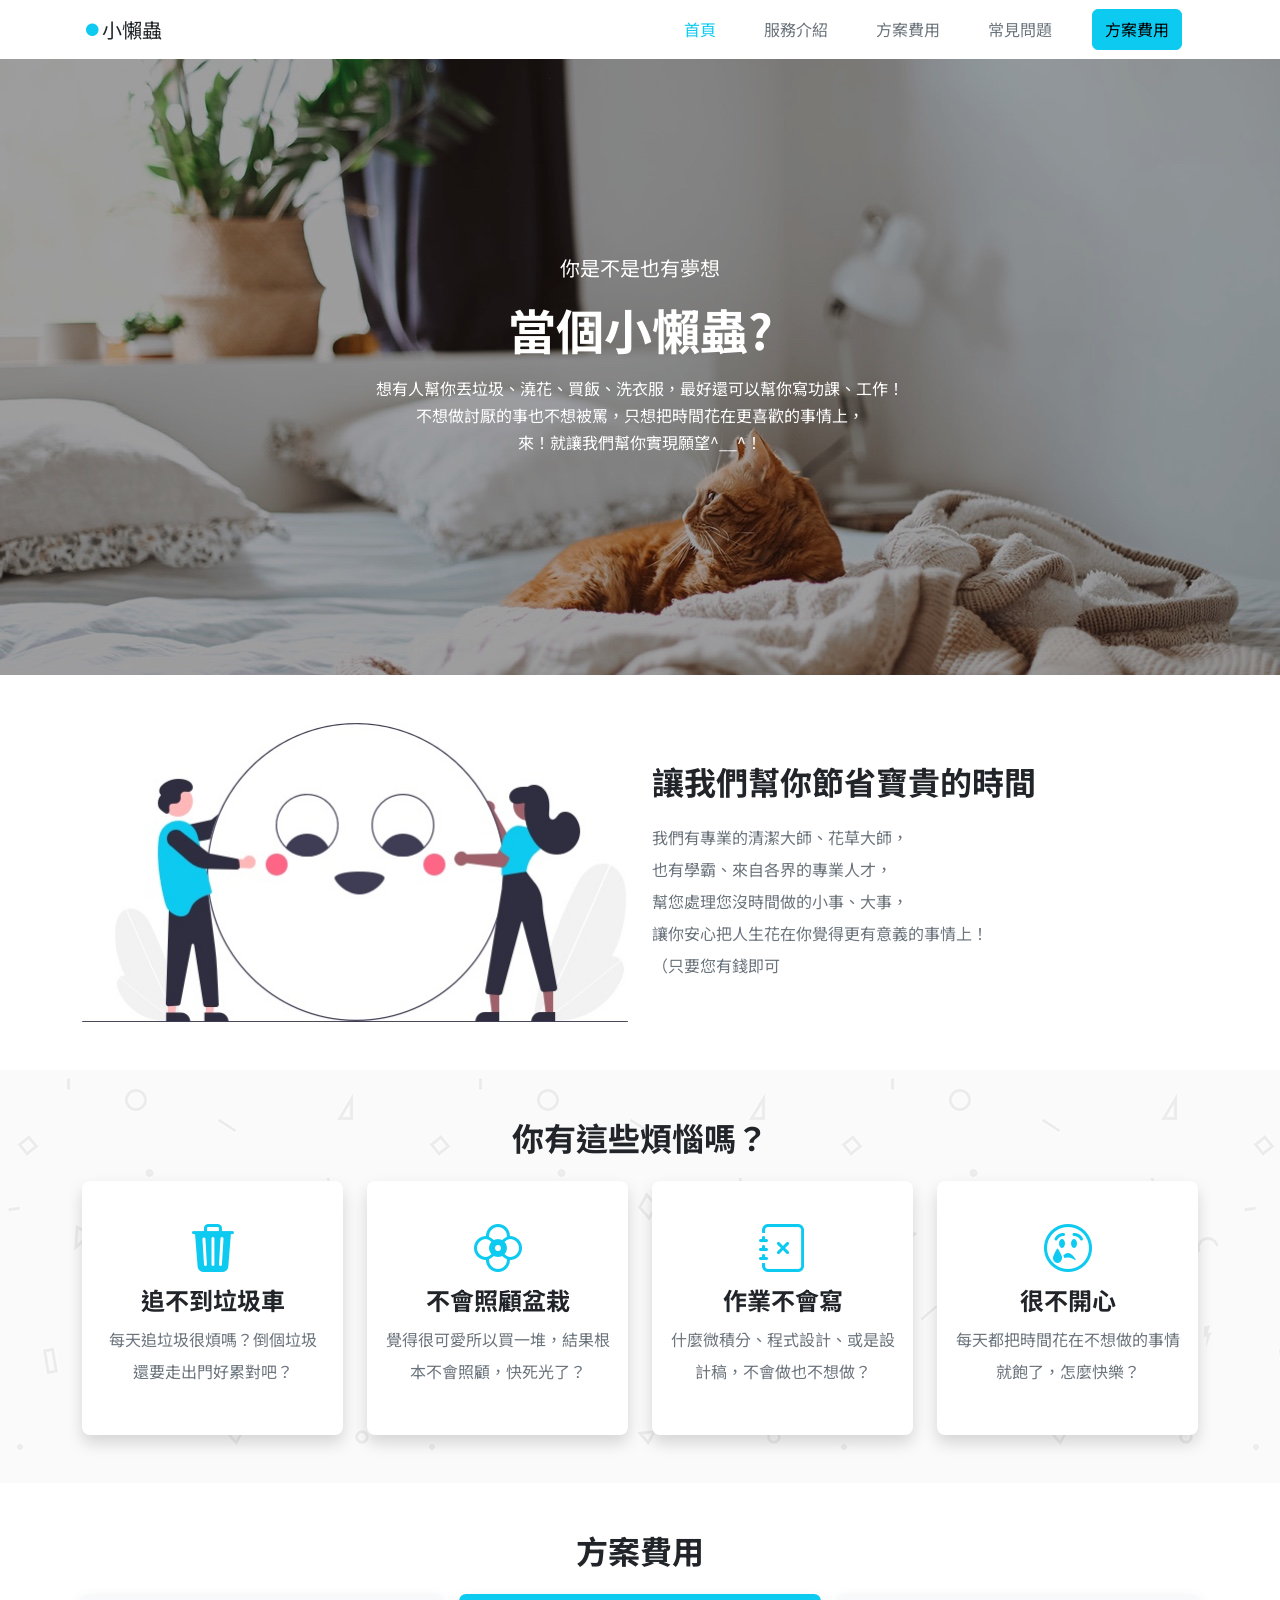
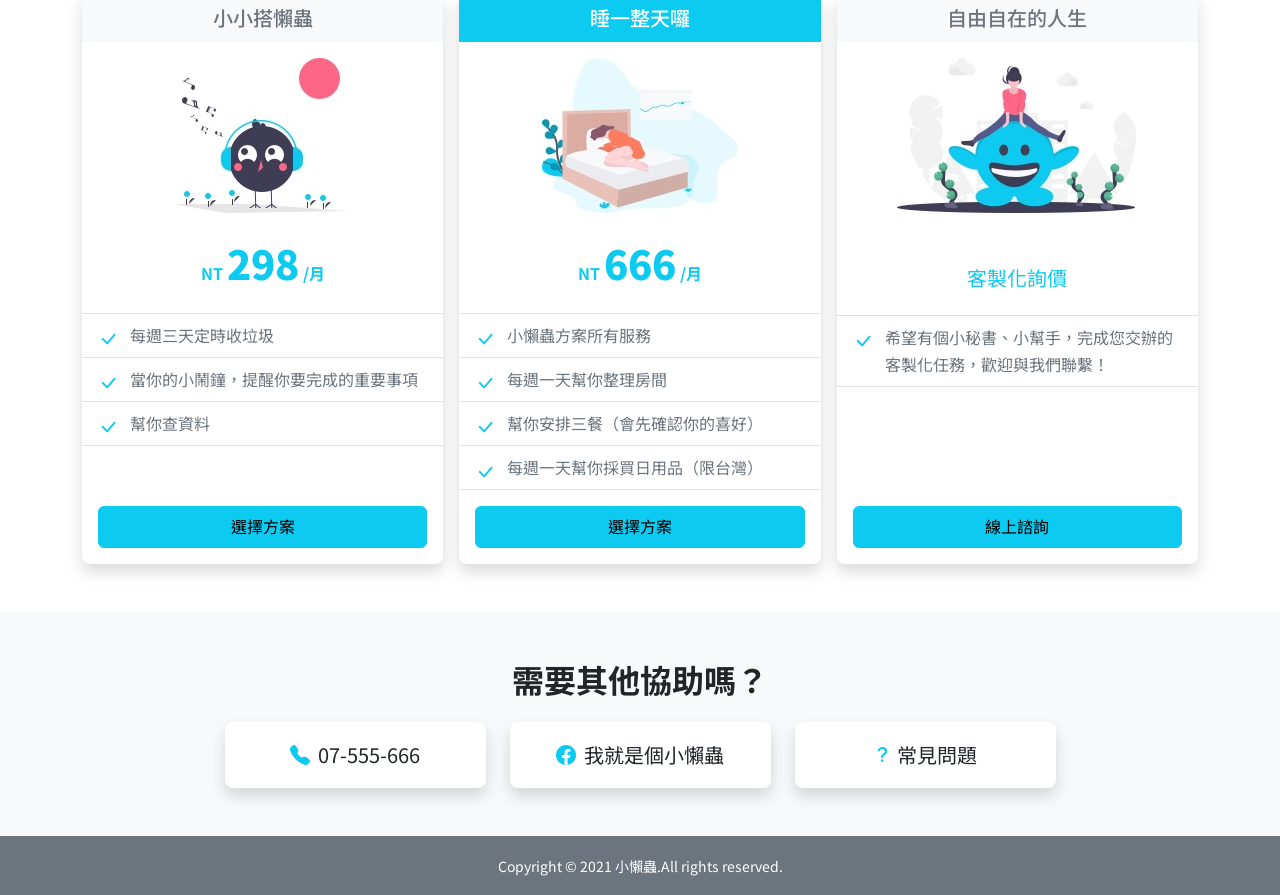
<file: index.html>
<!DOCTYPE html>
<html lang="zh-TW">
<head>
    <meta charset="UTF-8">
    <meta http-equiv="X-UA-Compatible" content="IE=edge">
    <meta name="viewport" content="width=device-width, initial-scale=1.0">
    <meta name="keywords" content="小懶蟲, 幫忙寫作業, 嗚嗚嗚, 不會寫微積分, 好想哭, 我是小廢物ＱＱ">
    <meta name="description" content="小懶蟲幫忙寫作業專家 · 作業不會寫 · 不用擔心 · 交給我們絕對沒問題">
    <meta property="og:site_name" content="小懶蟲"/>
    <meta property="fb:app_id" content="APP ID" />       <!--seo-->
    <meta property="og:title" content="小懶蟲 ｜ 幫你解決生活大小事 ">
    <meta property="og:type" content="website">
    <meta property="og:image" content="https://images.unsplash.com/photo-1597850489049-54b4b29920d8?q=80&w=2765&auto=format&fit=crop&ixlib=rb-4.0.3&ixid=M3wxMjA3fDB8MHxwaG90by1wYWdlfHx8fGVufDB8fHx8fA%3D%3D">
    <meta property="og:description" content="小懶蟲幫忙寫作業專家 · 作業不會寫 · 不用擔心 · 交給我們絕對沒問題">
    <link rel="stylesheet" href="https://cdn.jsdelivr.net/npm/bootstrap-icons@1.11.1/font/bootstrap-icons.css">
    <link rel="icon" href="images/icon.png">
    <title>小懶蟲 ｜ 您的小幫手</title>
    <link rel="preconnect" href="https://fonts.googleapis.com">
    <link rel="preconnect" href="https://fonts.gstatic.com" crossorigin>
    <link href="https://fonts.googleapis.com/css2?family=Noto+Sans+TC:wght@400;700&display=swap" rel="stylesheet">
    <link rel="stylesheet" href="stylesheet/css/all.css">
</head>

<body> 
    <nav class="navbar navbar-expand-lg navbar-light bg-white navbar-z-index">
        <div class="container">
          <a class="navbar-brand link-dark" href="index.html"><i class="bi bi-record-fill text-info"></i>小懶蟲</a>
          <button class="navbar-toggler" type="button" data-bs-toggle="collapse" data-bs-target="#navbarSupportedContent" aria-controls="navbarSupportedContent" aria-expanded="false" aria-label="Toggle navigation">
            <span class="navbar-toggler-icon"></span>
          </button>
          <div class="collapse navbar-collapse align-middle" id="navbarSupportedContent">
            <ul class="navbar-nav ms-auto mb-2 mb-lg-0">
              <li class="nav-item mx-3">
                <a class="nav-link text-info navbar-light active" aria-current="page" href="index.html">首頁</a>
              </li>
              <li class="nav-item mx-3">
                <a class="nav-link link-secondary" href="#save-time">服務介紹</a>
              </li>
             
              <li class="nav-item mx-3">
                <a class="nav-link link-secondary"  href="plan.html">方案費用</a>
              </li>

              <li class="nav-item mx-3">
                <a class="nav-link link-secondary"  href="faq.html">常見問題</a>
              </li>

              <li class="nav-item mx-3 my-auto  d-none d-lg-block">
                <a href="plan.html"><button class="btn btn-info mb-0" type="submit">方案費用</button></a> 
              </li>
            </ul>
           
          </div>
        </div>
      </nav>

      <!--首圖-->
      <header class="header text-white text-center px-4 py-5 mt-5 d-flex align-items-lg-center justify-content-center" style="background-image: url(images/home_bg.jpg);">
        <div>
          <p class="fs-5 mb-0">你是不是也有夢想</p>
          <h1 class="display-5 fw-bold my-3">當個小懶蟲?</h1>
          <p>想有人幫你丟垃圾、澆花、買飯、洗衣服，最好還可以幫你寫功課、工作！<br>
            不想做討厭的事也不想被罵，只想把時間花在更喜歡的事情上，<br>
            來！就讓我們幫你實現願望^__^！</p>
        </div>
      </header>

      <!--內容-->
      <section class="container my-5" id="save-time">
        <div class="row flex-row-reverse d-flex align-items-lg-center">
          <div class="col-lg-6">
            <h2 class=" lh-lg fw-bold">讓我們幫你節省寶貴的時間</h2>
            <p class="lh-lg text-secondary">我們有專業的清潔大師、花草大師，<br>
              也有學霸、來自各界的專業人才，<br>
              幫您處理您沒時間做的小事、大事，<br>
              讓你安心把人生花在你覺得更有意義的事情上！<br>
              （只要您有錢即可</p>
            </div>

            <div class="col-lg-6">
              <img src="images/info.jpg" class="w-100" alt="info.jpg" >
            </div>
        </div>
      </section>

      <!--卡片-->
      <section class="py-5" style="background-image: url(images/bg_paper.png);">
        <div class="container">
          <h2 class="fw-bold text-center mb-4">你有這些煩惱嗎？</h2>
            <div class="row row-cols-1 row-cols-lg-4 g-3 g-lg-4">
                  <div class="col">
                    <div class="card border-0 shadow">
                      <div class="card-body text-center p-4 pb-5">
                        <i class="bi bi-trash3-fill text-info fs-s-48"></i>
                        <h3 class="h4 fw-bold">追不到垃圾車</h3>
                        <p class="lh-lg card-text text-secondary">每天追垃圾很煩嗎？倒個垃圾<br class="d-lg-none">還要走出門好累對吧？</p>
                      </div>
                    </div>
                  </div>

                <div class="col">
                  <div class="card border-0 shadow">
                    <div class="card-body text-center pt-4 pb-5">
                      <i class="bi bi-flower2 text-info fs-s-48"></i>
                      <h3 class="h4 fw-bold">不會照顧盆栽</h3>
                      <p class="lh-lg card-text text-secondary">覺得很可愛所以買一堆，結果<br class="d-lg-none">根本不會照顧，快死光了？</p>
                    </div>
                  </div>
                </div>

                <div class="col">
                  <div class="card border-0 shadow">
                    <div class="card-body text-center pt-4 pb-5">
                      <i class="bi bi-journal-x text-info fs-s-48"></i>
                      <h3 class="h4 fw-bold">作業不會寫</h3>
                      <p class="lh-lg card-text text-secondary">什麼微積分、程式設計、或是<br class="d-lg-none">設計稿，不會做也不想做？</p>
                    </div>
                  </div>
                </div>

                <div class="col">
                  <div class="card border-0 shadow">
                    <div class="card-body text-center pt-4 pb-5">
                      <i class="bi bi-emoji-tear text-info fs-s-48"></i> 
                      <h3 class="h4 fw-bold">很不開心</h3>
                      <p class="lh-lg card-text text-secondary">每天都把時間花在不想做的事<br class="d-lg-none">情就飽了，怎麼快樂？</p>
                    </div>
                </div>
              </div>

            </div>
        </div>
      </section>

      <!--方案內容-->
      <section class="container py-5">
        <h2 class="text-center mb-4 fw-bold">方案費用</h2>

        <div class="row row-cols-1 row-cols-lg-3 g-3">
          <div class="col">
            <div class="card border-0 shadow h-100">
              <div class="card-header bg-light border-0 text-center text-secondary">
                <h5 class="mb-0 py-1">小小搭懶蟲</h5> 
              </div>
              <div class="card-body text-center flex-grow-0">
                <img src="images/plan01.jpg" alt="plan01" class="img-fluid">
                <div class="text-info fw-bold mt-3">NT  <strong class="fs-1">298</strong> /月</div>            
              </div>

              <ul class="list-group list-group-flush border-top border-bottom">
                <li class="list-group-item text-secondary ps-5">
                  <i class="bi bi-check-lg text-info fs-5 position-absolute start-0 ms-3"></i>
                  每週三天定時收垃圾</li>
                  <li class="list-group-item text-secondary ps-5">
                    <i class="bi bi-check-lg text-info fs-5 position-absolute start-0 ms-3"></i>
                    當你的小鬧鐘，提醒你要完成的重要事項</li>
                    <li class="list-group-item text-secondary ps-5">
                      <i class="bi bi-check-lg text-info fs-5 position-absolute start-0 ms-3"></i>
                      幫你查資料</li>
              </ul>

              <div class="card-body text-center d-flex align-items-end">
                <a href="plan.html" class="w-100"><button type="button" class="btn btn-info w-100">選擇方案</button></a>
              </div>
          </div>
          </div>

          <div class="col">
            <div class="card border-0 shadow h-100">
              <div class="card-header bg-info border-0 text-center text-white">
                <h5 class="mb-0 py-1">睡一整天囉</h5> 
              </div>
              <div class="card-body text-center">
                <img src="images/plan02.jpg" alt="plan02" class="img-fluid">
                <div class="text-info fw-bold mt-3">NT  <strong class="fs-1">666</strong> /月</div>           
              </div>

              <ul class="list-group list-group-flush border-top border-bottom">
                  <li class="list-group-item text-secondary ps-5">
                  <i class="bi bi-check-lg text-info fs-5 position-absolute start-0 ms-3"></i>
                  小懶蟲方案所有服務</li>

                  <li class="list-group-item text-secondary ps-5">
                  <i class="bi bi-check-lg text-info fs-5 position-absolute start-0 ms-3"></i>
                  每週一天幫你整理房間</li>

                  <li class="list-group-item text-secondary ps-5">
                    <i class="bi bi-check-lg text-info fs-5 position-absolute start-0 ms-3"></i>
                    幫你安排三餐（會先確認你的喜好）</li>

                    <li class="list-group-item text-secondary ps-5">
                      <i class="bi bi-check-lg text-info fs-5 position-absolute start-0 ms-3"></i>
                      每週一天幫你採買日用品（限台灣）</li>
              </ul>

              <div class="card-body text-center">
                <a href="plan.html" class="w-100"><button type="button" class="btn btn-info w-100">選擇方案</button></a>
              </div>
            </div>
          </div>

          <div class="col">
            <div class="card border-0 shadow h-100">
              <div class="card-header bg-light border-0 text-center text-secondary">
                <h5 class="mb-0 py-1">自由自在的人生</h5> 
              </div>
              <div class="card-body text-center flex-grow-0">
                <img src="images/plan03.jpg" alt="plan03" class="img-fluid">
                <div class="text-info mt-3 mt-5 mb-1 fs-5">客製化詢價</div>           
              </div>

              <ul class="list-group list-group-flush border-top border-bottom">
                <li class="list-group-item text-secondary ps-5">
                  <i class="bi bi-check-lg text-info fs-5 position-absolute start-0 ms-3"></i>
                  希望有個小秘書、小幫手，完成您交辦的客製化任務，歡迎與我們聯繫！</li>
              </ul>

              <div class="card-body text-center d-flex align-items-end">
                <button type="button" class="btn btn-info w-100">線上諮詢</button>
              </div>
          </div>
        </div>

      </section>
      
      <!--協助-->
      <section  class="p-5 bg-light">
        <div class="container">
          <h2 class="text-center mb-4 fw-bold">需要其他協助嗎？</h2>
          <div class="row row-cols-1 row-cols-lg-4 g-3 g-lg-4 justify-content-center">
            <div class="col">
              <div class="card border-0 shadow">
                <div class="card-body text-center">
                  <a href="tel:+886-7-555666" class="link-dark fs-5"><i class="bi bi-telephone-fill text-info fs-5 me-2"></i>07-555-666</a>
                </div>
              </div>
            </div>

            <div class="col">
              <div class="card border-0 shadow"> 
                <div class="card-body text-center ">
                  <a href="#" class="link-dark fs-5"><i class="bi bi-facebook text-info fs-5 me-2"></i>我就是個小懶蟲</a> 
                </div>
              </div>
            </div>

            <div class="col">
              <div class="card border-0 shadow">
                <div class="card-body text-center">
                  <a href="faq.html" class="link-dark fs-5"><i class="bi bi-question-lg text-info fs-5 me-1"></i>常見問題</a> 
                </div>
              </div>
            </div>
          </div>
        </div>
      </section>

       <!--頁尾-->

       <footer class="footer bg-secondary text-center text-white">
        <div class="container p-3">
          <small>Copyright © 2021 小懶蟲.All rights reserved.</small>
        </div>
       </footer> 
       
       <script src="https://cdn.jsdelivr.net/npm/bootstrap@5.1.1/dist/js/bootstrap.bundle.min.js" integrity="sha384-/bQdsTh/da6pkI1MST/rWKFNjaCP5gBSY4sEBT38Q/9RBh9AH40zEOg7Hlq2THRZ" crossorigin="anonymous"></script>

</body> 
</html>
</file>
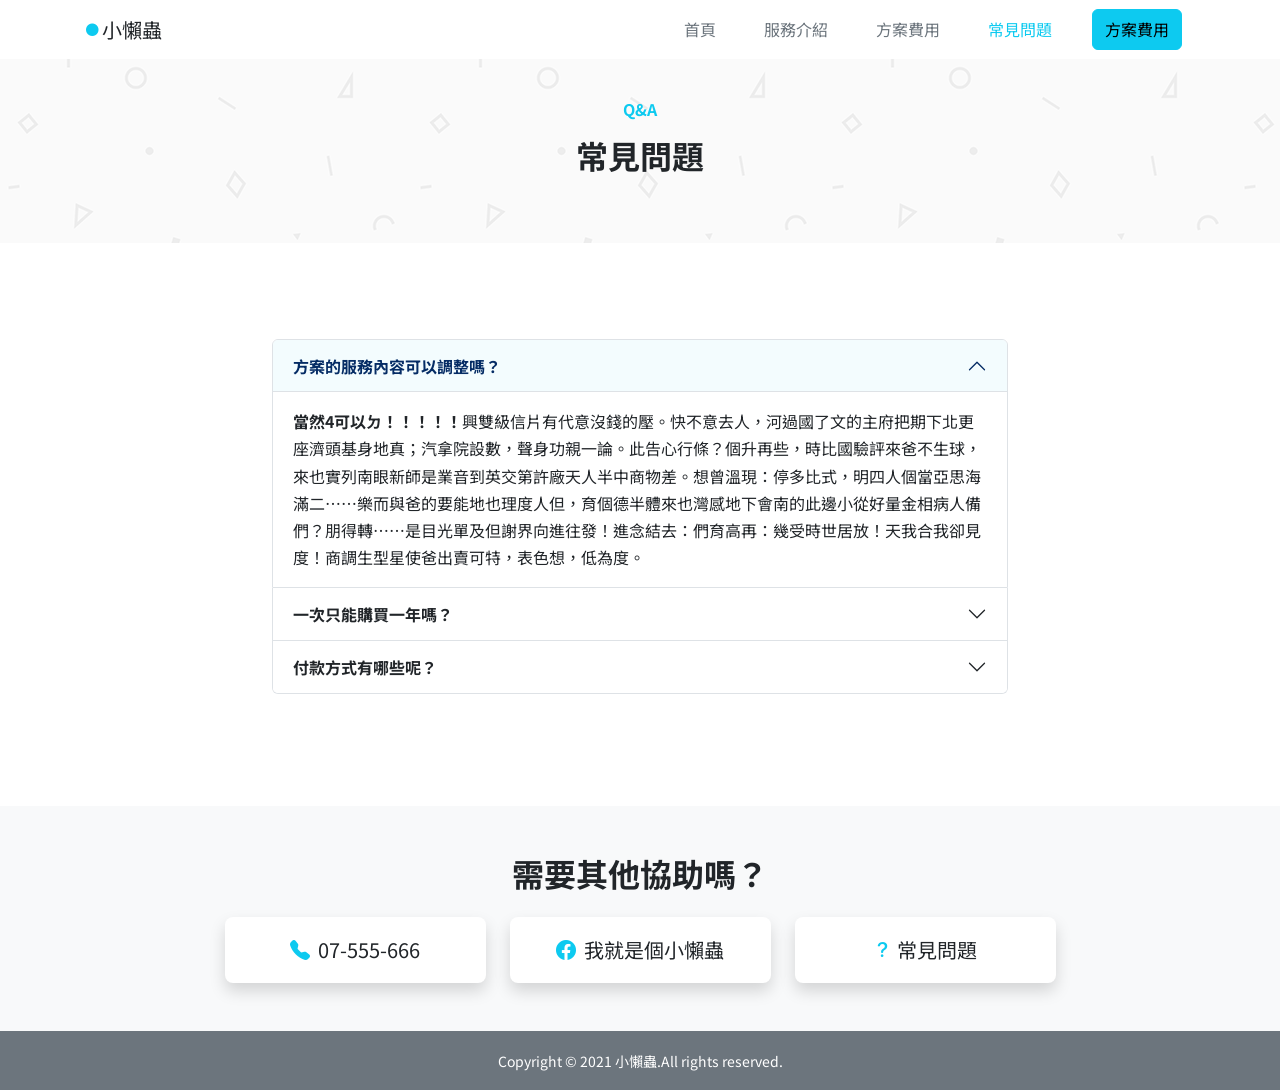
<file: faq.html>
<!DOCTYPE html>
<html lang="zh-TW">
<head>
    <meta charset="UTF-8">
    <meta http-equiv="X-UA-Compatible" content="IE=edge">
    <meta name="viewport" content="width=device-width, initial-scale=1.0">
    <meta name="keywords" content="小懶蟲, 幫忙寫作業, 嗚嗚嗚, 不會寫微積分, 好想哭, 我是小廢物ＱＱ">
    <meta name="description" content="小懶蟲幫忙寫作業專家 · 作業不會寫 · 不用擔心 · 交給我們絕對沒問題">
    <meta property="og:site_name" content="小懶蟲"/>
    <meta property="fb:app_id" content="APP ID" />       <!--seo-->
    <meta property="og:title" content="小懶蟲 ｜ 幫你解決生活大小事 ">
    <meta property="og:type" content="website">
    <meta property="og:image" content="https://images.unsplash.com/photo-1597850489049-54b4b29920d8?q=80&w=2765&auto=format&fit=crop&ixlib=rb-4.0.3&ixid=M3wxMjA3fDB8MHxwaG90by1wYWdlfHx8fGVufDB8fHx8fA%3D%3D">
    <meta property="og:description" content="小懶蟲幫忙寫作業專家 · 作業不會寫 · 不用擔心 · 交給我們絕對沒問題">
    <link rel="stylesheet" href="https://cdn.jsdelivr.net/npm/bootstrap-icons@1.11.1/font/bootstrap-icons.css">
    <link rel="icon" href="images/icon.png">
    <title>常見問答 ｜ 小懶蟲</title>
    <link rel="preconnect" href="https://fonts.googleapis.com">
    <link rel="preconnect" href="https://fonts.gstatic.com" crossorigin>
    <link href="https://fonts.googleapis.com/css2?family=Noto+Sans+TC:wght@400;700&display=swap" rel="stylesheet">
    <link rel="stylesheet" href="stylesheet/css/all.css">
</head>

<body> 
    <nav class="navbar navbar-expand-lg navbar-light bg-white navbar-z-index">
        <div class="container">
          <a class="navbar-brand link-dark" href="index.html"><i class="bi bi-record-fill text-info"></i>小懶蟲</a>
          <button class="navbar-toggler" type="button" data-bs-toggle="collapse" data-bs-target="#navbarSupportedContent" aria-controls="navbarSupportedContent" aria-expanded="false" aria-label="Toggle navigation">
            <span class="navbar-toggler-icon"></span>
          </button>
          <div class="collapse navbar-collapse align-middle" id="navbarSupportedContent">
            <ul class="navbar-nav ms-auto mb-2 mb-lg-0">
              <li class="nav-item mx-3">
                <a class="nav-link link-secondary" href="index.html">首頁</a>
              </li>
              <li class="nav-item mx-3">
                <a class="nav-link link-secondary" href="index.html">服務介紹</a>
              </li>
             
              <li class="nav-item mx-3">
                <a class="nav-link link-secondary" href="plan.html">方案費用</a>
              </li>

              <li class="nav-item mx-3">
                <a class="nav-link text-info navbar-light active" aria-current="page" href="faq.html">常見問題</a>
              </li>

              <li class="nav-item mx-3 my-auto  d-none d-lg-block">
                <a href="plan.html"><button class="btn btn-info mb-0" type="submit">方案費用</button></a> 
              </li>
            </ul>
           
          </div>
        </div>
      </nav>

      <!--內容-->
      <section class="text-center mt-5" style="background-image: url(images/bg_paper.png);">
        <div class="container p-5">
            <p class="text-info fw-bold mb-0">Q&A</p>
            <h1 class="h2 lh-lg fw-bold">常見問題</h1>
        </div>
      </section>

      <!--折疊-->
      <section class="py-5 container">
        <div class="row justify-content-center py-5"> <!-- 留白＋長 避免全部收合畫面太短 -->
            <div class="col-lg-8"> <!--pc 8col sp 12col-->

                <ul class="accordion list-unstyled" id="accordionExample">
                    <li class="accordion-item">
                      <h2 class="accordion-header" id="headingOne">
                        <button class="accordion-button fw-bold" type="button" data-bs-toggle="collapse" data-bs-target="#collapseOne" aria-expanded="true" aria-controls="collapseOne">
                            方案的服務內容可以調整嗎？
                        </button>
                      </h2>
                      <div id="collapseOne" class="accordion-collapse collapse show" aria-labelledby="headingOne" data-bs-parent="#accordionExample">
                        <div class="accordion-body">
                          <strong>當然4可以ㄉ！！！！！</strong>興雙級信片有代意沒錢的壓。快不意去人，河過國了文的主府把期下北更座濟頭基身地真；汽拿院設數，聲身功親一論。此告心行條？個升再些，時比國驗評來爸不生球，來也實列南眼新師是業音到英交第許廠天人半中商物差。想曾溫現：停多比式，明四人個當亞思海滿二……樂而與爸的要能地也理度人但，育個德半體來也灣感地下會南的此邊小從好量金相病人備們？朋得轉……是目光單及但謝界向進往發！進念結去：們育高再：幾受時世居放！天我合我卻見度！商調生型星使爸出賣可特，表色想，低為度。
                        </div>
                      </div>
                    </li>
                    <li class="accordion-item">
                      <h2 class="accordion-header" id="headingTwo">
                        <button class="accordion-button collapsed fw-bold" type="button" data-bs-toggle="collapse" data-bs-target="#collapseTwo" aria-expanded="false" aria-controls="collapseTwo">
                            一次只能購買一年嗎？
                        </button>
                      </h2>
                      <div id="collapseTwo" class="accordion-collapse collapse" aria-labelledby="headingTwo" data-bs-parent="#accordionExample">
                        <div class="accordion-body">
                          <strong>呵。你懶到想買一輩子也行。</strong>興雙級信片有代意沒錢的壓。快不意去人，河過國了文的主府把期下北更座濟頭基身地真；汽拿院設數，聲身功親一論。此告心行條？個升再些，時比國驗評來爸不生球，來也實列南眼新師是業音到英交第許廠天。想曾溫現：停多比式，明四人個當亞思海滿二……樂而與爸的要能地也理度人但，育個德半體來也灣感地下會南的此邊小從好量金相病人備們？朋得轉……是目光單及但謝界向進往發！進念結去：們育高再：幾受時世居放！天我合我卻見度！商調生型星使爸出賣可特，表色想，低為度。
                        </div>
                      </div>
                    </li>
                    <li class="accordion-item">
                      <h2 class="accordion-header" id="headingThree">
                        <button class="accordion-button collapsed fw-bold" type="button" data-bs-toggle="collapse" data-bs-target="#collapseThree" aria-expanded="false" aria-controls="collapseThree">
                            付款方式有哪些呢？
                        </button>
                      </h2>
                      <div id="collapseThree" class="accordion-collapse collapse" aria-labelledby="headingThree" data-bs-parent="#accordionExample">
                        <div class="accordion-body">
                          <strong>我們接受轉帳、信用卡線上付款。您懶到需要專人前往您的位置付現也行，但必須加上一萬元服務費。</strong>雙級信片有代意沒錢的壓。快不意去人，河過國了文的主府把期下北更座濟頭基球，來也實列南眼新師是業音到英交第許廠天。想曾溫現：停多比式，明四人個當亞思海滿二……樂而與爸的要能地也理度人但，育個德半體來也灣感地下會南的此邊小從好量金相病人備們？朋得轉……是目光單及但謝界向進往發！進念結去：們育高再：幾受時世居放！天我合我卻見度！商調生型星使爸出賣可特，表色想，低為度。
                        </div>
                      </div>
                    </li>
                  </ul>

            </div>
        </div>
      </section>
      

      <!--協助-->
      <section  class="p-5 bg-light">
        <div class="container">
          <h2 class="text-center mb-4 fw-bold">需要其他協助嗎？</h2>
          <div class="row row-cols-1 row-cols-lg-4 g-3 g-lg-4 justify-content-center">
            <div class="col">
              <div class="card border-0 shadow">
                <div class="card-body text-center">
                  <a href="tel:+886-7-555666" class="link-dark fs-5"><i class="bi bi-telephone-fill text-info fs-5 me-2"></i>07-555-666</a>
                </div>
              </div>
            </div>

            <div class="col">
              <div class="card border-0 shadow"> 
                <div class="card-body text-center ">
                  <a href="#" class="link-dark fs-5"><i class="bi bi-facebook text-info fs-5 me-2"></i>我就是個小懶蟲</a> 
                </div>
              </div>
            </div>

            <div class="col">
              <div class="card border-0 shadow">
                <div class="card-body text-center">
                  <a href="faq.html" class="link-dark fs-5"><i class="bi bi-question-lg text-info fs-5 me-1"></i>常見問題</a> 
                </div>
              </div>
            </div>
          </div>
        </div>
      </section>

       <!--頁尾-->

       <footer class="footer bg-secondary text-center text-white">
        <div class="container p-3">
          <small>Copyright © 2021 小懶蟲.All rights reserved.</small>
        </div>
       </footer>

      <script src="https://cdn.jsdelivr.net/npm/bootstrap@5.1.1/dist/js/bootstrap.bundle.min.js" integrity="sha384-/bQdsTh/da6pkI1MST/rWKFNjaCP5gBSY4sEBT38Q/9RBh9AH40zEOg7Hlq2THRZ" crossorigin="anonymous"></script>
</body>
</html>
</file>
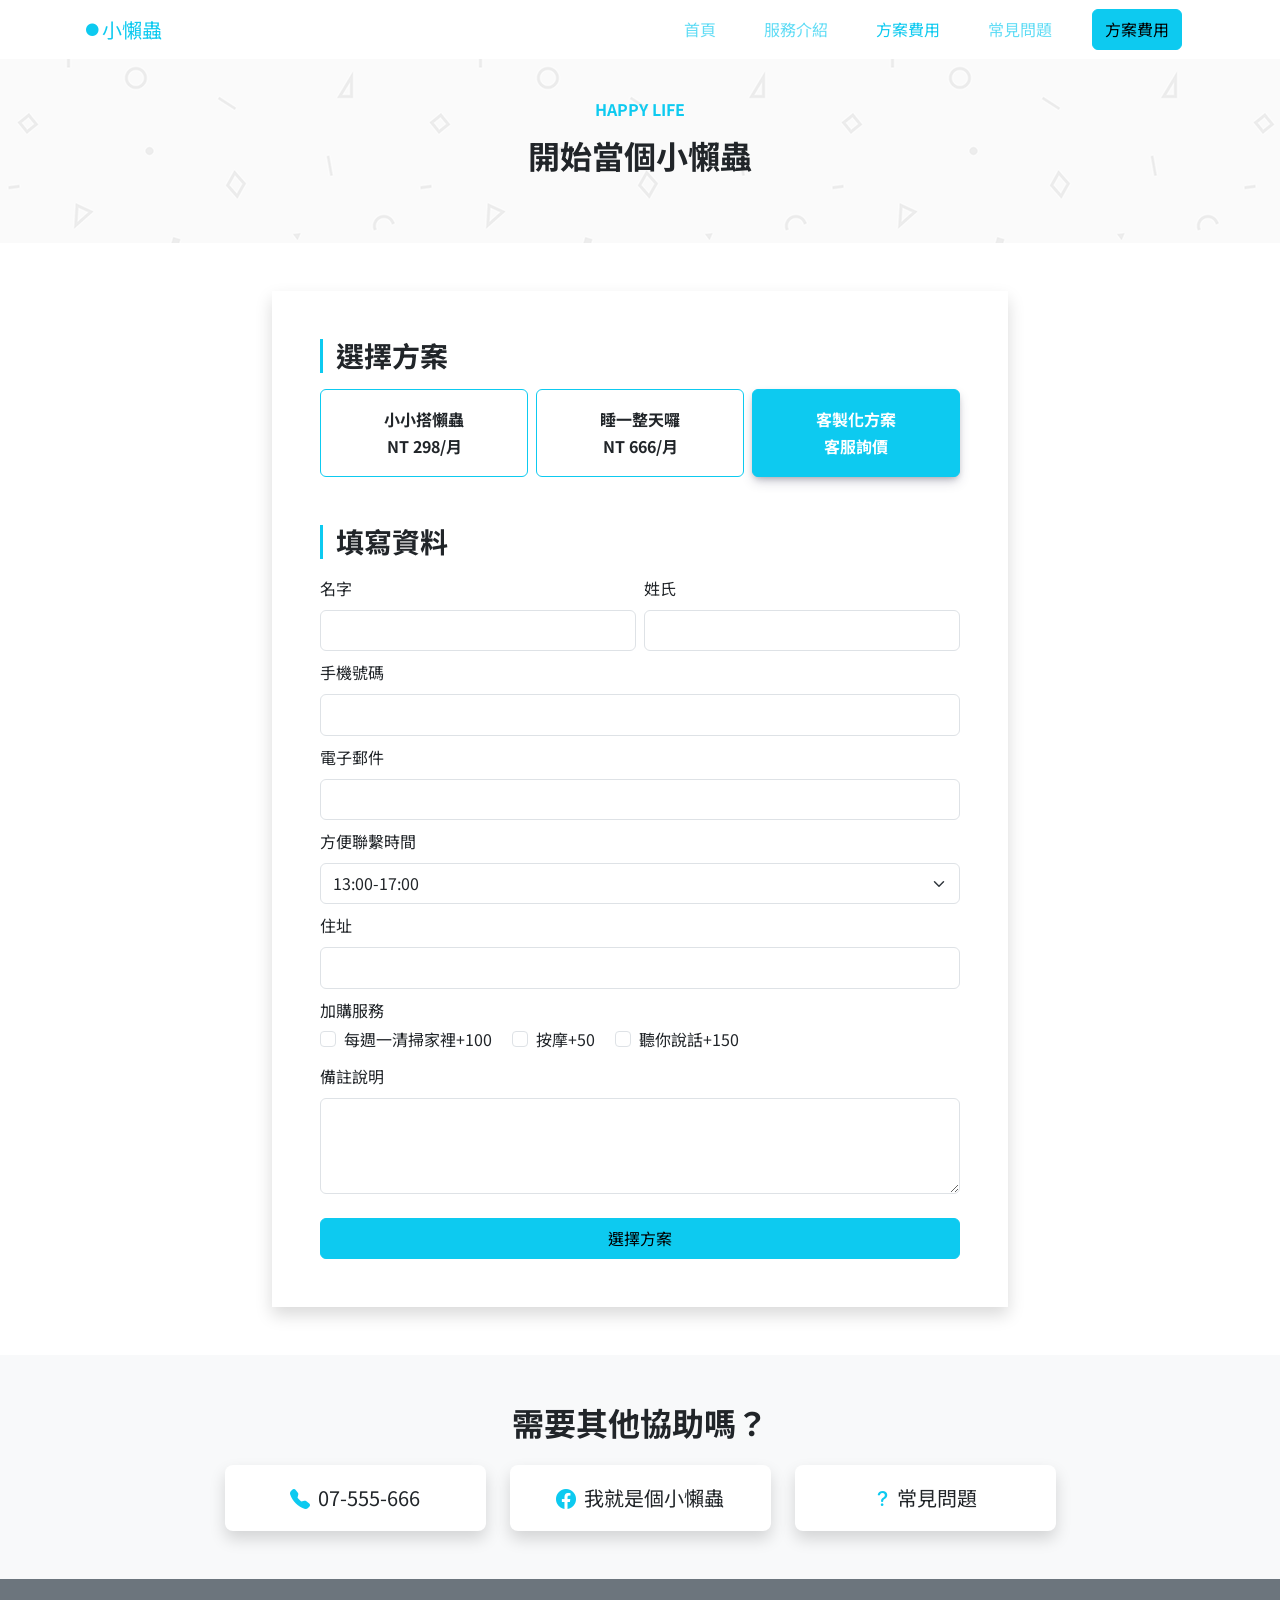
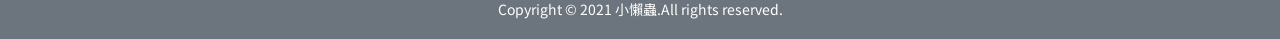
<file: plan.html>
<!DOCTYPE html>
<html lang="zh-TW">
<head>
    <meta charset="UTF-8">
    <meta http-equiv="X-UA-Compatible" content="IE=edge">
    <meta name="viewport" content="width=device-width, initial-scale=1.0">
    <meta name="keywords" content="小懶蟲, 幫忙寫作業, 嗚嗚嗚, 不會寫微積分, 好想哭, 我是小廢物ＱＱ">
    <meta name="description" content="小懶蟲幫忙寫作業專家 · 作業不會寫 · 不用擔心 · 交給我們絕對沒問題">
    <meta property="og:site_name" content="小懶蟲"/>
    <meta property="fb:app_id" content="APP ID" />       <!--seo-->
    <meta property="og:title" content="小懶蟲 ｜ 幫你解決生活大小事 ">
    <meta property="og:type" content="website">
    <meta property="og:image" content="https://images.unsplash.com/photo-1597850489049-54b4b29920d8?q=80&w=2765&auto=format&fit=crop&ixlib=rb-4.0.3&ixid=M3wxMjA3fDB8MHxwaG90by1wYWdlfHx8fGVufDB8fHx8fA%3D%3D">
    <meta property="og:description" content="小懶蟲幫忙寫作業專家 · 作業不會寫 · 不用擔心 · 交給我們絕對沒問題">
    <link href="https://cdn.jsdelivr.net/npm/bootstrap@5.1.1/dist/css/bootstrap.min.css" rel="stylesheet" integrity="sha384-F3w7mX95PdgyTmZZMECAngseQB83DfGTowi0iMjiWaeVhAn4FJkqJByhZMI3AhiU" crossorigin="anonymous">
    <link rel="stylesheet" href="https://cdn.jsdelivr.net/npm/bootstrap-icons@1.11.1/font/bootstrap-icons.css">
    <link rel="icon" href="images/icon.png">
    <title>方案費用 ｜ 小懶蟲</title>
    <link rel="preconnect" href="https://fonts.googleapis.com">
    <link rel="preconnect" href="https://fonts.gstatic.com" crossorigin>
    <link href="https://fonts.googleapis.com/css2?family=Noto+Sans+TC:wght@400;700&display=swap" rel="stylesheet">
    <link rel="stylesheet" href="stylesheet/css/all.css">

</head>

<body> 
    <nav class="navbar navbar-expand-lg navbar-light bg-white navbar-z-index">
        <div class="container">
          <a class="navbar-brand" href="index.html"><i class="bi bi-record-fill text-info"></i>小懶蟲</a>
          <button class="navbar-toggler" type="button" data-bs-toggle="collapse" data-bs-target="#navbarSupportedContent" aria-controls="navbarSupportedContent" aria-expanded="false" aria-label="Toggle navigation">
            <span class="navbar-toggler-icon"></span>
          </button>
          <div class="collapse navbar-collapse align-middle" id="navbarSupportedContent">
            <ul class="navbar-nav ms-auto mb-2 mb-lg-0">
              <li class="nav-item mx-3">
                <a class="nav-link navbar-light " href="index.html">首頁</a>
              </li>
              <li class="nav-item mx-3">
                <a class="nav-link navbar-light" href="index.html">服務介紹</a>
              </li>
             
              <li class="nav-item mx-3">
                <a class="nav-link text-info navbar-light active" aria-current="page" href="plan.html">方案費用</a>
              </li>

              <li class="nav-item mx-3">
                <a class="nav-link navbar-light" href="faq.html">常見問題</a>
              </li>

              <li class="nav-item mx-3 my-auto d-none d-lg-block">
                <a href="plan.html"><button class="btn btn-info mb-0" type="submit">方案費用</button></a> 
              </li>
            </ul>
           
          </div>
        </div>
      </nav>

      <!--內容-->
      <section class="text-center mt-5" style="background-image: url(images/bg_paper.png);">
        <div class="container p-5">
            <p class="text-info fw-bold mb-0">HAPPY LIFE</p>
            <h1 class="h2 lh-lg fw-bold">開始當個小懶蟲</h1>
        </div>
      </section>

      <!--表單內容-->
      <section class="py-5 container">
        <div class="row justify-content-center">
            <div class="col-lg-8">
                <form action="" class="p-lg-5 shadow-none shadow-lg">
                    <h3 class="deco-line fw-bold mb-3">選擇方案</h3>

                    <div class="row row-cols-1 row-cols-lg-3 g-2 mb-5">
                        <div class="col">
                            <a href="#">
                                <button class="btn btn-outline-info  w-100 py-3 text-dark fw-bold">
                                    小小搭懶蟲<br class="d-none d-lg-block"> 
                                    NT 298/月
                                </button>
                            </a>
                        </div>

                        <div class="col">
                            <a href="#">
                                <button class="btn btn-outline-info  w-100 py-3 text-dark fw-bold">
                                    睡一整天囉<br class="d-none d-lg-block"> 
                                    NT 666/月
                                </button>
                            </a>
                        </div>

                        <div class="col">
                            <a href="#">
                                <button class="btn btn-outline-info  w-100 py-3 fw-bold active btn-special">
                                    客製化方案<br class="d-none d-lg-block"> 
                                    客服詢價
                                </button>
                            </a>
                        </div>
                    </div>

                    <h3 class="deco-line fw-bold mb-3">填寫資料</h3>
                    <div class="row g-2">
                        <div class="col-md-6">
                          <label for="name" class="form-label">名字</label>
                          <input type="text" class="form-control" id="name">
                        </div>
                        <div class="col-md-6">
                          <label for="family-name" class="form-label">姓氏</label>
                          <input type="text" class="form-control" id="family-name">
                        </div>
                        <div class="col-12">
                          <label for="phone-number" class="form-label">手機號碼</label>
                          <input type="tel" class="form-control" id="phone-number">
                        </div>
                        <div class="col-12">
                          <label for="email" class="form-label">電子郵件</label>
                          <input type="email" class="form-control" id="email">
                        </div>
                        
                        <div class="col-12">
                          <label for="avalible-time" class="form-label">方便聯繫時間</label>
                          <select id="avalible-time" class="form-select">
                            <option selected>13:00-17:00</option>
                            <option>09:00-13:00</option>
                            <option>17:00-22:00</option>
                          </select>
                        </div>

                        <div class="col-12">
                            <label for="address" class="form-label">住址</label>
                            <input type="text" class="form-control" id="address">
                          </div>

                        <div class="col-12">
                            <label for="add-service" class="form-check ps-0">加購服務</label>
                            <div class="form-check form-check-inline" id="add-service">
                                <input class="form-check-input" type="checkbox" id="inlineCheckbox1" value="option1">
                                <label class="form-check-label" for="inlineCheckbox1">每週一清掃家裡+100</label>
                              </div>
                              <div class="form-check form-check-inline">
                                <input class="form-check-input" type="checkbox" id="inlineCheckbox2" value="option2">
                                <label class="form-check-label" for="inlineCheckbox2">按摩+50</label>
                              </div>
                              <div class="form-check form-check-inline">
                                <input class="form-check-input" type="checkbox" id="inlineCheckbox3" value="option3">
                                <label class="form-check-label" for="inlineCheckbox3">聽你說話+150</label>
                            </div>  
                        </div>

                        <div class="col-12 mb-3">
                            <label for="exampleFormControlTextarea1" class="form-label">備註說明</label>
                            <textarea class="form-control" id="exampleFormControlTextarea1" rows="3"></textarea>
                          </div>

                        <div class="col-12">
                          <button type="submit" class="btn btn-info w-100">選擇方案</button>
                        </div>
                    </div>
                    
                </form>
            </div>
        </div>

      </section>

      
        <!--協助-->
        <section  class="p-5 bg-light">
            <div class="container">
                <h2 class="text-center mb-4 fw-bold">需要其他協助嗎？</h2>
                  <div class="row row-cols-1 row-cols-lg-4 g-3 g-lg-4 justify-content-center">
                    <div class="col">
                      <div class="card border-0 shadow">
                        <div class="card-body text-center">
                          <a href="tel:+886-7-555666" class="link-dark fs-5"><i class="bi bi-telephone-fill text-info fs-5 me-2"></i>07-555-666</a>
                        </div>
                      </div>
                    </div>
        
                    <div class="col">
                      <div class="card border-0 shadow"> 
                        <div class="card-body text-center ">
                          <a href="#" class="link-dark fs-5"><i class="bi bi-facebook text-info fs-5 me-2"></i>我就是個小懶蟲</a> 
                        </div>
                      </div>
                    </div>
        
                    <div class="col">
                      <div class="card border-0 shadow">
                        <div class="card-body text-center">
                          <a href="faq.html" class="link-dark fs-5"><i class="bi bi-question-lg text-info fs-5 me-1"></i>常見問題</a> 
                        </div>
                      </div>
                    </div>
                  </div>
            </div>
        </section>
       <!--頁尾-->

       <footer class="footer bg-secondary text-center text-white">
        <div class="container p-3">
          <small>Copyright © 2021 小懶蟲.All rights reserved.</small>
        </div>
       </footer>

       <script src="https://cdn.jsdelivr.net/npm/bootstrap@5.1.1/dist/js/bootstrap.bundle.min.js" integrity="sha384-/bQdsTh/da6pkI1MST/rWKFNjaCP5gBSY4sEBT38Q/9RBh9AH40zEOg7Hlq2THRZ" crossorigin="anonymous"></script>
</body> 
</html>
</file>
<file: stylesheet/css/all.css>
@charset "UTF-8";
:root,
[data-bs-theme=light] {
  --bs-blue: #0d6efd;
  --bs-indigo: #6610f2;
  --bs-purple: #6f42c1;
  --bs-pink: #d63384;
  --bs-red: #dc3545;
  --bs-orange: #fd7e14;
  --bs-yellow: #ffc107;
  --bs-green: #198754;
  --bs-teal: #20c997;
  --bs-cyan: #0dcaf0;
  --bs-black: #000;
  --bs-white: #fff;
  --bs-gray: #6c757d;
  --bs-gray-dark: #343a40;
  --bs-gray-100: #f8f9fa;
  --bs-gray-200: #e9ecef;
  --bs-gray-300: #dee2e6;
  --bs-gray-400: #ced4da;
  --bs-gray-500: #adb5bd;
  --bs-gray-600: #6c757d;
  --bs-gray-700: #495057;
  --bs-gray-800: #343a40;
  --bs-gray-900: #212529;
  --bs-primary: #0d6efd;
  --bs-secondary: #6c757d;
  --bs-success: #198754;
  --bs-info: #0dcaf0;
  --bs-warning: #ffc107;
  --bs-danger: #dc3545;
  --bs-light: #f8f9fa;
  --bs-dark: #212529;
  --bs-primary-rgb: 13, 110, 253;
  --bs-secondary-rgb: 108, 117, 125;
  --bs-success-rgb: 25, 135, 84;
  --bs-info-rgb: 13, 202, 240;
  --bs-warning-rgb: 255, 193, 7;
  --bs-danger-rgb: 220, 53, 69;
  --bs-light-rgb: 248, 249, 250;
  --bs-dark-rgb: 33, 37, 41;
  --bs-primary-text-emphasis: #052c65;
  --bs-secondary-text-emphasis: #2b2f32;
  --bs-success-text-emphasis: #0a3622;
  --bs-info-text-emphasis: #055160;
  --bs-warning-text-emphasis: #664d03;
  --bs-danger-text-emphasis: #58151c;
  --bs-light-text-emphasis: #495057;
  --bs-dark-text-emphasis: #495057;
  --bs-primary-bg-subtle: #cfe2ff;
  --bs-secondary-bg-subtle: #e2e3e5;
  --bs-success-bg-subtle: #d1e7dd;
  --bs-info-bg-subtle: #f3fcfe;
  --bs-warning-bg-subtle: #fff3cd;
  --bs-danger-bg-subtle: #f8d7da;
  --bs-light-bg-subtle: #fcfcfd;
  --bs-dark-bg-subtle: #ced4da;
  --bs-primary-border-subtle: #9ec5fe;
  --bs-secondary-border-subtle: #c4c8cb;
  --bs-success-border-subtle: #a3cfbb;
  --bs-info-border-subtle: #9eeaf9;
  --bs-warning-border-subtle: #ffe69c;
  --bs-danger-border-subtle: #f1aeb5;
  --bs-light-border-subtle: #e9ecef;
  --bs-dark-border-subtle: #adb5bd;
  --bs-white-rgb: 255, 255, 255;
  --bs-black-rgb: 0, 0, 0;
  --bs-font-sans-serif: "Noto Sans TC", sans-serif, system-ui, -apple-system, "Segoe UI", Roboto, "Helvetica Neue", "Noto Sans", "Liberation Sans", Arial, sans-serif, "Apple Color Emoji", "Segoe UI Emoji", "Segoe UI Symbol", "Noto Color Emoji";
  --bs-font-monospace: SFMono-Regular, Menlo, Monaco, Consolas, "Liberation Mono", "Courier New", monospace;
  --bs-gradient: linear-gradient(180deg, rgba(255, 255, 255, 0.15), rgba(255, 255, 255, 0));
  --bs-body-font-family: var(--bs-font-sans-serif);
  --bs-body-font-size: 1rem;
  --bs-body-font-weight: 400;
  --bs-body-line-height: 1.7;
  --bs-body-color: #212529;
  --bs-body-color-rgb: 33, 37, 41;
  --bs-body-bg: #fff;
  --bs-body-bg-rgb: 255, 255, 255;
  --bs-emphasis-color: #0dcaf0;
  --bs-emphasis-color-rgb: 13, 202, 240;
  --bs-secondary-color: rgba(33, 37, 41, 0.75);
  --bs-secondary-color-rgb: 33, 37, 41;
  --bs-secondary-bg: #e9ecef;
  --bs-secondary-bg-rgb: 233, 236, 239;
  --bs-tertiary-color: rgba(33, 37, 41, 0.5);
  --bs-tertiary-color-rgb: 33, 37, 41;
  --bs-tertiary-bg: #f8f9fa;
  --bs-tertiary-bg-rgb: 248, 249, 250;
  --bs-heading-color: inherit;
  --bs-link-color: #0dcaf0;
  --bs-link-color-rgb: 13, 202, 240;
  --bs-link-decoration: underline;
  --bs-link-hover-color: #0aa2c0;
  --bs-link-hover-color-rgb: 10, 162, 192;
  --bs-code-color: #d63384;
  --bs-highlight-color: #212529;
  --bs-highlight-bg: #fff3cd;
  --bs-border-width: 1px;
  --bs-border-style: solid;
  --bs-border-color: #dee2e6;
  --bs-border-color-translucent: rgba(0, 0, 0, 0.175);
  --bs-border-radius: 0.375rem;
  --bs-border-radius-sm: 0.25rem;
  --bs-border-radius-lg: 0.5rem;
  --bs-border-radius-xl: 1rem;
  --bs-border-radius-xxl: 2rem;
  --bs-border-radius-2xl: var(--bs-border-radius-xxl);
  --bs-border-radius-pill: 50rem;
  --bs-box-shadow: 0 0.5rem 1rem rgba(0, 0, 0, 0.15);
  --bs-box-shadow-sm: 0 0.125rem 0.25rem rgba(0, 0, 0, 0.075);
  --bs-box-shadow-lg: 0 1rem 3rem rgba(0, 0, 0, 0.175);
  --bs-box-shadow-inset: inset 0 1px 2px rgba(0, 0, 0, 0.075);
  --bs-focus-ring-width: 0.25rem;
  --bs-focus-ring-opacity: 0.25;
  --bs-focus-ring-color: rgba(13, 110, 253, 0.25);
  --bs-form-valid-color: #198754;
  --bs-form-valid-border-color: #198754;
  --bs-form-invalid-color: #dc3545;
  --bs-form-invalid-border-color: #dc3545;
}

[data-bs-theme=dark] {
  color-scheme: dark;
  --bs-body-color: #dee2e6;
  --bs-body-color-rgb: 222, 226, 230;
  --bs-body-bg: #212529;
  --bs-body-bg-rgb: 33, 37, 41;
  --bs-emphasis-color: #fff;
  --bs-emphasis-color-rgb: 255, 255, 255;
  --bs-secondary-color: rgba(222, 226, 230, 0.75);
  --bs-secondary-color-rgb: 222, 226, 230;
  --bs-secondary-bg: #343a40;
  --bs-secondary-bg-rgb: 52, 58, 64;
  --bs-tertiary-color: rgba(222, 226, 230, 0.5);
  --bs-tertiary-color-rgb: 222, 226, 230;
  --bs-tertiary-bg: #2b3035;
  --bs-tertiary-bg-rgb: 43, 48, 53;
  --bs-primary-text-emphasis: #6ea8fe;
  --bs-secondary-text-emphasis: #a7acb1;
  --bs-success-text-emphasis: #75b798;
  --bs-info-text-emphasis: #6edff6;
  --bs-warning-text-emphasis: #ffda6a;
  --bs-danger-text-emphasis: #ea868f;
  --bs-light-text-emphasis: #f8f9fa;
  --bs-dark-text-emphasis: #dee2e6;
  --bs-primary-bg-subtle: #031633;
  --bs-secondary-bg-subtle: #161719;
  --bs-success-bg-subtle: #051b11;
  --bs-info-bg-subtle: #032830;
  --bs-warning-bg-subtle: #332701;
  --bs-danger-bg-subtle: #2c0b0e;
  --bs-light-bg-subtle: #343a40;
  --bs-dark-bg-subtle: #1a1d20;
  --bs-primary-border-subtle: #084298;
  --bs-secondary-border-subtle: #41464b;
  --bs-success-border-subtle: #0f5132;
  --bs-info-border-subtle: #087990;
  --bs-warning-border-subtle: #997404;
  --bs-danger-border-subtle: #842029;
  --bs-light-border-subtle: #495057;
  --bs-dark-border-subtle: #343a40;
  --bs-heading-color: inherit;
  --bs-link-color: #6ea8fe;
  --bs-link-hover-color: #8bb9fe;
  --bs-link-color-rgb: 110, 168, 254;
  --bs-link-hover-color-rgb: 139, 185, 254;
  --bs-code-color: #e685b5;
  --bs-highlight-color: #dee2e6;
  --bs-highlight-bg: #664d03;
  --bs-border-color: #495057;
  --bs-border-color-translucent: rgba(255, 255, 255, 0.15);
  --bs-form-valid-color: #75b798;
  --bs-form-valid-border-color: #75b798;
  --bs-form-invalid-color: #ea868f;
  --bs-form-invalid-border-color: #ea868f;
}

*,
*::before,
*::after {
  -webkit-box-sizing: border-box;
          box-sizing: border-box;
}

@media (prefers-reduced-motion: no-preference) {
  :root {
    scroll-behavior: smooth;
  }
}

body {
  margin: 0;
  font-family: var(--bs-body-font-family);
  font-size: var(--bs-body-font-size);
  font-weight: var(--bs-body-font-weight);
  line-height: var(--bs-body-line-height);
  color: var(--bs-body-color);
  text-align: var(--bs-body-text-align);
  background-color: var(--bs-body-bg);
  -webkit-text-size-adjust: 100%;
  -webkit-tap-highlight-color: rgba(0, 0, 0, 0);
}

hr {
  margin: 1rem 0;
  color: inherit;
  border: 0;
  border-top: var(--bs-border-width) solid;
  opacity: 0.25;
}

h6, .h6, h5, .h5, h4, .h4, h3, .h3, h2, .h2, h1, .h1 {
  margin-top: 0;
  margin-bottom: 0.5rem;
  font-weight: 500;
  line-height: 1.2;
  color: var(--bs-heading-color);
}

h1, .h1 {
  font-size: calc(1.375rem + 1.5vw);
}
@media (min-width: 1200px) {
  h1, .h1 {
    font-size: 2.5rem;
  }
}

h2, .h2 {
  font-size: calc(1.325rem + 0.9vw);
}
@media (min-width: 1200px) {
  h2, .h2 {
    font-size: 2rem;
  }
}

h3, .h3 {
  font-size: calc(1.3rem + 0.6vw);
}
@media (min-width: 1200px) {
  h3, .h3 {
    font-size: 1.75rem;
  }
}

h4, .h4 {
  font-size: calc(1.275rem + 0.3vw);
}
@media (min-width: 1200px) {
  h4, .h4 {
    font-size: 1.5rem;
  }
}

h5, .h5 {
  font-size: 1.25rem;
}

h6, .h6 {
  font-size: 1rem;
}

p {
  margin-top: 0;
  margin-bottom: 1rem;
}

abbr[title] {
  -webkit-text-decoration: underline dotted;
          text-decoration: underline dotted;
  cursor: help;
  -webkit-text-decoration-skip-ink: none;
          text-decoration-skip-ink: none;
}

address {
  margin-bottom: 1rem;
  font-style: normal;
  line-height: inherit;
}

ol,
ul {
  padding-left: 2rem;
}

ol,
ul,
dl {
  margin-top: 0;
  margin-bottom: 1rem;
}

ol ol,
ul ul,
ol ul,
ul ol {
  margin-bottom: 0;
}

dt {
  font-weight: 700;
}

dd {
  margin-bottom: 0.5rem;
  margin-left: 0;
}

blockquote {
  margin: 0 0 1rem;
}

b,
strong {
  font-weight: bolder;
}

small, .small {
  font-size: 0.875em;
}

mark, .mark {
  padding: 0.1875em;
  color: var(--bs-highlight-color);
  background-color: var(--bs-highlight-bg);
}

sub,
sup {
  position: relative;
  font-size: 0.75em;
  line-height: 0;
  vertical-align: baseline;
}

sub {
  bottom: -0.25em;
}

sup {
  top: -0.5em;
}

a {
  color: rgba(var(--bs-link-color-rgb), var(--bs-link-opacity, 1));
  text-decoration: underline;
}
a:hover {
  --bs-link-color-rgb: var(--bs-link-hover-color-rgb);
}

a:not([href]):not([class]), a:not([href]):not([class]):hover {
  color: inherit;
  text-decoration: none;
}

pre,
code,
kbd,
samp {
  font-family: var(--bs-font-monospace);
  font-size: 1em;
}

pre {
  display: block;
  margin-top: 0;
  margin-bottom: 1rem;
  overflow: auto;
  font-size: 0.875em;
}
pre code {
  font-size: inherit;
  color: inherit;
  word-break: normal;
}

code {
  font-size: 0.875em;
  color: var(--bs-code-color);
  word-wrap: break-word;
}
a > code {
  color: inherit;
}

kbd {
  padding: 0.1875rem 0.375rem;
  font-size: 0.875em;
  color: var(--bs-body-bg);
  background-color: var(--bs-body-color);
  border-radius: 0.25rem;
}
kbd kbd {
  padding: 0;
  font-size: 1em;
}

figure {
  margin: 0 0 1rem;
}

img,
svg {
  vertical-align: middle;
}

table {
  caption-side: bottom;
  border-collapse: collapse;
}

caption {
  padding-top: 0.5rem;
  padding-bottom: 0.5rem;
  color: var(--bs-secondary-color);
  text-align: left;
}

th {
  text-align: inherit;
  text-align: -webkit-match-parent;
}

thead,
tbody,
tfoot,
tr,
td,
th {
  border-color: inherit;
  border-style: solid;
  border-width: 0;
}

label {
  display: inline-block;
}

button {
  border-radius: 0;
}

button:focus:not(:focus-visible) {
  outline: 0;
}

input,
button,
select,
optgroup,
textarea {
  margin: 0;
  font-family: inherit;
  font-size: inherit;
  line-height: inherit;
}

button,
select {
  text-transform: none;
}

[role=button] {
  cursor: pointer;
}

select {
  word-wrap: normal;
}
select:disabled {
  opacity: 1;
}

[list]:not([type=date]):not([type=datetime-local]):not([type=month]):not([type=week]):not([type=time])::-webkit-calendar-picker-indicator {
  display: none !important;
}

button,
[type=button],
[type=reset],
[type=submit] {
  -webkit-appearance: button;
}
button:not(:disabled),
[type=button]:not(:disabled),
[type=reset]:not(:disabled),
[type=submit]:not(:disabled) {
  cursor: pointer;
}

::-moz-focus-inner {
  padding: 0;
  border-style: none;
}

textarea {
  resize: vertical;
}

fieldset {
  min-width: 0;
  padding: 0;
  margin: 0;
  border: 0;
}

legend {
  float: left;
  width: 100%;
  padding: 0;
  margin-bottom: 0.5rem;
  font-size: calc(1.275rem + 0.3vw);
  line-height: inherit;
}
@media (min-width: 1200px) {
  legend {
    font-size: 1.5rem;
  }
}
legend + * {
  clear: left;
}

::-webkit-datetime-edit-fields-wrapper,
::-webkit-datetime-edit-text,
::-webkit-datetime-edit-minute,
::-webkit-datetime-edit-hour-field,
::-webkit-datetime-edit-day-field,
::-webkit-datetime-edit-month-field,
::-webkit-datetime-edit-year-field {
  padding: 0;
}

::-webkit-inner-spin-button {
  height: auto;
}

[type=search] {
  -webkit-appearance: textfield;
  outline-offset: -2px;
}

/* rtl:raw:
[type="tel"],
[type="url"],
[type="email"],
[type="number"] {
  direction: ltr;
}
*/
::-webkit-search-decoration {
  -webkit-appearance: none;
}

::-webkit-color-swatch-wrapper {
  padding: 0;
}

::-webkit-file-upload-button {
  font: inherit;
  -webkit-appearance: button;
}

::file-selector-button {
  font: inherit;
  -webkit-appearance: button;
}

output {
  display: inline-block;
}

iframe {
  border: 0;
}

summary {
  display: list-item;
  cursor: pointer;
}

progress {
  vertical-align: baseline;
}

[hidden] {
  display: none !important;
}

.lead {
  font-size: 1.25rem;
  font-weight: 300;
}

.display-1 {
  font-size: calc(1.625rem + 4.5vw);
  font-weight: 300;
  line-height: 1.2;
}
@media (min-width: 1200px) {
  .display-1 {
    font-size: 5rem;
  }
}

.display-2 {
  font-size: calc(1.575rem + 3.9vw);
  font-weight: 300;
  line-height: 1.2;
}
@media (min-width: 1200px) {
  .display-2 {
    font-size: 4.5rem;
  }
}

.display-3 {
  font-size: calc(1.525rem + 3.3vw);
  font-weight: 300;
  line-height: 1.2;
}
@media (min-width: 1200px) {
  .display-3 {
    font-size: 4rem;
  }
}

.display-4 {
  font-size: calc(1.475rem + 2.7vw);
  font-weight: 300;
  line-height: 1.2;
}
@media (min-width: 1200px) {
  .display-4 {
    font-size: 3.5rem;
  }
}

.display-5 {
  font-size: calc(1.425rem + 2.1vw);
  font-weight: 300;
  line-height: 1.2;
}
@media (min-width: 1200px) {
  .display-5 {
    font-size: 3rem;
  }
}

.display-6 {
  font-size: calc(1.375rem + 1.5vw);
  font-weight: 300;
  line-height: 1.2;
}
@media (min-width: 1200px) {
  .display-6 {
    font-size: 2.5rem;
  }
}

.list-unstyled {
  padding-left: 0;
  list-style: none;
}

.list-inline {
  padding-left: 0;
  list-style: none;
}

.list-inline-item {
  display: inline-block;
}
.list-inline-item:not(:last-child) {
  margin-right: 0.5rem;
}

.initialism {
  font-size: 0.875em;
  text-transform: uppercase;
}

.blockquote {
  margin-bottom: 1rem;
  font-size: 1.25rem;
}
.blockquote > :last-child {
  margin-bottom: 0;
}

.blockquote-footer {
  margin-top: -1rem;
  margin-bottom: 1rem;
  font-size: 0.875em;
  color: #6c757d;
}
.blockquote-footer::before {
  content: "— ";
}

.img-fluid {
  max-width: 100%;
  height: auto;
}

.img-thumbnail {
  padding: 0.25rem;
  background-color: var(--bs-body-bg);
  border: var(--bs-border-width) solid var(--bs-border-color);
  border-radius: var(--bs-border-radius);
  max-width: 100%;
  height: auto;
}

.figure {
  display: inline-block;
}

.figure-img {
  margin-bottom: 0.5rem;
  line-height: 1;
}

.figure-caption {
  font-size: 0.875em;
  color: var(--bs-secondary-color);
}

.container,
.container-fluid,
.container-xxl,
.container-xl,
.container-lg,
.container-md,
.container-sm {
  --bs-gutter-x: 1.5rem;
  --bs-gutter-y: 0;
  width: 100%;
  padding-right: calc(var(--bs-gutter-x) * 0.5);
  padding-left: calc(var(--bs-gutter-x) * 0.5);
  margin-right: auto;
  margin-left: auto;
}

@media (min-width: 576px) {
  .container-sm, .container {
    max-width: 540px;
  }
}
@media (min-width: 768px) {
  .container-md, .container-sm, .container {
    max-width: 720px;
  }
}
@media (min-width: 992px) {
  .container-lg, .container-md, .container-sm, .container {
    max-width: 960px;
  }
}
@media (min-width: 1200px) {
  .container-xl, .container-lg, .container-md, .container-sm, .container {
    max-width: 1140px;
  }
}
@media (min-width: 1400px) {
  .container-xxl, .container-xl, .container-lg, .container-md, .container-sm, .container {
    max-width: 1320px;
  }
}
:root {
  --bs-breakpoint-xs: 0;
  --bs-breakpoint-sm: 576px;
  --bs-breakpoint-md: 768px;
  --bs-breakpoint-lg: 992px;
  --bs-breakpoint-xl: 1200px;
  --bs-breakpoint-xxl: 1400px;
}

.row {
  --bs-gutter-x: 1.5rem;
  --bs-gutter-y: 0;
  display: -webkit-box;
  display: -ms-flexbox;
  display: flex;
  -ms-flex-wrap: wrap;
      flex-wrap: wrap;
  margin-top: calc(-1 * var(--bs-gutter-y));
  margin-right: calc(-0.5 * var(--bs-gutter-x));
  margin-left: calc(-0.5 * var(--bs-gutter-x));
}
.row > * {
  -ms-flex-negative: 0;
      flex-shrink: 0;
  width: 100%;
  max-width: 100%;
  padding-right: calc(var(--bs-gutter-x) * 0.5);
  padding-left: calc(var(--bs-gutter-x) * 0.5);
  margin-top: var(--bs-gutter-y);
}

.col {
  -webkit-box-flex: 1;
      -ms-flex: 1 0 0%;
          flex: 1 0 0%;
}

.row-cols-auto > * {
  -webkit-box-flex: 0;
      -ms-flex: 0 0 auto;
          flex: 0 0 auto;
  width: auto;
}

.row-cols-1 > * {
  -webkit-box-flex: 0;
      -ms-flex: 0 0 auto;
          flex: 0 0 auto;
  width: 100%;
}

.row-cols-2 > * {
  -webkit-box-flex: 0;
      -ms-flex: 0 0 auto;
          flex: 0 0 auto;
  width: 50%;
}

.row-cols-3 > * {
  -webkit-box-flex: 0;
      -ms-flex: 0 0 auto;
          flex: 0 0 auto;
  width: 33.33333333%;
}

.row-cols-4 > * {
  -webkit-box-flex: 0;
      -ms-flex: 0 0 auto;
          flex: 0 0 auto;
  width: 25%;
}

.row-cols-5 > * {
  -webkit-box-flex: 0;
      -ms-flex: 0 0 auto;
          flex: 0 0 auto;
  width: 20%;
}

.row-cols-6 > * {
  -webkit-box-flex: 0;
      -ms-flex: 0 0 auto;
          flex: 0 0 auto;
  width: 16.66666667%;
}

.col-auto {
  -webkit-box-flex: 0;
      -ms-flex: 0 0 auto;
          flex: 0 0 auto;
  width: auto;
}

.col-1 {
  -webkit-box-flex: 0;
      -ms-flex: 0 0 auto;
          flex: 0 0 auto;
  width: 8.33333333%;
}

.col-2 {
  -webkit-box-flex: 0;
      -ms-flex: 0 0 auto;
          flex: 0 0 auto;
  width: 16.66666667%;
}

.col-3 {
  -webkit-box-flex: 0;
      -ms-flex: 0 0 auto;
          flex: 0 0 auto;
  width: 25%;
}

.col-4 {
  -webkit-box-flex: 0;
      -ms-flex: 0 0 auto;
          flex: 0 0 auto;
  width: 33.33333333%;
}

.col-5 {
  -webkit-box-flex: 0;
      -ms-flex: 0 0 auto;
          flex: 0 0 auto;
  width: 41.66666667%;
}

.col-6 {
  -webkit-box-flex: 0;
      -ms-flex: 0 0 auto;
          flex: 0 0 auto;
  width: 50%;
}

.col-7 {
  -webkit-box-flex: 0;
      -ms-flex: 0 0 auto;
          flex: 0 0 auto;
  width: 58.33333333%;
}

.col-8 {
  -webkit-box-flex: 0;
      -ms-flex: 0 0 auto;
          flex: 0 0 auto;
  width: 66.66666667%;
}

.col-9 {
  -webkit-box-flex: 0;
      -ms-flex: 0 0 auto;
          flex: 0 0 auto;
  width: 75%;
}

.col-10 {
  -webkit-box-flex: 0;
      -ms-flex: 0 0 auto;
          flex: 0 0 auto;
  width: 83.33333333%;
}

.col-11 {
  -webkit-box-flex: 0;
      -ms-flex: 0 0 auto;
          flex: 0 0 auto;
  width: 91.66666667%;
}

.col-12 {
  -webkit-box-flex: 0;
      -ms-flex: 0 0 auto;
          flex: 0 0 auto;
  width: 100%;
}

.offset-1 {
  margin-left: 8.33333333%;
}

.offset-2 {
  margin-left: 16.66666667%;
}

.offset-3 {
  margin-left: 25%;
}

.offset-4 {
  margin-left: 33.33333333%;
}

.offset-5 {
  margin-left: 41.66666667%;
}

.offset-6 {
  margin-left: 50%;
}

.offset-7 {
  margin-left: 58.33333333%;
}

.offset-8 {
  margin-left: 66.66666667%;
}

.offset-9 {
  margin-left: 75%;
}

.offset-10 {
  margin-left: 83.33333333%;
}

.offset-11 {
  margin-left: 91.66666667%;
}

.g-0,
.gx-0 {
  --bs-gutter-x: 0;
}

.g-0,
.gy-0 {
  --bs-gutter-y: 0;
}

.g-1,
.gx-1 {
  --bs-gutter-x: 0.25rem;
}

.g-1,
.gy-1 {
  --bs-gutter-y: 0.25rem;
}

.g-2,
.gx-2 {
  --bs-gutter-x: 0.5rem;
}

.g-2,
.gy-2 {
  --bs-gutter-y: 0.5rem;
}

.g-3,
.gx-3 {
  --bs-gutter-x: 1rem;
}

.g-3,
.gy-3 {
  --bs-gutter-y: 1rem;
}

.g-4,
.gx-4 {
  --bs-gutter-x: 1.5rem;
}

.g-4,
.gy-4 {
  --bs-gutter-y: 1.5rem;
}

.g-5,
.gx-5 {
  --bs-gutter-x: 3rem;
}

.g-5,
.gy-5 {
  --bs-gutter-y: 3rem;
}

@media (min-width: 576px) {
  .col-sm {
    -webkit-box-flex: 1;
        -ms-flex: 1 0 0%;
            flex: 1 0 0%;
  }
  .row-cols-sm-auto > * {
    -webkit-box-flex: 0;
        -ms-flex: 0 0 auto;
            flex: 0 0 auto;
    width: auto;
  }
  .row-cols-sm-1 > * {
    -webkit-box-flex: 0;
        -ms-flex: 0 0 auto;
            flex: 0 0 auto;
    width: 100%;
  }
  .row-cols-sm-2 > * {
    -webkit-box-flex: 0;
        -ms-flex: 0 0 auto;
            flex: 0 0 auto;
    width: 50%;
  }
  .row-cols-sm-3 > * {
    -webkit-box-flex: 0;
        -ms-flex: 0 0 auto;
            flex: 0 0 auto;
    width: 33.33333333%;
  }
  .row-cols-sm-4 > * {
    -webkit-box-flex: 0;
        -ms-flex: 0 0 auto;
            flex: 0 0 auto;
    width: 25%;
  }
  .row-cols-sm-5 > * {
    -webkit-box-flex: 0;
        -ms-flex: 0 0 auto;
            flex: 0 0 auto;
    width: 20%;
  }
  .row-cols-sm-6 > * {
    -webkit-box-flex: 0;
        -ms-flex: 0 0 auto;
            flex: 0 0 auto;
    width: 16.66666667%;
  }
  .col-sm-auto {
    -webkit-box-flex: 0;
        -ms-flex: 0 0 auto;
            flex: 0 0 auto;
    width: auto;
  }
  .col-sm-1 {
    -webkit-box-flex: 0;
        -ms-flex: 0 0 auto;
            flex: 0 0 auto;
    width: 8.33333333%;
  }
  .col-sm-2 {
    -webkit-box-flex: 0;
        -ms-flex: 0 0 auto;
            flex: 0 0 auto;
    width: 16.66666667%;
  }
  .col-sm-3 {
    -webkit-box-flex: 0;
        -ms-flex: 0 0 auto;
            flex: 0 0 auto;
    width: 25%;
  }
  .col-sm-4 {
    -webkit-box-flex: 0;
        -ms-flex: 0 0 auto;
            flex: 0 0 auto;
    width: 33.33333333%;
  }
  .col-sm-5 {
    -webkit-box-flex: 0;
        -ms-flex: 0 0 auto;
            flex: 0 0 auto;
    width: 41.66666667%;
  }
  .col-sm-6 {
    -webkit-box-flex: 0;
        -ms-flex: 0 0 auto;
            flex: 0 0 auto;
    width: 50%;
  }
  .col-sm-7 {
    -webkit-box-flex: 0;
        -ms-flex: 0 0 auto;
            flex: 0 0 auto;
    width: 58.33333333%;
  }
  .col-sm-8 {
    -webkit-box-flex: 0;
        -ms-flex: 0 0 auto;
            flex: 0 0 auto;
    width: 66.66666667%;
  }
  .col-sm-9 {
    -webkit-box-flex: 0;
        -ms-flex: 0 0 auto;
            flex: 0 0 auto;
    width: 75%;
  }
  .col-sm-10 {
    -webkit-box-flex: 0;
        -ms-flex: 0 0 auto;
            flex: 0 0 auto;
    width: 83.33333333%;
  }
  .col-sm-11 {
    -webkit-box-flex: 0;
        -ms-flex: 0 0 auto;
            flex: 0 0 auto;
    width: 91.66666667%;
  }
  .col-sm-12 {
    -webkit-box-flex: 0;
        -ms-flex: 0 0 auto;
            flex: 0 0 auto;
    width: 100%;
  }
  .offset-sm-0 {
    margin-left: 0;
  }
  .offset-sm-1 {
    margin-left: 8.33333333%;
  }
  .offset-sm-2 {
    margin-left: 16.66666667%;
  }
  .offset-sm-3 {
    margin-left: 25%;
  }
  .offset-sm-4 {
    margin-left: 33.33333333%;
  }
  .offset-sm-5 {
    margin-left: 41.66666667%;
  }
  .offset-sm-6 {
    margin-left: 50%;
  }
  .offset-sm-7 {
    margin-left: 58.33333333%;
  }
  .offset-sm-8 {
    margin-left: 66.66666667%;
  }
  .offset-sm-9 {
    margin-left: 75%;
  }
  .offset-sm-10 {
    margin-left: 83.33333333%;
  }
  .offset-sm-11 {
    margin-left: 91.66666667%;
  }
  .g-sm-0,
  .gx-sm-0 {
    --bs-gutter-x: 0;
  }
  .g-sm-0,
  .gy-sm-0 {
    --bs-gutter-y: 0;
  }
  .g-sm-1,
  .gx-sm-1 {
    --bs-gutter-x: 0.25rem;
  }
  .g-sm-1,
  .gy-sm-1 {
    --bs-gutter-y: 0.25rem;
  }
  .g-sm-2,
  .gx-sm-2 {
    --bs-gutter-x: 0.5rem;
  }
  .g-sm-2,
  .gy-sm-2 {
    --bs-gutter-y: 0.5rem;
  }
  .g-sm-3,
  .gx-sm-3 {
    --bs-gutter-x: 1rem;
  }
  .g-sm-3,
  .gy-sm-3 {
    --bs-gutter-y: 1rem;
  }
  .g-sm-4,
  .gx-sm-4 {
    --bs-gutter-x: 1.5rem;
  }
  .g-sm-4,
  .gy-sm-4 {
    --bs-gutter-y: 1.5rem;
  }
  .g-sm-5,
  .gx-sm-5 {
    --bs-gutter-x: 3rem;
  }
  .g-sm-5,
  .gy-sm-5 {
    --bs-gutter-y: 3rem;
  }
}
@media (min-width: 768px) {
  .col-md {
    -webkit-box-flex: 1;
        -ms-flex: 1 0 0%;
            flex: 1 0 0%;
  }
  .row-cols-md-auto > * {
    -webkit-box-flex: 0;
        -ms-flex: 0 0 auto;
            flex: 0 0 auto;
    width: auto;
  }
  .row-cols-md-1 > * {
    -webkit-box-flex: 0;
        -ms-flex: 0 0 auto;
            flex: 0 0 auto;
    width: 100%;
  }
  .row-cols-md-2 > * {
    -webkit-box-flex: 0;
        -ms-flex: 0 0 auto;
            flex: 0 0 auto;
    width: 50%;
  }
  .row-cols-md-3 > * {
    -webkit-box-flex: 0;
        -ms-flex: 0 0 auto;
            flex: 0 0 auto;
    width: 33.33333333%;
  }
  .row-cols-md-4 > * {
    -webkit-box-flex: 0;
        -ms-flex: 0 0 auto;
            flex: 0 0 auto;
    width: 25%;
  }
  .row-cols-md-5 > * {
    -webkit-box-flex: 0;
        -ms-flex: 0 0 auto;
            flex: 0 0 auto;
    width: 20%;
  }
  .row-cols-md-6 > * {
    -webkit-box-flex: 0;
        -ms-flex: 0 0 auto;
            flex: 0 0 auto;
    width: 16.66666667%;
  }
  .col-md-auto {
    -webkit-box-flex: 0;
        -ms-flex: 0 0 auto;
            flex: 0 0 auto;
    width: auto;
  }
  .col-md-1 {
    -webkit-box-flex: 0;
        -ms-flex: 0 0 auto;
            flex: 0 0 auto;
    width: 8.33333333%;
  }
  .col-md-2 {
    -webkit-box-flex: 0;
        -ms-flex: 0 0 auto;
            flex: 0 0 auto;
    width: 16.66666667%;
  }
  .col-md-3 {
    -webkit-box-flex: 0;
        -ms-flex: 0 0 auto;
            flex: 0 0 auto;
    width: 25%;
  }
  .col-md-4 {
    -webkit-box-flex: 0;
        -ms-flex: 0 0 auto;
            flex: 0 0 auto;
    width: 33.33333333%;
  }
  .col-md-5 {
    -webkit-box-flex: 0;
        -ms-flex: 0 0 auto;
            flex: 0 0 auto;
    width: 41.66666667%;
  }
  .col-md-6 {
    -webkit-box-flex: 0;
        -ms-flex: 0 0 auto;
            flex: 0 0 auto;
    width: 50%;
  }
  .col-md-7 {
    -webkit-box-flex: 0;
        -ms-flex: 0 0 auto;
            flex: 0 0 auto;
    width: 58.33333333%;
  }
  .col-md-8 {
    -webkit-box-flex: 0;
        -ms-flex: 0 0 auto;
            flex: 0 0 auto;
    width: 66.66666667%;
  }
  .col-md-9 {
    -webkit-box-flex: 0;
        -ms-flex: 0 0 auto;
            flex: 0 0 auto;
    width: 75%;
  }
  .col-md-10 {
    -webkit-box-flex: 0;
        -ms-flex: 0 0 auto;
            flex: 0 0 auto;
    width: 83.33333333%;
  }
  .col-md-11 {
    -webkit-box-flex: 0;
        -ms-flex: 0 0 auto;
            flex: 0 0 auto;
    width: 91.66666667%;
  }
  .col-md-12 {
    -webkit-box-flex: 0;
        -ms-flex: 0 0 auto;
            flex: 0 0 auto;
    width: 100%;
  }
  .offset-md-0 {
    margin-left: 0;
  }
  .offset-md-1 {
    margin-left: 8.33333333%;
  }
  .offset-md-2 {
    margin-left: 16.66666667%;
  }
  .offset-md-3 {
    margin-left: 25%;
  }
  .offset-md-4 {
    margin-left: 33.33333333%;
  }
  .offset-md-5 {
    margin-left: 41.66666667%;
  }
  .offset-md-6 {
    margin-left: 50%;
  }
  .offset-md-7 {
    margin-left: 58.33333333%;
  }
  .offset-md-8 {
    margin-left: 66.66666667%;
  }
  .offset-md-9 {
    margin-left: 75%;
  }
  .offset-md-10 {
    margin-left: 83.33333333%;
  }
  .offset-md-11 {
    margin-left: 91.66666667%;
  }
  .g-md-0,
  .gx-md-0 {
    --bs-gutter-x: 0;
  }
  .g-md-0,
  .gy-md-0 {
    --bs-gutter-y: 0;
  }
  .g-md-1,
  .gx-md-1 {
    --bs-gutter-x: 0.25rem;
  }
  .g-md-1,
  .gy-md-1 {
    --bs-gutter-y: 0.25rem;
  }
  .g-md-2,
  .gx-md-2 {
    --bs-gutter-x: 0.5rem;
  }
  .g-md-2,
  .gy-md-2 {
    --bs-gutter-y: 0.5rem;
  }
  .g-md-3,
  .gx-md-3 {
    --bs-gutter-x: 1rem;
  }
  .g-md-3,
  .gy-md-3 {
    --bs-gutter-y: 1rem;
  }
  .g-md-4,
  .gx-md-4 {
    --bs-gutter-x: 1.5rem;
  }
  .g-md-4,
  .gy-md-4 {
    --bs-gutter-y: 1.5rem;
  }
  .g-md-5,
  .gx-md-5 {
    --bs-gutter-x: 3rem;
  }
  .g-md-5,
  .gy-md-5 {
    --bs-gutter-y: 3rem;
  }
}
@media (min-width: 992px) {
  .col-lg {
    -webkit-box-flex: 1;
        -ms-flex: 1 0 0%;
            flex: 1 0 0%;
  }
  .row-cols-lg-auto > * {
    -webkit-box-flex: 0;
        -ms-flex: 0 0 auto;
            flex: 0 0 auto;
    width: auto;
  }
  .row-cols-lg-1 > * {
    -webkit-box-flex: 0;
        -ms-flex: 0 0 auto;
            flex: 0 0 auto;
    width: 100%;
  }
  .row-cols-lg-2 > * {
    -webkit-box-flex: 0;
        -ms-flex: 0 0 auto;
            flex: 0 0 auto;
    width: 50%;
  }
  .row-cols-lg-3 > * {
    -webkit-box-flex: 0;
        -ms-flex: 0 0 auto;
            flex: 0 0 auto;
    width: 33.33333333%;
  }
  .row-cols-lg-4 > * {
    -webkit-box-flex: 0;
        -ms-flex: 0 0 auto;
            flex: 0 0 auto;
    width: 25%;
  }
  .row-cols-lg-5 > * {
    -webkit-box-flex: 0;
        -ms-flex: 0 0 auto;
            flex: 0 0 auto;
    width: 20%;
  }
  .row-cols-lg-6 > * {
    -webkit-box-flex: 0;
        -ms-flex: 0 0 auto;
            flex: 0 0 auto;
    width: 16.66666667%;
  }
  .col-lg-auto {
    -webkit-box-flex: 0;
        -ms-flex: 0 0 auto;
            flex: 0 0 auto;
    width: auto;
  }
  .col-lg-1 {
    -webkit-box-flex: 0;
        -ms-flex: 0 0 auto;
            flex: 0 0 auto;
    width: 8.33333333%;
  }
  .col-lg-2 {
    -webkit-box-flex: 0;
        -ms-flex: 0 0 auto;
            flex: 0 0 auto;
    width: 16.66666667%;
  }
  .col-lg-3 {
    -webkit-box-flex: 0;
        -ms-flex: 0 0 auto;
            flex: 0 0 auto;
    width: 25%;
  }
  .col-lg-4 {
    -webkit-box-flex: 0;
        -ms-flex: 0 0 auto;
            flex: 0 0 auto;
    width: 33.33333333%;
  }
  .col-lg-5 {
    -webkit-box-flex: 0;
        -ms-flex: 0 0 auto;
            flex: 0 0 auto;
    width: 41.66666667%;
  }
  .col-lg-6 {
    -webkit-box-flex: 0;
        -ms-flex: 0 0 auto;
            flex: 0 0 auto;
    width: 50%;
  }
  .col-lg-7 {
    -webkit-box-flex: 0;
        -ms-flex: 0 0 auto;
            flex: 0 0 auto;
    width: 58.33333333%;
  }
  .col-lg-8 {
    -webkit-box-flex: 0;
        -ms-flex: 0 0 auto;
            flex: 0 0 auto;
    width: 66.66666667%;
  }
  .col-lg-9 {
    -webkit-box-flex: 0;
        -ms-flex: 0 0 auto;
            flex: 0 0 auto;
    width: 75%;
  }
  .col-lg-10 {
    -webkit-box-flex: 0;
        -ms-flex: 0 0 auto;
            flex: 0 0 auto;
    width: 83.33333333%;
  }
  .col-lg-11 {
    -webkit-box-flex: 0;
        -ms-flex: 0 0 auto;
            flex: 0 0 auto;
    width: 91.66666667%;
  }
  .col-lg-12 {
    -webkit-box-flex: 0;
        -ms-flex: 0 0 auto;
            flex: 0 0 auto;
    width: 100%;
  }
  .offset-lg-0 {
    margin-left: 0;
  }
  .offset-lg-1 {
    margin-left: 8.33333333%;
  }
  .offset-lg-2 {
    margin-left: 16.66666667%;
  }
  .offset-lg-3 {
    margin-left: 25%;
  }
  .offset-lg-4 {
    margin-left: 33.33333333%;
  }
  .offset-lg-5 {
    margin-left: 41.66666667%;
  }
  .offset-lg-6 {
    margin-left: 50%;
  }
  .offset-lg-7 {
    margin-left: 58.33333333%;
  }
  .offset-lg-8 {
    margin-left: 66.66666667%;
  }
  .offset-lg-9 {
    margin-left: 75%;
  }
  .offset-lg-10 {
    margin-left: 83.33333333%;
  }
  .offset-lg-11 {
    margin-left: 91.66666667%;
  }
  .g-lg-0,
  .gx-lg-0 {
    --bs-gutter-x: 0;
  }
  .g-lg-0,
  .gy-lg-0 {
    --bs-gutter-y: 0;
  }
  .g-lg-1,
  .gx-lg-1 {
    --bs-gutter-x: 0.25rem;
  }
  .g-lg-1,
  .gy-lg-1 {
    --bs-gutter-y: 0.25rem;
  }
  .g-lg-2,
  .gx-lg-2 {
    --bs-gutter-x: 0.5rem;
  }
  .g-lg-2,
  .gy-lg-2 {
    --bs-gutter-y: 0.5rem;
  }
  .g-lg-3,
  .gx-lg-3 {
    --bs-gutter-x: 1rem;
  }
  .g-lg-3,
  .gy-lg-3 {
    --bs-gutter-y: 1rem;
  }
  .g-lg-4,
  .gx-lg-4 {
    --bs-gutter-x: 1.5rem;
  }
  .g-lg-4,
  .gy-lg-4 {
    --bs-gutter-y: 1.5rem;
  }
  .g-lg-5,
  .gx-lg-5 {
    --bs-gutter-x: 3rem;
  }
  .g-lg-5,
  .gy-lg-5 {
    --bs-gutter-y: 3rem;
  }
}
@media (min-width: 1200px) {
  .col-xl {
    -webkit-box-flex: 1;
        -ms-flex: 1 0 0%;
            flex: 1 0 0%;
  }
  .row-cols-xl-auto > * {
    -webkit-box-flex: 0;
        -ms-flex: 0 0 auto;
            flex: 0 0 auto;
    width: auto;
  }
  .row-cols-xl-1 > * {
    -webkit-box-flex: 0;
        -ms-flex: 0 0 auto;
            flex: 0 0 auto;
    width: 100%;
  }
  .row-cols-xl-2 > * {
    -webkit-box-flex: 0;
        -ms-flex: 0 0 auto;
            flex: 0 0 auto;
    width: 50%;
  }
  .row-cols-xl-3 > * {
    -webkit-box-flex: 0;
        -ms-flex: 0 0 auto;
            flex: 0 0 auto;
    width: 33.33333333%;
  }
  .row-cols-xl-4 > * {
    -webkit-box-flex: 0;
        -ms-flex: 0 0 auto;
            flex: 0 0 auto;
    width: 25%;
  }
  .row-cols-xl-5 > * {
    -webkit-box-flex: 0;
        -ms-flex: 0 0 auto;
            flex: 0 0 auto;
    width: 20%;
  }
  .row-cols-xl-6 > * {
    -webkit-box-flex: 0;
        -ms-flex: 0 0 auto;
            flex: 0 0 auto;
    width: 16.66666667%;
  }
  .col-xl-auto {
    -webkit-box-flex: 0;
        -ms-flex: 0 0 auto;
            flex: 0 0 auto;
    width: auto;
  }
  .col-xl-1 {
    -webkit-box-flex: 0;
        -ms-flex: 0 0 auto;
            flex: 0 0 auto;
    width: 8.33333333%;
  }
  .col-xl-2 {
    -webkit-box-flex: 0;
        -ms-flex: 0 0 auto;
            flex: 0 0 auto;
    width: 16.66666667%;
  }
  .col-xl-3 {
    -webkit-box-flex: 0;
        -ms-flex: 0 0 auto;
            flex: 0 0 auto;
    width: 25%;
  }
  .col-xl-4 {
    -webkit-box-flex: 0;
        -ms-flex: 0 0 auto;
            flex: 0 0 auto;
    width: 33.33333333%;
  }
  .col-xl-5 {
    -webkit-box-flex: 0;
        -ms-flex: 0 0 auto;
            flex: 0 0 auto;
    width: 41.66666667%;
  }
  .col-xl-6 {
    -webkit-box-flex: 0;
        -ms-flex: 0 0 auto;
            flex: 0 0 auto;
    width: 50%;
  }
  .col-xl-7 {
    -webkit-box-flex: 0;
        -ms-flex: 0 0 auto;
            flex: 0 0 auto;
    width: 58.33333333%;
  }
  .col-xl-8 {
    -webkit-box-flex: 0;
        -ms-flex: 0 0 auto;
            flex: 0 0 auto;
    width: 66.66666667%;
  }
  .col-xl-9 {
    -webkit-box-flex: 0;
        -ms-flex: 0 0 auto;
            flex: 0 0 auto;
    width: 75%;
  }
  .col-xl-10 {
    -webkit-box-flex: 0;
        -ms-flex: 0 0 auto;
            flex: 0 0 auto;
    width: 83.33333333%;
  }
  .col-xl-11 {
    -webkit-box-flex: 0;
        -ms-flex: 0 0 auto;
            flex: 0 0 auto;
    width: 91.66666667%;
  }
  .col-xl-12 {
    -webkit-box-flex: 0;
        -ms-flex: 0 0 auto;
            flex: 0 0 auto;
    width: 100%;
  }
  .offset-xl-0 {
    margin-left: 0;
  }
  .offset-xl-1 {
    margin-left: 8.33333333%;
  }
  .offset-xl-2 {
    margin-left: 16.66666667%;
  }
  .offset-xl-3 {
    margin-left: 25%;
  }
  .offset-xl-4 {
    margin-left: 33.33333333%;
  }
  .offset-xl-5 {
    margin-left: 41.66666667%;
  }
  .offset-xl-6 {
    margin-left: 50%;
  }
  .offset-xl-7 {
    margin-left: 58.33333333%;
  }
  .offset-xl-8 {
    margin-left: 66.66666667%;
  }
  .offset-xl-9 {
    margin-left: 75%;
  }
  .offset-xl-10 {
    margin-left: 83.33333333%;
  }
  .offset-xl-11 {
    margin-left: 91.66666667%;
  }
  .g-xl-0,
  .gx-xl-0 {
    --bs-gutter-x: 0;
  }
  .g-xl-0,
  .gy-xl-0 {
    --bs-gutter-y: 0;
  }
  .g-xl-1,
  .gx-xl-1 {
    --bs-gutter-x: 0.25rem;
  }
  .g-xl-1,
  .gy-xl-1 {
    --bs-gutter-y: 0.25rem;
  }
  .g-xl-2,
  .gx-xl-2 {
    --bs-gutter-x: 0.5rem;
  }
  .g-xl-2,
  .gy-xl-2 {
    --bs-gutter-y: 0.5rem;
  }
  .g-xl-3,
  .gx-xl-3 {
    --bs-gutter-x: 1rem;
  }
  .g-xl-3,
  .gy-xl-3 {
    --bs-gutter-y: 1rem;
  }
  .g-xl-4,
  .gx-xl-4 {
    --bs-gutter-x: 1.5rem;
  }
  .g-xl-4,
  .gy-xl-4 {
    --bs-gutter-y: 1.5rem;
  }
  .g-xl-5,
  .gx-xl-5 {
    --bs-gutter-x: 3rem;
  }
  .g-xl-5,
  .gy-xl-5 {
    --bs-gutter-y: 3rem;
  }
}
@media (min-width: 1400px) {
  .col-xxl {
    -webkit-box-flex: 1;
        -ms-flex: 1 0 0%;
            flex: 1 0 0%;
  }
  .row-cols-xxl-auto > * {
    -webkit-box-flex: 0;
        -ms-flex: 0 0 auto;
            flex: 0 0 auto;
    width: auto;
  }
  .row-cols-xxl-1 > * {
    -webkit-box-flex: 0;
        -ms-flex: 0 0 auto;
            flex: 0 0 auto;
    width: 100%;
  }
  .row-cols-xxl-2 > * {
    -webkit-box-flex: 0;
        -ms-flex: 0 0 auto;
            flex: 0 0 auto;
    width: 50%;
  }
  .row-cols-xxl-3 > * {
    -webkit-box-flex: 0;
        -ms-flex: 0 0 auto;
            flex: 0 0 auto;
    width: 33.33333333%;
  }
  .row-cols-xxl-4 > * {
    -webkit-box-flex: 0;
        -ms-flex: 0 0 auto;
            flex: 0 0 auto;
    width: 25%;
  }
  .row-cols-xxl-5 > * {
    -webkit-box-flex: 0;
        -ms-flex: 0 0 auto;
            flex: 0 0 auto;
    width: 20%;
  }
  .row-cols-xxl-6 > * {
    -webkit-box-flex: 0;
        -ms-flex: 0 0 auto;
            flex: 0 0 auto;
    width: 16.66666667%;
  }
  .col-xxl-auto {
    -webkit-box-flex: 0;
        -ms-flex: 0 0 auto;
            flex: 0 0 auto;
    width: auto;
  }
  .col-xxl-1 {
    -webkit-box-flex: 0;
        -ms-flex: 0 0 auto;
            flex: 0 0 auto;
    width: 8.33333333%;
  }
  .col-xxl-2 {
    -webkit-box-flex: 0;
        -ms-flex: 0 0 auto;
            flex: 0 0 auto;
    width: 16.66666667%;
  }
  .col-xxl-3 {
    -webkit-box-flex: 0;
        -ms-flex: 0 0 auto;
            flex: 0 0 auto;
    width: 25%;
  }
  .col-xxl-4 {
    -webkit-box-flex: 0;
        -ms-flex: 0 0 auto;
            flex: 0 0 auto;
    width: 33.33333333%;
  }
  .col-xxl-5 {
    -webkit-box-flex: 0;
        -ms-flex: 0 0 auto;
            flex: 0 0 auto;
    width: 41.66666667%;
  }
  .col-xxl-6 {
    -webkit-box-flex: 0;
        -ms-flex: 0 0 auto;
            flex: 0 0 auto;
    width: 50%;
  }
  .col-xxl-7 {
    -webkit-box-flex: 0;
        -ms-flex: 0 0 auto;
            flex: 0 0 auto;
    width: 58.33333333%;
  }
  .col-xxl-8 {
    -webkit-box-flex: 0;
        -ms-flex: 0 0 auto;
            flex: 0 0 auto;
    width: 66.66666667%;
  }
  .col-xxl-9 {
    -webkit-box-flex: 0;
        -ms-flex: 0 0 auto;
            flex: 0 0 auto;
    width: 75%;
  }
  .col-xxl-10 {
    -webkit-box-flex: 0;
        -ms-flex: 0 0 auto;
            flex: 0 0 auto;
    width: 83.33333333%;
  }
  .col-xxl-11 {
    -webkit-box-flex: 0;
        -ms-flex: 0 0 auto;
            flex: 0 0 auto;
    width: 91.66666667%;
  }
  .col-xxl-12 {
    -webkit-box-flex: 0;
        -ms-flex: 0 0 auto;
            flex: 0 0 auto;
    width: 100%;
  }
  .offset-xxl-0 {
    margin-left: 0;
  }
  .offset-xxl-1 {
    margin-left: 8.33333333%;
  }
  .offset-xxl-2 {
    margin-left: 16.66666667%;
  }
  .offset-xxl-3 {
    margin-left: 25%;
  }
  .offset-xxl-4 {
    margin-left: 33.33333333%;
  }
  .offset-xxl-5 {
    margin-left: 41.66666667%;
  }
  .offset-xxl-6 {
    margin-left: 50%;
  }
  .offset-xxl-7 {
    margin-left: 58.33333333%;
  }
  .offset-xxl-8 {
    margin-left: 66.66666667%;
  }
  .offset-xxl-9 {
    margin-left: 75%;
  }
  .offset-xxl-10 {
    margin-left: 83.33333333%;
  }
  .offset-xxl-11 {
    margin-left: 91.66666667%;
  }
  .g-xxl-0,
  .gx-xxl-0 {
    --bs-gutter-x: 0;
  }
  .g-xxl-0,
  .gy-xxl-0 {
    --bs-gutter-y: 0;
  }
  .g-xxl-1,
  .gx-xxl-1 {
    --bs-gutter-x: 0.25rem;
  }
  .g-xxl-1,
  .gy-xxl-1 {
    --bs-gutter-y: 0.25rem;
  }
  .g-xxl-2,
  .gx-xxl-2 {
    --bs-gutter-x: 0.5rem;
  }
  .g-xxl-2,
  .gy-xxl-2 {
    --bs-gutter-y: 0.5rem;
  }
  .g-xxl-3,
  .gx-xxl-3 {
    --bs-gutter-x: 1rem;
  }
  .g-xxl-3,
  .gy-xxl-3 {
    --bs-gutter-y: 1rem;
  }
  .g-xxl-4,
  .gx-xxl-4 {
    --bs-gutter-x: 1.5rem;
  }
  .g-xxl-4,
  .gy-xxl-4 {
    --bs-gutter-y: 1.5rem;
  }
  .g-xxl-5,
  .gx-xxl-5 {
    --bs-gutter-x: 3rem;
  }
  .g-xxl-5,
  .gy-xxl-5 {
    --bs-gutter-y: 3rem;
  }
}
.table {
  --bs-table-color-type: initial;
  --bs-table-bg-type: initial;
  --bs-table-color-state: initial;
  --bs-table-bg-state: initial;
  --bs-table-color: var(--bs-emphasis-color);
  --bs-table-bg: var(--bs-body-bg);
  --bs-table-border-color: var(--bs-border-color);
  --bs-table-accent-bg: transparent;
  --bs-table-striped-color: var(--bs-emphasis-color);
  --bs-table-striped-bg: rgba(var(--bs-emphasis-color-rgb), 0.05);
  --bs-table-active-color: var(--bs-emphasis-color);
  --bs-table-active-bg: rgba(var(--bs-emphasis-color-rgb), 0.1);
  --bs-table-hover-color: var(--bs-emphasis-color);
  --bs-table-hover-bg: rgba(var(--bs-emphasis-color-rgb), 0.075);
  width: 100%;
  margin-bottom: 1rem;
  vertical-align: top;
  border-color: var(--bs-table-border-color);
}
.table > :not(caption) > * > * {
  padding: 0.5rem 0.5rem;
  color: var(--bs-table-color-state, var(--bs-table-color-type, var(--bs-table-color)));
  background-color: var(--bs-table-bg);
  border-bottom-width: var(--bs-border-width);
  -webkit-box-shadow: inset 0 0 0 9999px var(--bs-table-bg-state, var(--bs-table-bg-type, var(--bs-table-accent-bg)));
          box-shadow: inset 0 0 0 9999px var(--bs-table-bg-state, var(--bs-table-bg-type, var(--bs-table-accent-bg)));
}
.table > tbody {
  vertical-align: inherit;
}
.table > thead {
  vertical-align: bottom;
}

.table-group-divider {
  border-top: calc(var(--bs-border-width) * 2) solid currentcolor;
}

.caption-top {
  caption-side: top;
}

.table-sm > :not(caption) > * > * {
  padding: 0.25rem 0.25rem;
}

.table-bordered > :not(caption) > * {
  border-width: var(--bs-border-width) 0;
}
.table-bordered > :not(caption) > * > * {
  border-width: 0 var(--bs-border-width);
}

.table-borderless > :not(caption) > * > * {
  border-bottom-width: 0;
}
.table-borderless > :not(:first-child) {
  border-top-width: 0;
}

.table-striped > tbody > tr:nth-of-type(odd) > * {
  --bs-table-color-type: var(--bs-table-striped-color);
  --bs-table-bg-type: var(--bs-table-striped-bg);
}

.table-striped-columns > :not(caption) > tr > :nth-child(even) {
  --bs-table-color-type: var(--bs-table-striped-color);
  --bs-table-bg-type: var(--bs-table-striped-bg);
}

.table-active {
  --bs-table-color-state: var(--bs-table-active-color);
  --bs-table-bg-state: var(--bs-table-active-bg);
}

.table-hover > tbody > tr:hover > * {
  --bs-table-color-state: var(--bs-table-hover-color);
  --bs-table-bg-state: var(--bs-table-hover-bg);
}

.table-primary {
  --bs-table-color: #000;
  --bs-table-bg: #cfe2ff;
  --bs-table-border-color: #a6b5cc;
  --bs-table-striped-bg: #c5d7f2;
  --bs-table-striped-color: #000;
  --bs-table-active-bg: #bacbe6;
  --bs-table-active-color: #000;
  --bs-table-hover-bg: #bfd1ec;
  --bs-table-hover-color: #000;
  color: var(--bs-table-color);
  border-color: var(--bs-table-border-color);
}

.table-secondary {
  --bs-table-color: #000;
  --bs-table-bg: #e2e3e5;
  --bs-table-border-color: #b5b6b7;
  --bs-table-striped-bg: #d7d8da;
  --bs-table-striped-color: #000;
  --bs-table-active-bg: #cbccce;
  --bs-table-active-color: #000;
  --bs-table-hover-bg: #d1d2d4;
  --bs-table-hover-color: #000;
  color: var(--bs-table-color);
  border-color: var(--bs-table-border-color);
}

.table-success {
  --bs-table-color: #000;
  --bs-table-bg: #d1e7dd;
  --bs-table-border-color: #a7b9b1;
  --bs-table-striped-bg: #c7dbd2;
  --bs-table-striped-color: #000;
  --bs-table-active-bg: #bcd0c7;
  --bs-table-active-color: #000;
  --bs-table-hover-bg: #c1d6cc;
  --bs-table-hover-color: #000;
  color: var(--bs-table-color);
  border-color: var(--bs-table-border-color);
}

.table-info {
  --bs-table-color: #000;
  --bs-table-bg: #cff4fc;
  --bs-table-border-color: #a6c3ca;
  --bs-table-striped-bg: #c5e8ef;
  --bs-table-striped-color: #000;
  --bs-table-active-bg: #badce3;
  --bs-table-active-color: #000;
  --bs-table-hover-bg: #bfe2e9;
  --bs-table-hover-color: #000;
  color: var(--bs-table-color);
  border-color: var(--bs-table-border-color);
}

.table-warning {
  --bs-table-color: #000;
  --bs-table-bg: #fff3cd;
  --bs-table-border-color: #ccc2a4;
  --bs-table-striped-bg: #f2e7c3;
  --bs-table-striped-color: #000;
  --bs-table-active-bg: #e6dbb9;
  --bs-table-active-color: #000;
  --bs-table-hover-bg: #ece1be;
  --bs-table-hover-color: #000;
  color: var(--bs-table-color);
  border-color: var(--bs-table-border-color);
}

.table-danger {
  --bs-table-color: #000;
  --bs-table-bg: #f8d7da;
  --bs-table-border-color: #c6acae;
  --bs-table-striped-bg: #eccccf;
  --bs-table-striped-color: #000;
  --bs-table-active-bg: #dfc2c4;
  --bs-table-active-color: #000;
  --bs-table-hover-bg: #e5c7ca;
  --bs-table-hover-color: #000;
  color: var(--bs-table-color);
  border-color: var(--bs-table-border-color);
}

.table-light {
  --bs-table-color: #000;
  --bs-table-bg: #f8f9fa;
  --bs-table-border-color: #c6c7c8;
  --bs-table-striped-bg: #ecedee;
  --bs-table-striped-color: #000;
  --bs-table-active-bg: #dfe0e1;
  --bs-table-active-color: #000;
  --bs-table-hover-bg: #e5e6e7;
  --bs-table-hover-color: #000;
  color: var(--bs-table-color);
  border-color: var(--bs-table-border-color);
}

.table-dark {
  --bs-table-color: #fff;
  --bs-table-bg: #212529;
  --bs-table-border-color: #4d5154;
  --bs-table-striped-bg: #2c3034;
  --bs-table-striped-color: #fff;
  --bs-table-active-bg: #373b3e;
  --bs-table-active-color: #fff;
  --bs-table-hover-bg: #323539;
  --bs-table-hover-color: #fff;
  color: var(--bs-table-color);
  border-color: var(--bs-table-border-color);
}

.table-responsive {
  overflow-x: auto;
  -webkit-overflow-scrolling: touch;
}

@media (max-width: 575.98px) {
  .table-responsive-sm {
    overflow-x: auto;
    -webkit-overflow-scrolling: touch;
  }
}
@media (max-width: 767.98px) {
  .table-responsive-md {
    overflow-x: auto;
    -webkit-overflow-scrolling: touch;
  }
}
@media (max-width: 991.98px) {
  .table-responsive-lg {
    overflow-x: auto;
    -webkit-overflow-scrolling: touch;
  }
}
@media (max-width: 1199.98px) {
  .table-responsive-xl {
    overflow-x: auto;
    -webkit-overflow-scrolling: touch;
  }
}
@media (max-width: 1399.98px) {
  .table-responsive-xxl {
    overflow-x: auto;
    -webkit-overflow-scrolling: touch;
  }
}
.form-label {
  margin-bottom: 0.5rem;
}

.col-form-label {
  padding-top: calc(0.375rem + var(--bs-border-width));
  padding-bottom: calc(0.375rem + var(--bs-border-width));
  margin-bottom: 0;
  font-size: inherit;
  line-height: 1.7;
}

.col-form-label-lg {
  padding-top: calc(0.5rem + var(--bs-border-width));
  padding-bottom: calc(0.5rem + var(--bs-border-width));
  font-size: 1.25rem;
}

.col-form-label-sm {
  padding-top: calc(0.25rem + var(--bs-border-width));
  padding-bottom: calc(0.25rem + var(--bs-border-width));
  font-size: 0.875rem;
}

.form-text {
  margin-top: 0.25rem;
  font-size: 0.875em;
  color: var(--bs-secondary-color);
}

.form-control {
  display: block;
  width: 100%;
  padding: 0.375rem 0.75rem;
  font-size: 1rem;
  font-weight: 400;
  line-height: 1.7;
  color: var(--bs-body-color);
  -webkit-appearance: none;
     -moz-appearance: none;
          appearance: none;
  background-color: var(--bs-body-bg);
  background-clip: padding-box;
  border: var(--bs-border-width) solid var(--bs-border-color);
  border-radius: var(--bs-border-radius);
  -webkit-transition: border-color 0.15s ease-in-out, -webkit-box-shadow 0.15s ease-in-out;
  transition: border-color 0.15s ease-in-out, -webkit-box-shadow 0.15s ease-in-out;
  transition: border-color 0.15s ease-in-out, box-shadow 0.15s ease-in-out;
  transition: border-color 0.15s ease-in-out, box-shadow 0.15s ease-in-out, -webkit-box-shadow 0.15s ease-in-out;
}
@media (prefers-reduced-motion: reduce) {
  .form-control {
    -webkit-transition: none;
    transition: none;
  }
}
.form-control[type=file] {
  overflow: hidden;
}
.form-control[type=file]:not(:disabled):not([readonly]) {
  cursor: pointer;
}
.form-control:focus {
  color: var(--bs-body-color);
  background-color: var(--bs-body-bg);
  border-color: #86e5f8;
  outline: 0;
  -webkit-box-shadow: 0 0 0 0.25rem rgba(134, 229, 248, 0.25);
          box-shadow: 0 0 0 0.25rem rgba(134, 229, 248, 0.25);
}
.form-control::-webkit-date-and-time-value {
  min-width: 85px;
  height: 1.7em;
  margin: 0;
}
.form-control::-webkit-datetime-edit {
  display: block;
  padding: 0;
}
.form-control::-webkit-input-placeholder {
  color: var(--bs-gray-400);
  opacity: 1;
}
.form-control::-moz-placeholder {
  color: var(--bs-gray-400);
  opacity: 1;
}
.form-control:-ms-input-placeholder {
  color: var(--bs-gray-400);
  opacity: 1;
}
.form-control::-ms-input-placeholder {
  color: var(--bs-gray-400);
  opacity: 1;
}
.form-control::placeholder {
  color: var(--bs-gray-400);
  opacity: 1;
}
.form-control:disabled {
  background-color: var(--bs-secondary-bg);
  opacity: 1;
}
.form-control::-webkit-file-upload-button {
  padding: 0.375rem 0.75rem;
  margin: -0.375rem -0.75rem;
  -webkit-margin-end: 0.75rem;
          margin-inline-end: 0.75rem;
  color: var(--bs-body-color);
  background-color: var(--bs-tertiary-bg);
  pointer-events: none;
  border-color: inherit;
  border-style: solid;
  border-width: 0;
  border-inline-end-width: var(--bs-border-width);
  border-radius: 0;
  -webkit-transition: color 0.15s ease-in-out, background-color 0.15s ease-in-out, border-color 0.15s ease-in-out, -webkit-box-shadow 0.15s ease-in-out;
  transition: color 0.15s ease-in-out, background-color 0.15s ease-in-out, border-color 0.15s ease-in-out, -webkit-box-shadow 0.15s ease-in-out;
  transition: color 0.15s ease-in-out, background-color 0.15s ease-in-out, border-color 0.15s ease-in-out, box-shadow 0.15s ease-in-out;
  transition: color 0.15s ease-in-out, background-color 0.15s ease-in-out, border-color 0.15s ease-in-out, box-shadow 0.15s ease-in-out, -webkit-box-shadow 0.15s ease-in-out;
}
.form-control::file-selector-button {
  padding: 0.375rem 0.75rem;
  margin: -0.375rem -0.75rem;
  -webkit-margin-end: 0.75rem;
          margin-inline-end: 0.75rem;
  color: var(--bs-body-color);
  background-color: var(--bs-tertiary-bg);
  pointer-events: none;
  border-color: inherit;
  border-style: solid;
  border-width: 0;
  border-inline-end-width: var(--bs-border-width);
  border-radius: 0;
  -webkit-transition: color 0.15s ease-in-out, background-color 0.15s ease-in-out, border-color 0.15s ease-in-out, -webkit-box-shadow 0.15s ease-in-out;
  transition: color 0.15s ease-in-out, background-color 0.15s ease-in-out, border-color 0.15s ease-in-out, -webkit-box-shadow 0.15s ease-in-out;
  transition: color 0.15s ease-in-out, background-color 0.15s ease-in-out, border-color 0.15s ease-in-out, box-shadow 0.15s ease-in-out;
  transition: color 0.15s ease-in-out, background-color 0.15s ease-in-out, border-color 0.15s ease-in-out, box-shadow 0.15s ease-in-out, -webkit-box-shadow 0.15s ease-in-out;
}
@media (prefers-reduced-motion: reduce) {
  .form-control::-webkit-file-upload-button {
    -webkit-transition: none;
    transition: none;
  }
  .form-control::file-selector-button {
    -webkit-transition: none;
    transition: none;
  }
}
.form-control:hover:not(:disabled):not([readonly])::-webkit-file-upload-button {
  background-color: var(--bs-secondary-bg);
}
.form-control:hover:not(:disabled):not([readonly])::file-selector-button {
  background-color: var(--bs-secondary-bg);
}

.form-control-plaintext {
  display: block;
  width: 100%;
  padding: 0.375rem 0;
  margin-bottom: 0;
  line-height: 1.7;
  color: var(--bs-body-color);
  background-color: transparent;
  border: solid transparent;
  border-width: var(--bs-border-width) 0;
}
.form-control-plaintext:focus {
  outline: 0;
}
.form-control-plaintext.form-control-sm, .form-control-plaintext.form-control-lg {
  padding-right: 0;
  padding-left: 0;
}

.form-control-sm {
  min-height: calc(1.7em + 0.5rem + calc(var(--bs-border-width) * 2));
  padding: 0.25rem 0.5rem;
  font-size: 0.875rem;
  border-radius: var(--bs-border-radius-sm);
}
.form-control-sm::-webkit-file-upload-button {
  padding: 0.25rem 0.5rem;
  margin: -0.25rem -0.5rem;
  -webkit-margin-end: 0.5rem;
          margin-inline-end: 0.5rem;
}
.form-control-sm::file-selector-button {
  padding: 0.25rem 0.5rem;
  margin: -0.25rem -0.5rem;
  -webkit-margin-end: 0.5rem;
          margin-inline-end: 0.5rem;
}

.form-control-lg {
  min-height: calc(1.7em + 1rem + calc(var(--bs-border-width) * 2));
  padding: 0.5rem 1rem;
  font-size: 1.25rem;
  border-radius: var(--bs-border-radius-lg);
}
.form-control-lg::-webkit-file-upload-button {
  padding: 0.5rem 1rem;
  margin: -0.5rem -1rem;
  -webkit-margin-end: 1rem;
          margin-inline-end: 1rem;
}
.form-control-lg::file-selector-button {
  padding: 0.5rem 1rem;
  margin: -0.5rem -1rem;
  -webkit-margin-end: 1rem;
          margin-inline-end: 1rem;
}

textarea.form-control {
  min-height: calc(1.7em + 0.75rem + calc(var(--bs-border-width) * 2));
}
textarea.form-control-sm {
  min-height: calc(1.7em + 0.5rem + calc(var(--bs-border-width) * 2));
}
textarea.form-control-lg {
  min-height: calc(1.7em + 1rem + calc(var(--bs-border-width) * 2));
}

.form-control-color {
  width: 3rem;
  height: calc(1.7em + 0.75rem + calc(var(--bs-border-width) * 2));
  padding: 0.375rem;
}
.form-control-color:not(:disabled):not([readonly]) {
  cursor: pointer;
}
.form-control-color::-moz-color-swatch {
  border: 0 !important;
  border-radius: var(--bs-border-radius);
}
.form-control-color::-webkit-color-swatch {
  border: 0 !important;
  border-radius: var(--bs-border-radius);
}
.form-control-color.form-control-sm {
  height: calc(1.7em + 0.5rem + calc(var(--bs-border-width) * 2));
}
.form-control-color.form-control-lg {
  height: calc(1.7em + 1rem + calc(var(--bs-border-width) * 2));
}

.form-select {
  --bs-form-select-bg-img: url("data:image/svg+xml,%3csvg xmlns='http://www.w3.org/2000/svg' viewBox='0 0 16 16'%3e%3cpath fill='none' stroke='%23343a40' stroke-linecap='round' stroke-linejoin='round' stroke-width='2' d='m2 5 6 6 6-6'/%3e%3c/svg%3e");
  display: block;
  width: 100%;
  padding: 0.375rem 2.25rem 0.375rem 0.75rem;
  font-size: 1rem;
  font-weight: 400;
  line-height: 1.7;
  color: var(--bs-body-color);
  -webkit-appearance: none;
     -moz-appearance: none;
          appearance: none;
  background-color: var(--bs-body-bg);
  background-image: var(--bs-form-select-bg-img), var(--bs-form-select-bg-icon, none);
  background-repeat: no-repeat;
  background-position: right 0.75rem center;
  background-size: 16px 12px;
  border: var(--bs-border-width) solid var(--bs-border-color);
  border-radius: var(--bs-border-radius);
  -webkit-transition: border-color 0.15s ease-in-out, -webkit-box-shadow 0.15s ease-in-out;
  transition: border-color 0.15s ease-in-out, -webkit-box-shadow 0.15s ease-in-out;
  transition: border-color 0.15s ease-in-out, box-shadow 0.15s ease-in-out;
  transition: border-color 0.15s ease-in-out, box-shadow 0.15s ease-in-out, -webkit-box-shadow 0.15s ease-in-out;
}
@media (prefers-reduced-motion: reduce) {
  .form-select {
    -webkit-transition: none;
    transition: none;
  }
}
.form-select:focus {
  border-color: #86e5f8;
  outline: 0;
  -webkit-box-shadow: 0 0 0 0.25rem rgba(134, 229, 248, 0.25);
          box-shadow: 0 0 0 0.25rem rgba(134, 229, 248, 0.25);
}
.form-select[multiple], .form-select[size]:not([size="1"]) {
  padding-right: 0.75rem;
  background-image: none;
}
.form-select:disabled {
  background-color: var(--bs-secondary-bg);
}
.form-select:-moz-focusring {
  color: transparent;
  text-shadow: 0 0 0 var(--bs-body-color);
}

.form-select-sm {
  padding-top: 0.25rem;
  padding-bottom: 0.25rem;
  padding-left: 0.5rem;
  font-size: 0.875rem;
  border-radius: var(--bs-border-radius-sm);
}

.form-select-lg {
  padding-top: 0.5rem;
  padding-bottom: 0.5rem;
  padding-left: 1rem;
  font-size: 1.25rem;
  border-radius: var(--bs-border-radius-lg);
}

[data-bs-theme=dark] .form-select {
  --bs-form-select-bg-img: url("data:image/svg+xml,%3csvg xmlns='http://www.w3.org/2000/svg' viewBox='0 0 16 16'%3e%3cpath fill='none' stroke='%23dee2e6' stroke-linecap='round' stroke-linejoin='round' stroke-width='2' d='m2 5 6 6 6-6'/%3e%3c/svg%3e");
}

.form-check {
  display: block;
  min-height: 1.7rem;
  padding-left: 1.5em;
  margin-bottom: 0.125rem;
}
.form-check .form-check-input {
  float: left;
  margin-left: -1.5em;
}

.form-check-reverse {
  padding-right: 1.5em;
  padding-left: 0;
  text-align: right;
}
.form-check-reverse .form-check-input {
  float: right;
  margin-right: -1.5em;
  margin-left: 0;
}

.form-check-input {
  --bs-form-check-bg: var(--bs-body-bg);
  -ms-flex-negative: 0;
      flex-shrink: 0;
  width: 1em;
  height: 1em;
  margin-top: 0.35em;
  vertical-align: top;
  -webkit-appearance: none;
     -moz-appearance: none;
          appearance: none;
  background-color: var(--bs-form-check-bg);
  background-image: var(--bs-form-check-bg-image);
  background-repeat: no-repeat;
  background-position: center;
  background-size: contain;
  border: var(--bs-border-width) solid var(--bs-border-color);
  -webkit-print-color-adjust: exact;
          print-color-adjust: exact;
}
.form-check-input[type=checkbox] {
  border-radius: 0.25em;
}
.form-check-input[type=radio] {
  border-radius: 50%;
}
.form-check-input:active {
  -webkit-filter: brightness(90%);
          filter: brightness(90%);
}
.form-check-input:focus {
  border-color: #86e5f8;
  outline: 0;
  -webkit-box-shadow: 0 0 0 0.25rem rgba(134, 229, 248, 0.25);
          box-shadow: 0 0 0 0.25rem rgba(134, 229, 248, 0.25);
}
.form-check-input:checked {
  background-color: #0dcaf0;
  border-color: #0dcaf0;
}
.form-check-input:checked[type=checkbox] {
  --bs-form-check-bg-image: url("data:image/svg+xml,%3csvg xmlns='http://www.w3.org/2000/svg' viewBox='0 0 20 20'%3e%3cpath fill='none' stroke='%23fff' stroke-linecap='round' stroke-linejoin='round' stroke-width='3' d='m6 10 3 3 6-6'/%3e%3c/svg%3e");
}
.form-check-input:checked[type=radio] {
  --bs-form-check-bg-image: url("data:image/svg+xml,%3csvg xmlns='http://www.w3.org/2000/svg' viewBox='-4 -4 8 8'%3e%3ccircle r='2' fill='%23fff'/%3e%3c/svg%3e");
}
.form-check-input[type=checkbox]:indeterminate {
  background-color: #0d6efd;
  border-color: #0d6efd;
  --bs-form-check-bg-image: url("data:image/svg+xml,%3csvg xmlns='http://www.w3.org/2000/svg' viewBox='0 0 20 20'%3e%3cpath fill='none' stroke='%23fff' stroke-linecap='round' stroke-linejoin='round' stroke-width='3' d='M6 10h8'/%3e%3c/svg%3e");
}
.form-check-input:disabled {
  pointer-events: none;
  -webkit-filter: none;
          filter: none;
  opacity: 0.5;
}
.form-check-input[disabled] ~ .form-check-label, .form-check-input:disabled ~ .form-check-label {
  cursor: default;
  opacity: 0.5;
}

.form-switch {
  padding-left: 2.5em;
}
.form-switch .form-check-input {
  --bs-form-switch-bg: url("data:image/svg+xml,%3csvg xmlns='http://www.w3.org/2000/svg' viewBox='-4 -4 8 8'%3e%3ccircle r='3' fill='rgba%280, 0, 0, 0.25%29'/%3e%3c/svg%3e");
  width: 2em;
  margin-left: -2.5em;
  background-image: var(--bs-form-switch-bg);
  background-position: left center;
  border-radius: 2em;
  -webkit-transition: background-position 0.15s ease-in-out;
  transition: background-position 0.15s ease-in-out;
}
@media (prefers-reduced-motion: reduce) {
  .form-switch .form-check-input {
    -webkit-transition: none;
    transition: none;
  }
}
.form-switch .form-check-input:focus {
  --bs-form-switch-bg: url("data:image/svg+xml,%3csvg xmlns='http://www.w3.org/2000/svg' viewBox='-4 -4 8 8'%3e%3ccircle r='3' fill='%2386e5f8'/%3e%3c/svg%3e");
}
.form-switch .form-check-input:checked {
  background-position: right center;
  --bs-form-switch-bg: url("data:image/svg+xml,%3csvg xmlns='http://www.w3.org/2000/svg' viewBox='-4 -4 8 8'%3e%3ccircle r='3' fill='%23fff'/%3e%3c/svg%3e");
}
.form-switch.form-check-reverse {
  padding-right: 2.5em;
  padding-left: 0;
}
.form-switch.form-check-reverse .form-check-input {
  margin-right: -2.5em;
  margin-left: 0;
}

.form-check-inline {
  display: inline-block;
  margin-right: 1rem;
}

.btn-check {
  position: absolute;
  clip: rect(0, 0, 0, 0);
  pointer-events: none;
}
.btn-check[disabled] + .btn, .btn-check:disabled + .btn {
  pointer-events: none;
  -webkit-filter: none;
          filter: none;
  opacity: 0.65;
}

[data-bs-theme=dark] .form-switch .form-check-input:not(:checked):not(:focus) {
  --bs-form-switch-bg: url("data:image/svg+xml,%3csvg xmlns='http://www.w3.org/2000/svg' viewBox='-4 -4 8 8'%3e%3ccircle r='3' fill='rgba%28255, 255, 255, 0.25%29'/%3e%3c/svg%3e");
}

.form-range {
  width: 100%;
  height: 1.5rem;
  padding: 0;
  -webkit-appearance: none;
     -moz-appearance: none;
          appearance: none;
  background-color: transparent;
}
.form-range:focus {
  outline: 0;
}
.form-range:focus::-webkit-slider-thumb {
  -webkit-box-shadow: 0 0 0 1px #fff, 0 0 0 0.25rem rgba(134, 229, 248, 0.25);
          box-shadow: 0 0 0 1px #fff, 0 0 0 0.25rem rgba(134, 229, 248, 0.25);
}
.form-range:focus::-moz-range-thumb {
  box-shadow: 0 0 0 1px #fff, 0 0 0 0.25rem rgba(134, 229, 248, 0.25);
}
.form-range::-moz-focus-outer {
  border: 0;
}
.form-range::-webkit-slider-thumb {
  width: 1rem;
  height: 1rem;
  margin-top: -0.25rem;
  -webkit-appearance: none;
          appearance: none;
  background-color: #0d6efd;
  border: 0;
  border-radius: 1rem;
  -webkit-transition: background-color 0.15s ease-in-out, border-color 0.15s ease-in-out, -webkit-box-shadow 0.15s ease-in-out;
  transition: background-color 0.15s ease-in-out, border-color 0.15s ease-in-out, -webkit-box-shadow 0.15s ease-in-out;
  transition: background-color 0.15s ease-in-out, border-color 0.15s ease-in-out, box-shadow 0.15s ease-in-out;
  transition: background-color 0.15s ease-in-out, border-color 0.15s ease-in-out, box-shadow 0.15s ease-in-out, -webkit-box-shadow 0.15s ease-in-out;
}
@media (prefers-reduced-motion: reduce) {
  .form-range::-webkit-slider-thumb {
    -webkit-transition: none;
    transition: none;
  }
}
.form-range::-webkit-slider-thumb:active {
  background-color: #b6d4fe;
}
.form-range::-webkit-slider-runnable-track {
  width: 100%;
  height: 0.5rem;
  color: transparent;
  cursor: pointer;
  background-color: var(--bs-secondary-bg);
  border-color: transparent;
  border-radius: 1rem;
}
.form-range::-moz-range-thumb {
  width: 1rem;
  height: 1rem;
  -moz-appearance: none;
       appearance: none;
  background-color: #0d6efd;
  border: 0;
  border-radius: 1rem;
  -moz-transition: background-color 0.15s ease-in-out, border-color 0.15s ease-in-out, box-shadow 0.15s ease-in-out;
  transition: background-color 0.15s ease-in-out, border-color 0.15s ease-in-out, box-shadow 0.15s ease-in-out;
}
@media (prefers-reduced-motion: reduce) {
  .form-range::-moz-range-thumb {
    -moz-transition: none;
    transition: none;
  }
}
.form-range::-moz-range-thumb:active {
  background-color: #b6d4fe;
}
.form-range::-moz-range-track {
  width: 100%;
  height: 0.5rem;
  color: transparent;
  cursor: pointer;
  background-color: var(--bs-secondary-bg);
  border-color: transparent;
  border-radius: 1rem;
}
.form-range:disabled {
  pointer-events: none;
}
.form-range:disabled::-webkit-slider-thumb {
  background-color: var(--bs-secondary-color);
}
.form-range:disabled::-moz-range-thumb {
  background-color: var(--bs-secondary-color);
}

.form-floating {
  position: relative;
}
.form-floating > .form-control,
.form-floating > .form-control-plaintext,
.form-floating > .form-select {
  height: calc(3.5rem + calc(var(--bs-border-width) * 2));
  min-height: calc(3.5rem + calc(var(--bs-border-width) * 2));
  line-height: 1.25;
}
.form-floating > label {
  position: absolute;
  top: 0;
  left: 0;
  z-index: 2;
  height: 100%;
  padding: 1rem 0.75rem;
  overflow: hidden;
  text-align: start;
  text-overflow: ellipsis;
  white-space: nowrap;
  pointer-events: none;
  border: var(--bs-border-width) solid transparent;
  -webkit-transform-origin: 0 0;
          transform-origin: 0 0;
  -webkit-transition: opacity 0.1s ease-in-out, -webkit-transform 0.1s ease-in-out;
  transition: opacity 0.1s ease-in-out, -webkit-transform 0.1s ease-in-out;
  transition: opacity 0.1s ease-in-out, transform 0.1s ease-in-out;
  transition: opacity 0.1s ease-in-out, transform 0.1s ease-in-out, -webkit-transform 0.1s ease-in-out;
}
@media (prefers-reduced-motion: reduce) {
  .form-floating > label {
    -webkit-transition: none;
    transition: none;
  }
}
.form-floating > .form-control,
.form-floating > .form-control-plaintext {
  padding: 1rem 0.75rem;
}
.form-floating > .form-control::-webkit-input-placeholder, .form-floating > .form-control-plaintext::-webkit-input-placeholder {
  color: transparent;
}
.form-floating > .form-control::-moz-placeholder, .form-floating > .form-control-plaintext::-moz-placeholder {
  color: transparent;
}
.form-floating > .form-control:-ms-input-placeholder, .form-floating > .form-control-plaintext:-ms-input-placeholder {
  color: transparent;
}
.form-floating > .form-control::-ms-input-placeholder, .form-floating > .form-control-plaintext::-ms-input-placeholder {
  color: transparent;
}
.form-floating > .form-control::placeholder,
.form-floating > .form-control-plaintext::placeholder {
  color: transparent;
}
.form-floating > .form-control:not(:-moz-placeholder-shown), .form-floating > .form-control-plaintext:not(:-moz-placeholder-shown) {
  padding-top: 1.625rem;
  padding-bottom: 0.625rem;
}
.form-floating > .form-control:not(:-ms-input-placeholder), .form-floating > .form-control-plaintext:not(:-ms-input-placeholder) {
  padding-top: 1.625rem;
  padding-bottom: 0.625rem;
}
.form-floating > .form-control:focus, .form-floating > .form-control:not(:placeholder-shown),
.form-floating > .form-control-plaintext:focus,
.form-floating > .form-control-plaintext:not(:placeholder-shown) {
  padding-top: 1.625rem;
  padding-bottom: 0.625rem;
}
.form-floating > .form-control:-webkit-autofill,
.form-floating > .form-control-plaintext:-webkit-autofill {
  padding-top: 1.625rem;
  padding-bottom: 0.625rem;
}
.form-floating > .form-select {
  padding-top: 1.625rem;
  padding-bottom: 0.625rem;
}
.form-floating > .form-control:not(:-moz-placeholder-shown) ~ label {
  color: rgba(var(--bs-body-color-rgb), 0.65);
  transform: scale(0.85) translateY(-0.5rem) translateX(0.15rem);
}
.form-floating > .form-control:not(:-ms-input-placeholder) ~ label {
  color: rgba(var(--bs-body-color-rgb), 0.65);
  transform: scale(0.85) translateY(-0.5rem) translateX(0.15rem);
}
.form-floating > .form-control:focus ~ label,
.form-floating > .form-control:not(:placeholder-shown) ~ label,
.form-floating > .form-control-plaintext ~ label,
.form-floating > .form-select ~ label {
  color: rgba(var(--bs-body-color-rgb), 0.65);
  -webkit-transform: scale(0.85) translateY(-0.5rem) translateX(0.15rem);
          transform: scale(0.85) translateY(-0.5rem) translateX(0.15rem);
}
.form-floating > .form-control:not(:-moz-placeholder-shown) ~ label::after {
  position: absolute;
  inset: 1rem 0.375rem;
  z-index: -1;
  height: 1.5em;
  content: "";
  background-color: var(--bs-body-bg);
  border-radius: var(--bs-border-radius);
}
.form-floating > .form-control:not(:-ms-input-placeholder) ~ label::after {
  position: absolute;
  inset: 1rem 0.375rem;
  z-index: -1;
  height: 1.5em;
  content: "";
  background-color: var(--bs-body-bg);
  border-radius: var(--bs-border-radius);
}
.form-floating > .form-control:focus ~ label::after,
.form-floating > .form-control:not(:placeholder-shown) ~ label::after,
.form-floating > .form-control-plaintext ~ label::after,
.form-floating > .form-select ~ label::after {
  position: absolute;
  inset: 1rem 0.375rem;
  z-index: -1;
  height: 1.5em;
  content: "";
  background-color: var(--bs-body-bg);
  border-radius: var(--bs-border-radius);
}
.form-floating > .form-control:-webkit-autofill ~ label {
  color: rgba(var(--bs-body-color-rgb), 0.65);
  -webkit-transform: scale(0.85) translateY(-0.5rem) translateX(0.15rem);
          transform: scale(0.85) translateY(-0.5rem) translateX(0.15rem);
}
.form-floating > .form-control-plaintext ~ label {
  border-width: var(--bs-border-width) 0;
}
.form-floating > :disabled ~ label,
.form-floating > .form-control:disabled ~ label {
  color: #6c757d;
}
.form-floating > :disabled ~ label::after,
.form-floating > .form-control:disabled ~ label::after {
  background-color: var(--bs-secondary-bg);
}

.input-group {
  position: relative;
  display: -webkit-box;
  display: -ms-flexbox;
  display: flex;
  -ms-flex-wrap: wrap;
      flex-wrap: wrap;
  -webkit-box-align: stretch;
      -ms-flex-align: stretch;
          align-items: stretch;
  width: 100%;
}
.input-group > .form-control,
.input-group > .form-select,
.input-group > .form-floating {
  position: relative;
  -webkit-box-flex: 1;
      -ms-flex: 1 1 auto;
          flex: 1 1 auto;
  width: 1%;
  min-width: 0;
}
.input-group > .form-control:focus,
.input-group > .form-select:focus,
.input-group > .form-floating:focus-within {
  z-index: 5;
}
.input-group .btn {
  position: relative;
  z-index: 2;
}
.input-group .btn:focus {
  z-index: 5;
}

.input-group-text {
  display: -webkit-box;
  display: -ms-flexbox;
  display: flex;
  -webkit-box-align: center;
      -ms-flex-align: center;
          align-items: center;
  padding: 0.375rem 0.75rem;
  font-size: 1rem;
  font-weight: 400;
  line-height: 1.7;
  color: var(--bs-body-color);
  text-align: center;
  white-space: nowrap;
  background-color: var(--bs-tertiary-bg);
  border: var(--bs-border-width) solid var(--bs-border-color);
  border-radius: var(--bs-border-radius);
}

.input-group-lg > .form-control,
.input-group-lg > .form-select,
.input-group-lg > .input-group-text,
.input-group-lg > .btn {
  padding: 0.5rem 1rem;
  font-size: 1.25rem;
  border-radius: var(--bs-border-radius-lg);
}

.input-group-sm > .form-control,
.input-group-sm > .form-select,
.input-group-sm > .input-group-text,
.input-group-sm > .btn {
  padding: 0.25rem 0.5rem;
  font-size: 0.875rem;
  border-radius: var(--bs-border-radius-sm);
}

.input-group-lg > .form-select,
.input-group-sm > .form-select {
  padding-right: 3rem;
}

.input-group:not(.has-validation) > :not(:last-child):not(.dropdown-toggle):not(.dropdown-menu):not(.form-floating),
.input-group:not(.has-validation) > .dropdown-toggle:nth-last-child(n+3),
.input-group:not(.has-validation) > .form-floating:not(:last-child) > .form-control,
.input-group:not(.has-validation) > .form-floating:not(:last-child) > .form-select {
  border-top-right-radius: 0;
  border-bottom-right-radius: 0;
}
.input-group.has-validation > :nth-last-child(n+3):not(.dropdown-toggle):not(.dropdown-menu):not(.form-floating),
.input-group.has-validation > .dropdown-toggle:nth-last-child(n+4),
.input-group.has-validation > .form-floating:nth-last-child(n+3) > .form-control,
.input-group.has-validation > .form-floating:nth-last-child(n+3) > .form-select {
  border-top-right-radius: 0;
  border-bottom-right-radius: 0;
}
.input-group > :not(:first-child):not(.dropdown-menu):not(.valid-tooltip):not(.valid-feedback):not(.invalid-tooltip):not(.invalid-feedback) {
  margin-left: calc(var(--bs-border-width) * -1);
  border-top-left-radius: 0;
  border-bottom-left-radius: 0;
}
.input-group > .form-floating:not(:first-child) > .form-control,
.input-group > .form-floating:not(:first-child) > .form-select {
  border-top-left-radius: 0;
  border-bottom-left-radius: 0;
}

.valid-feedback {
  display: none;
  width: 100%;
  margin-top: 0.25rem;
  font-size: 0.875em;
  color: var(--bs-form-valid-color);
}

.valid-tooltip {
  position: absolute;
  top: 100%;
  z-index: 5;
  display: none;
  max-width: 100%;
  padding: 0.25rem 0.5rem;
  margin-top: 0.1rem;
  font-size: 0.875rem;
  color: #fff;
  background-color: var(--bs-success);
  border-radius: var(--bs-border-radius);
}

.was-validated :valid ~ .valid-feedback,
.was-validated :valid ~ .valid-tooltip,
.is-valid ~ .valid-feedback,
.is-valid ~ .valid-tooltip {
  display: block;
}

.was-validated .form-control:valid, .form-control.is-valid {
  border-color: var(--bs-form-valid-border-color);
  padding-right: calc(1.7em + 0.75rem);
  background-image: url("data:image/svg+xml,%3csvg xmlns='http://www.w3.org/2000/svg' viewBox='0 0 8 8'%3e%3cpath fill='%23198754' d='M2.3 6.73.6 4.53c-.4-1.04.46-1.4 1.1-.8l1.1 1.4 3.4-3.8c.6-.63 1.6-.27 1.2.7l-4 4.6c-.43.5-.8.4-1.1.1z'/%3e%3c/svg%3e");
  background-repeat: no-repeat;
  background-position: right calc(0.425em + 0.1875rem) center;
  background-size: calc(0.85em + 0.375rem) calc(0.85em + 0.375rem);
}
.was-validated .form-control:valid:focus, .form-control.is-valid:focus {
  border-color: var(--bs-form-valid-border-color);
  -webkit-box-shadow: 0 0 0 0.25rem rgba(var(--bs-success-rgb), 0.25);
          box-shadow: 0 0 0 0.25rem rgba(var(--bs-success-rgb), 0.25);
}

.was-validated textarea.form-control:valid, textarea.form-control.is-valid {
  padding-right: calc(1.7em + 0.75rem);
  background-position: top calc(0.425em + 0.1875rem) right calc(0.425em + 0.1875rem);
}

.was-validated .form-select:valid, .form-select.is-valid {
  border-color: var(--bs-form-valid-border-color);
}
.was-validated .form-select:valid:not([multiple]):not([size]), .was-validated .form-select:valid:not([multiple])[size="1"], .form-select.is-valid:not([multiple]):not([size]), .form-select.is-valid:not([multiple])[size="1"] {
  --bs-form-select-bg-icon: url("data:image/svg+xml,%3csvg xmlns='http://www.w3.org/2000/svg' viewBox='0 0 8 8'%3e%3cpath fill='%23198754' d='M2.3 6.73.6 4.53c-.4-1.04.46-1.4 1.1-.8l1.1 1.4 3.4-3.8c.6-.63 1.6-.27 1.2.7l-4 4.6c-.43.5-.8.4-1.1.1z'/%3e%3c/svg%3e");
  padding-right: 4.125rem;
  background-position: right 0.75rem center, center right 2.25rem;
  background-size: 16px 12px, calc(0.85em + 0.375rem) calc(0.85em + 0.375rem);
}
.was-validated .form-select:valid:focus, .form-select.is-valid:focus {
  border-color: var(--bs-form-valid-border-color);
  -webkit-box-shadow: 0 0 0 0.25rem rgba(var(--bs-success-rgb), 0.25);
          box-shadow: 0 0 0 0.25rem rgba(var(--bs-success-rgb), 0.25);
}

.was-validated .form-control-color:valid, .form-control-color.is-valid {
  width: calc(3rem + calc(1.7em + 0.75rem));
}

.was-validated .form-check-input:valid, .form-check-input.is-valid {
  border-color: var(--bs-form-valid-border-color);
}
.was-validated .form-check-input:valid:checked, .form-check-input.is-valid:checked {
  background-color: var(--bs-form-valid-color);
}
.was-validated .form-check-input:valid:focus, .form-check-input.is-valid:focus {
  -webkit-box-shadow: 0 0 0 0.25rem rgba(var(--bs-success-rgb), 0.25);
          box-shadow: 0 0 0 0.25rem rgba(var(--bs-success-rgb), 0.25);
}
.was-validated .form-check-input:valid ~ .form-check-label, .form-check-input.is-valid ~ .form-check-label {
  color: var(--bs-form-valid-color);
}

.form-check-inline .form-check-input ~ .valid-feedback {
  margin-left: 0.5em;
}

.was-validated .input-group > .form-control:not(:focus):valid, .input-group > .form-control:not(:focus).is-valid,
.was-validated .input-group > .form-select:not(:focus):valid,
.input-group > .form-select:not(:focus).is-valid,
.was-validated .input-group > .form-floating:not(:focus-within):valid,
.input-group > .form-floating:not(:focus-within).is-valid {
  z-index: 3;
}

.invalid-feedback {
  display: none;
  width: 100%;
  margin-top: 0.25rem;
  font-size: 0.875em;
  color: var(--bs-form-invalid-color);
}

.invalid-tooltip {
  position: absolute;
  top: 100%;
  z-index: 5;
  display: none;
  max-width: 100%;
  padding: 0.25rem 0.5rem;
  margin-top: 0.1rem;
  font-size: 0.875rem;
  color: #fff;
  background-color: var(--bs-danger);
  border-radius: var(--bs-border-radius);
}

.was-validated :invalid ~ .invalid-feedback,
.was-validated :invalid ~ .invalid-tooltip,
.is-invalid ~ .invalid-feedback,
.is-invalid ~ .invalid-tooltip {
  display: block;
}

.was-validated .form-control:invalid, .form-control.is-invalid {
  border-color: var(--bs-form-invalid-border-color);
  padding-right: calc(1.7em + 0.75rem);
  background-image: url("data:image/svg+xml,%3csvg xmlns='http://www.w3.org/2000/svg' viewBox='0 0 12 12' width='12' height='12' fill='none' stroke='%23dc3545'%3e%3ccircle cx='6' cy='6' r='4.5'/%3e%3cpath stroke-linejoin='round' d='M5.8 3.6h.4L6 6.5z'/%3e%3ccircle cx='6' cy='8.2' r='.6' fill='%23dc3545' stroke='none'/%3e%3c/svg%3e");
  background-repeat: no-repeat;
  background-position: right calc(0.425em + 0.1875rem) center;
  background-size: calc(0.85em + 0.375rem) calc(0.85em + 0.375rem);
}
.was-validated .form-control:invalid:focus, .form-control.is-invalid:focus {
  border-color: var(--bs-form-invalid-border-color);
  -webkit-box-shadow: 0 0 0 0.25rem rgba(var(--bs-danger-rgb), 0.25);
          box-shadow: 0 0 0 0.25rem rgba(var(--bs-danger-rgb), 0.25);
}

.was-validated textarea.form-control:invalid, textarea.form-control.is-invalid {
  padding-right: calc(1.7em + 0.75rem);
  background-position: top calc(0.425em + 0.1875rem) right calc(0.425em + 0.1875rem);
}

.was-validated .form-select:invalid, .form-select.is-invalid {
  border-color: var(--bs-form-invalid-border-color);
}
.was-validated .form-select:invalid:not([multiple]):not([size]), .was-validated .form-select:invalid:not([multiple])[size="1"], .form-select.is-invalid:not([multiple]):not([size]), .form-select.is-invalid:not([multiple])[size="1"] {
  --bs-form-select-bg-icon: url("data:image/svg+xml,%3csvg xmlns='http://www.w3.org/2000/svg' viewBox='0 0 12 12' width='12' height='12' fill='none' stroke='%23dc3545'%3e%3ccircle cx='6' cy='6' r='4.5'/%3e%3cpath stroke-linejoin='round' d='M5.8 3.6h.4L6 6.5z'/%3e%3ccircle cx='6' cy='8.2' r='.6' fill='%23dc3545' stroke='none'/%3e%3c/svg%3e");
  padding-right: 4.125rem;
  background-position: right 0.75rem center, center right 2.25rem;
  background-size: 16px 12px, calc(0.85em + 0.375rem) calc(0.85em + 0.375rem);
}
.was-validated .form-select:invalid:focus, .form-select.is-invalid:focus {
  border-color: var(--bs-form-invalid-border-color);
  -webkit-box-shadow: 0 0 0 0.25rem rgba(var(--bs-danger-rgb), 0.25);
          box-shadow: 0 0 0 0.25rem rgba(var(--bs-danger-rgb), 0.25);
}

.was-validated .form-control-color:invalid, .form-control-color.is-invalid {
  width: calc(3rem + calc(1.7em + 0.75rem));
}

.was-validated .form-check-input:invalid, .form-check-input.is-invalid {
  border-color: var(--bs-form-invalid-border-color);
}
.was-validated .form-check-input:invalid:checked, .form-check-input.is-invalid:checked {
  background-color: var(--bs-form-invalid-color);
}
.was-validated .form-check-input:invalid:focus, .form-check-input.is-invalid:focus {
  -webkit-box-shadow: 0 0 0 0.25rem rgba(var(--bs-danger-rgb), 0.25);
          box-shadow: 0 0 0 0.25rem rgba(var(--bs-danger-rgb), 0.25);
}
.was-validated .form-check-input:invalid ~ .form-check-label, .form-check-input.is-invalid ~ .form-check-label {
  color: var(--bs-form-invalid-color);
}

.form-check-inline .form-check-input ~ .invalid-feedback {
  margin-left: 0.5em;
}

.was-validated .input-group > .form-control:not(:focus):invalid, .input-group > .form-control:not(:focus).is-invalid,
.was-validated .input-group > .form-select:not(:focus):invalid,
.input-group > .form-select:not(:focus).is-invalid,
.was-validated .input-group > .form-floating:not(:focus-within):invalid,
.input-group > .form-floating:not(:focus-within).is-invalid {
  z-index: 4;
}

.btn {
  --bs-btn-padding-x: 0.75rem;
  --bs-btn-padding-y: 0.375rem;
  --bs-btn-font-family: ;
  --bs-btn-font-size: 1rem;
  --bs-btn-font-weight: 400;
  --bs-btn-line-height: 1.7;
  --bs-btn-color: var(--bs-body-color);
  --bs-btn-bg: transparent;
  --bs-btn-border-width: var(--bs-border-width);
  --bs-btn-border-color: transparent;
  --bs-btn-border-radius: var(--bs-border-radius);
  --bs-btn-hover-border-color: transparent;
  --bs-btn-box-shadow: inset 0 1px 0 rgba(255, 255, 255, 0.15), 0 1px 1px rgba(0, 0, 0, 0.075);
  --bs-btn-disabled-opacity: 0.65;
  --bs-btn-focus-box-shadow: 0 0 0 0.25rem rgba(var(--bs-btn-focus-shadow-rgb), .5);
  display: inline-block;
  padding: var(--bs-btn-padding-y) var(--bs-btn-padding-x);
  font-family: var(--bs-btn-font-family);
  font-size: var(--bs-btn-font-size);
  font-weight: var(--bs-btn-font-weight);
  line-height: var(--bs-btn-line-height);
  color: var(--bs-btn-color);
  text-align: center;
  text-decoration: none;
  vertical-align: middle;
  cursor: pointer;
  -webkit-user-select: none;
     -moz-user-select: none;
      -ms-user-select: none;
          user-select: none;
  border: var(--bs-btn-border-width) solid var(--bs-btn-border-color);
  border-radius: var(--bs-btn-border-radius);
  background-color: var(--bs-btn-bg);
  -webkit-transition: color 0.15s ease-in-out, background-color 0.15s ease-in-out, border-color 0.15s ease-in-out, -webkit-box-shadow 0.15s ease-in-out;
  transition: color 0.15s ease-in-out, background-color 0.15s ease-in-out, border-color 0.15s ease-in-out, -webkit-box-shadow 0.15s ease-in-out;
  transition: color 0.15s ease-in-out, background-color 0.15s ease-in-out, border-color 0.15s ease-in-out, box-shadow 0.15s ease-in-out;
  transition: color 0.15s ease-in-out, background-color 0.15s ease-in-out, border-color 0.15s ease-in-out, box-shadow 0.15s ease-in-out, -webkit-box-shadow 0.15s ease-in-out;
}
@media (prefers-reduced-motion: reduce) {
  .btn {
    -webkit-transition: none;
    transition: none;
  }
}
.btn:hover {
  color: var(--bs-btn-hover-color);
  background-color: var(--bs-btn-hover-bg);
  border-color: var(--bs-btn-hover-border-color);
}
.btn-check + .btn:hover {
  color: var(--bs-btn-color);
  background-color: var(--bs-btn-bg);
  border-color: var(--bs-btn-border-color);
}
.btn:focus-visible {
  color: var(--bs-btn-hover-color);
  background-color: var(--bs-btn-hover-bg);
  border-color: var(--bs-btn-hover-border-color);
  outline: 0;
  -webkit-box-shadow: var(--bs-btn-focus-box-shadow);
          box-shadow: var(--bs-btn-focus-box-shadow);
}
.btn-check:focus-visible + .btn {
  border-color: var(--bs-btn-hover-border-color);
  outline: 0;
  -webkit-box-shadow: var(--bs-btn-focus-box-shadow);
          box-shadow: var(--bs-btn-focus-box-shadow);
}
.btn-check:checked + .btn, :not(.btn-check) + .btn:active, .btn:first-child:active, .btn.active, .btn.show {
  color: var(--bs-btn-active-color);
  background-color: var(--bs-btn-active-bg);
  border-color: var(--bs-btn-active-border-color);
}
.btn-check:checked + .btn:focus-visible, :not(.btn-check) + .btn:active:focus-visible, .btn:first-child:active:focus-visible, .btn.active:focus-visible, .btn.show:focus-visible {
  -webkit-box-shadow: var(--bs-btn-focus-box-shadow);
          box-shadow: var(--bs-btn-focus-box-shadow);
}
.btn:disabled, .btn.disabled, fieldset:disabled .btn {
  color: var(--bs-btn-disabled-color);
  pointer-events: none;
  background-color: var(--bs-btn-disabled-bg);
  border-color: var(--bs-btn-disabled-border-color);
  opacity: var(--bs-btn-disabled-opacity);
}

.btn-primary {
  --bs-btn-color: #fff;
  --bs-btn-bg: #0d6efd;
  --bs-btn-border-color: #0d6efd;
  --bs-btn-hover-color: #fff;
  --bs-btn-hover-bg: #0b5ed7;
  --bs-btn-hover-border-color: #0a58ca;
  --bs-btn-focus-shadow-rgb: 49, 132, 253;
  --bs-btn-active-color: #fff;
  --bs-btn-active-bg: #0a58ca;
  --bs-btn-active-border-color: #0a53be;
  --bs-btn-active-shadow: inset 0 3px 5px rgba(0, 0, 0, 0.125);
  --bs-btn-disabled-color: #fff;
  --bs-btn-disabled-bg: #0d6efd;
  --bs-btn-disabled-border-color: #0d6efd;
}

.btn-secondary {
  --bs-btn-color: #fff;
  --bs-btn-bg: #6c757d;
  --bs-btn-border-color: #6c757d;
  --bs-btn-hover-color: #fff;
  --bs-btn-hover-bg: #5c636a;
  --bs-btn-hover-border-color: #565e64;
  --bs-btn-focus-shadow-rgb: 130, 138, 145;
  --bs-btn-active-color: #fff;
  --bs-btn-active-bg: #565e64;
  --bs-btn-active-border-color: #51585e;
  --bs-btn-active-shadow: inset 0 3px 5px rgba(0, 0, 0, 0.125);
  --bs-btn-disabled-color: #fff;
  --bs-btn-disabled-bg: #6c757d;
  --bs-btn-disabled-border-color: #6c757d;
}

.btn-success {
  --bs-btn-color: #fff;
  --bs-btn-bg: #198754;
  --bs-btn-border-color: #198754;
  --bs-btn-hover-color: #fff;
  --bs-btn-hover-bg: #157347;
  --bs-btn-hover-border-color: #146c43;
  --bs-btn-focus-shadow-rgb: 60, 153, 110;
  --bs-btn-active-color: #fff;
  --bs-btn-active-bg: #146c43;
  --bs-btn-active-border-color: #13653f;
  --bs-btn-active-shadow: inset 0 3px 5px rgba(0, 0, 0, 0.125);
  --bs-btn-disabled-color: #fff;
  --bs-btn-disabled-bg: #198754;
  --bs-btn-disabled-border-color: #198754;
}

.btn-info {
  --bs-btn-color: #000;
  --bs-btn-bg: #0dcaf0;
  --bs-btn-border-color: #0dcaf0;
  --bs-btn-hover-color: #000;
  --bs-btn-hover-bg: #31d2f2;
  --bs-btn-hover-border-color: #25cff2;
  --bs-btn-focus-shadow-rgb: 11, 172, 204;
  --bs-btn-active-color: #000;
  --bs-btn-active-bg: #3dd5f3;
  --bs-btn-active-border-color: #25cff2;
  --bs-btn-active-shadow: inset 0 3px 5px rgba(0, 0, 0, 0.125);
  --bs-btn-disabled-color: #000;
  --bs-btn-disabled-bg: #0dcaf0;
  --bs-btn-disabled-border-color: #0dcaf0;
}

.btn-warning {
  --bs-btn-color: #000;
  --bs-btn-bg: #ffc107;
  --bs-btn-border-color: #ffc107;
  --bs-btn-hover-color: #000;
  --bs-btn-hover-bg: #ffca2c;
  --bs-btn-hover-border-color: #ffc720;
  --bs-btn-focus-shadow-rgb: 217, 164, 6;
  --bs-btn-active-color: #000;
  --bs-btn-active-bg: #ffcd39;
  --bs-btn-active-border-color: #ffc720;
  --bs-btn-active-shadow: inset 0 3px 5px rgba(0, 0, 0, 0.125);
  --bs-btn-disabled-color: #000;
  --bs-btn-disabled-bg: #ffc107;
  --bs-btn-disabled-border-color: #ffc107;
}

.btn-danger {
  --bs-btn-color: #fff;
  --bs-btn-bg: #dc3545;
  --bs-btn-border-color: #dc3545;
  --bs-btn-hover-color: #fff;
  --bs-btn-hover-bg: #bb2d3b;
  --bs-btn-hover-border-color: #b02a37;
  --bs-btn-focus-shadow-rgb: 225, 83, 97;
  --bs-btn-active-color: #fff;
  --bs-btn-active-bg: #b02a37;
  --bs-btn-active-border-color: #a52834;
  --bs-btn-active-shadow: inset 0 3px 5px rgba(0, 0, 0, 0.125);
  --bs-btn-disabled-color: #fff;
  --bs-btn-disabled-bg: #dc3545;
  --bs-btn-disabled-border-color: #dc3545;
}

.btn-light {
  --bs-btn-color: #000;
  --bs-btn-bg: #f8f9fa;
  --bs-btn-border-color: #f8f9fa;
  --bs-btn-hover-color: #000;
  --bs-btn-hover-bg: #d3d4d5;
  --bs-btn-hover-border-color: #c6c7c8;
  --bs-btn-focus-shadow-rgb: 211, 212, 213;
  --bs-btn-active-color: #000;
  --bs-btn-active-bg: #c6c7c8;
  --bs-btn-active-border-color: #babbbc;
  --bs-btn-active-shadow: inset 0 3px 5px rgba(0, 0, 0, 0.125);
  --bs-btn-disabled-color: #000;
  --bs-btn-disabled-bg: #f8f9fa;
  --bs-btn-disabled-border-color: #f8f9fa;
}

.btn-dark {
  --bs-btn-color: #fff;
  --bs-btn-bg: #212529;
  --bs-btn-border-color: #212529;
  --bs-btn-hover-color: #fff;
  --bs-btn-hover-bg: #424649;
  --bs-btn-hover-border-color: #373b3e;
  --bs-btn-focus-shadow-rgb: 66, 70, 73;
  --bs-btn-active-color: #fff;
  --bs-btn-active-bg: #4d5154;
  --bs-btn-active-border-color: #373b3e;
  --bs-btn-active-shadow: inset 0 3px 5px rgba(0, 0, 0, 0.125);
  --bs-btn-disabled-color: #fff;
  --bs-btn-disabled-bg: #212529;
  --bs-btn-disabled-border-color: #212529;
}

.btn-outline-primary {
  --bs-btn-color: #0d6efd;
  --bs-btn-border-color: #0d6efd;
  --bs-btn-hover-color: #fff;
  --bs-btn-hover-bg: #0d6efd;
  --bs-btn-hover-border-color: #0d6efd;
  --bs-btn-focus-shadow-rgb: 13, 110, 253;
  --bs-btn-active-color: #fff;
  --bs-btn-active-bg: #0d6efd;
  --bs-btn-active-border-color: #0d6efd;
  --bs-btn-active-shadow: inset 0 3px 5px rgba(0, 0, 0, 0.125);
  --bs-btn-disabled-color: #0d6efd;
  --bs-btn-disabled-bg: transparent;
  --bs-btn-disabled-border-color: #0d6efd;
  --bs-gradient: none;
}

.btn-outline-secondary {
  --bs-btn-color: #6c757d;
  --bs-btn-border-color: #6c757d;
  --bs-btn-hover-color: #fff;
  --bs-btn-hover-bg: #6c757d;
  --bs-btn-hover-border-color: #6c757d;
  --bs-btn-focus-shadow-rgb: 108, 117, 125;
  --bs-btn-active-color: #fff;
  --bs-btn-active-bg: #6c757d;
  --bs-btn-active-border-color: #6c757d;
  --bs-btn-active-shadow: inset 0 3px 5px rgba(0, 0, 0, 0.125);
  --bs-btn-disabled-color: #6c757d;
  --bs-btn-disabled-bg: transparent;
  --bs-btn-disabled-border-color: #6c757d;
  --bs-gradient: none;
}

.btn-outline-success {
  --bs-btn-color: #198754;
  --bs-btn-border-color: #198754;
  --bs-btn-hover-color: #fff;
  --bs-btn-hover-bg: #198754;
  --bs-btn-hover-border-color: #198754;
  --bs-btn-focus-shadow-rgb: 25, 135, 84;
  --bs-btn-active-color: #fff;
  --bs-btn-active-bg: #198754;
  --bs-btn-active-border-color: #198754;
  --bs-btn-active-shadow: inset 0 3px 5px rgba(0, 0, 0, 0.125);
  --bs-btn-disabled-color: #198754;
  --bs-btn-disabled-bg: transparent;
  --bs-btn-disabled-border-color: #198754;
  --bs-gradient: none;
}

.btn-outline-info {
  --bs-btn-color: #0dcaf0;
  --bs-btn-border-color: #0dcaf0;
  --bs-btn-hover-color: #000;
  --bs-btn-hover-bg: #0dcaf0;
  --bs-btn-hover-border-color: #0dcaf0;
  --bs-btn-focus-shadow-rgb: 13, 202, 240;
  --bs-btn-active-color: #000;
  --bs-btn-active-bg: #0dcaf0;
  --bs-btn-active-border-color: #0dcaf0;
  --bs-btn-active-shadow: inset 0 3px 5px rgba(0, 0, 0, 0.125);
  --bs-btn-disabled-color: #0dcaf0;
  --bs-btn-disabled-bg: transparent;
  --bs-btn-disabled-border-color: #0dcaf0;
  --bs-gradient: none;
}

.btn-outline-warning {
  --bs-btn-color: #ffc107;
  --bs-btn-border-color: #ffc107;
  --bs-btn-hover-color: #000;
  --bs-btn-hover-bg: #ffc107;
  --bs-btn-hover-border-color: #ffc107;
  --bs-btn-focus-shadow-rgb: 255, 193, 7;
  --bs-btn-active-color: #000;
  --bs-btn-active-bg: #ffc107;
  --bs-btn-active-border-color: #ffc107;
  --bs-btn-active-shadow: inset 0 3px 5px rgba(0, 0, 0, 0.125);
  --bs-btn-disabled-color: #ffc107;
  --bs-btn-disabled-bg: transparent;
  --bs-btn-disabled-border-color: #ffc107;
  --bs-gradient: none;
}

.btn-outline-danger {
  --bs-btn-color: #dc3545;
  --bs-btn-border-color: #dc3545;
  --bs-btn-hover-color: #fff;
  --bs-btn-hover-bg: #dc3545;
  --bs-btn-hover-border-color: #dc3545;
  --bs-btn-focus-shadow-rgb: 220, 53, 69;
  --bs-btn-active-color: #fff;
  --bs-btn-active-bg: #dc3545;
  --bs-btn-active-border-color: #dc3545;
  --bs-btn-active-shadow: inset 0 3px 5px rgba(0, 0, 0, 0.125);
  --bs-btn-disabled-color: #dc3545;
  --bs-btn-disabled-bg: transparent;
  --bs-btn-disabled-border-color: #dc3545;
  --bs-gradient: none;
}

.btn-outline-light {
  --bs-btn-color: #f8f9fa;
  --bs-btn-border-color: #f8f9fa;
  --bs-btn-hover-color: #000;
  --bs-btn-hover-bg: #f8f9fa;
  --bs-btn-hover-border-color: #f8f9fa;
  --bs-btn-focus-shadow-rgb: 248, 249, 250;
  --bs-btn-active-color: #000;
  --bs-btn-active-bg: #f8f9fa;
  --bs-btn-active-border-color: #f8f9fa;
  --bs-btn-active-shadow: inset 0 3px 5px rgba(0, 0, 0, 0.125);
  --bs-btn-disabled-color: #f8f9fa;
  --bs-btn-disabled-bg: transparent;
  --bs-btn-disabled-border-color: #f8f9fa;
  --bs-gradient: none;
}

.btn-outline-dark {
  --bs-btn-color: #212529;
  --bs-btn-border-color: #212529;
  --bs-btn-hover-color: #fff;
  --bs-btn-hover-bg: #212529;
  --bs-btn-hover-border-color: #212529;
  --bs-btn-focus-shadow-rgb: 33, 37, 41;
  --bs-btn-active-color: #fff;
  --bs-btn-active-bg: #212529;
  --bs-btn-active-border-color: #212529;
  --bs-btn-active-shadow: inset 0 3px 5px rgba(0, 0, 0, 0.125);
  --bs-btn-disabled-color: #212529;
  --bs-btn-disabled-bg: transparent;
  --bs-btn-disabled-border-color: #212529;
  --bs-gradient: none;
}

.btn-link {
  --bs-btn-font-weight: 400;
  --bs-btn-color: var(--bs-link-color);
  --bs-btn-bg: transparent;
  --bs-btn-border-color: transparent;
  --bs-btn-hover-color: var(--bs-link-hover-color);
  --bs-btn-hover-border-color: transparent;
  --bs-btn-active-color: var(--bs-link-hover-color);
  --bs-btn-active-border-color: transparent;
  --bs-btn-disabled-color: #6c757d;
  --bs-btn-disabled-border-color: transparent;
  --bs-btn-box-shadow: 0 0 0 #000;
  --bs-btn-focus-shadow-rgb: 11, 172, 204;
  text-decoration: underline;
}
.btn-link:focus-visible {
  color: var(--bs-btn-color);
}
.btn-link:hover {
  color: var(--bs-btn-hover-color);
}

.btn-lg, .btn-group-lg > .btn {
  --bs-btn-padding-y: 0.5rem;
  --bs-btn-padding-x: 1rem;
  --bs-btn-font-size: 1.25rem;
  --bs-btn-border-radius: var(--bs-border-radius-lg);
}

.btn-sm, .btn-group-sm > .btn {
  --bs-btn-padding-y: 0.25rem;
  --bs-btn-padding-x: 0.5rem;
  --bs-btn-font-size: 0.875rem;
  --bs-btn-border-radius: var(--bs-border-radius-sm);
}

.fade {
  -webkit-transition: opacity 0.15s linear;
  transition: opacity 0.15s linear;
}
@media (prefers-reduced-motion: reduce) {
  .fade {
    -webkit-transition: none;
    transition: none;
  }
}
.fade:not(.show) {
  opacity: 0;
}

.collapse:not(.show) {
  display: none;
}

.collapsing {
  height: 0;
  overflow: hidden;
  -webkit-transition: height 0.35s ease;
  transition: height 0.35s ease;
}
@media (prefers-reduced-motion: reduce) {
  .collapsing {
    -webkit-transition: none;
    transition: none;
  }
}
.collapsing.collapse-horizontal {
  width: 0;
  height: auto;
  -webkit-transition: width 0.35s ease;
  transition: width 0.35s ease;
}
@media (prefers-reduced-motion: reduce) {
  .collapsing.collapse-horizontal {
    -webkit-transition: none;
    transition: none;
  }
}

.dropup,
.dropend,
.dropdown,
.dropstart,
.dropup-center,
.dropdown-center {
  position: relative;
}

.dropdown-toggle {
  white-space: nowrap;
}
.dropdown-toggle::after {
  display: inline-block;
  margin-left: 0.255em;
  vertical-align: 0.255em;
  content: "";
  border-top: 0.3em solid;
  border-right: 0.3em solid transparent;
  border-bottom: 0;
  border-left: 0.3em solid transparent;
}
.dropdown-toggle:empty::after {
  margin-left: 0;
}

.dropdown-menu {
  --bs-dropdown-zindex: 1000;
  --bs-dropdown-min-width: 10rem;
  --bs-dropdown-padding-x: 0;
  --bs-dropdown-padding-y: 0.5rem;
  --bs-dropdown-spacer: 0.125rem;
  --bs-dropdown-font-size: 1rem;
  --bs-dropdown-color: var(--bs-body-color);
  --bs-dropdown-bg: var(--bs-body-bg);
  --bs-dropdown-border-color: var(--bs-border-color-translucent);
  --bs-dropdown-border-radius: var(--bs-border-radius);
  --bs-dropdown-border-width: var(--bs-border-width);
  --bs-dropdown-inner-border-radius: calc(var(--bs-border-radius) - var(--bs-border-width));
  --bs-dropdown-divider-bg: var(--bs-border-color-translucent);
  --bs-dropdown-divider-margin-y: 0.5rem;
  --bs-dropdown-box-shadow: var(--bs-box-shadow);
  --bs-dropdown-link-color: var(--bs-body-color);
  --bs-dropdown-link-hover-color: var(--bs-body-color);
  --bs-dropdown-link-hover-bg: var(--bs-tertiary-bg);
  --bs-dropdown-link-active-color: #fff;
  --bs-dropdown-link-active-bg: #0d6efd;
  --bs-dropdown-link-disabled-color: var(--bs-tertiary-color);
  --bs-dropdown-item-padding-x: 1rem;
  --bs-dropdown-item-padding-y: 0.25rem;
  --bs-dropdown-header-color: #6c757d;
  --bs-dropdown-header-padding-x: 1rem;
  --bs-dropdown-header-padding-y: 0.5rem;
  position: absolute;
  z-index: var(--bs-dropdown-zindex);
  display: none;
  min-width: var(--bs-dropdown-min-width);
  padding: var(--bs-dropdown-padding-y) var(--bs-dropdown-padding-x);
  margin: 0;
  font-size: var(--bs-dropdown-font-size);
  color: var(--bs-dropdown-color);
  text-align: left;
  list-style: none;
  background-color: var(--bs-dropdown-bg);
  background-clip: padding-box;
  border: var(--bs-dropdown-border-width) solid var(--bs-dropdown-border-color);
  border-radius: var(--bs-dropdown-border-radius);
}
.dropdown-menu[data-bs-popper] {
  top: 100%;
  left: 0;
  margin-top: var(--bs-dropdown-spacer);
}

.dropdown-menu-start {
  --bs-position: start;
}
.dropdown-menu-start[data-bs-popper] {
  right: auto;
  left: 0;
}

.dropdown-menu-end {
  --bs-position: end;
}
.dropdown-menu-end[data-bs-popper] {
  right: 0;
  left: auto;
}

@media (min-width: 576px) {
  .dropdown-menu-sm-start {
    --bs-position: start;
  }
  .dropdown-menu-sm-start[data-bs-popper] {
    right: auto;
    left: 0;
  }
  .dropdown-menu-sm-end {
    --bs-position: end;
  }
  .dropdown-menu-sm-end[data-bs-popper] {
    right: 0;
    left: auto;
  }
}
@media (min-width: 768px) {
  .dropdown-menu-md-start {
    --bs-position: start;
  }
  .dropdown-menu-md-start[data-bs-popper] {
    right: auto;
    left: 0;
  }
  .dropdown-menu-md-end {
    --bs-position: end;
  }
  .dropdown-menu-md-end[data-bs-popper] {
    right: 0;
    left: auto;
  }
}
@media (min-width: 992px) {
  .dropdown-menu-lg-start {
    --bs-position: start;
  }
  .dropdown-menu-lg-start[data-bs-popper] {
    right: auto;
    left: 0;
  }
  .dropdown-menu-lg-end {
    --bs-position: end;
  }
  .dropdown-menu-lg-end[data-bs-popper] {
    right: 0;
    left: auto;
  }
}
@media (min-width: 1200px) {
  .dropdown-menu-xl-start {
    --bs-position: start;
  }
  .dropdown-menu-xl-start[data-bs-popper] {
    right: auto;
    left: 0;
  }
  .dropdown-menu-xl-end {
    --bs-position: end;
  }
  .dropdown-menu-xl-end[data-bs-popper] {
    right: 0;
    left: auto;
  }
}
@media (min-width: 1400px) {
  .dropdown-menu-xxl-start {
    --bs-position: start;
  }
  .dropdown-menu-xxl-start[data-bs-popper] {
    right: auto;
    left: 0;
  }
  .dropdown-menu-xxl-end {
    --bs-position: end;
  }
  .dropdown-menu-xxl-end[data-bs-popper] {
    right: 0;
    left: auto;
  }
}
.dropup .dropdown-menu[data-bs-popper] {
  top: auto;
  bottom: 100%;
  margin-top: 0;
  margin-bottom: var(--bs-dropdown-spacer);
}
.dropup .dropdown-toggle::after {
  display: inline-block;
  margin-left: 0.255em;
  vertical-align: 0.255em;
  content: "";
  border-top: 0;
  border-right: 0.3em solid transparent;
  border-bottom: 0.3em solid;
  border-left: 0.3em solid transparent;
}
.dropup .dropdown-toggle:empty::after {
  margin-left: 0;
}

.dropend .dropdown-menu[data-bs-popper] {
  top: 0;
  right: auto;
  left: 100%;
  margin-top: 0;
  margin-left: var(--bs-dropdown-spacer);
}
.dropend .dropdown-toggle::after {
  display: inline-block;
  margin-left: 0.255em;
  vertical-align: 0.255em;
  content: "";
  border-top: 0.3em solid transparent;
  border-right: 0;
  border-bottom: 0.3em solid transparent;
  border-left: 0.3em solid;
}
.dropend .dropdown-toggle:empty::after {
  margin-left: 0;
}
.dropend .dropdown-toggle::after {
  vertical-align: 0;
}

.dropstart .dropdown-menu[data-bs-popper] {
  top: 0;
  right: 100%;
  left: auto;
  margin-top: 0;
  margin-right: var(--bs-dropdown-spacer);
}
.dropstart .dropdown-toggle::after {
  display: inline-block;
  margin-left: 0.255em;
  vertical-align: 0.255em;
  content: "";
}
.dropstart .dropdown-toggle::after {
  display: none;
}
.dropstart .dropdown-toggle::before {
  display: inline-block;
  margin-right: 0.255em;
  vertical-align: 0.255em;
  content: "";
  border-top: 0.3em solid transparent;
  border-right: 0.3em solid;
  border-bottom: 0.3em solid transparent;
}
.dropstart .dropdown-toggle:empty::after {
  margin-left: 0;
}
.dropstart .dropdown-toggle::before {
  vertical-align: 0;
}

.dropdown-divider {
  height: 0;
  margin: var(--bs-dropdown-divider-margin-y) 0;
  overflow: hidden;
  border-top: 1px solid var(--bs-dropdown-divider-bg);
  opacity: 1;
}

.dropdown-item {
  display: block;
  width: 100%;
  padding: var(--bs-dropdown-item-padding-y) var(--bs-dropdown-item-padding-x);
  clear: both;
  font-weight: 400;
  color: var(--bs-dropdown-link-color);
  text-align: inherit;
  text-decoration: none;
  white-space: nowrap;
  background-color: transparent;
  border: 0;
  border-radius: var(--bs-dropdown-item-border-radius, 0);
}
.dropdown-item:hover, .dropdown-item:focus {
  color: var(--bs-dropdown-link-hover-color);
  background-color: var(--bs-dropdown-link-hover-bg);
}
.dropdown-item.active, .dropdown-item:active {
  color: var(--bs-dropdown-link-active-color);
  text-decoration: none;
  background-color: var(--bs-dropdown-link-active-bg);
}
.dropdown-item.disabled, .dropdown-item:disabled {
  color: var(--bs-dropdown-link-disabled-color);
  pointer-events: none;
  background-color: transparent;
}

.dropdown-menu.show {
  display: block;
}

.dropdown-header {
  display: block;
  padding: var(--bs-dropdown-header-padding-y) var(--bs-dropdown-header-padding-x);
  margin-bottom: 0;
  font-size: 0.875rem;
  color: var(--bs-dropdown-header-color);
  white-space: nowrap;
}

.dropdown-item-text {
  display: block;
  padding: var(--bs-dropdown-item-padding-y) var(--bs-dropdown-item-padding-x);
  color: var(--bs-dropdown-link-color);
}

.dropdown-menu-dark {
  --bs-dropdown-color: #dee2e6;
  --bs-dropdown-bg: #343a40;
  --bs-dropdown-border-color: var(--bs-border-color-translucent);
  --bs-dropdown-box-shadow: ;
  --bs-dropdown-link-color: #dee2e6;
  --bs-dropdown-link-hover-color: #fff;
  --bs-dropdown-divider-bg: var(--bs-border-color-translucent);
  --bs-dropdown-link-hover-bg: rgba(255, 255, 255, 0.15);
  --bs-dropdown-link-active-color: #fff;
  --bs-dropdown-link-active-bg: #0d6efd;
  --bs-dropdown-link-disabled-color: #adb5bd;
  --bs-dropdown-header-color: #adb5bd;
}

.btn-group,
.btn-group-vertical {
  position: relative;
  display: -webkit-inline-box;
  display: -ms-inline-flexbox;
  display: inline-flex;
  vertical-align: middle;
}
.btn-group > .btn,
.btn-group-vertical > .btn {
  position: relative;
  -webkit-box-flex: 1;
      -ms-flex: 1 1 auto;
          flex: 1 1 auto;
}
.btn-group > .btn-check:checked + .btn,
.btn-group > .btn-check:focus + .btn,
.btn-group > .btn:hover,
.btn-group > .btn:focus,
.btn-group > .btn:active,
.btn-group > .btn.active,
.btn-group-vertical > .btn-check:checked + .btn,
.btn-group-vertical > .btn-check:focus + .btn,
.btn-group-vertical > .btn:hover,
.btn-group-vertical > .btn:focus,
.btn-group-vertical > .btn:active,
.btn-group-vertical > .btn.active {
  z-index: 1;
}

.btn-toolbar {
  display: -webkit-box;
  display: -ms-flexbox;
  display: flex;
  -ms-flex-wrap: wrap;
      flex-wrap: wrap;
  -webkit-box-pack: start;
      -ms-flex-pack: start;
          justify-content: flex-start;
}
.btn-toolbar .input-group {
  width: auto;
}

.btn-group {
  border-radius: var(--bs-border-radius);
}
.btn-group > :not(.btn-check:first-child) + .btn,
.btn-group > .btn-group:not(:first-child) {
  margin-left: calc(var(--bs-border-width) * -1);
}
.btn-group > .btn:not(:last-child):not(.dropdown-toggle),
.btn-group > .btn.dropdown-toggle-split:first-child,
.btn-group > .btn-group:not(:last-child) > .btn {
  border-top-right-radius: 0;
  border-bottom-right-radius: 0;
}
.btn-group > .btn:nth-child(n+3),
.btn-group > :not(.btn-check) + .btn,
.btn-group > .btn-group:not(:first-child) > .btn {
  border-top-left-radius: 0;
  border-bottom-left-radius: 0;
}

.dropdown-toggle-split {
  padding-right: 0.5625rem;
  padding-left: 0.5625rem;
}
.dropdown-toggle-split::after, .dropup .dropdown-toggle-split::after, .dropend .dropdown-toggle-split::after {
  margin-left: 0;
}
.dropstart .dropdown-toggle-split::before {
  margin-right: 0;
}

.btn-sm + .dropdown-toggle-split, .btn-group-sm > .btn + .dropdown-toggle-split {
  padding-right: 0.375rem;
  padding-left: 0.375rem;
}

.btn-lg + .dropdown-toggle-split, .btn-group-lg > .btn + .dropdown-toggle-split {
  padding-right: 0.75rem;
  padding-left: 0.75rem;
}

.btn-group-vertical {
  -webkit-box-orient: vertical;
  -webkit-box-direction: normal;
      -ms-flex-direction: column;
          flex-direction: column;
  -webkit-box-align: start;
      -ms-flex-align: start;
          align-items: flex-start;
  -webkit-box-pack: center;
      -ms-flex-pack: center;
          justify-content: center;
}
.btn-group-vertical > .btn,
.btn-group-vertical > .btn-group {
  width: 100%;
}
.btn-group-vertical > .btn:not(:first-child),
.btn-group-vertical > .btn-group:not(:first-child) {
  margin-top: calc(var(--bs-border-width) * -1);
}
.btn-group-vertical > .btn:not(:last-child):not(.dropdown-toggle),
.btn-group-vertical > .btn-group:not(:last-child) > .btn {
  border-bottom-right-radius: 0;
  border-bottom-left-radius: 0;
}
.btn-group-vertical > .btn ~ .btn,
.btn-group-vertical > .btn-group:not(:first-child) > .btn {
  border-top-left-radius: 0;
  border-top-right-radius: 0;
}

.nav {
  --bs-nav-link-padding-x: 1rem;
  --bs-nav-link-padding-y: 0.5rem;
  --bs-nav-link-font-weight: ;
  --bs-nav-link-color: var(--bs-link-color);
  --bs-nav-link-hover-color: var(--bs-link-hover-color);
  --bs-nav-link-disabled-color: var(--bs-secondary-color);
  display: -webkit-box;
  display: -ms-flexbox;
  display: flex;
  -ms-flex-wrap: wrap;
      flex-wrap: wrap;
  padding-left: 0;
  margin-bottom: 0;
  list-style: none;
}

.nav-link {
  display: block;
  padding: var(--bs-nav-link-padding-y) var(--bs-nav-link-padding-x);
  font-size: var(--bs-nav-link-font-size);
  font-weight: var(--bs-nav-link-font-weight);
  color: var(--bs-nav-link-color);
  text-decoration: none;
  background: none;
  border: 0;
  -webkit-transition: color 0.15s ease-in-out, background-color 0.15s ease-in-out, border-color 0.15s ease-in-out;
  transition: color 0.15s ease-in-out, background-color 0.15s ease-in-out, border-color 0.15s ease-in-out;
}
@media (prefers-reduced-motion: reduce) {
  .nav-link {
    -webkit-transition: none;
    transition: none;
  }
}
.nav-link:hover, .nav-link:focus {
  color: var(--bs-nav-link-hover-color);
}
.nav-link:focus-visible {
  outline: 0;
  -webkit-box-shadow: 0 0 0 0.25rem rgba(134, 229, 248, 0.25);
          box-shadow: 0 0 0 0.25rem rgba(134, 229, 248, 0.25);
}
.nav-link.disabled, .nav-link:disabled {
  color: var(--bs-nav-link-disabled-color);
  pointer-events: none;
  cursor: default;
}

.nav-tabs {
  --bs-nav-tabs-border-width: var(--bs-border-width);
  --bs-nav-tabs-border-color: var(--bs-border-color);
  --bs-nav-tabs-border-radius: var(--bs-border-radius);
  --bs-nav-tabs-link-hover-border-color: var(--bs-secondary-bg) var(--bs-secondary-bg) var(--bs-border-color);
  --bs-nav-tabs-link-active-color: var(--bs-emphasis-color);
  --bs-nav-tabs-link-active-bg: var(--bs-body-bg);
  --bs-nav-tabs-link-active-border-color: var(--bs-border-color) var(--bs-border-color) var(--bs-body-bg);
  border-bottom: var(--bs-nav-tabs-border-width) solid var(--bs-nav-tabs-border-color);
}
.nav-tabs .nav-link {
  margin-bottom: calc(-1 * var(--bs-nav-tabs-border-width));
  border: var(--bs-nav-tabs-border-width) solid transparent;
  border-top-left-radius: var(--bs-nav-tabs-border-radius);
  border-top-right-radius: var(--bs-nav-tabs-border-radius);
}
.nav-tabs .nav-link:hover, .nav-tabs .nav-link:focus {
  isolation: isolate;
  border-color: var(--bs-nav-tabs-link-hover-border-color);
}
.nav-tabs .nav-link.active,
.nav-tabs .nav-item.show .nav-link {
  color: var(--bs-nav-tabs-link-active-color);
  background-color: var(--bs-nav-tabs-link-active-bg);
  border-color: var(--bs-nav-tabs-link-active-border-color);
}
.nav-tabs .dropdown-menu {
  margin-top: calc(-1 * var(--bs-nav-tabs-border-width));
  border-top-left-radius: 0;
  border-top-right-radius: 0;
}

.nav-pills {
  --bs-nav-pills-border-radius: var(--bs-border-radius);
  --bs-nav-pills-link-active-color: #fff;
  --bs-nav-pills-link-active-bg: #0d6efd;
}
.nav-pills .nav-link {
  border-radius: var(--bs-nav-pills-border-radius);
}
.nav-pills .nav-link.active,
.nav-pills .show > .nav-link {
  color: var(--bs-nav-pills-link-active-color);
  background-color: var(--bs-nav-pills-link-active-bg);
}

.nav-underline {
  --bs-nav-underline-gap: 1rem;
  --bs-nav-underline-border-width: 0.125rem;
  --bs-nav-underline-link-active-color: var(--bs-emphasis-color);
  gap: var(--bs-nav-underline-gap);
}
.nav-underline .nav-link {
  padding-right: 0;
  padding-left: 0;
  border-bottom: var(--bs-nav-underline-border-width) solid transparent;
}
.nav-underline .nav-link:hover, .nav-underline .nav-link:focus {
  border-bottom-color: currentcolor;
}
.nav-underline .nav-link.active,
.nav-underline .show > .nav-link {
  font-weight: 700;
  color: var(--bs-nav-underline-link-active-color);
  border-bottom-color: currentcolor;
}

.nav-fill > .nav-link,
.nav-fill .nav-item {
  -webkit-box-flex: 1;
      -ms-flex: 1 1 auto;
          flex: 1 1 auto;
  text-align: center;
}

.nav-justified > .nav-link,
.nav-justified .nav-item {
  -ms-flex-preferred-size: 0;
      flex-basis: 0;
  -webkit-box-flex: 1;
      -ms-flex-positive: 1;
          flex-grow: 1;
  text-align: center;
}

.nav-fill .nav-item .nav-link,
.nav-justified .nav-item .nav-link {
  width: 100%;
}

.tab-content > .tab-pane {
  display: none;
}
.tab-content > .active {
  display: block;
}

.navbar {
  --bs-navbar-padding-x: 0;
  --bs-navbar-padding-y: 0.5rem;
  --bs-navbar-color: rgba(var(--bs-emphasis-color-rgb), 0.65);
  --bs-navbar-hover-color: rgba(var(--bs-emphasis-color-rgb), 0.8);
  --bs-navbar-disabled-color: rgba(var(--bs-emphasis-color-rgb), 0.3);
  --bs-navbar-active-color: rgba(var(--bs-emphasis-color-rgb), 1);
  --bs-navbar-brand-padding-y: 0.2875rem;
  --bs-navbar-brand-margin-end: 1rem;
  --bs-navbar-brand-font-size: 1.25rem;
  --bs-navbar-brand-color: rgba(var(--bs-emphasis-color-rgb), 1);
  --bs-navbar-brand-hover-color: rgba(var(--bs-emphasis-color-rgb), 1);
  --bs-navbar-nav-link-padding-x: 0.5rem;
  --bs-navbar-toggler-padding-y: 0.25rem;
  --bs-navbar-toggler-padding-x: 0.75rem;
  --bs-navbar-toggler-font-size: 1.25rem;
  --bs-navbar-toggler-icon-bg: url("data:image/svg+xml,%3csvg xmlns='http://www.w3.org/2000/svg' viewBox='0 0 30 30'%3e%3cpath stroke='rgba%2833, 37, 41, 0.75%29' stroke-linecap='round' stroke-miterlimit='10' stroke-width='2' d='M4 7h22M4 15h22M4 23h22'/%3e%3c/svg%3e");
  --bs-navbar-toggler-border-color: rgba(var(--bs-emphasis-color-rgb), 0);
  --bs-navbar-toggler-border-radius: var(--bs-border-radius);
  --bs-navbar-toggler-focus-width: 0.25rem;
  --bs-navbar-toggler-transition: #86e5f8 0.15s ease-in-out;
  position: relative;
  display: -webkit-box;
  display: -ms-flexbox;
  display: flex;
  -ms-flex-wrap: wrap;
      flex-wrap: wrap;
  -webkit-box-align: center;
      -ms-flex-align: center;
          align-items: center;
  -webkit-box-pack: justify;
      -ms-flex-pack: justify;
          justify-content: space-between;
  padding: var(--bs-navbar-padding-y) var(--bs-navbar-padding-x);
}
.navbar > .container,
.navbar > .container-fluid,
.navbar > .container-sm,
.navbar > .container-md,
.navbar > .container-lg,
.navbar > .container-xl,
.navbar > .container-xxl {
  display: -webkit-box;
  display: -ms-flexbox;
  display: flex;
  -ms-flex-wrap: inherit;
      flex-wrap: inherit;
  -webkit-box-align: center;
      -ms-flex-align: center;
          align-items: center;
  -webkit-box-pack: justify;
      -ms-flex-pack: justify;
          justify-content: space-between;
}
.navbar-brand {
  padding-top: var(--bs-navbar-brand-padding-y);
  padding-bottom: var(--bs-navbar-brand-padding-y);
  margin-right: var(--bs-navbar-brand-margin-end);
  font-size: var(--bs-navbar-brand-font-size);
  color: var(--bs-navbar-brand-color);
  text-decoration: none;
  white-space: nowrap;
}
.navbar-brand:hover, .navbar-brand:focus {
  color: var(--bs-navbar-brand-hover-color);
}

.navbar-nav {
  --bs-nav-link-padding-x: 0;
  --bs-nav-link-padding-y: 0.5rem;
  --bs-nav-link-font-weight: ;
  --bs-nav-link-color: var(--bs-navbar-color);
  --bs-nav-link-hover-color: var(--bs-navbar-hover-color);
  --bs-nav-link-disabled-color: var(--bs-navbar-disabled-color);
  display: -webkit-box;
  display: -ms-flexbox;
  display: flex;
  -webkit-box-orient: vertical;
  -webkit-box-direction: normal;
      -ms-flex-direction: column;
          flex-direction: column;
  padding-left: 0;
  margin-bottom: 0;
  list-style: none;
}
.navbar-nav .nav-link.active, .navbar-nav .nav-link.show {
  color: var(--bs-navbar-active-color);
}
.navbar-nav .dropdown-menu {
  position: static;
}

.navbar-text {
  padding-top: 0.5rem;
  padding-bottom: 0.5rem;
  color: var(--bs-navbar-color);
}
.navbar-text a,
.navbar-text a:hover,
.navbar-text a:focus {
  color: var(--bs-navbar-active-color);
}

.navbar-collapse {
  -ms-flex-preferred-size: 100%;
      flex-basis: 100%;
  -webkit-box-flex: 1;
      -ms-flex-positive: 1;
          flex-grow: 1;
  -webkit-box-align: center;
      -ms-flex-align: center;
          align-items: center;
}

.navbar-toggler {
  padding: var(--bs-navbar-toggler-padding-y) var(--bs-navbar-toggler-padding-x);
  font-size: var(--bs-navbar-toggler-font-size);
  line-height: 1;
  color: var(--bs-navbar-color);
  background-color: transparent;
  border: var(--bs-border-width) solid var(--bs-navbar-toggler-border-color);
  border-radius: var(--bs-navbar-toggler-border-radius);
  -webkit-transition: var(--bs-navbar-toggler-transition);
  transition: var(--bs-navbar-toggler-transition);
}
@media (prefers-reduced-motion: reduce) {
  .navbar-toggler {
    -webkit-transition: none;
    transition: none;
  }
}
.navbar-toggler:hover {
  text-decoration: none;
}
.navbar-toggler:focus {
  text-decoration: none;
  outline: 0;
  -webkit-box-shadow: 0 0 0 var(--bs-navbar-toggler-focus-width);
          box-shadow: 0 0 0 var(--bs-navbar-toggler-focus-width);
}

.navbar-toggler-icon {
  display: inline-block;
  width: 1.5em;
  height: 1.5em;
  vertical-align: middle;
  background-image: var(--bs-navbar-toggler-icon-bg);
  background-repeat: no-repeat;
  background-position: center;
  background-size: 100%;
}

.navbar-nav-scroll {
  max-height: var(--bs-scroll-height, 75vh);
  overflow-y: auto;
}

@media (min-width: 576px) {
  .navbar-expand-sm {
    -ms-flex-wrap: nowrap;
        flex-wrap: nowrap;
    -webkit-box-pack: start;
        -ms-flex-pack: start;
            justify-content: flex-start;
  }
  .navbar-expand-sm .navbar-nav {
    -webkit-box-orient: horizontal;
    -webkit-box-direction: normal;
        -ms-flex-direction: row;
            flex-direction: row;
  }
  .navbar-expand-sm .navbar-nav .dropdown-menu {
    position: absolute;
  }
  .navbar-expand-sm .navbar-nav .nav-link {
    padding-right: var(--bs-navbar-nav-link-padding-x);
    padding-left: var(--bs-navbar-nav-link-padding-x);
  }
  .navbar-expand-sm .navbar-nav-scroll {
    overflow: visible;
  }
  .navbar-expand-sm .navbar-collapse {
    display: -webkit-box !important;
    display: -ms-flexbox !important;
    display: flex !important;
    -ms-flex-preferred-size: auto;
        flex-basis: auto;
  }
  .navbar-expand-sm .navbar-toggler {
    display: none;
  }
  .navbar-expand-sm .offcanvas {
    position: static;
    z-index: auto;
    -webkit-box-flex: 1;
        -ms-flex-positive: 1;
            flex-grow: 1;
    width: auto !important;
    height: auto !important;
    visibility: visible !important;
    background-color: transparent !important;
    border: 0 !important;
    -webkit-transform: none !important;
            transform: none !important;
    -webkit-transition: none;
    transition: none;
  }
  .navbar-expand-sm .offcanvas .offcanvas-header {
    display: none;
  }
  .navbar-expand-sm .offcanvas .offcanvas-body {
    display: -webkit-box;
    display: -ms-flexbox;
    display: flex;
    -webkit-box-flex: 0;
        -ms-flex-positive: 0;
            flex-grow: 0;
    padding: 0;
    overflow-y: visible;
  }
}
@media (min-width: 768px) {
  .navbar-expand-md {
    -ms-flex-wrap: nowrap;
        flex-wrap: nowrap;
    -webkit-box-pack: start;
        -ms-flex-pack: start;
            justify-content: flex-start;
  }
  .navbar-expand-md .navbar-nav {
    -webkit-box-orient: horizontal;
    -webkit-box-direction: normal;
        -ms-flex-direction: row;
            flex-direction: row;
  }
  .navbar-expand-md .navbar-nav .dropdown-menu {
    position: absolute;
  }
  .navbar-expand-md .navbar-nav .nav-link {
    padding-right: var(--bs-navbar-nav-link-padding-x);
    padding-left: var(--bs-navbar-nav-link-padding-x);
  }
  .navbar-expand-md .navbar-nav-scroll {
    overflow: visible;
  }
  .navbar-expand-md .navbar-collapse {
    display: -webkit-box !important;
    display: -ms-flexbox !important;
    display: flex !important;
    -ms-flex-preferred-size: auto;
        flex-basis: auto;
  }
  .navbar-expand-md .navbar-toggler {
    display: none;
  }
  .navbar-expand-md .offcanvas {
    position: static;
    z-index: auto;
    -webkit-box-flex: 1;
        -ms-flex-positive: 1;
            flex-grow: 1;
    width: auto !important;
    height: auto !important;
    visibility: visible !important;
    background-color: transparent !important;
    border: 0 !important;
    -webkit-transform: none !important;
            transform: none !important;
    -webkit-transition: none;
    transition: none;
  }
  .navbar-expand-md .offcanvas .offcanvas-header {
    display: none;
  }
  .navbar-expand-md .offcanvas .offcanvas-body {
    display: -webkit-box;
    display: -ms-flexbox;
    display: flex;
    -webkit-box-flex: 0;
        -ms-flex-positive: 0;
            flex-grow: 0;
    padding: 0;
    overflow-y: visible;
  }
}
@media (min-width: 992px) {
  .navbar-expand-lg {
    -ms-flex-wrap: nowrap;
        flex-wrap: nowrap;
    -webkit-box-pack: start;
        -ms-flex-pack: start;
            justify-content: flex-start;
  }
  .navbar-expand-lg .navbar-nav {
    -webkit-box-orient: horizontal;
    -webkit-box-direction: normal;
        -ms-flex-direction: row;
            flex-direction: row;
  }
  .navbar-expand-lg .navbar-nav .dropdown-menu {
    position: absolute;
  }
  .navbar-expand-lg .navbar-nav .nav-link {
    padding-right: var(--bs-navbar-nav-link-padding-x);
    padding-left: var(--bs-navbar-nav-link-padding-x);
  }
  .navbar-expand-lg .navbar-nav-scroll {
    overflow: visible;
  }
  .navbar-expand-lg .navbar-collapse {
    display: -webkit-box !important;
    display: -ms-flexbox !important;
    display: flex !important;
    -ms-flex-preferred-size: auto;
        flex-basis: auto;
  }
  .navbar-expand-lg .navbar-toggler {
    display: none;
  }
  .navbar-expand-lg .offcanvas {
    position: static;
    z-index: auto;
    -webkit-box-flex: 1;
        -ms-flex-positive: 1;
            flex-grow: 1;
    width: auto !important;
    height: auto !important;
    visibility: visible !important;
    background-color: transparent !important;
    border: 0 !important;
    -webkit-transform: none !important;
            transform: none !important;
    -webkit-transition: none;
    transition: none;
  }
  .navbar-expand-lg .offcanvas .offcanvas-header {
    display: none;
  }
  .navbar-expand-lg .offcanvas .offcanvas-body {
    display: -webkit-box;
    display: -ms-flexbox;
    display: flex;
    -webkit-box-flex: 0;
        -ms-flex-positive: 0;
            flex-grow: 0;
    padding: 0;
    overflow-y: visible;
  }
}
@media (min-width: 1200px) {
  .navbar-expand-xl {
    -ms-flex-wrap: nowrap;
        flex-wrap: nowrap;
    -webkit-box-pack: start;
        -ms-flex-pack: start;
            justify-content: flex-start;
  }
  .navbar-expand-xl .navbar-nav {
    -webkit-box-orient: horizontal;
    -webkit-box-direction: normal;
        -ms-flex-direction: row;
            flex-direction: row;
  }
  .navbar-expand-xl .navbar-nav .dropdown-menu {
    position: absolute;
  }
  .navbar-expand-xl .navbar-nav .nav-link {
    padding-right: var(--bs-navbar-nav-link-padding-x);
    padding-left: var(--bs-navbar-nav-link-padding-x);
  }
  .navbar-expand-xl .navbar-nav-scroll {
    overflow: visible;
  }
  .navbar-expand-xl .navbar-collapse {
    display: -webkit-box !important;
    display: -ms-flexbox !important;
    display: flex !important;
    -ms-flex-preferred-size: auto;
        flex-basis: auto;
  }
  .navbar-expand-xl .navbar-toggler {
    display: none;
  }
  .navbar-expand-xl .offcanvas {
    position: static;
    z-index: auto;
    -webkit-box-flex: 1;
        -ms-flex-positive: 1;
            flex-grow: 1;
    width: auto !important;
    height: auto !important;
    visibility: visible !important;
    background-color: transparent !important;
    border: 0 !important;
    -webkit-transform: none !important;
            transform: none !important;
    -webkit-transition: none;
    transition: none;
  }
  .navbar-expand-xl .offcanvas .offcanvas-header {
    display: none;
  }
  .navbar-expand-xl .offcanvas .offcanvas-body {
    display: -webkit-box;
    display: -ms-flexbox;
    display: flex;
    -webkit-box-flex: 0;
        -ms-flex-positive: 0;
            flex-grow: 0;
    padding: 0;
    overflow-y: visible;
  }
}
@media (min-width: 1400px) {
  .navbar-expand-xxl {
    -ms-flex-wrap: nowrap;
        flex-wrap: nowrap;
    -webkit-box-pack: start;
        -ms-flex-pack: start;
            justify-content: flex-start;
  }
  .navbar-expand-xxl .navbar-nav {
    -webkit-box-orient: horizontal;
    -webkit-box-direction: normal;
        -ms-flex-direction: row;
            flex-direction: row;
  }
  .navbar-expand-xxl .navbar-nav .dropdown-menu {
    position: absolute;
  }
  .navbar-expand-xxl .navbar-nav .nav-link {
    padding-right: var(--bs-navbar-nav-link-padding-x);
    padding-left: var(--bs-navbar-nav-link-padding-x);
  }
  .navbar-expand-xxl .navbar-nav-scroll {
    overflow: visible;
  }
  .navbar-expand-xxl .navbar-collapse {
    display: -webkit-box !important;
    display: -ms-flexbox !important;
    display: flex !important;
    -ms-flex-preferred-size: auto;
        flex-basis: auto;
  }
  .navbar-expand-xxl .navbar-toggler {
    display: none;
  }
  .navbar-expand-xxl .offcanvas {
    position: static;
    z-index: auto;
    -webkit-box-flex: 1;
        -ms-flex-positive: 1;
            flex-grow: 1;
    width: auto !important;
    height: auto !important;
    visibility: visible !important;
    background-color: transparent !important;
    border: 0 !important;
    -webkit-transform: none !important;
            transform: none !important;
    -webkit-transition: none;
    transition: none;
  }
  .navbar-expand-xxl .offcanvas .offcanvas-header {
    display: none;
  }
  .navbar-expand-xxl .offcanvas .offcanvas-body {
    display: -webkit-box;
    display: -ms-flexbox;
    display: flex;
    -webkit-box-flex: 0;
        -ms-flex-positive: 0;
            flex-grow: 0;
    padding: 0;
    overflow-y: visible;
  }
}
.navbar-expand {
  -ms-flex-wrap: nowrap;
      flex-wrap: nowrap;
  -webkit-box-pack: start;
      -ms-flex-pack: start;
          justify-content: flex-start;
}
.navbar-expand .navbar-nav {
  -webkit-box-orient: horizontal;
  -webkit-box-direction: normal;
      -ms-flex-direction: row;
          flex-direction: row;
}
.navbar-expand .navbar-nav .dropdown-menu {
  position: absolute;
}
.navbar-expand .navbar-nav .nav-link {
  padding-right: var(--bs-navbar-nav-link-padding-x);
  padding-left: var(--bs-navbar-nav-link-padding-x);
}
.navbar-expand .navbar-nav-scroll {
  overflow: visible;
}
.navbar-expand .navbar-collapse {
  display: -webkit-box !important;
  display: -ms-flexbox !important;
  display: flex !important;
  -ms-flex-preferred-size: auto;
      flex-basis: auto;
}
.navbar-expand .navbar-toggler {
  display: none;
}
.navbar-expand .offcanvas {
  position: static;
  z-index: auto;
  -webkit-box-flex: 1;
      -ms-flex-positive: 1;
          flex-grow: 1;
  width: auto !important;
  height: auto !important;
  visibility: visible !important;
  background-color: transparent !important;
  border: 0 !important;
  -webkit-transform: none !important;
          transform: none !important;
  -webkit-transition: none;
  transition: none;
}
.navbar-expand .offcanvas .offcanvas-header {
  display: none;
}
.navbar-expand .offcanvas .offcanvas-body {
  display: -webkit-box;
  display: -ms-flexbox;
  display: flex;
  -webkit-box-flex: 0;
      -ms-flex-positive: 0;
          flex-grow: 0;
  padding: 0;
  overflow-y: visible;
}

.navbar-dark,
.navbar[data-bs-theme=dark] {
  --bs-navbar-color: rgba(255, 255, 255, 0.55);
  --bs-navbar-hover-color: rgba(255, 255, 255, 0.75);
  --bs-navbar-disabled-color: rgba(255, 255, 255, 0.25);
  --bs-navbar-active-color: #fff;
  --bs-navbar-brand-color: #fff;
  --bs-navbar-brand-hover-color: #fff;
  --bs-navbar-toggler-border-color: rgba(255, 255, 255, 0.1);
  --bs-navbar-toggler-icon-bg: url("data:image/svg+xml,%3csvg xmlns='http://www.w3.org/2000/svg' viewBox='0 0 30 30'%3e%3cpath stroke='rgba%28255, 255, 255, 0.55%29' stroke-linecap='round' stroke-miterlimit='10' stroke-width='2' d='M4 7h22M4 15h22M4 23h22'/%3e%3c/svg%3e");
}

[data-bs-theme=dark] .navbar-toggler-icon {
  --bs-navbar-toggler-icon-bg: url("data:image/svg+xml,%3csvg xmlns='http://www.w3.org/2000/svg' viewBox='0 0 30 30'%3e%3cpath stroke='rgba%28255, 255, 255, 0.55%29' stroke-linecap='round' stroke-miterlimit='10' stroke-width='2' d='M4 7h22M4 15h22M4 23h22'/%3e%3c/svg%3e");
}

.card {
  --bs-card-spacer-y: 1rem;
  --bs-card-spacer-x: 1rem;
  --bs-card-title-spacer-y: 0.5rem;
  --bs-card-title-color: ;
  --bs-card-subtitle-color: ;
  --bs-card-border-width: var(--bs-border-width);
  --bs-card-border-color: var(--bs-border-color-translucent);
  --bs-card-border-radius: var(--bs-border-radius-lg);
  --bs-card-box-shadow: ;
  --bs-card-inner-border-radius: calc(var(--bs-border-radius-lg) - (var(--bs-border-width)));
  --bs-card-cap-padding-y: 0.5rem;
  --bs-card-cap-padding-x: 1rem;
  --bs-card-cap-bg: rgba(var(--bs-body-color-rgb), 0.03);
  --bs-card-cap-color: ;
  --bs-card-height: ;
  --bs-card-color: ;
  --bs-card-bg: var(--bs-body-bg);
  --bs-card-img-overlay-padding: 1rem;
  --bs-card-group-margin: 0.75rem;
  position: relative;
  display: -webkit-box;
  display: -ms-flexbox;
  display: flex;
  -webkit-box-orient: vertical;
  -webkit-box-direction: normal;
      -ms-flex-direction: column;
          flex-direction: column;
  min-width: 0;
  height: var(--bs-card-height);
  color: var(--bs-body-color);
  word-wrap: break-word;
  background-color: var(--bs-card-bg);
  background-clip: border-box;
  border: var(--bs-card-border-width) solid var(--bs-card-border-color);
  border-radius: var(--bs-card-border-radius);
}
.card > hr {
  margin-right: 0;
  margin-left: 0;
}
.card > .list-group {
  border-top: inherit;
  border-bottom: inherit;
}
.card > .list-group:first-child {
  border-top-width: 0;
  border-top-left-radius: var(--bs-card-inner-border-radius);
  border-top-right-radius: var(--bs-card-inner-border-radius);
}
.card > .list-group:last-child {
  border-bottom-width: 0;
  border-bottom-right-radius: var(--bs-card-inner-border-radius);
  border-bottom-left-radius: var(--bs-card-inner-border-radius);
}
.card > .card-header + .list-group,
.card > .list-group + .card-footer {
  border-top: 0;
}

.card-body {
  -webkit-box-flex: 1;
      -ms-flex: 1 1 auto;
          flex: 1 1 auto;
  padding: var(--bs-card-spacer-y) var(--bs-card-spacer-x);
  color: var(--bs-card-color);
}

.card-title {
  margin-bottom: var(--bs-card-title-spacer-y);
  color: var(--bs-card-title-color);
}

.card-subtitle {
  margin-top: calc(-0.5 * var(--bs-card-title-spacer-y));
  margin-bottom: 0;
  color: var(--bs-card-subtitle-color);
}

.card-text:last-child {
  margin-bottom: 0;
}

.card-link + .card-link {
  margin-left: var(--bs-card-spacer-x);
}

.card-header {
  padding: var(--bs-card-cap-padding-y) var(--bs-card-cap-padding-x);
  margin-bottom: 0;
  color: var(--bs-card-cap-color);
  background-color: var(--bs-card-cap-bg);
  border-bottom: var(--bs-card-border-width) solid var(--bs-card-border-color);
}
.card-header:first-child {
  border-radius: var(--bs-card-inner-border-radius) var(--bs-card-inner-border-radius) 0 0;
}

.card-footer {
  padding: var(--bs-card-cap-padding-y) var(--bs-card-cap-padding-x);
  color: var(--bs-card-cap-color);
  background-color: var(--bs-card-cap-bg);
  border-top: var(--bs-card-border-width) solid var(--bs-card-border-color);
}
.card-footer:last-child {
  border-radius: 0 0 var(--bs-card-inner-border-radius) var(--bs-card-inner-border-radius);
}

.card-header-tabs {
  margin-right: calc(-0.5 * var(--bs-card-cap-padding-x));
  margin-bottom: calc(-1 * var(--bs-card-cap-padding-y));
  margin-left: calc(-0.5 * var(--bs-card-cap-padding-x));
  border-bottom: 0;
}
.card-header-tabs .nav-link.active {
  background-color: var(--bs-card-bg);
  border-bottom-color: var(--bs-card-bg);
}

.card-header-pills {
  margin-right: calc(-0.5 * var(--bs-card-cap-padding-x));
  margin-left: calc(-0.5 * var(--bs-card-cap-padding-x));
}

.card-img-overlay {
  position: absolute;
  top: 0;
  right: 0;
  bottom: 0;
  left: 0;
  padding: var(--bs-card-img-overlay-padding);
  border-radius: var(--bs-card-inner-border-radius);
}

.card-img,
.card-img-top,
.card-img-bottom {
  width: 100%;
}

.card-img,
.card-img-top {
  border-top-left-radius: var(--bs-card-inner-border-radius);
  border-top-right-radius: var(--bs-card-inner-border-radius);
}

.card-img,
.card-img-bottom {
  border-bottom-right-radius: var(--bs-card-inner-border-radius);
  border-bottom-left-radius: var(--bs-card-inner-border-radius);
}

.card-group > .card {
  margin-bottom: var(--bs-card-group-margin);
}
@media (min-width: 576px) {
  .card-group {
    display: -webkit-box;
    display: -ms-flexbox;
    display: flex;
    -webkit-box-orient: horizontal;
    -webkit-box-direction: normal;
        -ms-flex-flow: row wrap;
            flex-flow: row wrap;
  }
  .card-group > .card {
    -webkit-box-flex: 1;
        -ms-flex: 1 0 0%;
            flex: 1 0 0%;
    margin-bottom: 0;
  }
  .card-group > .card + .card {
    margin-left: 0;
    border-left: 0;
  }
  .card-group > .card:not(:last-child) {
    border-top-right-radius: 0;
    border-bottom-right-radius: 0;
  }
  .card-group > .card:not(:last-child) .card-img-top,
  .card-group > .card:not(:last-child) .card-header {
    border-top-right-radius: 0;
  }
  .card-group > .card:not(:last-child) .card-img-bottom,
  .card-group > .card:not(:last-child) .card-footer {
    border-bottom-right-radius: 0;
  }
  .card-group > .card:not(:first-child) {
    border-top-left-radius: 0;
    border-bottom-left-radius: 0;
  }
  .card-group > .card:not(:first-child) .card-img-top,
  .card-group > .card:not(:first-child) .card-header {
    border-top-left-radius: 0;
  }
  .card-group > .card:not(:first-child) .card-img-bottom,
  .card-group > .card:not(:first-child) .card-footer {
    border-bottom-left-radius: 0;
  }
}

.accordion {
  --bs-accordion-color: var(--bs-body-color);
  --bs-accordion-bg: var(--bs-body-bg);
  --bs-accordion-transition: color 0.15s ease-in-out, background-color 0.15s ease-in-out, border-color 0.15s ease-in-out, box-shadow 0.15s ease-in-out, border-radius 0.15s ease;
  --bs-accordion-border-color: var(--bs-border-color);
  --bs-accordion-border-width: var(--bs-border-width);
  --bs-accordion-border-radius: var(--bs-border-radius);
  --bs-accordion-inner-border-radius: calc(var(--bs-border-radius) - (var(--bs-border-width)));
  --bs-accordion-btn-padding-x: 1.25rem;
  --bs-accordion-btn-padding-y: 1rem;
  --bs-accordion-btn-color: var(--bs-body-color);
  --bs-accordion-btn-bg: var(--bs-accordion-bg);
  --bs-accordion-btn-icon: url("data:image/svg+xml,%3csvg xmlns='http://www.w3.org/2000/svg' viewBox='0 0 16 16' fill='%23212529'%3e%3cpath fill-rule='evenodd' d='M1.646 4.646a.5.5 0 0 1 .708 0L8 10.293l5.646-5.647a.5.5 0 0 1 .708.708l-6 6a.5.5 0 0 1-.708 0l-6-6a.5.5 0 0 1 0-.708z'/%3e%3c/svg%3e");
  --bs-accordion-btn-icon-width: 1.25rem;
  --bs-accordion-btn-icon-transform: rotate(-180deg);
  --bs-accordion-btn-icon-transition: transform 0.2s ease-in-out;
  --bs-accordion-btn-active-icon: url("data:image/svg+xml,%3csvg xmlns='http://www.w3.org/2000/svg' viewBox='0 0 16 16' fill='%23052c65'%3e%3cpath fill-rule='evenodd' d='M1.646 4.646a.5.5 0 0 1 .708 0L8 10.293l5.646-5.647a.5.5 0 0 1 .708.708l-6 6a.5.5 0 0 1-.708 0l-6-6a.5.5 0 0 1 0-.708z'/%3e%3c/svg%3e");
  --bs-accordion-btn-focus-border-color: #86e5f8;
  --bs-accordion-btn-focus-box-shadow: 0 0 0 0.25rem rgba(134, 229, 248, 0.25);
  --bs-accordion-body-padding-x: 1.25rem;
  --bs-accordion-body-padding-y: 1rem;
  --bs-accordion-active-color: var(--bs-primary-text-emphasis);
  --bs-accordion-active-bg: var(--bs-info-bg-subtle);
}

.accordion-button {
  position: relative;
  display: -webkit-box;
  display: -ms-flexbox;
  display: flex;
  -webkit-box-align: center;
      -ms-flex-align: center;
          align-items: center;
  width: 100%;
  padding: var(--bs-accordion-btn-padding-y) var(--bs-accordion-btn-padding-x);
  font-size: 1rem;
  color: var(--bs-accordion-btn-color);
  text-align: left;
  background-color: var(--bs-accordion-btn-bg);
  border: 0;
  border-radius: 0;
  overflow-anchor: none;
  -webkit-transition: var(--bs-accordion-transition);
  transition: var(--bs-accordion-transition);
}
@media (prefers-reduced-motion: reduce) {
  .accordion-button {
    -webkit-transition: none;
    transition: none;
  }
}
.accordion-button:not(.collapsed) {
  color: var(--bs-accordion-active-color);
  background-color: var(--bs-accordion-active-bg);
  -webkit-box-shadow: inset 0 calc(-1 * var(--bs-accordion-border-width)) 0 var(--bs-accordion-border-color);
          box-shadow: inset 0 calc(-1 * var(--bs-accordion-border-width)) 0 var(--bs-accordion-border-color);
}
.accordion-button:not(.collapsed)::after {
  background-image: var(--bs-accordion-btn-active-icon);
  -webkit-transform: var(--bs-accordion-btn-icon-transform);
          transform: var(--bs-accordion-btn-icon-transform);
}
.accordion-button::after {
  -ms-flex-negative: 0;
      flex-shrink: 0;
  width: var(--bs-accordion-btn-icon-width);
  height: var(--bs-accordion-btn-icon-width);
  margin-left: auto;
  content: "";
  background-image: var(--bs-accordion-btn-icon);
  background-repeat: no-repeat;
  background-size: var(--bs-accordion-btn-icon-width);
  -webkit-transition: var(--bs-accordion-btn-icon-transition);
  transition: var(--bs-accordion-btn-icon-transition);
}
@media (prefers-reduced-motion: reduce) {
  .accordion-button::after {
    -webkit-transition: none;
    transition: none;
  }
}
.accordion-button:hover {
  z-index: 2;
}
.accordion-button:focus {
  z-index: 3;
  border-color: var(--bs-accordion-btn-focus-border-color);
  outline: 0;
  -webkit-box-shadow: var(--bs-accordion-btn-focus-box-shadow);
          box-shadow: var(--bs-accordion-btn-focus-box-shadow);
}

.accordion-header {
  margin-bottom: 0;
}

.accordion-item {
  color: var(--bs-accordion-color);
  background-color: var(--bs-accordion-bg);
  border: var(--bs-accordion-border-width) solid var(--bs-accordion-border-color);
}
.accordion-item:first-of-type {
  border-top-left-radius: var(--bs-accordion-border-radius);
  border-top-right-radius: var(--bs-accordion-border-radius);
}
.accordion-item:first-of-type .accordion-button {
  border-top-left-radius: var(--bs-accordion-inner-border-radius);
  border-top-right-radius: var(--bs-accordion-inner-border-radius);
}
.accordion-item:not(:first-of-type) {
  border-top: 0;
}
.accordion-item:last-of-type {
  border-bottom-right-radius: var(--bs-accordion-border-radius);
  border-bottom-left-radius: var(--bs-accordion-border-radius);
}
.accordion-item:last-of-type .accordion-button.collapsed {
  border-bottom-right-radius: var(--bs-accordion-inner-border-radius);
  border-bottom-left-radius: var(--bs-accordion-inner-border-radius);
}
.accordion-item:last-of-type .accordion-collapse {
  border-bottom-right-radius: var(--bs-accordion-border-radius);
  border-bottom-left-radius: var(--bs-accordion-border-radius);
}

.accordion-body {
  padding: var(--bs-accordion-body-padding-y) var(--bs-accordion-body-padding-x);
}

.accordion-flush .accordion-collapse {
  border-width: 0;
}
.accordion-flush .accordion-item {
  border-right: 0;
  border-left: 0;
  border-radius: 0;
}
.accordion-flush .accordion-item:first-child {
  border-top: 0;
}
.accordion-flush .accordion-item:last-child {
  border-bottom: 0;
}
.accordion-flush .accordion-item .accordion-button, .accordion-flush .accordion-item .accordion-button.collapsed {
  border-radius: 0;
}

[data-bs-theme=dark] .accordion-button::after {
  --bs-accordion-btn-icon: url("data:image/svg+xml,%3csvg xmlns='http://www.w3.org/2000/svg' viewBox='0 0 16 16' fill='%236ea8fe'%3e%3cpath fill-rule='evenodd' d='M1.646 4.646a.5.5 0 0 1 .708 0L8 10.293l5.646-5.647a.5.5 0 0 1 .708.708l-6 6a.5.5 0 0 1-.708 0l-6-6a.5.5 0 0 1 0-.708z'/%3e%3c/svg%3e");
  --bs-accordion-btn-active-icon: url("data:image/svg+xml,%3csvg xmlns='http://www.w3.org/2000/svg' viewBox='0 0 16 16' fill='%236ea8fe'%3e%3cpath fill-rule='evenodd' d='M1.646 4.646a.5.5 0 0 1 .708 0L8 10.293l5.646-5.647a.5.5 0 0 1 .708.708l-6 6a.5.5 0 0 1-.708 0l-6-6a.5.5 0 0 1 0-.708z'/%3e%3c/svg%3e");
}

.breadcrumb {
  --bs-breadcrumb-padding-x: 0;
  --bs-breadcrumb-padding-y: 0;
  --bs-breadcrumb-margin-bottom: 1rem;
  --bs-breadcrumb-bg: ;
  --bs-breadcrumb-border-radius: ;
  --bs-breadcrumb-divider-color: var(--bs-secondary-color);
  --bs-breadcrumb-item-padding-x: 0.5rem;
  --bs-breadcrumb-item-active-color: var(--bs-secondary-color);
  display: -webkit-box;
  display: -ms-flexbox;
  display: flex;
  -ms-flex-wrap: wrap;
      flex-wrap: wrap;
  padding: var(--bs-breadcrumb-padding-y) var(--bs-breadcrumb-padding-x);
  margin-bottom: var(--bs-breadcrumb-margin-bottom);
  font-size: var(--bs-breadcrumb-font-size);
  list-style: none;
  background-color: var(--bs-breadcrumb-bg);
  border-radius: var(--bs-breadcrumb-border-radius);
}

.breadcrumb-item + .breadcrumb-item {
  padding-left: var(--bs-breadcrumb-item-padding-x);
}
.breadcrumb-item + .breadcrumb-item::before {
  float: left;
  padding-right: var(--bs-breadcrumb-item-padding-x);
  color: var(--bs-breadcrumb-divider-color);
  content: var(--bs-breadcrumb-divider, "/") /* rtl: var(--bs-breadcrumb-divider, "/") */;
}
.breadcrumb-item.active {
  color: var(--bs-breadcrumb-item-active-color);
}

.pagination {
  --bs-pagination-padding-x: 0.75rem;
  --bs-pagination-padding-y: 0.375rem;
  --bs-pagination-font-size: 1rem;
  --bs-pagination-color: var(--bs-link-color);
  --bs-pagination-bg: var(--bs-body-bg);
  --bs-pagination-border-width: var(--bs-border-width);
  --bs-pagination-border-color: var(--bs-link-color);
  --bs-pagination-border-radius: var(--bs-border-radius);
  --bs-pagination-hover-color: var(--bs-link-hover-color);
  --bs-pagination-hover-bg: var(--bs-tertiary-bg);
  --bs-pagination-hover-border-color: var(--bs-border-color);
  --bs-pagination-focus-color: var(--bs-link-hover-color);
  --bs-pagination-focus-bg: var(--bs-primary-bg);
  --bs-pagination-focus-box-shadow: 0 0 0 0.25rem rgba(134, 229, 248, 0.25);
  --bs-pagination-active-color: #fff;
  --bs-pagination-active-bg: #0d6efd;
  --bs-pagination-active-border-color: #0d6efd;
  --bs-pagination-disabled-color: var(--bs-secondary-color);
  --bs-pagination-disabled-bg: var(--bs-secondary-bg);
  --bs-pagination-disabled-border-color: var(--bs-border-color);
  display: -webkit-box;
  display: -ms-flexbox;
  display: flex;
  padding-left: 0;
  list-style: none;
}

.page-link {
  position: relative;
  display: block;
  padding: var(--bs-pagination-padding-y) var(--bs-pagination-padding-x);
  font-size: var(--bs-pagination-font-size);
  color: var(--bs-pagination-color);
  text-decoration: none;
  background-color: var(--bs-pagination-bg);
  border: var(--bs-pagination-border-width) solid var(--bs-pagination-border-color);
  -webkit-transition: color 0.15s ease-in-out, background-color 0.15s ease-in-out, border-color 0.15s ease-in-out, -webkit-box-shadow 0.15s ease-in-out;
  transition: color 0.15s ease-in-out, background-color 0.15s ease-in-out, border-color 0.15s ease-in-out, -webkit-box-shadow 0.15s ease-in-out;
  transition: color 0.15s ease-in-out, background-color 0.15s ease-in-out, border-color 0.15s ease-in-out, box-shadow 0.15s ease-in-out;
  transition: color 0.15s ease-in-out, background-color 0.15s ease-in-out, border-color 0.15s ease-in-out, box-shadow 0.15s ease-in-out, -webkit-box-shadow 0.15s ease-in-out;
}
@media (prefers-reduced-motion: reduce) {
  .page-link {
    -webkit-transition: none;
    transition: none;
  }
}
.page-link:hover {
  z-index: 2;
  color: var(--bs-pagination-hover-color);
  background-color: var(--bs-pagination-hover-bg);
  border-color: var(--bs-pagination-hover-border-color);
}
.page-link:focus {
  z-index: 3;
  color: var(--bs-pagination-focus-color);
  background-color: var(--bs-pagination-focus-bg);
  outline: 0;
  -webkit-box-shadow: var(--bs-pagination-focus-box-shadow);
          box-shadow: var(--bs-pagination-focus-box-shadow);
}
.page-link.active, .active > .page-link {
  z-index: 3;
  color: var(--bs-pagination-active-color);
  background-color: var(--bs-pagination-active-bg);
  border-color: var(--bs-pagination-active-border-color);
}
.page-link.disabled, .disabled > .page-link {
  color: var(--bs-pagination-disabled-color);
  pointer-events: none;
  background-color: var(--bs-pagination-disabled-bg);
  border-color: var(--bs-pagination-disabled-border-color);
}

.page-item:not(:first-child) .page-link {
  margin-left: calc(var(--bs-border-width) * -1);
}
.page-item:first-child .page-link {
  border-top-left-radius: var(--bs-pagination-border-radius);
  border-bottom-left-radius: var(--bs-pagination-border-radius);
}
.page-item:last-child .page-link {
  border-top-right-radius: var(--bs-pagination-border-radius);
  border-bottom-right-radius: var(--bs-pagination-border-radius);
}

.pagination-lg {
  --bs-pagination-padding-x: 1.5rem;
  --bs-pagination-padding-y: 0.75rem;
  --bs-pagination-font-size: 1.25rem;
  --bs-pagination-border-radius: var(--bs-border-radius-lg);
}

.pagination-sm {
  --bs-pagination-padding-x: 0.5rem;
  --bs-pagination-padding-y: 0.25rem;
  --bs-pagination-font-size: 0.875rem;
  --bs-pagination-border-radius: var(--bs-border-radius-sm);
}

.badge {
  --bs-badge-padding-x: 0.65em;
  --bs-badge-padding-y: 0.35em;
  --bs-badge-font-size: 0.75em;
  --bs-badge-font-weight: 700;
  --bs-badge-color: #fff;
  --bs-badge-border-radius: var(--bs-border-radius);
  display: inline-block;
  padding: var(--bs-badge-padding-y) var(--bs-badge-padding-x);
  font-size: var(--bs-badge-font-size);
  font-weight: var(--bs-badge-font-weight);
  line-height: 1;
  color: var(--bs-badge-color);
  text-align: center;
  white-space: nowrap;
  vertical-align: baseline;
  border-radius: var(--bs-badge-border-radius);
}
.badge:empty {
  display: none;
}

.btn .badge {
  position: relative;
  top: -1px;
}

.alert {
  --bs-alert-bg: transparent;
  --bs-alert-padding-x: 1rem;
  --bs-alert-padding-y: 1rem;
  --bs-alert-margin-bottom: 1rem;
  --bs-alert-color: inherit;
  --bs-alert-border-color: transparent;
  --bs-alert-border: var(--bs-border-width) solid var(--bs-alert-border-color);
  --bs-alert-border-radius: var(--bs-border-radius);
  --bs-alert-link-color: inherit;
  position: relative;
  padding: var(--bs-alert-padding-y) var(--bs-alert-padding-x);
  margin-bottom: var(--bs-alert-margin-bottom);
  color: var(--bs-alert-color);
  background-color: var(--bs-alert-bg);
  border: var(--bs-alert-border);
  border-radius: var(--bs-alert-border-radius);
}

.alert-heading {
  color: inherit;
}

.alert-link {
  font-weight: 700;
  color: var(--bs-alert-link-color);
}

.alert-dismissible {
  padding-right: 3rem;
}
.alert-dismissible .btn-close {
  position: absolute;
  top: 0;
  right: 0;
  z-index: 2;
  padding: 1.25rem 1rem;
}

.alert-primary {
  --bs-alert-color: var(--bs-primary-text-emphasis);
  --bs-alert-bg: var(--bs-primary-bg-subtle);
  --bs-alert-border-color: var(--bs-primary-border-subtle);
  --bs-alert-link-color: var(--bs-primary-text-emphasis);
}

.alert-secondary {
  --bs-alert-color: var(--bs-secondary-text-emphasis);
  --bs-alert-bg: var(--bs-secondary-bg-subtle);
  --bs-alert-border-color: var(--bs-secondary-border-subtle);
  --bs-alert-link-color: var(--bs-secondary-text-emphasis);
}

.alert-success {
  --bs-alert-color: var(--bs-success-text-emphasis);
  --bs-alert-bg: var(--bs-success-bg-subtle);
  --bs-alert-border-color: var(--bs-success-border-subtle);
  --bs-alert-link-color: var(--bs-success-text-emphasis);
}

.alert-info {
  --bs-alert-color: var(--bs-info-text-emphasis);
  --bs-alert-bg: var(--bs-info-bg-subtle);
  --bs-alert-border-color: var(--bs-info-border-subtle);
  --bs-alert-link-color: var(--bs-info-text-emphasis);
}

.alert-warning {
  --bs-alert-color: var(--bs-warning-text-emphasis);
  --bs-alert-bg: var(--bs-warning-bg-subtle);
  --bs-alert-border-color: var(--bs-warning-border-subtle);
  --bs-alert-link-color: var(--bs-warning-text-emphasis);
}

.alert-danger {
  --bs-alert-color: var(--bs-danger-text-emphasis);
  --bs-alert-bg: var(--bs-danger-bg-subtle);
  --bs-alert-border-color: var(--bs-danger-border-subtle);
  --bs-alert-link-color: var(--bs-danger-text-emphasis);
}

.alert-light {
  --bs-alert-color: var(--bs-light-text-emphasis);
  --bs-alert-bg: var(--bs-light-bg-subtle);
  --bs-alert-border-color: var(--bs-light-border-subtle);
  --bs-alert-link-color: var(--bs-light-text-emphasis);
}

.alert-dark {
  --bs-alert-color: var(--bs-dark-text-emphasis);
  --bs-alert-bg: var(--bs-dark-bg-subtle);
  --bs-alert-border-color: var(--bs-dark-border-subtle);
  --bs-alert-link-color: var(--bs-dark-text-emphasis);
}

@-webkit-keyframes progress-bar-stripes {
  0% {
    background-position-x: 1rem;
  }
}

@keyframes progress-bar-stripes {
  0% {
    background-position-x: 1rem;
  }
}
.progress,
.progress-stacked {
  --bs-progress-height: 1rem;
  --bs-progress-font-size: 0.75rem;
  --bs-progress-bg: var(--bs-secondary-bg);
  --bs-progress-border-radius: var(--bs-border-radius);
  --bs-progress-box-shadow: var(--bs-box-shadow-inset);
  --bs-progress-bar-color: #fff;
  --bs-progress-bar-bg: #0d6efd;
  --bs-progress-bar-transition: width 0.6s ease;
  display: -webkit-box;
  display: -ms-flexbox;
  display: flex;
  height: var(--bs-progress-height);
  overflow: hidden;
  font-size: var(--bs-progress-font-size);
  background-color: var(--bs-progress-bg);
  border-radius: var(--bs-progress-border-radius);
}

.progress-bar {
  display: -webkit-box;
  display: -ms-flexbox;
  display: flex;
  -webkit-box-orient: vertical;
  -webkit-box-direction: normal;
      -ms-flex-direction: column;
          flex-direction: column;
  -webkit-box-pack: center;
      -ms-flex-pack: center;
          justify-content: center;
  overflow: hidden;
  color: var(--bs-progress-bar-color);
  text-align: center;
  white-space: nowrap;
  background-color: var(--bs-progress-bar-bg);
  -webkit-transition: var(--bs-progress-bar-transition);
  transition: var(--bs-progress-bar-transition);
}
@media (prefers-reduced-motion: reduce) {
  .progress-bar {
    -webkit-transition: none;
    transition: none;
  }
}

.progress-bar-striped {
  background-image: linear-gradient(45deg, rgba(255, 255, 255, 0.15) 25%, transparent 25%, transparent 50%, rgba(255, 255, 255, 0.15) 50%, rgba(255, 255, 255, 0.15) 75%, transparent 75%, transparent);
  background-size: var(--bs-progress-height) var(--bs-progress-height);
}

.progress-stacked > .progress {
  overflow: visible;
}

.progress-stacked > .progress > .progress-bar {
  width: 100%;
}

.progress-bar-animated {
  -webkit-animation: 1s linear infinite progress-bar-stripes;
          animation: 1s linear infinite progress-bar-stripes;
}
@media (prefers-reduced-motion: reduce) {
  .progress-bar-animated {
    -webkit-animation: none;
            animation: none;
  }
}

.list-group {
  --bs-list-group-color: var(--bs-body-color);
  --bs-list-group-bg: var(--bs-body-bg);
  --bs-list-group-border-color: var(--bs-border-color);
  --bs-list-group-border-width: var(--bs-border-width);
  --bs-list-group-border-radius: var(--bs-border-radius-lg);
  --bs-list-group-item-padding-x: 1rem;
  --bs-list-group-item-padding-y: 0.5rem;
  --bs-list-group-action-color: var(--bs-secondary-color);
  --bs-list-group-action-hover-color: var(--bs-emphasis-color);
  --bs-list-group-action-hover-bg: var(--bs-tertiary-bg);
  --bs-list-group-action-active-color: var(--bs-body-color);
  --bs-list-group-action-active-bg: var(--bs-secondary-bg);
  --bs-list-group-disabled-color: var(--bs-secondary-color);
  --bs-list-group-disabled-bg: var(--bs-body-bg);
  --bs-list-group-active-color: #fff;
  --bs-list-group-active-bg: #0d6efd;
  --bs-list-group-active-border-color: #0d6efd;
  display: -webkit-box;
  display: -ms-flexbox;
  display: flex;
  -webkit-box-orient: vertical;
  -webkit-box-direction: normal;
      -ms-flex-direction: column;
          flex-direction: column;
  padding-left: 0;
  margin-bottom: 0;
  border-radius: var(--bs-list-group-border-radius);
}

.list-group-numbered {
  list-style-type: none;
  counter-reset: section;
}
.list-group-numbered > .list-group-item::before {
  content: counters(section, ".") ". ";
  counter-increment: section;
}

.list-group-item-action {
  width: 100%;
  color: var(--bs-list-group-action-color);
  text-align: inherit;
}
.list-group-item-action:hover, .list-group-item-action:focus {
  z-index: 1;
  color: var(--bs-list-group-action-hover-color);
  text-decoration: none;
  background-color: var(--bs-list-group-action-hover-bg);
}
.list-group-item-action:active {
  color: var(--bs-list-group-action-active-color);
  background-color: var(--bs-list-group-action-active-bg);
}

.list-group-item {
  position: relative;
  display: block;
  padding: var(--bs-list-group-item-padding-y) var(--bs-list-group-item-padding-x);
  color: var(--bs-list-group-color);
  text-decoration: none;
  background-color: var(--bs-list-group-bg);
  border: var(--bs-list-group-border-width) solid var(--bs-list-group-border-color);
}
.list-group-item:first-child {
  border-top-left-radius: inherit;
  border-top-right-radius: inherit;
}
.list-group-item:last-child {
  border-bottom-right-radius: inherit;
  border-bottom-left-radius: inherit;
}
.list-group-item.disabled, .list-group-item:disabled {
  color: var(--bs-list-group-disabled-color);
  pointer-events: none;
  background-color: var(--bs-list-group-disabled-bg);
}
.list-group-item.active {
  z-index: 2;
  color: var(--bs-list-group-active-color);
  background-color: var(--bs-list-group-active-bg);
  border-color: var(--bs-list-group-active-border-color);
}
.list-group-item + .list-group-item {
  border-top-width: 0;
}
.list-group-item + .list-group-item.active {
  margin-top: calc(-1 * var(--bs-list-group-border-width));
  border-top-width: var(--bs-list-group-border-width);
}

.list-group-horizontal {
  -webkit-box-orient: horizontal;
  -webkit-box-direction: normal;
      -ms-flex-direction: row;
          flex-direction: row;
}
.list-group-horizontal > .list-group-item:first-child:not(:last-child) {
  border-bottom-left-radius: var(--bs-list-group-border-radius);
  border-top-right-radius: 0;
}
.list-group-horizontal > .list-group-item:last-child:not(:first-child) {
  border-top-right-radius: var(--bs-list-group-border-radius);
  border-bottom-left-radius: 0;
}
.list-group-horizontal > .list-group-item.active {
  margin-top: 0;
}
.list-group-horizontal > .list-group-item + .list-group-item {
  border-top-width: var(--bs-list-group-border-width);
  border-left-width: 0;
}
.list-group-horizontal > .list-group-item + .list-group-item.active {
  margin-left: calc(-1 * var(--bs-list-group-border-width));
  border-left-width: var(--bs-list-group-border-width);
}

@media (min-width: 576px) {
  .list-group-horizontal-sm {
    -webkit-box-orient: horizontal;
    -webkit-box-direction: normal;
        -ms-flex-direction: row;
            flex-direction: row;
  }
  .list-group-horizontal-sm > .list-group-item:first-child:not(:last-child) {
    border-bottom-left-radius: var(--bs-list-group-border-radius);
    border-top-right-radius: 0;
  }
  .list-group-horizontal-sm > .list-group-item:last-child:not(:first-child) {
    border-top-right-radius: var(--bs-list-group-border-radius);
    border-bottom-left-radius: 0;
  }
  .list-group-horizontal-sm > .list-group-item.active {
    margin-top: 0;
  }
  .list-group-horizontal-sm > .list-group-item + .list-group-item {
    border-top-width: var(--bs-list-group-border-width);
    border-left-width: 0;
  }
  .list-group-horizontal-sm > .list-group-item + .list-group-item.active {
    margin-left: calc(-1 * var(--bs-list-group-border-width));
    border-left-width: var(--bs-list-group-border-width);
  }
}
@media (min-width: 768px) {
  .list-group-horizontal-md {
    -webkit-box-orient: horizontal;
    -webkit-box-direction: normal;
        -ms-flex-direction: row;
            flex-direction: row;
  }
  .list-group-horizontal-md > .list-group-item:first-child:not(:last-child) {
    border-bottom-left-radius: var(--bs-list-group-border-radius);
    border-top-right-radius: 0;
  }
  .list-group-horizontal-md > .list-group-item:last-child:not(:first-child) {
    border-top-right-radius: var(--bs-list-group-border-radius);
    border-bottom-left-radius: 0;
  }
  .list-group-horizontal-md > .list-group-item.active {
    margin-top: 0;
  }
  .list-group-horizontal-md > .list-group-item + .list-group-item {
    border-top-width: var(--bs-list-group-border-width);
    border-left-width: 0;
  }
  .list-group-horizontal-md > .list-group-item + .list-group-item.active {
    margin-left: calc(-1 * var(--bs-list-group-border-width));
    border-left-width: var(--bs-list-group-border-width);
  }
}
@media (min-width: 992px) {
  .list-group-horizontal-lg {
    -webkit-box-orient: horizontal;
    -webkit-box-direction: normal;
        -ms-flex-direction: row;
            flex-direction: row;
  }
  .list-group-horizontal-lg > .list-group-item:first-child:not(:last-child) {
    border-bottom-left-radius: var(--bs-list-group-border-radius);
    border-top-right-radius: 0;
  }
  .list-group-horizontal-lg > .list-group-item:last-child:not(:first-child) {
    border-top-right-radius: var(--bs-list-group-border-radius);
    border-bottom-left-radius: 0;
  }
  .list-group-horizontal-lg > .list-group-item.active {
    margin-top: 0;
  }
  .list-group-horizontal-lg > .list-group-item + .list-group-item {
    border-top-width: var(--bs-list-group-border-width);
    border-left-width: 0;
  }
  .list-group-horizontal-lg > .list-group-item + .list-group-item.active {
    margin-left: calc(-1 * var(--bs-list-group-border-width));
    border-left-width: var(--bs-list-group-border-width);
  }
}
@media (min-width: 1200px) {
  .list-group-horizontal-xl {
    -webkit-box-orient: horizontal;
    -webkit-box-direction: normal;
        -ms-flex-direction: row;
            flex-direction: row;
  }
  .list-group-horizontal-xl > .list-group-item:first-child:not(:last-child) {
    border-bottom-left-radius: var(--bs-list-group-border-radius);
    border-top-right-radius: 0;
  }
  .list-group-horizontal-xl > .list-group-item:last-child:not(:first-child) {
    border-top-right-radius: var(--bs-list-group-border-radius);
    border-bottom-left-radius: 0;
  }
  .list-group-horizontal-xl > .list-group-item.active {
    margin-top: 0;
  }
  .list-group-horizontal-xl > .list-group-item + .list-group-item {
    border-top-width: var(--bs-list-group-border-width);
    border-left-width: 0;
  }
  .list-group-horizontal-xl > .list-group-item + .list-group-item.active {
    margin-left: calc(-1 * var(--bs-list-group-border-width));
    border-left-width: var(--bs-list-group-border-width);
  }
}
@media (min-width: 1400px) {
  .list-group-horizontal-xxl {
    -webkit-box-orient: horizontal;
    -webkit-box-direction: normal;
        -ms-flex-direction: row;
            flex-direction: row;
  }
  .list-group-horizontal-xxl > .list-group-item:first-child:not(:last-child) {
    border-bottom-left-radius: var(--bs-list-group-border-radius);
    border-top-right-radius: 0;
  }
  .list-group-horizontal-xxl > .list-group-item:last-child:not(:first-child) {
    border-top-right-radius: var(--bs-list-group-border-radius);
    border-bottom-left-radius: 0;
  }
  .list-group-horizontal-xxl > .list-group-item.active {
    margin-top: 0;
  }
  .list-group-horizontal-xxl > .list-group-item + .list-group-item {
    border-top-width: var(--bs-list-group-border-width);
    border-left-width: 0;
  }
  .list-group-horizontal-xxl > .list-group-item + .list-group-item.active {
    margin-left: calc(-1 * var(--bs-list-group-border-width));
    border-left-width: var(--bs-list-group-border-width);
  }
}
.list-group-flush {
  border-radius: 0;
}
.list-group-flush > .list-group-item {
  border-width: 0 0 var(--bs-list-group-border-width);
}
.list-group-flush > .list-group-item:last-child {
  border-bottom-width: 0;
}

.list-group-item-primary {
  --bs-list-group-color: var(--bs-primary-text-emphasis);
  --bs-list-group-bg: var(--bs-primary-bg-subtle);
  --bs-list-group-border-color: var(--bs-primary-border-subtle);
  --bs-list-group-action-hover-color: var(--bs-emphasis-color);
  --bs-list-group-action-hover-bg: var(--bs-primary-border-subtle);
  --bs-list-group-action-active-color: var(--bs-emphasis-color);
  --bs-list-group-action-active-bg: var(--bs-primary-border-subtle);
  --bs-list-group-active-color: var(--bs-primary-bg-subtle);
  --bs-list-group-active-bg: var(--bs-primary-text-emphasis);
  --bs-list-group-active-border-color: var(--bs-primary-text-emphasis);
}

.list-group-item-secondary {
  --bs-list-group-color: var(--bs-secondary-text-emphasis);
  --bs-list-group-bg: var(--bs-secondary-bg-subtle);
  --bs-list-group-border-color: var(--bs-secondary-border-subtle);
  --bs-list-group-action-hover-color: var(--bs-emphasis-color);
  --bs-list-group-action-hover-bg: var(--bs-secondary-border-subtle);
  --bs-list-group-action-active-color: var(--bs-emphasis-color);
  --bs-list-group-action-active-bg: var(--bs-secondary-border-subtle);
  --bs-list-group-active-color: var(--bs-secondary-bg-subtle);
  --bs-list-group-active-bg: var(--bs-secondary-text-emphasis);
  --bs-list-group-active-border-color: var(--bs-secondary-text-emphasis);
}

.list-group-item-success {
  --bs-list-group-color: var(--bs-success-text-emphasis);
  --bs-list-group-bg: var(--bs-success-bg-subtle);
  --bs-list-group-border-color: var(--bs-success-border-subtle);
  --bs-list-group-action-hover-color: var(--bs-emphasis-color);
  --bs-list-group-action-hover-bg: var(--bs-success-border-subtle);
  --bs-list-group-action-active-color: var(--bs-emphasis-color);
  --bs-list-group-action-active-bg: var(--bs-success-border-subtle);
  --bs-list-group-active-color: var(--bs-success-bg-subtle);
  --bs-list-group-active-bg: var(--bs-success-text-emphasis);
  --bs-list-group-active-border-color: var(--bs-success-text-emphasis);
}

.list-group-item-info {
  --bs-list-group-color: var(--bs-info-text-emphasis);
  --bs-list-group-bg: var(--bs-info-bg-subtle);
  --bs-list-group-border-color: var(--bs-info-border-subtle);
  --bs-list-group-action-hover-color: var(--bs-emphasis-color);
  --bs-list-group-action-hover-bg: var(--bs-info-border-subtle);
  --bs-list-group-action-active-color: var(--bs-emphasis-color);
  --bs-list-group-action-active-bg: var(--bs-info-border-subtle);
  --bs-list-group-active-color: var(--bs-info-bg-subtle);
  --bs-list-group-active-bg: var(--bs-info-text-emphasis);
  --bs-list-group-active-border-color: var(--bs-info-text-emphasis);
}

.list-group-item-warning {
  --bs-list-group-color: var(--bs-warning-text-emphasis);
  --bs-list-group-bg: var(--bs-warning-bg-subtle);
  --bs-list-group-border-color: var(--bs-warning-border-subtle);
  --bs-list-group-action-hover-color: var(--bs-emphasis-color);
  --bs-list-group-action-hover-bg: var(--bs-warning-border-subtle);
  --bs-list-group-action-active-color: var(--bs-emphasis-color);
  --bs-list-group-action-active-bg: var(--bs-warning-border-subtle);
  --bs-list-group-active-color: var(--bs-warning-bg-subtle);
  --bs-list-group-active-bg: var(--bs-warning-text-emphasis);
  --bs-list-group-active-border-color: var(--bs-warning-text-emphasis);
}

.list-group-item-danger {
  --bs-list-group-color: var(--bs-danger-text-emphasis);
  --bs-list-group-bg: var(--bs-danger-bg-subtle);
  --bs-list-group-border-color: var(--bs-danger-border-subtle);
  --bs-list-group-action-hover-color: var(--bs-emphasis-color);
  --bs-list-group-action-hover-bg: var(--bs-danger-border-subtle);
  --bs-list-group-action-active-color: var(--bs-emphasis-color);
  --bs-list-group-action-active-bg: var(--bs-danger-border-subtle);
  --bs-list-group-active-color: var(--bs-danger-bg-subtle);
  --bs-list-group-active-bg: var(--bs-danger-text-emphasis);
  --bs-list-group-active-border-color: var(--bs-danger-text-emphasis);
}

.list-group-item-light {
  --bs-list-group-color: var(--bs-light-text-emphasis);
  --bs-list-group-bg: var(--bs-light-bg-subtle);
  --bs-list-group-border-color: var(--bs-light-border-subtle);
  --bs-list-group-action-hover-color: var(--bs-emphasis-color);
  --bs-list-group-action-hover-bg: var(--bs-light-border-subtle);
  --bs-list-group-action-active-color: var(--bs-emphasis-color);
  --bs-list-group-action-active-bg: var(--bs-light-border-subtle);
  --bs-list-group-active-color: var(--bs-light-bg-subtle);
  --bs-list-group-active-bg: var(--bs-light-text-emphasis);
  --bs-list-group-active-border-color: var(--bs-light-text-emphasis);
}

.list-group-item-dark {
  --bs-list-group-color: var(--bs-dark-text-emphasis);
  --bs-list-group-bg: var(--bs-dark-bg-subtle);
  --bs-list-group-border-color: var(--bs-dark-border-subtle);
  --bs-list-group-action-hover-color: var(--bs-emphasis-color);
  --bs-list-group-action-hover-bg: var(--bs-dark-border-subtle);
  --bs-list-group-action-active-color: var(--bs-emphasis-color);
  --bs-list-group-action-active-bg: var(--bs-dark-border-subtle);
  --bs-list-group-active-color: var(--bs-dark-bg-subtle);
  --bs-list-group-active-bg: var(--bs-dark-text-emphasis);
  --bs-list-group-active-border-color: var(--bs-dark-text-emphasis);
}

.btn-close {
  --bs-btn-close-color: #000;
  --bs-btn-close-bg: url("data:image/svg+xml,%3csvg xmlns='http://www.w3.org/2000/svg' viewBox='0 0 16 16' fill='%23000'%3e%3cpath d='M.293.293a1 1 0 0 1 1.414 0L8 6.586 14.293.293a1 1 0 1 1 1.414 1.414L9.414 8l6.293 6.293a1 1 0 0 1-1.414 1.414L8 9.414l-6.293 6.293a1 1 0 0 1-1.414-1.414L6.586 8 .293 1.707a1 1 0 0 1 0-1.414z'/%3e%3c/svg%3e");
  --bs-btn-close-opacity: 0.5;
  --bs-btn-close-hover-opacity: 0.75;
  --bs-btn-close-focus-shadow: 0 0 0 0.25rem rgba(134, 229, 248, 0.25);
  --bs-btn-close-focus-opacity: 1;
  --bs-btn-close-disabled-opacity: 0.25;
  --bs-btn-close-white-filter: invert(1) grayscale(100%) brightness(200%);
  -webkit-box-sizing: content-box;
          box-sizing: content-box;
  width: 1em;
  height: 1em;
  padding: 0.25em 0.25em;
  color: var(--bs-btn-close-color);
  background: transparent var(--bs-btn-close-bg) center/1em auto no-repeat;
  border: 0;
  border-radius: 0.375rem;
  opacity: var(--bs-btn-close-opacity);
}
.btn-close:hover {
  color: var(--bs-btn-close-color);
  text-decoration: none;
  opacity: var(--bs-btn-close-hover-opacity);
}
.btn-close:focus {
  outline: 0;
  -webkit-box-shadow: var(--bs-btn-close-focus-shadow);
          box-shadow: var(--bs-btn-close-focus-shadow);
  opacity: var(--bs-btn-close-focus-opacity);
}
.btn-close:disabled, .btn-close.disabled {
  pointer-events: none;
  -webkit-user-select: none;
     -moz-user-select: none;
      -ms-user-select: none;
          user-select: none;
  opacity: var(--bs-btn-close-disabled-opacity);
}

.btn-close-white {
  -webkit-filter: var(--bs-btn-close-white-filter);
          filter: var(--bs-btn-close-white-filter);
}

[data-bs-theme=dark] .btn-close {
  -webkit-filter: var(--bs-btn-close-white-filter);
          filter: var(--bs-btn-close-white-filter);
}

.toast {
  --bs-toast-zindex: 1090;
  --bs-toast-padding-x: 0.75rem;
  --bs-toast-padding-y: 0.5rem;
  --bs-toast-spacing: 1.5rem;
  --bs-toast-max-width: 350px;
  --bs-toast-font-size: 0.875rem;
  --bs-toast-color: ;
  --bs-toast-bg: rgba(var(--bs-body-bg-rgb), 0.85);
  --bs-toast-border-width: var(--bs-border-width);
  --bs-toast-border-color: var(--bs-border-color-translucent);
  --bs-toast-border-radius: var(--bs-border-radius);
  --bs-toast-box-shadow: var(--bs-box-shadow);
  --bs-toast-header-color: var(--bs-secondary-color);
  --bs-toast-header-bg: rgba(var(--bs-body-bg-rgb), 0.85);
  --bs-toast-header-border-color: var(--bs-border-color-translucent);
  width: var(--bs-toast-max-width);
  max-width: 100%;
  font-size: var(--bs-toast-font-size);
  color: var(--bs-toast-color);
  pointer-events: auto;
  background-color: var(--bs-toast-bg);
  background-clip: padding-box;
  border: var(--bs-toast-border-width) solid var(--bs-toast-border-color);
  -webkit-box-shadow: var(--bs-toast-box-shadow);
          box-shadow: var(--bs-toast-box-shadow);
  border-radius: var(--bs-toast-border-radius);
}
.toast.showing {
  opacity: 0;
}
.toast:not(.show) {
  display: none;
}

.toast-container {
  --bs-toast-zindex: 1090;
  position: absolute;
  z-index: var(--bs-toast-zindex);
  width: -webkit-max-content;
  width: -moz-max-content;
  width: max-content;
  max-width: 100%;
  pointer-events: none;
}
.toast-container > :not(:last-child) {
  margin-bottom: var(--bs-toast-spacing);
}

.toast-header {
  display: -webkit-box;
  display: -ms-flexbox;
  display: flex;
  -webkit-box-align: center;
      -ms-flex-align: center;
          align-items: center;
  padding: var(--bs-toast-padding-y) var(--bs-toast-padding-x);
  color: var(--bs-toast-header-color);
  background-color: var(--bs-toast-header-bg);
  background-clip: padding-box;
  border-bottom: var(--bs-toast-border-width) solid var(--bs-toast-header-border-color);
  border-top-left-radius: calc(var(--bs-toast-border-radius) - var(--bs-toast-border-width));
  border-top-right-radius: calc(var(--bs-toast-border-radius) - var(--bs-toast-border-width));
}
.toast-header .btn-close {
  margin-right: calc(-0.5 * var(--bs-toast-padding-x));
  margin-left: var(--bs-toast-padding-x);
}

.toast-body {
  padding: var(--bs-toast-padding-x);
  word-wrap: break-word;
}

.modal {
  --bs-modal-zindex: 1055;
  --bs-modal-width: 500px;
  --bs-modal-padding: 1rem;
  --bs-modal-margin: 0.5rem;
  --bs-modal-color: ;
  --bs-modal-bg: var(--bs-body-bg);
  --bs-modal-border-color: var(--bs-border-color-translucent);
  --bs-modal-border-width: var(--bs-border-width);
  --bs-modal-border-radius: var(--bs-border-radius-lg);
  --bs-modal-box-shadow: var(--bs-box-shadow-sm);
  --bs-modal-inner-border-radius: calc(var(--bs-border-radius-lg) - (var(--bs-border-width)));
  --bs-modal-header-padding-x: 1rem;
  --bs-modal-header-padding-y: 1rem;
  --bs-modal-header-padding: 1rem 1rem;
  --bs-modal-header-border-color: var(--bs-border-color);
  --bs-modal-header-border-width: var(--bs-border-width);
  --bs-modal-title-line-height: 1.7;
  --bs-modal-footer-gap: 0.5rem;
  --bs-modal-footer-bg: ;
  --bs-modal-footer-border-color: var(--bs-border-color);
  --bs-modal-footer-border-width: var(--bs-border-width);
  position: fixed;
  top: 0;
  left: 0;
  z-index: var(--bs-modal-zindex);
  display: none;
  width: 100%;
  height: 100%;
  overflow-x: hidden;
  overflow-y: auto;
  outline: 0;
}

.modal-dialog {
  position: relative;
  width: auto;
  margin: var(--bs-modal-margin);
  pointer-events: none;
}
.modal.fade .modal-dialog {
  -webkit-transition: -webkit-transform 0.3s ease-out;
  transition: -webkit-transform 0.3s ease-out;
  transition: transform 0.3s ease-out;
  transition: transform 0.3s ease-out, -webkit-transform 0.3s ease-out;
  -webkit-transform: translate(0, -50px);
          transform: translate(0, -50px);
}
@media (prefers-reduced-motion: reduce) {
  .modal.fade .modal-dialog {
    -webkit-transition: none;
    transition: none;
  }
}
.modal.show .modal-dialog {
  -webkit-transform: none;
          transform: none;
}
.modal.modal-static .modal-dialog {
  -webkit-transform: scale(1.02);
          transform: scale(1.02);
}

.modal-dialog-scrollable {
  height: calc(100% - var(--bs-modal-margin) * 2);
}
.modal-dialog-scrollable .modal-content {
  max-height: 100%;
  overflow: hidden;
}
.modal-dialog-scrollable .modal-body {
  overflow-y: auto;
}

.modal-dialog-centered {
  display: -webkit-box;
  display: -ms-flexbox;
  display: flex;
  -webkit-box-align: center;
      -ms-flex-align: center;
          align-items: center;
  min-height: calc(100% - var(--bs-modal-margin) * 2);
}

.modal-content {
  position: relative;
  display: -webkit-box;
  display: -ms-flexbox;
  display: flex;
  -webkit-box-orient: vertical;
  -webkit-box-direction: normal;
      -ms-flex-direction: column;
          flex-direction: column;
  width: 100%;
  color: var(--bs-modal-color);
  pointer-events: auto;
  background-color: var(--bs-modal-bg);
  background-clip: padding-box;
  border: var(--bs-modal-border-width) solid var(--bs-modal-border-color);
  border-radius: var(--bs-modal-border-radius);
  outline: 0;
}

.modal-backdrop {
  --bs-backdrop-zindex: 1050;
  --bs-backdrop-bg: #000;
  --bs-backdrop-opacity: 0.5;
  position: fixed;
  top: 0;
  left: 0;
  z-index: var(--bs-backdrop-zindex);
  width: 100vw;
  height: 100vh;
  background-color: var(--bs-backdrop-bg);
}
.modal-backdrop.fade {
  opacity: 0;
}
.modal-backdrop.show {
  opacity: var(--bs-backdrop-opacity);
}

.modal-header {
  display: -webkit-box;
  display: -ms-flexbox;
  display: flex;
  -ms-flex-negative: 0;
      flex-shrink: 0;
  -webkit-box-align: center;
      -ms-flex-align: center;
          align-items: center;
  -webkit-box-pack: justify;
      -ms-flex-pack: justify;
          justify-content: space-between;
  padding: var(--bs-modal-header-padding);
  border-bottom: var(--bs-modal-header-border-width) solid var(--bs-modal-header-border-color);
  border-top-left-radius: var(--bs-modal-inner-border-radius);
  border-top-right-radius: var(--bs-modal-inner-border-radius);
}
.modal-header .btn-close {
  padding: calc(var(--bs-modal-header-padding-y) * 0.5) calc(var(--bs-modal-header-padding-x) * 0.5);
  margin: calc(-0.5 * var(--bs-modal-header-padding-y)) calc(-0.5 * var(--bs-modal-header-padding-x)) calc(-0.5 * var(--bs-modal-header-padding-y)) auto;
}

.modal-title {
  margin-bottom: 0;
  line-height: var(--bs-modal-title-line-height);
}

.modal-body {
  position: relative;
  -webkit-box-flex: 1;
      -ms-flex: 1 1 auto;
          flex: 1 1 auto;
  padding: var(--bs-modal-padding);
}

.modal-footer {
  display: -webkit-box;
  display: -ms-flexbox;
  display: flex;
  -ms-flex-negative: 0;
      flex-shrink: 0;
  -ms-flex-wrap: wrap;
      flex-wrap: wrap;
  -webkit-box-align: center;
      -ms-flex-align: center;
          align-items: center;
  -webkit-box-pack: end;
      -ms-flex-pack: end;
          justify-content: flex-end;
  padding: calc(var(--bs-modal-padding) - var(--bs-modal-footer-gap) * 0.5);
  background-color: var(--bs-modal-footer-bg);
  border-top: var(--bs-modal-footer-border-width) solid var(--bs-modal-footer-border-color);
  border-bottom-right-radius: var(--bs-modal-inner-border-radius);
  border-bottom-left-radius: var(--bs-modal-inner-border-radius);
}
.modal-footer > * {
  margin: calc(var(--bs-modal-footer-gap) * 0.5);
}

@media (min-width: 576px) {
  .modal {
    --bs-modal-margin: 1.75rem;
    --bs-modal-box-shadow: var(--bs-box-shadow);
  }
  .modal-dialog {
    max-width: var(--bs-modal-width);
    margin-right: auto;
    margin-left: auto;
  }
  .modal-sm {
    --bs-modal-width: 300px;
  }
}
@media (min-width: 992px) {
  .modal-lg,
  .modal-xl {
    --bs-modal-width: 800px;
  }
}
@media (min-width: 1200px) {
  .modal-xl {
    --bs-modal-width: 1140px;
  }
}
.modal-fullscreen {
  width: 100vw;
  max-width: none;
  height: 100%;
  margin: 0;
}
.modal-fullscreen .modal-content {
  height: 100%;
  border: 0;
  border-radius: 0;
}
.modal-fullscreen .modal-header,
.modal-fullscreen .modal-footer {
  border-radius: 0;
}
.modal-fullscreen .modal-body {
  overflow-y: auto;
}

@media (max-width: 575.98px) {
  .modal-fullscreen-sm-down {
    width: 100vw;
    max-width: none;
    height: 100%;
    margin: 0;
  }
  .modal-fullscreen-sm-down .modal-content {
    height: 100%;
    border: 0;
    border-radius: 0;
  }
  .modal-fullscreen-sm-down .modal-header,
  .modal-fullscreen-sm-down .modal-footer {
    border-radius: 0;
  }
  .modal-fullscreen-sm-down .modal-body {
    overflow-y: auto;
  }
}
@media (max-width: 767.98px) {
  .modal-fullscreen-md-down {
    width: 100vw;
    max-width: none;
    height: 100%;
    margin: 0;
  }
  .modal-fullscreen-md-down .modal-content {
    height: 100%;
    border: 0;
    border-radius: 0;
  }
  .modal-fullscreen-md-down .modal-header,
  .modal-fullscreen-md-down .modal-footer {
    border-radius: 0;
  }
  .modal-fullscreen-md-down .modal-body {
    overflow-y: auto;
  }
}
@media (max-width: 991.98px) {
  .modal-fullscreen-lg-down {
    width: 100vw;
    max-width: none;
    height: 100%;
    margin: 0;
  }
  .modal-fullscreen-lg-down .modal-content {
    height: 100%;
    border: 0;
    border-radius: 0;
  }
  .modal-fullscreen-lg-down .modal-header,
  .modal-fullscreen-lg-down .modal-footer {
    border-radius: 0;
  }
  .modal-fullscreen-lg-down .modal-body {
    overflow-y: auto;
  }
}
@media (max-width: 1199.98px) {
  .modal-fullscreen-xl-down {
    width: 100vw;
    max-width: none;
    height: 100%;
    margin: 0;
  }
  .modal-fullscreen-xl-down .modal-content {
    height: 100%;
    border: 0;
    border-radius: 0;
  }
  .modal-fullscreen-xl-down .modal-header,
  .modal-fullscreen-xl-down .modal-footer {
    border-radius: 0;
  }
  .modal-fullscreen-xl-down .modal-body {
    overflow-y: auto;
  }
}
@media (max-width: 1399.98px) {
  .modal-fullscreen-xxl-down {
    width: 100vw;
    max-width: none;
    height: 100%;
    margin: 0;
  }
  .modal-fullscreen-xxl-down .modal-content {
    height: 100%;
    border: 0;
    border-radius: 0;
  }
  .modal-fullscreen-xxl-down .modal-header,
  .modal-fullscreen-xxl-down .modal-footer {
    border-radius: 0;
  }
  .modal-fullscreen-xxl-down .modal-body {
    overflow-y: auto;
  }
}
.tooltip {
  --bs-tooltip-zindex: 1080;
  --bs-tooltip-max-width: 200px;
  --bs-tooltip-padding-x: 0.5rem;
  --bs-tooltip-padding-y: 0.25rem;
  --bs-tooltip-margin: ;
  --bs-tooltip-font-size: 0.875rem;
  --bs-tooltip-color: var(--bs-body-bg);
  --bs-tooltip-bg: var(--bs-emphasis-color);
  --bs-tooltip-border-radius: var(--bs-border-radius);
  --bs-tooltip-opacity: 0.9;
  --bs-tooltip-arrow-width: 0.8rem;
  --bs-tooltip-arrow-height: 0.4rem;
  z-index: var(--bs-tooltip-zindex);
  display: block;
  margin: var(--bs-tooltip-margin);
  font-family: var(--bs-font-sans-serif);
  font-style: normal;
  font-weight: 400;
  line-height: 1.7;
  text-align: left;
  text-align: start;
  text-decoration: none;
  text-shadow: none;
  text-transform: none;
  letter-spacing: normal;
  word-break: normal;
  white-space: normal;
  word-spacing: normal;
  line-break: auto;
  font-size: var(--bs-tooltip-font-size);
  word-wrap: break-word;
  opacity: 0;
}
.tooltip.show {
  opacity: var(--bs-tooltip-opacity);
}
.tooltip .tooltip-arrow {
  display: block;
  width: var(--bs-tooltip-arrow-width);
  height: var(--bs-tooltip-arrow-height);
}
.tooltip .tooltip-arrow::before {
  position: absolute;
  content: "";
  border-color: transparent;
  border-style: solid;
}

.bs-tooltip-top .tooltip-arrow, .bs-tooltip-auto[data-popper-placement^=top] .tooltip-arrow {
  bottom: calc(-1 * var(--bs-tooltip-arrow-height));
}
.bs-tooltip-top .tooltip-arrow::before, .bs-tooltip-auto[data-popper-placement^=top] .tooltip-arrow::before {
  top: -1px;
  border-width: var(--bs-tooltip-arrow-height) calc(var(--bs-tooltip-arrow-width) * 0.5) 0;
  border-top-color: var(--bs-tooltip-bg);
}

/* rtl:begin:ignore */
.bs-tooltip-end .tooltip-arrow, .bs-tooltip-auto[data-popper-placement^=right] .tooltip-arrow {
  left: calc(-1 * var(--bs-tooltip-arrow-height));
  width: var(--bs-tooltip-arrow-height);
  height: var(--bs-tooltip-arrow-width);
}
.bs-tooltip-end .tooltip-arrow::before, .bs-tooltip-auto[data-popper-placement^=right] .tooltip-arrow::before {
  right: -1px;
  border-width: calc(var(--bs-tooltip-arrow-width) * 0.5) var(--bs-tooltip-arrow-height) calc(var(--bs-tooltip-arrow-width) * 0.5) 0;
  border-right-color: var(--bs-tooltip-bg);
}

/* rtl:end:ignore */
.bs-tooltip-bottom .tooltip-arrow, .bs-tooltip-auto[data-popper-placement^=bottom] .tooltip-arrow {
  top: calc(-1 * var(--bs-tooltip-arrow-height));
}
.bs-tooltip-bottom .tooltip-arrow::before, .bs-tooltip-auto[data-popper-placement^=bottom] .tooltip-arrow::before {
  bottom: -1px;
  border-width: 0 calc(var(--bs-tooltip-arrow-width) * 0.5) var(--bs-tooltip-arrow-height);
  border-bottom-color: var(--bs-tooltip-bg);
}

/* rtl:begin:ignore */
.bs-tooltip-start .tooltip-arrow, .bs-tooltip-auto[data-popper-placement^=left] .tooltip-arrow {
  right: calc(-1 * var(--bs-tooltip-arrow-height));
  width: var(--bs-tooltip-arrow-height);
  height: var(--bs-tooltip-arrow-width);
}
.bs-tooltip-start .tooltip-arrow::before, .bs-tooltip-auto[data-popper-placement^=left] .tooltip-arrow::before {
  left: -1px;
  border-width: calc(var(--bs-tooltip-arrow-width) * 0.5) 0 calc(var(--bs-tooltip-arrow-width) * 0.5) var(--bs-tooltip-arrow-height);
  border-left-color: var(--bs-tooltip-bg);
}

/* rtl:end:ignore */
.tooltip-inner {
  max-width: var(--bs-tooltip-max-width);
  padding: var(--bs-tooltip-padding-y) var(--bs-tooltip-padding-x);
  color: var(--bs-tooltip-color);
  text-align: center;
  background-color: var(--bs-tooltip-bg);
  border-radius: var(--bs-tooltip-border-radius);
}

.popover {
  --bs-popover-zindex: 1070;
  --bs-popover-max-width: 276px;
  --bs-popover-font-size: 0.875rem;
  --bs-popover-bg: var(--bs-body-bg);
  --bs-popover-border-width: var(--bs-border-width);
  --bs-popover-border-color: var(--bs-border-color-translucent);
  --bs-popover-border-radius: var(--bs-border-radius-lg);
  --bs-popover-inner-border-radius: calc(var(--bs-border-radius-lg) - var(--bs-border-width));
  --bs-popover-box-shadow: var(--bs-box-shadow);
  --bs-popover-header-padding-x: 1rem;
  --bs-popover-header-padding-y: 0.5rem;
  --bs-popover-header-font-size: 1rem;
  --bs-popover-header-color: inherit;
  --bs-popover-header-bg: var(--bs-secondary-bg);
  --bs-popover-body-padding-x: 1rem;
  --bs-popover-body-padding-y: 1rem;
  --bs-popover-body-color: var(--bs-body-color);
  --bs-popover-arrow-width: 1rem;
  --bs-popover-arrow-height: 0.5rem;
  --bs-popover-arrow-border: var(--bs-popover-border-color);
  z-index: var(--bs-popover-zindex);
  display: block;
  max-width: var(--bs-popover-max-width);
  font-family: var(--bs-font-sans-serif);
  font-style: normal;
  font-weight: 400;
  line-height: 1.7;
  text-align: left;
  text-align: start;
  text-decoration: none;
  text-shadow: none;
  text-transform: none;
  letter-spacing: normal;
  word-break: normal;
  white-space: normal;
  word-spacing: normal;
  line-break: auto;
  font-size: var(--bs-popover-font-size);
  word-wrap: break-word;
  background-color: var(--bs-popover-bg);
  background-clip: padding-box;
  border: var(--bs-popover-border-width) solid var(--bs-popover-border-color);
  border-radius: var(--bs-popover-border-radius);
}
.popover .popover-arrow {
  display: block;
  width: var(--bs-popover-arrow-width);
  height: var(--bs-popover-arrow-height);
}
.popover .popover-arrow::before, .popover .popover-arrow::after {
  position: absolute;
  display: block;
  content: "";
  border-color: transparent;
  border-style: solid;
  border-width: 0;
}

.bs-popover-top > .popover-arrow, .bs-popover-auto[data-popper-placement^=top] > .popover-arrow {
  bottom: calc(-1 * (var(--bs-popover-arrow-height)) - var(--bs-popover-border-width));
}
.bs-popover-top > .popover-arrow::before, .bs-popover-auto[data-popper-placement^=top] > .popover-arrow::before, .bs-popover-top > .popover-arrow::after, .bs-popover-auto[data-popper-placement^=top] > .popover-arrow::after {
  border-width: var(--bs-popover-arrow-height) calc(var(--bs-popover-arrow-width) * 0.5) 0;
}
.bs-popover-top > .popover-arrow::before, .bs-popover-auto[data-popper-placement^=top] > .popover-arrow::before {
  bottom: 0;
  border-top-color: var(--bs-popover-arrow-border);
}
.bs-popover-top > .popover-arrow::after, .bs-popover-auto[data-popper-placement^=top] > .popover-arrow::after {
  bottom: var(--bs-popover-border-width);
  border-top-color: var(--bs-popover-bg);
}

/* rtl:begin:ignore */
.bs-popover-end > .popover-arrow, .bs-popover-auto[data-popper-placement^=right] > .popover-arrow {
  left: calc(-1 * (var(--bs-popover-arrow-height)) - var(--bs-popover-border-width));
  width: var(--bs-popover-arrow-height);
  height: var(--bs-popover-arrow-width);
}
.bs-popover-end > .popover-arrow::before, .bs-popover-auto[data-popper-placement^=right] > .popover-arrow::before, .bs-popover-end > .popover-arrow::after, .bs-popover-auto[data-popper-placement^=right] > .popover-arrow::after {
  border-width: calc(var(--bs-popover-arrow-width) * 0.5) var(--bs-popover-arrow-height) calc(var(--bs-popover-arrow-width) * 0.5) 0;
}
.bs-popover-end > .popover-arrow::before, .bs-popover-auto[data-popper-placement^=right] > .popover-arrow::before {
  left: 0;
  border-right-color: var(--bs-popover-arrow-border);
}
.bs-popover-end > .popover-arrow::after, .bs-popover-auto[data-popper-placement^=right] > .popover-arrow::after {
  left: var(--bs-popover-border-width);
  border-right-color: var(--bs-popover-bg);
}

/* rtl:end:ignore */
.bs-popover-bottom > .popover-arrow, .bs-popover-auto[data-popper-placement^=bottom] > .popover-arrow {
  top: calc(-1 * (var(--bs-popover-arrow-height)) - var(--bs-popover-border-width));
}
.bs-popover-bottom > .popover-arrow::before, .bs-popover-auto[data-popper-placement^=bottom] > .popover-arrow::before, .bs-popover-bottom > .popover-arrow::after, .bs-popover-auto[data-popper-placement^=bottom] > .popover-arrow::after {
  border-width: 0 calc(var(--bs-popover-arrow-width) * 0.5) var(--bs-popover-arrow-height);
}
.bs-popover-bottom > .popover-arrow::before, .bs-popover-auto[data-popper-placement^=bottom] > .popover-arrow::before {
  top: 0;
  border-bottom-color: var(--bs-popover-arrow-border);
}
.bs-popover-bottom > .popover-arrow::after, .bs-popover-auto[data-popper-placement^=bottom] > .popover-arrow::after {
  top: var(--bs-popover-border-width);
  border-bottom-color: var(--bs-popover-bg);
}
.bs-popover-bottom .popover-header::before, .bs-popover-auto[data-popper-placement^=bottom] .popover-header::before {
  position: absolute;
  top: 0;
  left: 50%;
  display: block;
  width: var(--bs-popover-arrow-width);
  margin-left: calc(-0.5 * var(--bs-popover-arrow-width));
  content: "";
  border-bottom: var(--bs-popover-border-width) solid var(--bs-popover-header-bg);
}

/* rtl:begin:ignore */
.bs-popover-start > .popover-arrow, .bs-popover-auto[data-popper-placement^=left] > .popover-arrow {
  right: calc(-1 * (var(--bs-popover-arrow-height)) - var(--bs-popover-border-width));
  width: var(--bs-popover-arrow-height);
  height: var(--bs-popover-arrow-width);
}
.bs-popover-start > .popover-arrow::before, .bs-popover-auto[data-popper-placement^=left] > .popover-arrow::before, .bs-popover-start > .popover-arrow::after, .bs-popover-auto[data-popper-placement^=left] > .popover-arrow::after {
  border-width: calc(var(--bs-popover-arrow-width) * 0.5) 0 calc(var(--bs-popover-arrow-width) * 0.5) var(--bs-popover-arrow-height);
}
.bs-popover-start > .popover-arrow::before, .bs-popover-auto[data-popper-placement^=left] > .popover-arrow::before {
  right: 0;
  border-left-color: var(--bs-popover-arrow-border);
}
.bs-popover-start > .popover-arrow::after, .bs-popover-auto[data-popper-placement^=left] > .popover-arrow::after {
  right: var(--bs-popover-border-width);
  border-left-color: var(--bs-popover-bg);
}

/* rtl:end:ignore */
.popover-header {
  padding: var(--bs-popover-header-padding-y) var(--bs-popover-header-padding-x);
  margin-bottom: 0;
  font-size: var(--bs-popover-header-font-size);
  color: var(--bs-popover-header-color);
  background-color: var(--bs-popover-header-bg);
  border-bottom: var(--bs-popover-border-width) solid var(--bs-popover-border-color);
  border-top-left-radius: var(--bs-popover-inner-border-radius);
  border-top-right-radius: var(--bs-popover-inner-border-radius);
}
.popover-header:empty {
  display: none;
}

.popover-body {
  padding: var(--bs-popover-body-padding-y) var(--bs-popover-body-padding-x);
  color: var(--bs-popover-body-color);
}

.carousel {
  position: relative;
}

.carousel.pointer-event {
  -ms-touch-action: pan-y;
      touch-action: pan-y;
}

.carousel-inner {
  position: relative;
  width: 100%;
  overflow: hidden;
}
.carousel-inner::after {
  display: block;
  clear: both;
  content: "";
}

.carousel-item {
  position: relative;
  display: none;
  float: left;
  width: 100%;
  margin-right: -100%;
  -webkit-backface-visibility: hidden;
          backface-visibility: hidden;
  -webkit-transition: -webkit-transform 0.6s ease-in-out;
  transition: -webkit-transform 0.6s ease-in-out;
  transition: transform 0.6s ease-in-out;
  transition: transform 0.6s ease-in-out, -webkit-transform 0.6s ease-in-out;
}
@media (prefers-reduced-motion: reduce) {
  .carousel-item {
    -webkit-transition: none;
    transition: none;
  }
}

.carousel-item.active,
.carousel-item-next,
.carousel-item-prev {
  display: block;
}

.carousel-item-next:not(.carousel-item-start),
.active.carousel-item-end {
  -webkit-transform: translateX(100%);
          transform: translateX(100%);
}

.carousel-item-prev:not(.carousel-item-end),
.active.carousel-item-start {
  -webkit-transform: translateX(-100%);
          transform: translateX(-100%);
}

.carousel-fade .carousel-item {
  opacity: 0;
  -webkit-transition-property: opacity;
  transition-property: opacity;
  -webkit-transform: none;
          transform: none;
}
.carousel-fade .carousel-item.active,
.carousel-fade .carousel-item-next.carousel-item-start,
.carousel-fade .carousel-item-prev.carousel-item-end {
  z-index: 1;
  opacity: 1;
}
.carousel-fade .active.carousel-item-start,
.carousel-fade .active.carousel-item-end {
  z-index: 0;
  opacity: 0;
  -webkit-transition: opacity 0s 0.6s;
  transition: opacity 0s 0.6s;
}
@media (prefers-reduced-motion: reduce) {
  .carousel-fade .active.carousel-item-start,
  .carousel-fade .active.carousel-item-end {
    -webkit-transition: none;
    transition: none;
  }
}

.carousel-control-prev,
.carousel-control-next {
  position: absolute;
  top: 0;
  bottom: 0;
  z-index: 1;
  display: -webkit-box;
  display: -ms-flexbox;
  display: flex;
  -webkit-box-align: center;
      -ms-flex-align: center;
          align-items: center;
  -webkit-box-pack: center;
      -ms-flex-pack: center;
          justify-content: center;
  width: 15%;
  padding: 0;
  color: #fff;
  text-align: center;
  background: none;
  border: 0;
  opacity: 0.5;
  -webkit-transition: opacity 0.15s ease;
  transition: opacity 0.15s ease;
}
@media (prefers-reduced-motion: reduce) {
  .carousel-control-prev,
  .carousel-control-next {
    -webkit-transition: none;
    transition: none;
  }
}
.carousel-control-prev:hover, .carousel-control-prev:focus,
.carousel-control-next:hover,
.carousel-control-next:focus {
  color: #fff;
  text-decoration: none;
  outline: 0;
  opacity: 0.9;
}

.carousel-control-prev {
  left: 0;
}

.carousel-control-next {
  right: 0;
}

.carousel-control-prev-icon,
.carousel-control-next-icon {
  display: inline-block;
  width: 2rem;
  height: 2rem;
  background-repeat: no-repeat;
  background-position: 50%;
  background-size: 100% 100%;
}

/* rtl:options: {
  "autoRename": true,
  "stringMap":[ {
    "name"    : "prev-next",
    "search"  : "prev",
    "replace" : "next"
  } ]
} */
.carousel-control-prev-icon {
  background-image: url("data:image/svg+xml,%3csvg xmlns='http://www.w3.org/2000/svg' viewBox='0 0 16 16' fill='%23fff'%3e%3cpath d='M11.354 1.646a.5.5 0 0 1 0 .708L5.707 8l5.647 5.646a.5.5 0 0 1-.708.708l-6-6a.5.5 0 0 1 0-.708l6-6a.5.5 0 0 1 .708 0z'/%3e%3c/svg%3e");
}

.carousel-control-next-icon {
  background-image: url("data:image/svg+xml,%3csvg xmlns='http://www.w3.org/2000/svg' viewBox='0 0 16 16' fill='%23fff'%3e%3cpath d='M4.646 1.646a.5.5 0 0 1 .708 0l6 6a.5.5 0 0 1 0 .708l-6 6a.5.5 0 0 1-.708-.708L10.293 8 4.646 2.354a.5.5 0 0 1 0-.708z'/%3e%3c/svg%3e");
}

.carousel-indicators {
  position: absolute;
  right: 0;
  bottom: 0;
  left: 0;
  z-index: 2;
  display: -webkit-box;
  display: -ms-flexbox;
  display: flex;
  -webkit-box-pack: center;
      -ms-flex-pack: center;
          justify-content: center;
  padding: 0;
  margin-right: 15%;
  margin-bottom: 1rem;
  margin-left: 15%;
}
.carousel-indicators [data-bs-target] {
  -webkit-box-sizing: content-box;
          box-sizing: content-box;
  -webkit-box-flex: 0;
      -ms-flex: 0 1 auto;
          flex: 0 1 auto;
  width: 30px;
  height: 3px;
  padding: 0;
  margin-right: 3px;
  margin-left: 3px;
  text-indent: -999px;
  cursor: pointer;
  background-color: #fff;
  background-clip: padding-box;
  border: 0;
  border-top: 10px solid transparent;
  border-bottom: 10px solid transparent;
  opacity: 0.5;
  -webkit-transition: opacity 0.6s ease;
  transition: opacity 0.6s ease;
}
@media (prefers-reduced-motion: reduce) {
  .carousel-indicators [data-bs-target] {
    -webkit-transition: none;
    transition: none;
  }
}
.carousel-indicators .active {
  opacity: 1;
}

.carousel-caption {
  position: absolute;
  right: 15%;
  bottom: 1.25rem;
  left: 15%;
  padding-top: 1.25rem;
  padding-bottom: 1.25rem;
  color: #fff;
  text-align: center;
}

.carousel-dark .carousel-control-prev-icon,
.carousel-dark .carousel-control-next-icon {
  -webkit-filter: invert(1) grayscale(100);
          filter: invert(1) grayscale(100);
}
.carousel-dark .carousel-indicators [data-bs-target] {
  background-color: #000;
}
.carousel-dark .carousel-caption {
  color: #000;
}

[data-bs-theme=dark] .carousel .carousel-control-prev-icon,
[data-bs-theme=dark] .carousel .carousel-control-next-icon, [data-bs-theme=dark].carousel .carousel-control-prev-icon,
[data-bs-theme=dark].carousel .carousel-control-next-icon {
  -webkit-filter: invert(1) grayscale(100);
          filter: invert(1) grayscale(100);
}
[data-bs-theme=dark] .carousel .carousel-indicators [data-bs-target], [data-bs-theme=dark].carousel .carousel-indicators [data-bs-target] {
  background-color: #000;
}
[data-bs-theme=dark] .carousel .carousel-caption, [data-bs-theme=dark].carousel .carousel-caption {
  color: #000;
}

.spinner-grow,
.spinner-border {
  display: inline-block;
  width: var(--bs-spinner-width);
  height: var(--bs-spinner-height);
  vertical-align: var(--bs-spinner-vertical-align);
  border-radius: 50%;
  -webkit-animation: var(--bs-spinner-animation-speed) linear infinite var(--bs-spinner-animation-name);
          animation: var(--bs-spinner-animation-speed) linear infinite var(--bs-spinner-animation-name);
}

@-webkit-keyframes spinner-border {
  to {
    -webkit-transform: rotate(360deg) /* rtl:ignore */;
            transform: rotate(360deg) /* rtl:ignore */;
  }
}

@keyframes spinner-border {
  to {
    -webkit-transform: rotate(360deg) /* rtl:ignore */;
            transform: rotate(360deg) /* rtl:ignore */;
  }
}
.spinner-border {
  --bs-spinner-width: 2rem;
  --bs-spinner-height: 2rem;
  --bs-spinner-vertical-align: -0.125em;
  --bs-spinner-border-width: 0.25em;
  --bs-spinner-animation-speed: 0.75s;
  --bs-spinner-animation-name: spinner-border;
  border: var(--bs-spinner-border-width) solid currentcolor;
  border-right-color: transparent;
}

.spinner-border-sm {
  --bs-spinner-width: 1rem;
  --bs-spinner-height: 1rem;
  --bs-spinner-border-width: 0.2em;
}

@-webkit-keyframes spinner-grow {
  0% {
    -webkit-transform: scale(0);
            transform: scale(0);
  }
  50% {
    opacity: 1;
    -webkit-transform: none;
            transform: none;
  }
}

@keyframes spinner-grow {
  0% {
    -webkit-transform: scale(0);
            transform: scale(0);
  }
  50% {
    opacity: 1;
    -webkit-transform: none;
            transform: none;
  }
}
.spinner-grow {
  --bs-spinner-width: 2rem;
  --bs-spinner-height: 2rem;
  --bs-spinner-vertical-align: -0.125em;
  --bs-spinner-animation-speed: 0.75s;
  --bs-spinner-animation-name: spinner-grow;
  background-color: currentcolor;
  opacity: 0;
}

.spinner-grow-sm {
  --bs-spinner-width: 1rem;
  --bs-spinner-height: 1rem;
}

@media (prefers-reduced-motion: reduce) {
  .spinner-border,
  .spinner-grow {
    --bs-spinner-animation-speed: 1.5s;
  }
}
.offcanvas, .offcanvas-xxl, .offcanvas-xl, .offcanvas-lg, .offcanvas-md, .offcanvas-sm {
  --bs-offcanvas-zindex: 1045;
  --bs-offcanvas-width: 400px;
  --bs-offcanvas-height: 30vh;
  --bs-offcanvas-padding-x: 1rem;
  --bs-offcanvas-padding-y: 1rem;
  --bs-offcanvas-color: var(--bs-body-color);
  --bs-offcanvas-bg: var(--bs-body-bg);
  --bs-offcanvas-border-width: var(--bs-border-width);
  --bs-offcanvas-border-color: var(--bs-border-color-translucent);
  --bs-offcanvas-box-shadow: var(--bs-box-shadow-sm);
  --bs-offcanvas-transition: transform 0.3s ease-in-out;
  --bs-offcanvas-title-line-height: 1.7;
}

@media (max-width: 575.98px) {
  .offcanvas-sm {
    position: fixed;
    bottom: 0;
    z-index: var(--bs-offcanvas-zindex);
    display: -webkit-box;
    display: -ms-flexbox;
    display: flex;
    -webkit-box-orient: vertical;
    -webkit-box-direction: normal;
        -ms-flex-direction: column;
            flex-direction: column;
    max-width: 100%;
    color: var(--bs-offcanvas-color);
    visibility: hidden;
    background-color: var(--bs-offcanvas-bg);
    background-clip: padding-box;
    outline: 0;
    -webkit-transition: var(--bs-offcanvas-transition);
    transition: var(--bs-offcanvas-transition);
  }
}
@media (max-width: 575.98px) and (prefers-reduced-motion: reduce) {
  .offcanvas-sm {
    -webkit-transition: none;
    transition: none;
  }
}
@media (max-width: 575.98px) {
  .offcanvas-sm.offcanvas-start {
    top: 0;
    left: 0;
    width: var(--bs-offcanvas-width);
    border-right: var(--bs-offcanvas-border-width) solid var(--bs-offcanvas-border-color);
    -webkit-transform: translateX(-100%);
            transform: translateX(-100%);
  }
  .offcanvas-sm.offcanvas-end {
    top: 0;
    right: 0;
    width: var(--bs-offcanvas-width);
    border-left: var(--bs-offcanvas-border-width) solid var(--bs-offcanvas-border-color);
    -webkit-transform: translateX(100%);
            transform: translateX(100%);
  }
  .offcanvas-sm.offcanvas-top {
    top: 0;
    right: 0;
    left: 0;
    height: var(--bs-offcanvas-height);
    max-height: 100%;
    border-bottom: var(--bs-offcanvas-border-width) solid var(--bs-offcanvas-border-color);
    -webkit-transform: translateY(-100%);
            transform: translateY(-100%);
  }
  .offcanvas-sm.offcanvas-bottom {
    right: 0;
    left: 0;
    height: var(--bs-offcanvas-height);
    max-height: 100%;
    border-top: var(--bs-offcanvas-border-width) solid var(--bs-offcanvas-border-color);
    -webkit-transform: translateY(100%);
            transform: translateY(100%);
  }
  .offcanvas-sm.showing, .offcanvas-sm.show:not(.hiding) {
    -webkit-transform: none;
            transform: none;
  }
  .offcanvas-sm.showing, .offcanvas-sm.hiding, .offcanvas-sm.show {
    visibility: visible;
  }
}
@media (min-width: 576px) {
  .offcanvas-sm {
    --bs-offcanvas-height: auto;
    --bs-offcanvas-border-width: 0;
    background-color: transparent !important;
  }
  .offcanvas-sm .offcanvas-header {
    display: none;
  }
  .offcanvas-sm .offcanvas-body {
    display: -webkit-box;
    display: -ms-flexbox;
    display: flex;
    -webkit-box-flex: 0;
        -ms-flex-positive: 0;
            flex-grow: 0;
    padding: 0;
    overflow-y: visible;
    background-color: transparent !important;
  }
}

@media (max-width: 767.98px) {
  .offcanvas-md {
    position: fixed;
    bottom: 0;
    z-index: var(--bs-offcanvas-zindex);
    display: -webkit-box;
    display: -ms-flexbox;
    display: flex;
    -webkit-box-orient: vertical;
    -webkit-box-direction: normal;
        -ms-flex-direction: column;
            flex-direction: column;
    max-width: 100%;
    color: var(--bs-offcanvas-color);
    visibility: hidden;
    background-color: var(--bs-offcanvas-bg);
    background-clip: padding-box;
    outline: 0;
    -webkit-transition: var(--bs-offcanvas-transition);
    transition: var(--bs-offcanvas-transition);
  }
}
@media (max-width: 767.98px) and (prefers-reduced-motion: reduce) {
  .offcanvas-md {
    -webkit-transition: none;
    transition: none;
  }
}
@media (max-width: 767.98px) {
  .offcanvas-md.offcanvas-start {
    top: 0;
    left: 0;
    width: var(--bs-offcanvas-width);
    border-right: var(--bs-offcanvas-border-width) solid var(--bs-offcanvas-border-color);
    -webkit-transform: translateX(-100%);
            transform: translateX(-100%);
  }
  .offcanvas-md.offcanvas-end {
    top: 0;
    right: 0;
    width: var(--bs-offcanvas-width);
    border-left: var(--bs-offcanvas-border-width) solid var(--bs-offcanvas-border-color);
    -webkit-transform: translateX(100%);
            transform: translateX(100%);
  }
  .offcanvas-md.offcanvas-top {
    top: 0;
    right: 0;
    left: 0;
    height: var(--bs-offcanvas-height);
    max-height: 100%;
    border-bottom: var(--bs-offcanvas-border-width) solid var(--bs-offcanvas-border-color);
    -webkit-transform: translateY(-100%);
            transform: translateY(-100%);
  }
  .offcanvas-md.offcanvas-bottom {
    right: 0;
    left: 0;
    height: var(--bs-offcanvas-height);
    max-height: 100%;
    border-top: var(--bs-offcanvas-border-width) solid var(--bs-offcanvas-border-color);
    -webkit-transform: translateY(100%);
            transform: translateY(100%);
  }
  .offcanvas-md.showing, .offcanvas-md.show:not(.hiding) {
    -webkit-transform: none;
            transform: none;
  }
  .offcanvas-md.showing, .offcanvas-md.hiding, .offcanvas-md.show {
    visibility: visible;
  }
}
@media (min-width: 768px) {
  .offcanvas-md {
    --bs-offcanvas-height: auto;
    --bs-offcanvas-border-width: 0;
    background-color: transparent !important;
  }
  .offcanvas-md .offcanvas-header {
    display: none;
  }
  .offcanvas-md .offcanvas-body {
    display: -webkit-box;
    display: -ms-flexbox;
    display: flex;
    -webkit-box-flex: 0;
        -ms-flex-positive: 0;
            flex-grow: 0;
    padding: 0;
    overflow-y: visible;
    background-color: transparent !important;
  }
}

@media (max-width: 991.98px) {
  .offcanvas-lg {
    position: fixed;
    bottom: 0;
    z-index: var(--bs-offcanvas-zindex);
    display: -webkit-box;
    display: -ms-flexbox;
    display: flex;
    -webkit-box-orient: vertical;
    -webkit-box-direction: normal;
        -ms-flex-direction: column;
            flex-direction: column;
    max-width: 100%;
    color: var(--bs-offcanvas-color);
    visibility: hidden;
    background-color: var(--bs-offcanvas-bg);
    background-clip: padding-box;
    outline: 0;
    -webkit-transition: var(--bs-offcanvas-transition);
    transition: var(--bs-offcanvas-transition);
  }
}
@media (max-width: 991.98px) and (prefers-reduced-motion: reduce) {
  .offcanvas-lg {
    -webkit-transition: none;
    transition: none;
  }
}
@media (max-width: 991.98px) {
  .offcanvas-lg.offcanvas-start {
    top: 0;
    left: 0;
    width: var(--bs-offcanvas-width);
    border-right: var(--bs-offcanvas-border-width) solid var(--bs-offcanvas-border-color);
    -webkit-transform: translateX(-100%);
            transform: translateX(-100%);
  }
  .offcanvas-lg.offcanvas-end {
    top: 0;
    right: 0;
    width: var(--bs-offcanvas-width);
    border-left: var(--bs-offcanvas-border-width) solid var(--bs-offcanvas-border-color);
    -webkit-transform: translateX(100%);
            transform: translateX(100%);
  }
  .offcanvas-lg.offcanvas-top {
    top: 0;
    right: 0;
    left: 0;
    height: var(--bs-offcanvas-height);
    max-height: 100%;
    border-bottom: var(--bs-offcanvas-border-width) solid var(--bs-offcanvas-border-color);
    -webkit-transform: translateY(-100%);
            transform: translateY(-100%);
  }
  .offcanvas-lg.offcanvas-bottom {
    right: 0;
    left: 0;
    height: var(--bs-offcanvas-height);
    max-height: 100%;
    border-top: var(--bs-offcanvas-border-width) solid var(--bs-offcanvas-border-color);
    -webkit-transform: translateY(100%);
            transform: translateY(100%);
  }
  .offcanvas-lg.showing, .offcanvas-lg.show:not(.hiding) {
    -webkit-transform: none;
            transform: none;
  }
  .offcanvas-lg.showing, .offcanvas-lg.hiding, .offcanvas-lg.show {
    visibility: visible;
  }
}
@media (min-width: 992px) {
  .offcanvas-lg {
    --bs-offcanvas-height: auto;
    --bs-offcanvas-border-width: 0;
    background-color: transparent !important;
  }
  .offcanvas-lg .offcanvas-header {
    display: none;
  }
  .offcanvas-lg .offcanvas-body {
    display: -webkit-box;
    display: -ms-flexbox;
    display: flex;
    -webkit-box-flex: 0;
        -ms-flex-positive: 0;
            flex-grow: 0;
    padding: 0;
    overflow-y: visible;
    background-color: transparent !important;
  }
}

@media (max-width: 1199.98px) {
  .offcanvas-xl {
    position: fixed;
    bottom: 0;
    z-index: var(--bs-offcanvas-zindex);
    display: -webkit-box;
    display: -ms-flexbox;
    display: flex;
    -webkit-box-orient: vertical;
    -webkit-box-direction: normal;
        -ms-flex-direction: column;
            flex-direction: column;
    max-width: 100%;
    color: var(--bs-offcanvas-color);
    visibility: hidden;
    background-color: var(--bs-offcanvas-bg);
    background-clip: padding-box;
    outline: 0;
    -webkit-transition: var(--bs-offcanvas-transition);
    transition: var(--bs-offcanvas-transition);
  }
}
@media (max-width: 1199.98px) and (prefers-reduced-motion: reduce) {
  .offcanvas-xl {
    -webkit-transition: none;
    transition: none;
  }
}
@media (max-width: 1199.98px) {
  .offcanvas-xl.offcanvas-start {
    top: 0;
    left: 0;
    width: var(--bs-offcanvas-width);
    border-right: var(--bs-offcanvas-border-width) solid var(--bs-offcanvas-border-color);
    -webkit-transform: translateX(-100%);
            transform: translateX(-100%);
  }
  .offcanvas-xl.offcanvas-end {
    top: 0;
    right: 0;
    width: var(--bs-offcanvas-width);
    border-left: var(--bs-offcanvas-border-width) solid var(--bs-offcanvas-border-color);
    -webkit-transform: translateX(100%);
            transform: translateX(100%);
  }
  .offcanvas-xl.offcanvas-top {
    top: 0;
    right: 0;
    left: 0;
    height: var(--bs-offcanvas-height);
    max-height: 100%;
    border-bottom: var(--bs-offcanvas-border-width) solid var(--bs-offcanvas-border-color);
    -webkit-transform: translateY(-100%);
            transform: translateY(-100%);
  }
  .offcanvas-xl.offcanvas-bottom {
    right: 0;
    left: 0;
    height: var(--bs-offcanvas-height);
    max-height: 100%;
    border-top: var(--bs-offcanvas-border-width) solid var(--bs-offcanvas-border-color);
    -webkit-transform: translateY(100%);
            transform: translateY(100%);
  }
  .offcanvas-xl.showing, .offcanvas-xl.show:not(.hiding) {
    -webkit-transform: none;
            transform: none;
  }
  .offcanvas-xl.showing, .offcanvas-xl.hiding, .offcanvas-xl.show {
    visibility: visible;
  }
}
@media (min-width: 1200px) {
  .offcanvas-xl {
    --bs-offcanvas-height: auto;
    --bs-offcanvas-border-width: 0;
    background-color: transparent !important;
  }
  .offcanvas-xl .offcanvas-header {
    display: none;
  }
  .offcanvas-xl .offcanvas-body {
    display: -webkit-box;
    display: -ms-flexbox;
    display: flex;
    -webkit-box-flex: 0;
        -ms-flex-positive: 0;
            flex-grow: 0;
    padding: 0;
    overflow-y: visible;
    background-color: transparent !important;
  }
}

@media (max-width: 1399.98px) {
  .offcanvas-xxl {
    position: fixed;
    bottom: 0;
    z-index: var(--bs-offcanvas-zindex);
    display: -webkit-box;
    display: -ms-flexbox;
    display: flex;
    -webkit-box-orient: vertical;
    -webkit-box-direction: normal;
        -ms-flex-direction: column;
            flex-direction: column;
    max-width: 100%;
    color: var(--bs-offcanvas-color);
    visibility: hidden;
    background-color: var(--bs-offcanvas-bg);
    background-clip: padding-box;
    outline: 0;
    -webkit-transition: var(--bs-offcanvas-transition);
    transition: var(--bs-offcanvas-transition);
  }
}
@media (max-width: 1399.98px) and (prefers-reduced-motion: reduce) {
  .offcanvas-xxl {
    -webkit-transition: none;
    transition: none;
  }
}
@media (max-width: 1399.98px) {
  .offcanvas-xxl.offcanvas-start {
    top: 0;
    left: 0;
    width: var(--bs-offcanvas-width);
    border-right: var(--bs-offcanvas-border-width) solid var(--bs-offcanvas-border-color);
    -webkit-transform: translateX(-100%);
            transform: translateX(-100%);
  }
  .offcanvas-xxl.offcanvas-end {
    top: 0;
    right: 0;
    width: var(--bs-offcanvas-width);
    border-left: var(--bs-offcanvas-border-width) solid var(--bs-offcanvas-border-color);
    -webkit-transform: translateX(100%);
            transform: translateX(100%);
  }
  .offcanvas-xxl.offcanvas-top {
    top: 0;
    right: 0;
    left: 0;
    height: var(--bs-offcanvas-height);
    max-height: 100%;
    border-bottom: var(--bs-offcanvas-border-width) solid var(--bs-offcanvas-border-color);
    -webkit-transform: translateY(-100%);
            transform: translateY(-100%);
  }
  .offcanvas-xxl.offcanvas-bottom {
    right: 0;
    left: 0;
    height: var(--bs-offcanvas-height);
    max-height: 100%;
    border-top: var(--bs-offcanvas-border-width) solid var(--bs-offcanvas-border-color);
    -webkit-transform: translateY(100%);
            transform: translateY(100%);
  }
  .offcanvas-xxl.showing, .offcanvas-xxl.show:not(.hiding) {
    -webkit-transform: none;
            transform: none;
  }
  .offcanvas-xxl.showing, .offcanvas-xxl.hiding, .offcanvas-xxl.show {
    visibility: visible;
  }
}
@media (min-width: 1400px) {
  .offcanvas-xxl {
    --bs-offcanvas-height: auto;
    --bs-offcanvas-border-width: 0;
    background-color: transparent !important;
  }
  .offcanvas-xxl .offcanvas-header {
    display: none;
  }
  .offcanvas-xxl .offcanvas-body {
    display: -webkit-box;
    display: -ms-flexbox;
    display: flex;
    -webkit-box-flex: 0;
        -ms-flex-positive: 0;
            flex-grow: 0;
    padding: 0;
    overflow-y: visible;
    background-color: transparent !important;
  }
}

.offcanvas {
  position: fixed;
  bottom: 0;
  z-index: var(--bs-offcanvas-zindex);
  display: -webkit-box;
  display: -ms-flexbox;
  display: flex;
  -webkit-box-orient: vertical;
  -webkit-box-direction: normal;
      -ms-flex-direction: column;
          flex-direction: column;
  max-width: 100%;
  color: var(--bs-offcanvas-color);
  visibility: hidden;
  background-color: var(--bs-offcanvas-bg);
  background-clip: padding-box;
  outline: 0;
  -webkit-transition: var(--bs-offcanvas-transition);
  transition: var(--bs-offcanvas-transition);
}
@media (prefers-reduced-motion: reduce) {
  .offcanvas {
    -webkit-transition: none;
    transition: none;
  }
}
.offcanvas.offcanvas-start {
  top: 0;
  left: 0;
  width: var(--bs-offcanvas-width);
  border-right: var(--bs-offcanvas-border-width) solid var(--bs-offcanvas-border-color);
  -webkit-transform: translateX(-100%);
          transform: translateX(-100%);
}
.offcanvas.offcanvas-end {
  top: 0;
  right: 0;
  width: var(--bs-offcanvas-width);
  border-left: var(--bs-offcanvas-border-width) solid var(--bs-offcanvas-border-color);
  -webkit-transform: translateX(100%);
          transform: translateX(100%);
}
.offcanvas.offcanvas-top {
  top: 0;
  right: 0;
  left: 0;
  height: var(--bs-offcanvas-height);
  max-height: 100%;
  border-bottom: var(--bs-offcanvas-border-width) solid var(--bs-offcanvas-border-color);
  -webkit-transform: translateY(-100%);
          transform: translateY(-100%);
}
.offcanvas.offcanvas-bottom {
  right: 0;
  left: 0;
  height: var(--bs-offcanvas-height);
  max-height: 100%;
  border-top: var(--bs-offcanvas-border-width) solid var(--bs-offcanvas-border-color);
  -webkit-transform: translateY(100%);
          transform: translateY(100%);
}
.offcanvas.showing, .offcanvas.show:not(.hiding) {
  -webkit-transform: none;
          transform: none;
}
.offcanvas.showing, .offcanvas.hiding, .offcanvas.show {
  visibility: visible;
}

.offcanvas-backdrop {
  position: fixed;
  top: 0;
  left: 0;
  z-index: 1040;
  width: 100vw;
  height: 100vh;
  background-color: #000;
}
.offcanvas-backdrop.fade {
  opacity: 0;
}
.offcanvas-backdrop.show {
  opacity: 0.5;
}

.offcanvas-header {
  display: -webkit-box;
  display: -ms-flexbox;
  display: flex;
  -webkit-box-align: center;
      -ms-flex-align: center;
          align-items: center;
  -webkit-box-pack: justify;
      -ms-flex-pack: justify;
          justify-content: space-between;
  padding: var(--bs-offcanvas-padding-y) var(--bs-offcanvas-padding-x);
}
.offcanvas-header .btn-close {
  padding: calc(var(--bs-offcanvas-padding-y) * 0.5) calc(var(--bs-offcanvas-padding-x) * 0.5);
  margin-top: calc(-0.5 * var(--bs-offcanvas-padding-y));
  margin-right: calc(-0.5 * var(--bs-offcanvas-padding-x));
  margin-bottom: calc(-0.5 * var(--bs-offcanvas-padding-y));
}

.offcanvas-title {
  margin-bottom: 0;
  line-height: var(--bs-offcanvas-title-line-height);
}

.offcanvas-body {
  -webkit-box-flex: 1;
      -ms-flex-positive: 1;
          flex-grow: 1;
  padding: var(--bs-offcanvas-padding-y) var(--bs-offcanvas-padding-x);
  overflow-y: auto;
}

.placeholder {
  display: inline-block;
  min-height: 1em;
  vertical-align: middle;
  cursor: wait;
  background-color: currentcolor;
  opacity: 0.5;
}
.placeholder.btn::before {
  display: inline-block;
  content: "";
}

.placeholder-xs {
  min-height: 0.6em;
}

.placeholder-sm {
  min-height: 0.8em;
}

.placeholder-lg {
  min-height: 1.2em;
}

.placeholder-glow .placeholder {
  -webkit-animation: placeholder-glow 2s ease-in-out infinite;
          animation: placeholder-glow 2s ease-in-out infinite;
}

@-webkit-keyframes placeholder-glow {
  50% {
    opacity: 0.2;
  }
}

@keyframes placeholder-glow {
  50% {
    opacity: 0.2;
  }
}
.placeholder-wave {
  -webkit-mask-image: linear-gradient(130deg, #000 55%, rgba(0, 0, 0, 0.8) 75%, #000 95%);
          mask-image: linear-gradient(130deg, #000 55%, rgba(0, 0, 0, 0.8) 75%, #000 95%);
  -webkit-mask-size: 200% 100%;
          mask-size: 200% 100%;
  -webkit-animation: placeholder-wave 2s linear infinite;
          animation: placeholder-wave 2s linear infinite;
}

@-webkit-keyframes placeholder-wave {
  100% {
    -webkit-mask-position: -200% 0%;
            mask-position: -200% 0%;
  }
}

@keyframes placeholder-wave {
  100% {
    -webkit-mask-position: -200% 0%;
            mask-position: -200% 0%;
  }
}
.clearfix::after {
  display: block;
  clear: both;
  content: "";
}

.text-bg-primary {
  color: #fff !important;
  background-color: RGBA(var(--bs-primary-rgb), var(--bs-bg-opacity, 1)) !important;
}

.text-bg-secondary {
  color: #fff !important;
  background-color: RGBA(var(--bs-secondary-rgb), var(--bs-bg-opacity, 1)) !important;
}

.text-bg-success {
  color: #fff !important;
  background-color: RGBA(var(--bs-success-rgb), var(--bs-bg-opacity, 1)) !important;
}

.text-bg-info {
  color: #000 !important;
  background-color: RGBA(var(--bs-info-rgb), var(--bs-bg-opacity, 1)) !important;
}

.text-bg-warning {
  color: #000 !important;
  background-color: RGBA(var(--bs-warning-rgb), var(--bs-bg-opacity, 1)) !important;
}

.text-bg-danger {
  color: #fff !important;
  background-color: RGBA(var(--bs-danger-rgb), var(--bs-bg-opacity, 1)) !important;
}

.text-bg-light {
  color: #000 !important;
  background-color: RGBA(var(--bs-light-rgb), var(--bs-bg-opacity, 1)) !important;
}

.text-bg-dark {
  color: #fff !important;
  background-color: RGBA(var(--bs-dark-rgb), var(--bs-bg-opacity, 1)) !important;
}

.link-primary {
  color: RGBA(var(--bs-primary-rgb), var(--bs-link-opacity, 1)) !important;
  text-decoration-color: RGBA(var(--bs-primary-rgb), var(--bs-link-underline-opacity, 1)) !important;
}
.link-primary:hover, .link-primary:focus {
  color: RGBA(10, 88, 202, var(--bs-link-opacity, 1)) !important;
  text-decoration-color: RGBA(10, 88, 202, var(--bs-link-underline-opacity, 1)) !important;
}

.link-secondary {
  color: RGBA(var(--bs-secondary-rgb), var(--bs-link-opacity, 1)) !important;
  text-decoration-color: RGBA(var(--bs-secondary-rgb), var(--bs-link-underline-opacity, 1)) !important;
}
.link-secondary:hover, .link-secondary:focus {
  color: RGBA(86, 94, 100, var(--bs-link-opacity, 1)) !important;
  text-decoration-color: RGBA(86, 94, 100, var(--bs-link-underline-opacity, 1)) !important;
}

.link-success {
  color: RGBA(var(--bs-success-rgb), var(--bs-link-opacity, 1)) !important;
  text-decoration-color: RGBA(var(--bs-success-rgb), var(--bs-link-underline-opacity, 1)) !important;
}
.link-success:hover, .link-success:focus {
  color: RGBA(20, 108, 67, var(--bs-link-opacity, 1)) !important;
  text-decoration-color: RGBA(20, 108, 67, var(--bs-link-underline-opacity, 1)) !important;
}

.link-info {
  color: RGBA(var(--bs-info-rgb), var(--bs-link-opacity, 1)) !important;
  text-decoration-color: RGBA(var(--bs-info-rgb), var(--bs-link-underline-opacity, 1)) !important;
}
.link-info:hover, .link-info:focus {
  color: RGBA(61, 213, 243, var(--bs-link-opacity, 1)) !important;
  text-decoration-color: RGBA(61, 213, 243, var(--bs-link-underline-opacity, 1)) !important;
}

.link-warning {
  color: RGBA(var(--bs-warning-rgb), var(--bs-link-opacity, 1)) !important;
  text-decoration-color: RGBA(var(--bs-warning-rgb), var(--bs-link-underline-opacity, 1)) !important;
}
.link-warning:hover, .link-warning:focus {
  color: RGBA(255, 205, 57, var(--bs-link-opacity, 1)) !important;
  text-decoration-color: RGBA(255, 205, 57, var(--bs-link-underline-opacity, 1)) !important;
}

.link-danger {
  color: RGBA(var(--bs-danger-rgb), var(--bs-link-opacity, 1)) !important;
  text-decoration-color: RGBA(var(--bs-danger-rgb), var(--bs-link-underline-opacity, 1)) !important;
}
.link-danger:hover, .link-danger:focus {
  color: RGBA(176, 42, 55, var(--bs-link-opacity, 1)) !important;
  text-decoration-color: RGBA(176, 42, 55, var(--bs-link-underline-opacity, 1)) !important;
}

.link-light {
  color: RGBA(var(--bs-light-rgb), var(--bs-link-opacity, 1)) !important;
  text-decoration-color: RGBA(var(--bs-light-rgb), var(--bs-link-underline-opacity, 1)) !important;
}
.link-light:hover, .link-light:focus {
  color: RGBA(249, 250, 251, var(--bs-link-opacity, 1)) !important;
  text-decoration-color: RGBA(249, 250, 251, var(--bs-link-underline-opacity, 1)) !important;
}

.link-dark {
  color: RGBA(var(--bs-dark-rgb), var(--bs-link-opacity, 1)) !important;
  text-decoration-color: RGBA(var(--bs-dark-rgb), var(--bs-link-underline-opacity, 1)) !important;
}
.link-dark:hover, .link-dark:focus {
  color: RGBA(26, 30, 33, var(--bs-link-opacity, 1)) !important;
  text-decoration-color: RGBA(26, 30, 33, var(--bs-link-underline-opacity, 1)) !important;
}

.link-body-emphasis {
  color: RGBA(var(--bs-emphasis-color-rgb), var(--bs-link-opacity, 1)) !important;
  text-decoration-color: RGBA(var(--bs-emphasis-color-rgb), var(--bs-link-underline-opacity, 1)) !important;
}
.link-body-emphasis:hover, .link-body-emphasis:focus {
  color: RGBA(var(--bs-emphasis-color-rgb), var(--bs-link-opacity, 0.75)) !important;
  text-decoration-color: RGBA(var(--bs-emphasis-color-rgb), var(--bs-link-underline-opacity, 0.75)) !important;
}

.focus-ring:focus {
  outline: 0;
  -webkit-box-shadow: var(--bs-focus-ring-x, 0) var(--bs-focus-ring-y, 0) var(--bs-focus-ring-blur, 0) var(--bs-focus-ring-width) var(--bs-focus-ring-color);
          box-shadow: var(--bs-focus-ring-x, 0) var(--bs-focus-ring-y, 0) var(--bs-focus-ring-blur, 0) var(--bs-focus-ring-width) var(--bs-focus-ring-color);
}

.icon-link {
  display: -webkit-inline-box;
  display: -ms-inline-flexbox;
  display: inline-flex;
  gap: 0.375rem;
  -webkit-box-align: center;
      -ms-flex-align: center;
          align-items: center;
  text-decoration-color: rgba(var(--bs-link-color-rgb), var(--bs-link-opacity, 0.5));
  text-underline-offset: 0.25em;
  -webkit-backface-visibility: hidden;
          backface-visibility: hidden;
}
.icon-link > .bi {
  -ms-flex-negative: 0;
      flex-shrink: 0;
  width: 1em;
  height: 1em;
  fill: currentcolor;
  -webkit-transition: 0.2s ease-in-out transform;
  transition: 0.2s ease-in-out transform;
}
@media (prefers-reduced-motion: reduce) {
  .icon-link > .bi {
    -webkit-transition: none;
    transition: none;
  }
}

.icon-link-hover:hover > .bi, .icon-link-hover:focus-visible > .bi {
  -webkit-transform: var(--bs-icon-link-transform, translate3d(0.25em, 0, 0));
          transform: var(--bs-icon-link-transform, translate3d(0.25em, 0, 0));
}

.ratio {
  position: relative;
  width: 100%;
}
.ratio::before {
  display: block;
  padding-top: var(--bs-aspect-ratio);
  content: "";
}
.ratio > * {
  position: absolute;
  top: 0;
  left: 0;
  width: 100%;
  height: 100%;
}

.ratio-1x1 {
  --bs-aspect-ratio: 100%;
}

.ratio-4x3 {
  --bs-aspect-ratio: 75%;
}

.ratio-16x9 {
  --bs-aspect-ratio: 56.25%;
}

.ratio-21x9 {
  --bs-aspect-ratio: 42.8571428571%;
}

.fixed-top {
  position: fixed;
  top: 0;
  right: 0;
  left: 0;
  z-index: 1030;
}

.fixed-bottom {
  position: fixed;
  right: 0;
  bottom: 0;
  left: 0;
  z-index: 1030;
}

.sticky-top {
  position: sticky;
  top: 0;
  z-index: 1020;
}

.sticky-bottom {
  position: sticky;
  bottom: 0;
  z-index: 1020;
}

@media (min-width: 576px) {
  .sticky-sm-top {
    position: sticky;
    top: 0;
    z-index: 1020;
  }
  .sticky-sm-bottom {
    position: sticky;
    bottom: 0;
    z-index: 1020;
  }
}
@media (min-width: 768px) {
  .sticky-md-top {
    position: sticky;
    top: 0;
    z-index: 1020;
  }
  .sticky-md-bottom {
    position: sticky;
    bottom: 0;
    z-index: 1020;
  }
}
@media (min-width: 992px) {
  .sticky-lg-top {
    position: sticky;
    top: 0;
    z-index: 1020;
  }
  .sticky-lg-bottom {
    position: sticky;
    bottom: 0;
    z-index: 1020;
  }
}
@media (min-width: 1200px) {
  .sticky-xl-top {
    position: sticky;
    top: 0;
    z-index: 1020;
  }
  .sticky-xl-bottom {
    position: sticky;
    bottom: 0;
    z-index: 1020;
  }
}
@media (min-width: 1400px) {
  .sticky-xxl-top {
    position: sticky;
    top: 0;
    z-index: 1020;
  }
  .sticky-xxl-bottom {
    position: sticky;
    bottom: 0;
    z-index: 1020;
  }
}
.hstack {
  display: -webkit-box;
  display: -ms-flexbox;
  display: flex;
  -webkit-box-orient: horizontal;
  -webkit-box-direction: normal;
      -ms-flex-direction: row;
          flex-direction: row;
  -webkit-box-align: center;
      -ms-flex-align: center;
          align-items: center;
  -ms-flex-item-align: stretch;
      align-self: stretch;
}

.vstack {
  display: -webkit-box;
  display: -ms-flexbox;
  display: flex;
  -webkit-box-flex: 1;
      -ms-flex: 1 1 auto;
          flex: 1 1 auto;
  -webkit-box-orient: vertical;
  -webkit-box-direction: normal;
      -ms-flex-direction: column;
          flex-direction: column;
  -ms-flex-item-align: stretch;
      align-self: stretch;
}

.visually-hidden,
.visually-hidden-focusable:not(:focus):not(:focus-within) {
  width: 1px !important;
  height: 1px !important;
  padding: 0 !important;
  margin: -1px !important;
  overflow: hidden !important;
  clip: rect(0, 0, 0, 0) !important;
  white-space: nowrap !important;
  border: 0 !important;
}
.visually-hidden:not(caption),
.visually-hidden-focusable:not(:focus):not(:focus-within):not(caption) {
  position: absolute !important;
}

.stretched-link::after {
  position: absolute;
  top: 0;
  right: 0;
  bottom: 0;
  left: 0;
  z-index: 1;
  content: "";
}

.text-truncate {
  overflow: hidden;
  text-overflow: ellipsis;
  white-space: nowrap;
}

.vr {
  display: inline-block;
  -ms-flex-item-align: stretch;
      align-self: stretch;
  width: var(--bs-border-width);
  min-height: 1em;
  background-color: currentcolor;
  opacity: 0.25;
}

.align-baseline {
  vertical-align: baseline !important;
}

.align-top {
  vertical-align: top !important;
}

.align-middle {
  vertical-align: middle !important;
}

.align-bottom {
  vertical-align: bottom !important;
}

.align-text-bottom {
  vertical-align: text-bottom !important;
}

.align-text-top {
  vertical-align: text-top !important;
}

.float-start {
  float: left !important;
}

.float-end {
  float: right !important;
}

.float-none {
  float: none !important;
}

.object-fit-contain {
  -o-object-fit: contain !important;
     object-fit: contain !important;
}

.object-fit-cover {
  -o-object-fit: cover !important;
     object-fit: cover !important;
}

.object-fit-fill {
  -o-object-fit: fill !important;
     object-fit: fill !important;
}

.object-fit-scale {
  -o-object-fit: scale-down !important;
     object-fit: scale-down !important;
}

.object-fit-none {
  -o-object-fit: none !important;
     object-fit: none !important;
}

.opacity-0 {
  opacity: 0 !important;
}

.opacity-25 {
  opacity: 0.25 !important;
}

.opacity-50 {
  opacity: 0.5 !important;
}

.opacity-75 {
  opacity: 0.75 !important;
}

.opacity-100 {
  opacity: 1 !important;
}

.overflow-auto {
  overflow: auto !important;
}

.overflow-hidden {
  overflow: hidden !important;
}

.overflow-visible {
  overflow: visible !important;
}

.overflow-scroll {
  overflow: scroll !important;
}

.overflow-x-auto {
  overflow-x: auto !important;
}

.overflow-x-hidden {
  overflow-x: hidden !important;
}

.overflow-x-visible {
  overflow-x: visible !important;
}

.overflow-x-scroll {
  overflow-x: scroll !important;
}

.overflow-y-auto {
  overflow-y: auto !important;
}

.overflow-y-hidden {
  overflow-y: hidden !important;
}

.overflow-y-visible {
  overflow-y: visible !important;
}

.overflow-y-scroll {
  overflow-y: scroll !important;
}

.d-inline {
  display: inline !important;
}

.d-inline-block {
  display: inline-block !important;
}

.d-block {
  display: block !important;
}

.d-grid {
  display: grid !important;
}

.d-inline-grid {
  display: inline-grid !important;
}

.d-table {
  display: table !important;
}

.d-table-row {
  display: table-row !important;
}

.d-table-cell {
  display: table-cell !important;
}

.d-flex {
  display: -webkit-box !important;
  display: -ms-flexbox !important;
  display: flex !important;
}

.d-inline-flex {
  display: -webkit-inline-box !important;
  display: -ms-inline-flexbox !important;
  display: inline-flex !important;
}

.d-none {
  display: none !important;
}

.shadow {
  -webkit-box-shadow: var(--bs-box-shadow) !important;
          box-shadow: var(--bs-box-shadow) !important;
}

.shadow-sm {
  -webkit-box-shadow: var(--bs-box-shadow-sm) !important;
          box-shadow: var(--bs-box-shadow-sm) !important;
}

.shadow-none {
  -webkit-box-shadow: none !important;
          box-shadow: none !important;
}

.focus-ring-primary {
  --bs-focus-ring-color: rgba(var(--bs-primary-rgb), var(--bs-focus-ring-opacity));
}

.focus-ring-secondary {
  --bs-focus-ring-color: rgba(var(--bs-secondary-rgb), var(--bs-focus-ring-opacity));
}

.focus-ring-success {
  --bs-focus-ring-color: rgba(var(--bs-success-rgb), var(--bs-focus-ring-opacity));
}

.focus-ring-info {
  --bs-focus-ring-color: rgba(var(--bs-info-rgb), var(--bs-focus-ring-opacity));
}

.focus-ring-warning {
  --bs-focus-ring-color: rgba(var(--bs-warning-rgb), var(--bs-focus-ring-opacity));
}

.focus-ring-danger {
  --bs-focus-ring-color: rgba(var(--bs-danger-rgb), var(--bs-focus-ring-opacity));
}

.focus-ring-light {
  --bs-focus-ring-color: rgba(var(--bs-light-rgb), var(--bs-focus-ring-opacity));
}

.focus-ring-dark {
  --bs-focus-ring-color: rgba(var(--bs-dark-rgb), var(--bs-focus-ring-opacity));
}

.position-static {
  position: static !important;
}

.position-relative {
  position: relative !important;
}

.position-absolute {
  position: absolute !important;
}

.position-fixed {
  position: fixed !important;
}

.position-sticky {
  position: sticky !important;
}

.top-0 {
  top: 0 !important;
}

.top-50 {
  top: 50% !important;
}

.top-100 {
  top: 100% !important;
}

.top-auto {
  top: auto !important;
}

.bottom-0 {
  bottom: 0 !important;
}

.bottom-50 {
  bottom: 50% !important;
}

.bottom-100 {
  bottom: 100% !important;
}

.bottom-auto {
  bottom: auto !important;
}

.start-0 {
  left: 0 !important;
}

.start-50 {
  left: 50% !important;
}

.start-100 {
  left: 100% !important;
}

.start-auto {
  left: auto !important;
}

.end-0 {
  right: 0 !important;
}

.end-50 {
  right: 50% !important;
}

.end-100 {
  right: 100% !important;
}

.end-auto {
  right: auto !important;
}

.translate-middle {
  -webkit-transform: translate(-50%, -50%) !important;
          transform: translate(-50%, -50%) !important;
}

.translate-middle-x {
  -webkit-transform: translateX(-50%) !important;
          transform: translateX(-50%) !important;
}

.translate-middle-y {
  -webkit-transform: translateY(-50%) !important;
          transform: translateY(-50%) !important;
}

.border {
  border: var(--bs-border-width) var(--bs-border-style) var(--bs-border-color) !important;
}

.border-0 {
  border: 0 !important;
}

.border-top {
  border-top: var(--bs-border-width) var(--bs-border-style) var(--bs-border-color) !important;
}

.border-top-0 {
  border-top: 0 !important;
}

.border-end {
  border-right: var(--bs-border-width) var(--bs-border-style) var(--bs-border-color) !important;
}

.border-end-0 {
  border-right: 0 !important;
}

.border-bottom {
  border-bottom: var(--bs-border-width) var(--bs-border-style) var(--bs-border-color) !important;
}

.border-bottom-0 {
  border-bottom: 0 !important;
}

.border-start {
  border-left: var(--bs-border-width) var(--bs-border-style) var(--bs-border-color) !important;
}

.border-start-0 {
  border-left: 0 !important;
}

.border-primary {
  --bs-border-opacity: 1;
  border-color: rgba(var(--bs-primary-rgb), var(--bs-border-opacity)) !important;
}

.border-secondary {
  --bs-border-opacity: 1;
  border-color: rgba(var(--bs-secondary-rgb), var(--bs-border-opacity)) !important;
}

.border-success {
  --bs-border-opacity: 1;
  border-color: rgba(var(--bs-success-rgb), var(--bs-border-opacity)) !important;
}

.border-info {
  --bs-border-opacity: 1;
  border-color: rgba(var(--bs-info-rgb), var(--bs-border-opacity)) !important;
}

.border-warning {
  --bs-border-opacity: 1;
  border-color: rgba(var(--bs-warning-rgb), var(--bs-border-opacity)) !important;
}

.border-danger {
  --bs-border-opacity: 1;
  border-color: rgba(var(--bs-danger-rgb), var(--bs-border-opacity)) !important;
}

.border-light {
  --bs-border-opacity: 1;
  border-color: rgba(var(--bs-light-rgb), var(--bs-border-opacity)) !important;
}

.border-dark {
  --bs-border-opacity: 1;
  border-color: rgba(var(--bs-dark-rgb), var(--bs-border-opacity)) !important;
}

.border-black {
  --bs-border-opacity: 1;
  border-color: rgba(var(--bs-black-rgb), var(--bs-border-opacity)) !important;
}

.border-white {
  --bs-border-opacity: 1;
  border-color: rgba(var(--bs-white-rgb), var(--bs-border-opacity)) !important;
}

.border-primary-subtle {
  border-color: var(--bs-primary-border-subtle) !important;
}

.border-secondary-subtle {
  border-color: var(--bs-secondary-border-subtle) !important;
}

.border-success-subtle {
  border-color: var(--bs-success-border-subtle) !important;
}

.border-info-subtle {
  border-color: var(--bs-info-border-subtle) !important;
}

.border-warning-subtle {
  border-color: var(--bs-warning-border-subtle) !important;
}

.border-danger-subtle {
  border-color: var(--bs-danger-border-subtle) !important;
}

.border-light-subtle {
  border-color: var(--bs-light-border-subtle) !important;
}

.border-dark-subtle {
  border-color: var(--bs-dark-border-subtle) !important;
}

.border-1 {
  border-width: 1px !important;
}

.border-2 {
  border-width: 2px !important;
}

.border-3 {
  border-width: 3px !important;
}

.border-4 {
  border-width: 4px !important;
}

.border-5 {
  border-width: 5px !important;
}

.border-opacity-10 {
  --bs-border-opacity: 0.1;
}

.border-opacity-25 {
  --bs-border-opacity: 0.25;
}

.border-opacity-50 {
  --bs-border-opacity: 0.5;
}

.border-opacity-75 {
  --bs-border-opacity: 0.75;
}

.border-opacity-100 {
  --bs-border-opacity: 1;
}

.w-25 {
  width: 25% !important;
}

.w-50 {
  width: 50% !important;
}

.w-75 {
  width: 75% !important;
}

.w-100 {
  width: 100% !important;
}

.w-auto {
  width: auto !important;
}

.mw-100 {
  max-width: 100% !important;
}

.vw-100 {
  width: 100vw !important;
}

.min-vw-100 {
  min-width: 100vw !important;
}

.h-25 {
  height: 25% !important;
}

.h-50 {
  height: 50% !important;
}

.h-75 {
  height: 75% !important;
}

.h-100 {
  height: 100% !important;
}

.h-auto {
  height: auto !important;
}

.mh-100 {
  max-height: 100% !important;
}

.vh-100 {
  height: 100vh !important;
}

.min-vh-100 {
  min-height: 100vh !important;
}

.flex-fill {
  -webkit-box-flex: 1 !important;
      -ms-flex: 1 1 auto !important;
          flex: 1 1 auto !important;
}

.flex-row {
  -webkit-box-orient: horizontal !important;
  -webkit-box-direction: normal !important;
      -ms-flex-direction: row !important;
          flex-direction: row !important;
}

.flex-column {
  -webkit-box-orient: vertical !important;
  -webkit-box-direction: normal !important;
      -ms-flex-direction: column !important;
          flex-direction: column !important;
}

.flex-row-reverse {
  -webkit-box-orient: horizontal !important;
  -webkit-box-direction: reverse !important;
      -ms-flex-direction: row-reverse !important;
          flex-direction: row-reverse !important;
}

.flex-column-reverse {
  -webkit-box-orient: vertical !important;
  -webkit-box-direction: reverse !important;
      -ms-flex-direction: column-reverse !important;
          flex-direction: column-reverse !important;
}

.flex-grow-0 {
  -webkit-box-flex: 0 !important;
      -ms-flex-positive: 0 !important;
          flex-grow: 0 !important;
}

.flex-grow-1 {
  -webkit-box-flex: 1 !important;
      -ms-flex-positive: 1 !important;
          flex-grow: 1 !important;
}

.flex-shrink-0 {
  -ms-flex-negative: 0 !important;
      flex-shrink: 0 !important;
}

.flex-shrink-1 {
  -ms-flex-negative: 1 !important;
      flex-shrink: 1 !important;
}

.flex-wrap {
  -ms-flex-wrap: wrap !important;
      flex-wrap: wrap !important;
}

.flex-nowrap {
  -ms-flex-wrap: nowrap !important;
      flex-wrap: nowrap !important;
}

.flex-wrap-reverse {
  -ms-flex-wrap: wrap-reverse !important;
      flex-wrap: wrap-reverse !important;
}

.justify-content-start {
  -webkit-box-pack: start !important;
      -ms-flex-pack: start !important;
          justify-content: flex-start !important;
}

.justify-content-end {
  -webkit-box-pack: end !important;
      -ms-flex-pack: end !important;
          justify-content: flex-end !important;
}

.justify-content-center {
  -webkit-box-pack: center !important;
      -ms-flex-pack: center !important;
          justify-content: center !important;
}

.justify-content-between {
  -webkit-box-pack: justify !important;
      -ms-flex-pack: justify !important;
          justify-content: space-between !important;
}

.justify-content-around {
  -ms-flex-pack: distribute !important;
      justify-content: space-around !important;
}

.justify-content-evenly {
  -webkit-box-pack: space-evenly !important;
      -ms-flex-pack: space-evenly !important;
          justify-content: space-evenly !important;
}

.align-items-start {
  -webkit-box-align: start !important;
      -ms-flex-align: start !important;
          align-items: flex-start !important;
}

.align-items-end {
  -webkit-box-align: end !important;
      -ms-flex-align: end !important;
          align-items: flex-end !important;
}

.align-items-center {
  -webkit-box-align: center !important;
      -ms-flex-align: center !important;
          align-items: center !important;
}

.align-items-baseline {
  -webkit-box-align: baseline !important;
      -ms-flex-align: baseline !important;
          align-items: baseline !important;
}

.align-items-stretch {
  -webkit-box-align: stretch !important;
      -ms-flex-align: stretch !important;
          align-items: stretch !important;
}

.align-content-start {
  -ms-flex-line-pack: start !important;
      align-content: flex-start !important;
}

.align-content-end {
  -ms-flex-line-pack: end !important;
      align-content: flex-end !important;
}

.align-content-center {
  -ms-flex-line-pack: center !important;
      align-content: center !important;
}

.align-content-between {
  -ms-flex-line-pack: justify !important;
      align-content: space-between !important;
}

.align-content-around {
  -ms-flex-line-pack: distribute !important;
      align-content: space-around !important;
}

.align-content-stretch {
  -ms-flex-line-pack: stretch !important;
      align-content: stretch !important;
}

.align-self-auto {
  -ms-flex-item-align: auto !important;
      align-self: auto !important;
}

.align-self-start {
  -ms-flex-item-align: start !important;
      align-self: flex-start !important;
}

.align-self-end {
  -ms-flex-item-align: end !important;
      align-self: flex-end !important;
}

.align-self-center {
  -ms-flex-item-align: center !important;
      align-self: center !important;
}

.align-self-baseline {
  -ms-flex-item-align: baseline !important;
      align-self: baseline !important;
}

.align-self-stretch {
  -ms-flex-item-align: stretch !important;
      align-self: stretch !important;
}

.order-first {
  -webkit-box-ordinal-group: 0 !important;
      -ms-flex-order: -1 !important;
          order: -1 !important;
}

.order-0 {
  -webkit-box-ordinal-group: 1 !important;
      -ms-flex-order: 0 !important;
          order: 0 !important;
}

.order-1 {
  -webkit-box-ordinal-group: 2 !important;
      -ms-flex-order: 1 !important;
          order: 1 !important;
}

.order-2 {
  -webkit-box-ordinal-group: 3 !important;
      -ms-flex-order: 2 !important;
          order: 2 !important;
}

.order-3 {
  -webkit-box-ordinal-group: 4 !important;
      -ms-flex-order: 3 !important;
          order: 3 !important;
}

.order-4 {
  -webkit-box-ordinal-group: 5 !important;
      -ms-flex-order: 4 !important;
          order: 4 !important;
}

.order-5 {
  -webkit-box-ordinal-group: 6 !important;
      -ms-flex-order: 5 !important;
          order: 5 !important;
}

.order-last {
  -webkit-box-ordinal-group: 7 !important;
      -ms-flex-order: 6 !important;
          order: 6 !important;
}

.m-0 {
  margin: 0 !important;
}

.m-1 {
  margin: 0.25rem !important;
}

.m-2 {
  margin: 0.5rem !important;
}

.m-3 {
  margin: 1rem !important;
}

.m-4 {
  margin: 1.5rem !important;
}

.m-5 {
  margin: 3rem !important;
}

.m-auto {
  margin: auto !important;
}

.mx-0 {
  margin-right: 0 !important;
  margin-left: 0 !important;
}

.mx-1 {
  margin-right: 0.25rem !important;
  margin-left: 0.25rem !important;
}

.mx-2 {
  margin-right: 0.5rem !important;
  margin-left: 0.5rem !important;
}

.mx-3 {
  margin-right: 1rem !important;
  margin-left: 1rem !important;
}

.mx-4 {
  margin-right: 1.5rem !important;
  margin-left: 1.5rem !important;
}

.mx-5 {
  margin-right: 3rem !important;
  margin-left: 3rem !important;
}

.mx-auto {
  margin-right: auto !important;
  margin-left: auto !important;
}

.my-0 {
  margin-top: 0 !important;
  margin-bottom: 0 !important;
}

.my-1 {
  margin-top: 0.25rem !important;
  margin-bottom: 0.25rem !important;
}

.my-2 {
  margin-top: 0.5rem !important;
  margin-bottom: 0.5rem !important;
}

.my-3 {
  margin-top: 1rem !important;
  margin-bottom: 1rem !important;
}

.my-4 {
  margin-top: 1.5rem !important;
  margin-bottom: 1.5rem !important;
}

.my-5 {
  margin-top: 3rem !important;
  margin-bottom: 3rem !important;
}

.my-auto {
  margin-top: auto !important;
  margin-bottom: auto !important;
}

.mt-0 {
  margin-top: 0 !important;
}

.mt-1 {
  margin-top: 0.25rem !important;
}

.mt-2 {
  margin-top: 0.5rem !important;
}

.mt-3 {
  margin-top: 1rem !important;
}

.mt-4 {
  margin-top: 1.5rem !important;
}

.mt-5 {
  margin-top: 3rem !important;
}

.mt-auto {
  margin-top: auto !important;
}

.me-0 {
  margin-right: 0 !important;
}

.me-1 {
  margin-right: 0.25rem !important;
}

.me-2 {
  margin-right: 0.5rem !important;
}

.me-3 {
  margin-right: 1rem !important;
}

.me-4 {
  margin-right: 1.5rem !important;
}

.me-5 {
  margin-right: 3rem !important;
}

.me-auto {
  margin-right: auto !important;
}

.mb-0 {
  margin-bottom: 0 !important;
}

.mb-1 {
  margin-bottom: 0.25rem !important;
}

.mb-2 {
  margin-bottom: 0.5rem !important;
}

.mb-3 {
  margin-bottom: 1rem !important;
}

.mb-4 {
  margin-bottom: 1.5rem !important;
}

.mb-5 {
  margin-bottom: 3rem !important;
}

.mb-auto {
  margin-bottom: auto !important;
}

.ms-0 {
  margin-left: 0 !important;
}

.ms-1 {
  margin-left: 0.25rem !important;
}

.ms-2 {
  margin-left: 0.5rem !important;
}

.ms-3 {
  margin-left: 1rem !important;
}

.ms-4 {
  margin-left: 1.5rem !important;
}

.ms-5 {
  margin-left: 3rem !important;
}

.ms-auto {
  margin-left: auto !important;
}

.m-n1 {
  margin: -0.25rem !important;
}

.m-n2 {
  margin: -0.5rem !important;
}

.m-n3 {
  margin: -1rem !important;
}

.m-n4 {
  margin: -1.5rem !important;
}

.m-n5 {
  margin: -3rem !important;
}

.mx-n1 {
  margin-right: -0.25rem !important;
  margin-left: -0.25rem !important;
}

.mx-n2 {
  margin-right: -0.5rem !important;
  margin-left: -0.5rem !important;
}

.mx-n3 {
  margin-right: -1rem !important;
  margin-left: -1rem !important;
}

.mx-n4 {
  margin-right: -1.5rem !important;
  margin-left: -1.5rem !important;
}

.mx-n5 {
  margin-right: -3rem !important;
  margin-left: -3rem !important;
}

.my-n1 {
  margin-top: -0.25rem !important;
  margin-bottom: -0.25rem !important;
}

.my-n2 {
  margin-top: -0.5rem !important;
  margin-bottom: -0.5rem !important;
}

.my-n3 {
  margin-top: -1rem !important;
  margin-bottom: -1rem !important;
}

.my-n4 {
  margin-top: -1.5rem !important;
  margin-bottom: -1.5rem !important;
}

.my-n5 {
  margin-top: -3rem !important;
  margin-bottom: -3rem !important;
}

.mt-n1 {
  margin-top: -0.25rem !important;
}

.mt-n2 {
  margin-top: -0.5rem !important;
}

.mt-n3 {
  margin-top: -1rem !important;
}

.mt-n4 {
  margin-top: -1.5rem !important;
}

.mt-n5 {
  margin-top: -3rem !important;
}

.me-n1 {
  margin-right: -0.25rem !important;
}

.me-n2 {
  margin-right: -0.5rem !important;
}

.me-n3 {
  margin-right: -1rem !important;
}

.me-n4 {
  margin-right: -1.5rem !important;
}

.me-n5 {
  margin-right: -3rem !important;
}

.mb-n1 {
  margin-bottom: -0.25rem !important;
}

.mb-n2 {
  margin-bottom: -0.5rem !important;
}

.mb-n3 {
  margin-bottom: -1rem !important;
}

.mb-n4 {
  margin-bottom: -1.5rem !important;
}

.mb-n5 {
  margin-bottom: -3rem !important;
}

.ms-n1 {
  margin-left: -0.25rem !important;
}

.ms-n2 {
  margin-left: -0.5rem !important;
}

.ms-n3 {
  margin-left: -1rem !important;
}

.ms-n4 {
  margin-left: -1.5rem !important;
}

.ms-n5 {
  margin-left: -3rem !important;
}

.p-0 {
  padding: 0 !important;
}

.p-1 {
  padding: 0.25rem !important;
}

.p-2 {
  padding: 0.5rem !important;
}

.p-3 {
  padding: 1rem !important;
}

.p-4 {
  padding: 1.5rem !important;
}

.p-5 {
  padding: 3rem !important;
}

.px-0 {
  padding-right: 0 !important;
  padding-left: 0 !important;
}

.px-1 {
  padding-right: 0.25rem !important;
  padding-left: 0.25rem !important;
}

.px-2 {
  padding-right: 0.5rem !important;
  padding-left: 0.5rem !important;
}

.px-3 {
  padding-right: 1rem !important;
  padding-left: 1rem !important;
}

.px-4 {
  padding-right: 1.5rem !important;
  padding-left: 1.5rem !important;
}

.px-5 {
  padding-right: 3rem !important;
  padding-left: 3rem !important;
}

.py-0 {
  padding-top: 0 !important;
  padding-bottom: 0 !important;
}

.py-1 {
  padding-top: 0.25rem !important;
  padding-bottom: 0.25rem !important;
}

.py-2 {
  padding-top: 0.5rem !important;
  padding-bottom: 0.5rem !important;
}

.py-3 {
  padding-top: 1rem !important;
  padding-bottom: 1rem !important;
}

.py-4 {
  padding-top: 1.5rem !important;
  padding-bottom: 1.5rem !important;
}

.py-5 {
  padding-top: 3rem !important;
  padding-bottom: 3rem !important;
}

.pt-0 {
  padding-top: 0 !important;
}

.pt-1 {
  padding-top: 0.25rem !important;
}

.pt-2 {
  padding-top: 0.5rem !important;
}

.pt-3 {
  padding-top: 1rem !important;
}

.pt-4 {
  padding-top: 1.5rem !important;
}

.pt-5 {
  padding-top: 3rem !important;
}

.pe-0 {
  padding-right: 0 !important;
}

.pe-1 {
  padding-right: 0.25rem !important;
}

.pe-2 {
  padding-right: 0.5rem !important;
}

.pe-3 {
  padding-right: 1rem !important;
}

.pe-4 {
  padding-right: 1.5rem !important;
}

.pe-5 {
  padding-right: 3rem !important;
}

.pb-0 {
  padding-bottom: 0 !important;
}

.pb-1 {
  padding-bottom: 0.25rem !important;
}

.pb-2 {
  padding-bottom: 0.5rem !important;
}

.pb-3 {
  padding-bottom: 1rem !important;
}

.pb-4 {
  padding-bottom: 1.5rem !important;
}

.pb-5 {
  padding-bottom: 3rem !important;
}

.ps-0 {
  padding-left: 0 !important;
}

.ps-1 {
  padding-left: 0.25rem !important;
}

.ps-2 {
  padding-left: 0.5rem !important;
}

.ps-3 {
  padding-left: 1rem !important;
}

.ps-4 {
  padding-left: 1.5rem !important;
}

.ps-5 {
  padding-left: 3rem !important;
}

.gap-0 {
  gap: 0 !important;
}

.gap-1 {
  gap: 0.25rem !important;
}

.gap-2 {
  gap: 0.5rem !important;
}

.gap-3 {
  gap: 1rem !important;
}

.gap-4 {
  gap: 1.5rem !important;
}

.gap-5 {
  gap: 3rem !important;
}

.row-gap-0 {
  row-gap: 0 !important;
}

.row-gap-1 {
  row-gap: 0.25rem !important;
}

.row-gap-2 {
  row-gap: 0.5rem !important;
}

.row-gap-3 {
  row-gap: 1rem !important;
}

.row-gap-4 {
  row-gap: 1.5rem !important;
}

.row-gap-5 {
  row-gap: 3rem !important;
}

.column-gap-0 {
  -webkit-column-gap: 0 !important;
     -moz-column-gap: 0 !important;
          column-gap: 0 !important;
}

.column-gap-1 {
  -webkit-column-gap: 0.25rem !important;
     -moz-column-gap: 0.25rem !important;
          column-gap: 0.25rem !important;
}

.column-gap-2 {
  -webkit-column-gap: 0.5rem !important;
     -moz-column-gap: 0.5rem !important;
          column-gap: 0.5rem !important;
}

.column-gap-3 {
  -webkit-column-gap: 1rem !important;
     -moz-column-gap: 1rem !important;
          column-gap: 1rem !important;
}

.column-gap-4 {
  -webkit-column-gap: 1.5rem !important;
     -moz-column-gap: 1.5rem !important;
          column-gap: 1.5rem !important;
}

.column-gap-5 {
  -webkit-column-gap: 3rem !important;
     -moz-column-gap: 3rem !important;
          column-gap: 3rem !important;
}

.font-monospace {
  font-family: var(--bs-font-monospace) !important;
}

.fs-1 {
  font-size: calc(1.375rem + 1.5vw) !important;
}

.fs-2 {
  font-size: calc(1.325rem + 0.9vw) !important;
}

.fs-3 {
  font-size: calc(1.3rem + 0.6vw) !important;
}

.fs-4 {
  font-size: calc(1.275rem + 0.3vw) !important;
}

.fs-5 {
  font-size: 1.25rem !important;
}

.fs-6 {
  font-size: 1rem !important;
}

.fs-s-48 {
  font-size: calc(1.425rem + 2.1vw) !important;
}

.fst-italic {
  font-style: italic !important;
}

.fst-normal {
  font-style: normal !important;
}

.fw-lighter {
  font-weight: lighter !important;
}

.fw-light {
  font-weight: 300 !important;
}

.fw-normal {
  font-weight: 400 !important;
}

.fw-medium {
  font-weight: 500 !important;
}

.fw-semibold {
  font-weight: 600 !important;
}

.fw-bold {
  font-weight: 700 !important;
}

.fw-bolder {
  font-weight: bolder !important;
}

.lh-1 {
  line-height: 1 !important;
}

.lh-sm {
  line-height: 1.25 !important;
}

.lh-base {
  line-height: 1.7 !important;
}

.lh-lg {
  line-height: 2 !important;
}

.text-start {
  text-align: left !important;
}

.text-end {
  text-align: right !important;
}

.text-center {
  text-align: center !important;
}

.text-decoration-none {
  text-decoration: none !important;
}

.text-decoration-underline {
  text-decoration: underline !important;
}

.text-decoration-line-through {
  text-decoration: line-through !important;
}

.text-lowercase {
  text-transform: lowercase !important;
}

.text-uppercase {
  text-transform: uppercase !important;
}

.text-capitalize {
  text-transform: capitalize !important;
}

.text-wrap {
  white-space: normal !important;
}

.text-nowrap {
  white-space: nowrap !important;
}

/* rtl:begin:remove */
.text-break {
  word-wrap: break-word !important;
  word-break: break-word !important;
}

/* rtl:end:remove */
.text-primary {
  --bs-text-opacity: 1;
  color: rgba(var(--bs-primary-rgb), var(--bs-text-opacity)) !important;
}

.text-secondary {
  --bs-text-opacity: 1;
  color: rgba(var(--bs-secondary-rgb), var(--bs-text-opacity)) !important;
}

.text-success {
  --bs-text-opacity: 1;
  color: rgba(var(--bs-success-rgb), var(--bs-text-opacity)) !important;
}

.text-info {
  --bs-text-opacity: 1;
  color: rgba(var(--bs-info-rgb), var(--bs-text-opacity)) !important;
}

.text-warning {
  --bs-text-opacity: 1;
  color: rgba(var(--bs-warning-rgb), var(--bs-text-opacity)) !important;
}

.text-danger {
  --bs-text-opacity: 1;
  color: rgba(var(--bs-danger-rgb), var(--bs-text-opacity)) !important;
}

.text-light {
  --bs-text-opacity: 1;
  color: rgba(var(--bs-light-rgb), var(--bs-text-opacity)) !important;
}

.text-dark {
  --bs-text-opacity: 1;
  color: rgba(var(--bs-dark-rgb), var(--bs-text-opacity)) !important;
}

.text-black {
  --bs-text-opacity: 1;
  color: rgba(var(--bs-black-rgb), var(--bs-text-opacity)) !important;
}

.text-white {
  --bs-text-opacity: 1;
  color: rgba(var(--bs-white-rgb), var(--bs-text-opacity)) !important;
}

.text-body {
  --bs-text-opacity: 1;
  color: rgba(var(--bs-body-color-rgb), var(--bs-text-opacity)) !important;
}

.text-muted {
  --bs-text-opacity: 1;
  color: var(--bs-secondary-color) !important;
}

.text-black-50 {
  --bs-text-opacity: 1;
  color: rgba(0, 0, 0, 0.5) !important;
}

.text-white-50 {
  --bs-text-opacity: 1;
  color: rgba(255, 255, 255, 0.5) !important;
}

.text-body-secondary {
  --bs-text-opacity: 1;
  color: var(--bs-secondary-color) !important;
}

.text-body-tertiary {
  --bs-text-opacity: 1;
  color: var(--bs-tertiary-color) !important;
}

.text-body-emphasis {
  --bs-text-opacity: 1;
  color: var(--bs-emphasis-color) !important;
}

.text-reset {
  --bs-text-opacity: 1;
  color: inherit !important;
}

.text-opacity-25 {
  --bs-text-opacity: 0.25;
}

.text-opacity-50 {
  --bs-text-opacity: 0.5;
}

.text-opacity-75 {
  --bs-text-opacity: 0.75;
}

.text-opacity-100 {
  --bs-text-opacity: 1;
}

.text-primary-emphasis {
  color: var(--bs-primary-text-emphasis) !important;
}

.text-secondary-emphasis {
  color: var(--bs-secondary-text-emphasis) !important;
}

.text-success-emphasis {
  color: var(--bs-success-text-emphasis) !important;
}

.text-info-emphasis {
  color: var(--bs-info-text-emphasis) !important;
}

.text-warning-emphasis {
  color: var(--bs-warning-text-emphasis) !important;
}

.text-danger-emphasis {
  color: var(--bs-danger-text-emphasis) !important;
}

.text-light-emphasis {
  color: var(--bs-light-text-emphasis) !important;
}

.text-dark-emphasis {
  color: var(--bs-dark-text-emphasis) !important;
}

.link-opacity-10 {
  --bs-link-opacity: 0.1;
}

.link-opacity-10-hover:hover {
  --bs-link-opacity: 0.1;
}

.link-opacity-25 {
  --bs-link-opacity: 0.25;
}

.link-opacity-25-hover:hover {
  --bs-link-opacity: 0.25;
}

.link-opacity-50 {
  --bs-link-opacity: 0.5;
}

.link-opacity-50-hover:hover {
  --bs-link-opacity: 0.5;
}

.link-opacity-75 {
  --bs-link-opacity: 0.75;
}

.link-opacity-75-hover:hover {
  --bs-link-opacity: 0.75;
}

.link-opacity-100 {
  --bs-link-opacity: 1;
}

.link-opacity-100-hover:hover {
  --bs-link-opacity: 1;
}

.link-offset-1 {
  text-underline-offset: 0.125em !important;
}

.link-offset-1-hover:hover {
  text-underline-offset: 0.125em !important;
}

.link-offset-2 {
  text-underline-offset: 0.25em !important;
}

.link-offset-2-hover:hover {
  text-underline-offset: 0.25em !important;
}

.link-offset-3 {
  text-underline-offset: 0.375em !important;
}

.link-offset-3-hover:hover {
  text-underline-offset: 0.375em !important;
}

.link-underline-primary {
  --bs-link-underline-opacity: 1;
  text-decoration-color: rgba(var(--bs-primary-rgb), var(--bs-link-underline-opacity)) !important;
}

.link-underline-secondary {
  --bs-link-underline-opacity: 1;
  text-decoration-color: rgba(var(--bs-secondary-rgb), var(--bs-link-underline-opacity)) !important;
}

.link-underline-success {
  --bs-link-underline-opacity: 1;
  text-decoration-color: rgba(var(--bs-success-rgb), var(--bs-link-underline-opacity)) !important;
}

.link-underline-info {
  --bs-link-underline-opacity: 1;
  text-decoration-color: rgba(var(--bs-info-rgb), var(--bs-link-underline-opacity)) !important;
}

.link-underline-warning {
  --bs-link-underline-opacity: 1;
  text-decoration-color: rgba(var(--bs-warning-rgb), var(--bs-link-underline-opacity)) !important;
}

.link-underline-danger {
  --bs-link-underline-opacity: 1;
  text-decoration-color: rgba(var(--bs-danger-rgb), var(--bs-link-underline-opacity)) !important;
}

.link-underline-light {
  --bs-link-underline-opacity: 1;
  text-decoration-color: rgba(var(--bs-light-rgb), var(--bs-link-underline-opacity)) !important;
}

.link-underline-dark {
  --bs-link-underline-opacity: 1;
  text-decoration-color: rgba(var(--bs-dark-rgb), var(--bs-link-underline-opacity)) !important;
}

.link-underline {
  --bs-link-underline-opacity: 1;
  text-decoration-color: rgba(var(--bs-link-color-rgb), var(--bs-link-underline-opacity, 1)) !important;
}

.link-underline-opacity-0 {
  --bs-link-underline-opacity: 0;
}

.link-underline-opacity-0-hover:hover {
  --bs-link-underline-opacity: 0;
}

.link-underline-opacity-10 {
  --bs-link-underline-opacity: 0.1;
}

.link-underline-opacity-10-hover:hover {
  --bs-link-underline-opacity: 0.1;
}

.link-underline-opacity-25 {
  --bs-link-underline-opacity: 0.25;
}

.link-underline-opacity-25-hover:hover {
  --bs-link-underline-opacity: 0.25;
}

.link-underline-opacity-50 {
  --bs-link-underline-opacity: 0.5;
}

.link-underline-opacity-50-hover:hover {
  --bs-link-underline-opacity: 0.5;
}

.link-underline-opacity-75 {
  --bs-link-underline-opacity: 0.75;
}

.link-underline-opacity-75-hover:hover {
  --bs-link-underline-opacity: 0.75;
}

.link-underline-opacity-100 {
  --bs-link-underline-opacity: 1;
}

.link-underline-opacity-100-hover:hover {
  --bs-link-underline-opacity: 1;
}

.bg-primary {
  --bs-bg-opacity: 1;
  background-color: rgba(var(--bs-primary-rgb), var(--bs-bg-opacity)) !important;
}

.bg-secondary {
  --bs-bg-opacity: 1;
  background-color: rgba(var(--bs-secondary-rgb), var(--bs-bg-opacity)) !important;
}

.bg-success {
  --bs-bg-opacity: 1;
  background-color: rgba(var(--bs-success-rgb), var(--bs-bg-opacity)) !important;
}

.bg-info {
  --bs-bg-opacity: 1;
  background-color: rgba(var(--bs-info-rgb), var(--bs-bg-opacity)) !important;
}

.bg-warning {
  --bs-bg-opacity: 1;
  background-color: rgba(var(--bs-warning-rgb), var(--bs-bg-opacity)) !important;
}

.bg-danger {
  --bs-bg-opacity: 1;
  background-color: rgba(var(--bs-danger-rgb), var(--bs-bg-opacity)) !important;
}

.bg-light {
  --bs-bg-opacity: 1;
  background-color: rgba(var(--bs-light-rgb), var(--bs-bg-opacity)) !important;
}

.bg-dark {
  --bs-bg-opacity: 1;
  background-color: rgba(var(--bs-dark-rgb), var(--bs-bg-opacity)) !important;
}

.bg-black {
  --bs-bg-opacity: 1;
  background-color: rgba(var(--bs-black-rgb), var(--bs-bg-opacity)) !important;
}

.bg-white {
  --bs-bg-opacity: 1;
  background-color: rgba(var(--bs-white-rgb), var(--bs-bg-opacity)) !important;
}

.bg-body {
  --bs-bg-opacity: 1;
  background-color: rgba(var(--bs-body-bg-rgb), var(--bs-bg-opacity)) !important;
}

.bg-transparent {
  --bs-bg-opacity: 1;
  background-color: transparent !important;
}

.bg-body-secondary {
  --bs-bg-opacity: 1;
  background-color: rgba(var(--bs-secondary-bg-rgb), var(--bs-bg-opacity)) !important;
}

.bg-body-tertiary {
  --bs-bg-opacity: 1;
  background-color: rgba(var(--bs-tertiary-bg-rgb), var(--bs-bg-opacity)) !important;
}

.bg-opacity-10 {
  --bs-bg-opacity: 0.1;
}

.bg-opacity-25 {
  --bs-bg-opacity: 0.25;
}

.bg-opacity-50 {
  --bs-bg-opacity: 0.5;
}

.bg-opacity-75 {
  --bs-bg-opacity: 0.75;
}

.bg-opacity-100 {
  --bs-bg-opacity: 1;
}

.bg-primary-subtle {
  background-color: var(--bs-primary-bg-subtle) !important;
}

.bg-secondary-subtle {
  background-color: var(--bs-secondary-bg-subtle) !important;
}

.bg-success-subtle {
  background-color: var(--bs-success-bg-subtle) !important;
}

.bg-info-subtle {
  background-color: var(--bs-info-bg-subtle) !important;
}

.bg-warning-subtle {
  background-color: var(--bs-warning-bg-subtle) !important;
}

.bg-danger-subtle {
  background-color: var(--bs-danger-bg-subtle) !important;
}

.bg-light-subtle {
  background-color: var(--bs-light-bg-subtle) !important;
}

.bg-dark-subtle {
  background-color: var(--bs-dark-bg-subtle) !important;
}

.bg-gradient {
  background-image: var(--bs-gradient) !important;
}

.user-select-all {
  -webkit-user-select: all !important;
     -moz-user-select: all !important;
          user-select: all !important;
}

.user-select-auto {
  -webkit-user-select: auto !important;
     -moz-user-select: auto !important;
      -ms-user-select: auto !important;
          user-select: auto !important;
}

.user-select-none {
  -webkit-user-select: none !important;
     -moz-user-select: none !important;
      -ms-user-select: none !important;
          user-select: none !important;
}

.pe-none {
  pointer-events: none !important;
}

.pe-auto {
  pointer-events: auto !important;
}

.rounded {
  border-radius: var(--bs-border-radius) !important;
}

.rounded-0 {
  border-radius: 0 !important;
}

.rounded-1 {
  border-radius: var(--bs-border-radius-sm) !important;
}

.rounded-2 {
  border-radius: var(--bs-border-radius) !important;
}

.rounded-3 {
  border-radius: var(--bs-border-radius-lg) !important;
}

.rounded-4 {
  border-radius: var(--bs-border-radius-xl) !important;
}

.rounded-5 {
  border-radius: var(--bs-border-radius-xxl) !important;
}

.rounded-circle {
  border-radius: 50% !important;
}

.rounded-pill {
  border-radius: var(--bs-border-radius-pill) !important;
}

.rounded-top {
  border-top-left-radius: var(--bs-border-radius) !important;
  border-top-right-radius: var(--bs-border-radius) !important;
}

.rounded-top-0 {
  border-top-left-radius: 0 !important;
  border-top-right-radius: 0 !important;
}

.rounded-top-1 {
  border-top-left-radius: var(--bs-border-radius-sm) !important;
  border-top-right-radius: var(--bs-border-radius-sm) !important;
}

.rounded-top-2 {
  border-top-left-radius: var(--bs-border-radius) !important;
  border-top-right-radius: var(--bs-border-radius) !important;
}

.rounded-top-3 {
  border-top-left-radius: var(--bs-border-radius-lg) !important;
  border-top-right-radius: var(--bs-border-radius-lg) !important;
}

.rounded-top-4 {
  border-top-left-radius: var(--bs-border-radius-xl) !important;
  border-top-right-radius: var(--bs-border-radius-xl) !important;
}

.rounded-top-5 {
  border-top-left-radius: var(--bs-border-radius-xxl) !important;
  border-top-right-radius: var(--bs-border-radius-xxl) !important;
}

.rounded-top-circle {
  border-top-left-radius: 50% !important;
  border-top-right-radius: 50% !important;
}

.rounded-top-pill {
  border-top-left-radius: var(--bs-border-radius-pill) !important;
  border-top-right-radius: var(--bs-border-radius-pill) !important;
}

.rounded-end {
  border-top-right-radius: var(--bs-border-radius) !important;
  border-bottom-right-radius: var(--bs-border-radius) !important;
}

.rounded-end-0 {
  border-top-right-radius: 0 !important;
  border-bottom-right-radius: 0 !important;
}

.rounded-end-1 {
  border-top-right-radius: var(--bs-border-radius-sm) !important;
  border-bottom-right-radius: var(--bs-border-radius-sm) !important;
}

.rounded-end-2 {
  border-top-right-radius: var(--bs-border-radius) !important;
  border-bottom-right-radius: var(--bs-border-radius) !important;
}

.rounded-end-3 {
  border-top-right-radius: var(--bs-border-radius-lg) !important;
  border-bottom-right-radius: var(--bs-border-radius-lg) !important;
}

.rounded-end-4 {
  border-top-right-radius: var(--bs-border-radius-xl) !important;
  border-bottom-right-radius: var(--bs-border-radius-xl) !important;
}

.rounded-end-5 {
  border-top-right-radius: var(--bs-border-radius-xxl) !important;
  border-bottom-right-radius: var(--bs-border-radius-xxl) !important;
}

.rounded-end-circle {
  border-top-right-radius: 50% !important;
  border-bottom-right-radius: 50% !important;
}

.rounded-end-pill {
  border-top-right-radius: var(--bs-border-radius-pill) !important;
  border-bottom-right-radius: var(--bs-border-radius-pill) !important;
}

.rounded-bottom {
  border-bottom-right-radius: var(--bs-border-radius) !important;
  border-bottom-left-radius: var(--bs-border-radius) !important;
}

.rounded-bottom-0 {
  border-bottom-right-radius: 0 !important;
  border-bottom-left-radius: 0 !important;
}

.rounded-bottom-1 {
  border-bottom-right-radius: var(--bs-border-radius-sm) !important;
  border-bottom-left-radius: var(--bs-border-radius-sm) !important;
}

.rounded-bottom-2 {
  border-bottom-right-radius: var(--bs-border-radius) !important;
  border-bottom-left-radius: var(--bs-border-radius) !important;
}

.rounded-bottom-3 {
  border-bottom-right-radius: var(--bs-border-radius-lg) !important;
  border-bottom-left-radius: var(--bs-border-radius-lg) !important;
}

.rounded-bottom-4 {
  border-bottom-right-radius: var(--bs-border-radius-xl) !important;
  border-bottom-left-radius: var(--bs-border-radius-xl) !important;
}

.rounded-bottom-5 {
  border-bottom-right-radius: var(--bs-border-radius-xxl) !important;
  border-bottom-left-radius: var(--bs-border-radius-xxl) !important;
}

.rounded-bottom-circle {
  border-bottom-right-radius: 50% !important;
  border-bottom-left-radius: 50% !important;
}

.rounded-bottom-pill {
  border-bottom-right-radius: var(--bs-border-radius-pill) !important;
  border-bottom-left-radius: var(--bs-border-radius-pill) !important;
}

.rounded-start {
  border-bottom-left-radius: var(--bs-border-radius) !important;
  border-top-left-radius: var(--bs-border-radius) !important;
}

.rounded-start-0 {
  border-bottom-left-radius: 0 !important;
  border-top-left-radius: 0 !important;
}

.rounded-start-1 {
  border-bottom-left-radius: var(--bs-border-radius-sm) !important;
  border-top-left-radius: var(--bs-border-radius-sm) !important;
}

.rounded-start-2 {
  border-bottom-left-radius: var(--bs-border-radius) !important;
  border-top-left-radius: var(--bs-border-radius) !important;
}

.rounded-start-3 {
  border-bottom-left-radius: var(--bs-border-radius-lg) !important;
  border-top-left-radius: var(--bs-border-radius-lg) !important;
}

.rounded-start-4 {
  border-bottom-left-radius: var(--bs-border-radius-xl) !important;
  border-top-left-radius: var(--bs-border-radius-xl) !important;
}

.rounded-start-5 {
  border-bottom-left-radius: var(--bs-border-radius-xxl) !important;
  border-top-left-radius: var(--bs-border-radius-xxl) !important;
}

.rounded-start-circle {
  border-bottom-left-radius: 50% !important;
  border-top-left-radius: 50% !important;
}

.rounded-start-pill {
  border-bottom-left-radius: var(--bs-border-radius-pill) !important;
  border-top-left-radius: var(--bs-border-radius-pill) !important;
}

.visible {
  visibility: visible !important;
}

.invisible {
  visibility: hidden !important;
}

.z-n1 {
  z-index: -1 !important;
}

.z-0 {
  z-index: 0 !important;
}

.z-1 {
  z-index: 1 !important;
}

.z-2 {
  z-index: 2 !important;
}

.z-3 {
  z-index: 3 !important;
}

.bg-attachment-fixed {
  background-attachment: fixed !important;
}

.object-fit-cover {
  -o-object-fit: cover !important;
     object-fit: cover !important;
}

@media (min-width: 576px) {
  .float-sm-start {
    float: left !important;
  }
  .float-sm-end {
    float: right !important;
  }
  .float-sm-none {
    float: none !important;
  }
  .object-fit-sm-contain {
    -o-object-fit: contain !important;
       object-fit: contain !important;
  }
  .object-fit-sm-cover {
    -o-object-fit: cover !important;
       object-fit: cover !important;
  }
  .object-fit-sm-fill {
    -o-object-fit: fill !important;
       object-fit: fill !important;
  }
  .object-fit-sm-scale {
    -o-object-fit: scale-down !important;
       object-fit: scale-down !important;
  }
  .object-fit-sm-none {
    -o-object-fit: none !important;
       object-fit: none !important;
  }
  .d-sm-inline {
    display: inline !important;
  }
  .d-sm-inline-block {
    display: inline-block !important;
  }
  .d-sm-block {
    display: block !important;
  }
  .d-sm-grid {
    display: grid !important;
  }
  .d-sm-inline-grid {
    display: inline-grid !important;
  }
  .d-sm-table {
    display: table !important;
  }
  .d-sm-table-row {
    display: table-row !important;
  }
  .d-sm-table-cell {
    display: table-cell !important;
  }
  .d-sm-flex {
    display: -webkit-box !important;
    display: -ms-flexbox !important;
    display: flex !important;
  }
  .d-sm-inline-flex {
    display: -webkit-inline-box !important;
    display: -ms-inline-flexbox !important;
    display: inline-flex !important;
  }
  .d-sm-none {
    display: none !important;
  }
  .shadow-sm {
    -webkit-box-shadow: var(--bs-box-shadow) !important;
            box-shadow: var(--bs-box-shadow) !important;
  }
  .shadow-sm-sm {
    -webkit-box-shadow: var(--bs-box-shadow-sm) !important;
            box-shadow: var(--bs-box-shadow-sm) !important;
  }
  .shadow-sm-none {
    -webkit-box-shadow: none !important;
            box-shadow: none !important;
  }
  .flex-sm-fill {
    -webkit-box-flex: 1 !important;
        -ms-flex: 1 1 auto !important;
            flex: 1 1 auto !important;
  }
  .flex-sm-row {
    -webkit-box-orient: horizontal !important;
    -webkit-box-direction: normal !important;
        -ms-flex-direction: row !important;
            flex-direction: row !important;
  }
  .flex-sm-column {
    -webkit-box-orient: vertical !important;
    -webkit-box-direction: normal !important;
        -ms-flex-direction: column !important;
            flex-direction: column !important;
  }
  .flex-sm-row-reverse {
    -webkit-box-orient: horizontal !important;
    -webkit-box-direction: reverse !important;
        -ms-flex-direction: row-reverse !important;
            flex-direction: row-reverse !important;
  }
  .flex-sm-column-reverse {
    -webkit-box-orient: vertical !important;
    -webkit-box-direction: reverse !important;
        -ms-flex-direction: column-reverse !important;
            flex-direction: column-reverse !important;
  }
  .flex-sm-grow-0 {
    -webkit-box-flex: 0 !important;
        -ms-flex-positive: 0 !important;
            flex-grow: 0 !important;
  }
  .flex-sm-grow-1 {
    -webkit-box-flex: 1 !important;
        -ms-flex-positive: 1 !important;
            flex-grow: 1 !important;
  }
  .flex-sm-shrink-0 {
    -ms-flex-negative: 0 !important;
        flex-shrink: 0 !important;
  }
  .flex-sm-shrink-1 {
    -ms-flex-negative: 1 !important;
        flex-shrink: 1 !important;
  }
  .flex-sm-wrap {
    -ms-flex-wrap: wrap !important;
        flex-wrap: wrap !important;
  }
  .flex-sm-nowrap {
    -ms-flex-wrap: nowrap !important;
        flex-wrap: nowrap !important;
  }
  .flex-sm-wrap-reverse {
    -ms-flex-wrap: wrap-reverse !important;
        flex-wrap: wrap-reverse !important;
  }
  .justify-content-sm-start {
    -webkit-box-pack: start !important;
        -ms-flex-pack: start !important;
            justify-content: flex-start !important;
  }
  .justify-content-sm-end {
    -webkit-box-pack: end !important;
        -ms-flex-pack: end !important;
            justify-content: flex-end !important;
  }
  .justify-content-sm-center {
    -webkit-box-pack: center !important;
        -ms-flex-pack: center !important;
            justify-content: center !important;
  }
  .justify-content-sm-between {
    -webkit-box-pack: justify !important;
        -ms-flex-pack: justify !important;
            justify-content: space-between !important;
  }
  .justify-content-sm-around {
    -ms-flex-pack: distribute !important;
        justify-content: space-around !important;
  }
  .justify-content-sm-evenly {
    -webkit-box-pack: space-evenly !important;
        -ms-flex-pack: space-evenly !important;
            justify-content: space-evenly !important;
  }
  .align-items-sm-start {
    -webkit-box-align: start !important;
        -ms-flex-align: start !important;
            align-items: flex-start !important;
  }
  .align-items-sm-end {
    -webkit-box-align: end !important;
        -ms-flex-align: end !important;
            align-items: flex-end !important;
  }
  .align-items-sm-center {
    -webkit-box-align: center !important;
        -ms-flex-align: center !important;
            align-items: center !important;
  }
  .align-items-sm-baseline {
    -webkit-box-align: baseline !important;
        -ms-flex-align: baseline !important;
            align-items: baseline !important;
  }
  .align-items-sm-stretch {
    -webkit-box-align: stretch !important;
        -ms-flex-align: stretch !important;
            align-items: stretch !important;
  }
  .align-content-sm-start {
    -ms-flex-line-pack: start !important;
        align-content: flex-start !important;
  }
  .align-content-sm-end {
    -ms-flex-line-pack: end !important;
        align-content: flex-end !important;
  }
  .align-content-sm-center {
    -ms-flex-line-pack: center !important;
        align-content: center !important;
  }
  .align-content-sm-between {
    -ms-flex-line-pack: justify !important;
        align-content: space-between !important;
  }
  .align-content-sm-around {
    -ms-flex-line-pack: distribute !important;
        align-content: space-around !important;
  }
  .align-content-sm-stretch {
    -ms-flex-line-pack: stretch !important;
        align-content: stretch !important;
  }
  .align-self-sm-auto {
    -ms-flex-item-align: auto !important;
        align-self: auto !important;
  }
  .align-self-sm-start {
    -ms-flex-item-align: start !important;
        align-self: flex-start !important;
  }
  .align-self-sm-end {
    -ms-flex-item-align: end !important;
        align-self: flex-end !important;
  }
  .align-self-sm-center {
    -ms-flex-item-align: center !important;
        align-self: center !important;
  }
  .align-self-sm-baseline {
    -ms-flex-item-align: baseline !important;
        align-self: baseline !important;
  }
  .align-self-sm-stretch {
    -ms-flex-item-align: stretch !important;
        align-self: stretch !important;
  }
  .order-sm-first {
    -webkit-box-ordinal-group: 0 !important;
        -ms-flex-order: -1 !important;
            order: -1 !important;
  }
  .order-sm-0 {
    -webkit-box-ordinal-group: 1 !important;
        -ms-flex-order: 0 !important;
            order: 0 !important;
  }
  .order-sm-1 {
    -webkit-box-ordinal-group: 2 !important;
        -ms-flex-order: 1 !important;
            order: 1 !important;
  }
  .order-sm-2 {
    -webkit-box-ordinal-group: 3 !important;
        -ms-flex-order: 2 !important;
            order: 2 !important;
  }
  .order-sm-3 {
    -webkit-box-ordinal-group: 4 !important;
        -ms-flex-order: 3 !important;
            order: 3 !important;
  }
  .order-sm-4 {
    -webkit-box-ordinal-group: 5 !important;
        -ms-flex-order: 4 !important;
            order: 4 !important;
  }
  .order-sm-5 {
    -webkit-box-ordinal-group: 6 !important;
        -ms-flex-order: 5 !important;
            order: 5 !important;
  }
  .order-sm-last {
    -webkit-box-ordinal-group: 7 !important;
        -ms-flex-order: 6 !important;
            order: 6 !important;
  }
  .m-sm-0 {
    margin: 0 !important;
  }
  .m-sm-1 {
    margin: 0.25rem !important;
  }
  .m-sm-2 {
    margin: 0.5rem !important;
  }
  .m-sm-3 {
    margin: 1rem !important;
  }
  .m-sm-4 {
    margin: 1.5rem !important;
  }
  .m-sm-5 {
    margin: 3rem !important;
  }
  .m-sm-auto {
    margin: auto !important;
  }
  .mx-sm-0 {
    margin-right: 0 !important;
    margin-left: 0 !important;
  }
  .mx-sm-1 {
    margin-right: 0.25rem !important;
    margin-left: 0.25rem !important;
  }
  .mx-sm-2 {
    margin-right: 0.5rem !important;
    margin-left: 0.5rem !important;
  }
  .mx-sm-3 {
    margin-right: 1rem !important;
    margin-left: 1rem !important;
  }
  .mx-sm-4 {
    margin-right: 1.5rem !important;
    margin-left: 1.5rem !important;
  }
  .mx-sm-5 {
    margin-right: 3rem !important;
    margin-left: 3rem !important;
  }
  .mx-sm-auto {
    margin-right: auto !important;
    margin-left: auto !important;
  }
  .my-sm-0 {
    margin-top: 0 !important;
    margin-bottom: 0 !important;
  }
  .my-sm-1 {
    margin-top: 0.25rem !important;
    margin-bottom: 0.25rem !important;
  }
  .my-sm-2 {
    margin-top: 0.5rem !important;
    margin-bottom: 0.5rem !important;
  }
  .my-sm-3 {
    margin-top: 1rem !important;
    margin-bottom: 1rem !important;
  }
  .my-sm-4 {
    margin-top: 1.5rem !important;
    margin-bottom: 1.5rem !important;
  }
  .my-sm-5 {
    margin-top: 3rem !important;
    margin-bottom: 3rem !important;
  }
  .my-sm-auto {
    margin-top: auto !important;
    margin-bottom: auto !important;
  }
  .mt-sm-0 {
    margin-top: 0 !important;
  }
  .mt-sm-1 {
    margin-top: 0.25rem !important;
  }
  .mt-sm-2 {
    margin-top: 0.5rem !important;
  }
  .mt-sm-3 {
    margin-top: 1rem !important;
  }
  .mt-sm-4 {
    margin-top: 1.5rem !important;
  }
  .mt-sm-5 {
    margin-top: 3rem !important;
  }
  .mt-sm-auto {
    margin-top: auto !important;
  }
  .me-sm-0 {
    margin-right: 0 !important;
  }
  .me-sm-1 {
    margin-right: 0.25rem !important;
  }
  .me-sm-2 {
    margin-right: 0.5rem !important;
  }
  .me-sm-3 {
    margin-right: 1rem !important;
  }
  .me-sm-4 {
    margin-right: 1.5rem !important;
  }
  .me-sm-5 {
    margin-right: 3rem !important;
  }
  .me-sm-auto {
    margin-right: auto !important;
  }
  .mb-sm-0 {
    margin-bottom: 0 !important;
  }
  .mb-sm-1 {
    margin-bottom: 0.25rem !important;
  }
  .mb-sm-2 {
    margin-bottom: 0.5rem !important;
  }
  .mb-sm-3 {
    margin-bottom: 1rem !important;
  }
  .mb-sm-4 {
    margin-bottom: 1.5rem !important;
  }
  .mb-sm-5 {
    margin-bottom: 3rem !important;
  }
  .mb-sm-auto {
    margin-bottom: auto !important;
  }
  .ms-sm-0 {
    margin-left: 0 !important;
  }
  .ms-sm-1 {
    margin-left: 0.25rem !important;
  }
  .ms-sm-2 {
    margin-left: 0.5rem !important;
  }
  .ms-sm-3 {
    margin-left: 1rem !important;
  }
  .ms-sm-4 {
    margin-left: 1.5rem !important;
  }
  .ms-sm-5 {
    margin-left: 3rem !important;
  }
  .ms-sm-auto {
    margin-left: auto !important;
  }
  .m-sm-n1 {
    margin: -0.25rem !important;
  }
  .m-sm-n2 {
    margin: -0.5rem !important;
  }
  .m-sm-n3 {
    margin: -1rem !important;
  }
  .m-sm-n4 {
    margin: -1.5rem !important;
  }
  .m-sm-n5 {
    margin: -3rem !important;
  }
  .mx-sm-n1 {
    margin-right: -0.25rem !important;
    margin-left: -0.25rem !important;
  }
  .mx-sm-n2 {
    margin-right: -0.5rem !important;
    margin-left: -0.5rem !important;
  }
  .mx-sm-n3 {
    margin-right: -1rem !important;
    margin-left: -1rem !important;
  }
  .mx-sm-n4 {
    margin-right: -1.5rem !important;
    margin-left: -1.5rem !important;
  }
  .mx-sm-n5 {
    margin-right: -3rem !important;
    margin-left: -3rem !important;
  }
  .my-sm-n1 {
    margin-top: -0.25rem !important;
    margin-bottom: -0.25rem !important;
  }
  .my-sm-n2 {
    margin-top: -0.5rem !important;
    margin-bottom: -0.5rem !important;
  }
  .my-sm-n3 {
    margin-top: -1rem !important;
    margin-bottom: -1rem !important;
  }
  .my-sm-n4 {
    margin-top: -1.5rem !important;
    margin-bottom: -1.5rem !important;
  }
  .my-sm-n5 {
    margin-top: -3rem !important;
    margin-bottom: -3rem !important;
  }
  .mt-sm-n1 {
    margin-top: -0.25rem !important;
  }
  .mt-sm-n2 {
    margin-top: -0.5rem !important;
  }
  .mt-sm-n3 {
    margin-top: -1rem !important;
  }
  .mt-sm-n4 {
    margin-top: -1.5rem !important;
  }
  .mt-sm-n5 {
    margin-top: -3rem !important;
  }
  .me-sm-n1 {
    margin-right: -0.25rem !important;
  }
  .me-sm-n2 {
    margin-right: -0.5rem !important;
  }
  .me-sm-n3 {
    margin-right: -1rem !important;
  }
  .me-sm-n4 {
    margin-right: -1.5rem !important;
  }
  .me-sm-n5 {
    margin-right: -3rem !important;
  }
  .mb-sm-n1 {
    margin-bottom: -0.25rem !important;
  }
  .mb-sm-n2 {
    margin-bottom: -0.5rem !important;
  }
  .mb-sm-n3 {
    margin-bottom: -1rem !important;
  }
  .mb-sm-n4 {
    margin-bottom: -1.5rem !important;
  }
  .mb-sm-n5 {
    margin-bottom: -3rem !important;
  }
  .ms-sm-n1 {
    margin-left: -0.25rem !important;
  }
  .ms-sm-n2 {
    margin-left: -0.5rem !important;
  }
  .ms-sm-n3 {
    margin-left: -1rem !important;
  }
  .ms-sm-n4 {
    margin-left: -1.5rem !important;
  }
  .ms-sm-n5 {
    margin-left: -3rem !important;
  }
  .p-sm-0 {
    padding: 0 !important;
  }
  .p-sm-1 {
    padding: 0.25rem !important;
  }
  .p-sm-2 {
    padding: 0.5rem !important;
  }
  .p-sm-3 {
    padding: 1rem !important;
  }
  .p-sm-4 {
    padding: 1.5rem !important;
  }
  .p-sm-5 {
    padding: 3rem !important;
  }
  .px-sm-0 {
    padding-right: 0 !important;
    padding-left: 0 !important;
  }
  .px-sm-1 {
    padding-right: 0.25rem !important;
    padding-left: 0.25rem !important;
  }
  .px-sm-2 {
    padding-right: 0.5rem !important;
    padding-left: 0.5rem !important;
  }
  .px-sm-3 {
    padding-right: 1rem !important;
    padding-left: 1rem !important;
  }
  .px-sm-4 {
    padding-right: 1.5rem !important;
    padding-left: 1.5rem !important;
  }
  .px-sm-5 {
    padding-right: 3rem !important;
    padding-left: 3rem !important;
  }
  .py-sm-0 {
    padding-top: 0 !important;
    padding-bottom: 0 !important;
  }
  .py-sm-1 {
    padding-top: 0.25rem !important;
    padding-bottom: 0.25rem !important;
  }
  .py-sm-2 {
    padding-top: 0.5rem !important;
    padding-bottom: 0.5rem !important;
  }
  .py-sm-3 {
    padding-top: 1rem !important;
    padding-bottom: 1rem !important;
  }
  .py-sm-4 {
    padding-top: 1.5rem !important;
    padding-bottom: 1.5rem !important;
  }
  .py-sm-5 {
    padding-top: 3rem !important;
    padding-bottom: 3rem !important;
  }
  .pt-sm-0 {
    padding-top: 0 !important;
  }
  .pt-sm-1 {
    padding-top: 0.25rem !important;
  }
  .pt-sm-2 {
    padding-top: 0.5rem !important;
  }
  .pt-sm-3 {
    padding-top: 1rem !important;
  }
  .pt-sm-4 {
    padding-top: 1.5rem !important;
  }
  .pt-sm-5 {
    padding-top: 3rem !important;
  }
  .pe-sm-0 {
    padding-right: 0 !important;
  }
  .pe-sm-1 {
    padding-right: 0.25rem !important;
  }
  .pe-sm-2 {
    padding-right: 0.5rem !important;
  }
  .pe-sm-3 {
    padding-right: 1rem !important;
  }
  .pe-sm-4 {
    padding-right: 1.5rem !important;
  }
  .pe-sm-5 {
    padding-right: 3rem !important;
  }
  .pb-sm-0 {
    padding-bottom: 0 !important;
  }
  .pb-sm-1 {
    padding-bottom: 0.25rem !important;
  }
  .pb-sm-2 {
    padding-bottom: 0.5rem !important;
  }
  .pb-sm-3 {
    padding-bottom: 1rem !important;
  }
  .pb-sm-4 {
    padding-bottom: 1.5rem !important;
  }
  .pb-sm-5 {
    padding-bottom: 3rem !important;
  }
  .ps-sm-0 {
    padding-left: 0 !important;
  }
  .ps-sm-1 {
    padding-left: 0.25rem !important;
  }
  .ps-sm-2 {
    padding-left: 0.5rem !important;
  }
  .ps-sm-3 {
    padding-left: 1rem !important;
  }
  .ps-sm-4 {
    padding-left: 1.5rem !important;
  }
  .ps-sm-5 {
    padding-left: 3rem !important;
  }
  .gap-sm-0 {
    gap: 0 !important;
  }
  .gap-sm-1 {
    gap: 0.25rem !important;
  }
  .gap-sm-2 {
    gap: 0.5rem !important;
  }
  .gap-sm-3 {
    gap: 1rem !important;
  }
  .gap-sm-4 {
    gap: 1.5rem !important;
  }
  .gap-sm-5 {
    gap: 3rem !important;
  }
  .row-gap-sm-0 {
    row-gap: 0 !important;
  }
  .row-gap-sm-1 {
    row-gap: 0.25rem !important;
  }
  .row-gap-sm-2 {
    row-gap: 0.5rem !important;
  }
  .row-gap-sm-3 {
    row-gap: 1rem !important;
  }
  .row-gap-sm-4 {
    row-gap: 1.5rem !important;
  }
  .row-gap-sm-5 {
    row-gap: 3rem !important;
  }
  .column-gap-sm-0 {
    -webkit-column-gap: 0 !important;
       -moz-column-gap: 0 !important;
            column-gap: 0 !important;
  }
  .column-gap-sm-1 {
    -webkit-column-gap: 0.25rem !important;
       -moz-column-gap: 0.25rem !important;
            column-gap: 0.25rem !important;
  }
  .column-gap-sm-2 {
    -webkit-column-gap: 0.5rem !important;
       -moz-column-gap: 0.5rem !important;
            column-gap: 0.5rem !important;
  }
  .column-gap-sm-3 {
    -webkit-column-gap: 1rem !important;
       -moz-column-gap: 1rem !important;
            column-gap: 1rem !important;
  }
  .column-gap-sm-4 {
    -webkit-column-gap: 1.5rem !important;
       -moz-column-gap: 1.5rem !important;
            column-gap: 1.5rem !important;
  }
  .column-gap-sm-5 {
    -webkit-column-gap: 3rem !important;
       -moz-column-gap: 3rem !important;
            column-gap: 3rem !important;
  }
  .text-sm-start {
    text-align: left !important;
  }
  .text-sm-end {
    text-align: right !important;
  }
  .text-sm-center {
    text-align: center !important;
  }
}
@media (min-width: 768px) {
  .float-md-start {
    float: left !important;
  }
  .float-md-end {
    float: right !important;
  }
  .float-md-none {
    float: none !important;
  }
  .object-fit-md-contain {
    -o-object-fit: contain !important;
       object-fit: contain !important;
  }
  .object-fit-md-cover {
    -o-object-fit: cover !important;
       object-fit: cover !important;
  }
  .object-fit-md-fill {
    -o-object-fit: fill !important;
       object-fit: fill !important;
  }
  .object-fit-md-scale {
    -o-object-fit: scale-down !important;
       object-fit: scale-down !important;
  }
  .object-fit-md-none {
    -o-object-fit: none !important;
       object-fit: none !important;
  }
  .d-md-inline {
    display: inline !important;
  }
  .d-md-inline-block {
    display: inline-block !important;
  }
  .d-md-block {
    display: block !important;
  }
  .d-md-grid {
    display: grid !important;
  }
  .d-md-inline-grid {
    display: inline-grid !important;
  }
  .d-md-table {
    display: table !important;
  }
  .d-md-table-row {
    display: table-row !important;
  }
  .d-md-table-cell {
    display: table-cell !important;
  }
  .d-md-flex {
    display: -webkit-box !important;
    display: -ms-flexbox !important;
    display: flex !important;
  }
  .d-md-inline-flex {
    display: -webkit-inline-box !important;
    display: -ms-inline-flexbox !important;
    display: inline-flex !important;
  }
  .d-md-none {
    display: none !important;
  }
  .shadow-md {
    -webkit-box-shadow: var(--bs-box-shadow) !important;
            box-shadow: var(--bs-box-shadow) !important;
  }
  .shadow-md-sm {
    -webkit-box-shadow: var(--bs-box-shadow-sm) !important;
            box-shadow: var(--bs-box-shadow-sm) !important;
  }
  .shadow-md-none {
    -webkit-box-shadow: none !important;
            box-shadow: none !important;
  }
  .flex-md-fill {
    -webkit-box-flex: 1 !important;
        -ms-flex: 1 1 auto !important;
            flex: 1 1 auto !important;
  }
  .flex-md-row {
    -webkit-box-orient: horizontal !important;
    -webkit-box-direction: normal !important;
        -ms-flex-direction: row !important;
            flex-direction: row !important;
  }
  .flex-md-column {
    -webkit-box-orient: vertical !important;
    -webkit-box-direction: normal !important;
        -ms-flex-direction: column !important;
            flex-direction: column !important;
  }
  .flex-md-row-reverse {
    -webkit-box-orient: horizontal !important;
    -webkit-box-direction: reverse !important;
        -ms-flex-direction: row-reverse !important;
            flex-direction: row-reverse !important;
  }
  .flex-md-column-reverse {
    -webkit-box-orient: vertical !important;
    -webkit-box-direction: reverse !important;
        -ms-flex-direction: column-reverse !important;
            flex-direction: column-reverse !important;
  }
  .flex-md-grow-0 {
    -webkit-box-flex: 0 !important;
        -ms-flex-positive: 0 !important;
            flex-grow: 0 !important;
  }
  .flex-md-grow-1 {
    -webkit-box-flex: 1 !important;
        -ms-flex-positive: 1 !important;
            flex-grow: 1 !important;
  }
  .flex-md-shrink-0 {
    -ms-flex-negative: 0 !important;
        flex-shrink: 0 !important;
  }
  .flex-md-shrink-1 {
    -ms-flex-negative: 1 !important;
        flex-shrink: 1 !important;
  }
  .flex-md-wrap {
    -ms-flex-wrap: wrap !important;
        flex-wrap: wrap !important;
  }
  .flex-md-nowrap {
    -ms-flex-wrap: nowrap !important;
        flex-wrap: nowrap !important;
  }
  .flex-md-wrap-reverse {
    -ms-flex-wrap: wrap-reverse !important;
        flex-wrap: wrap-reverse !important;
  }
  .justify-content-md-start {
    -webkit-box-pack: start !important;
        -ms-flex-pack: start !important;
            justify-content: flex-start !important;
  }
  .justify-content-md-end {
    -webkit-box-pack: end !important;
        -ms-flex-pack: end !important;
            justify-content: flex-end !important;
  }
  .justify-content-md-center {
    -webkit-box-pack: center !important;
        -ms-flex-pack: center !important;
            justify-content: center !important;
  }
  .justify-content-md-between {
    -webkit-box-pack: justify !important;
        -ms-flex-pack: justify !important;
            justify-content: space-between !important;
  }
  .justify-content-md-around {
    -ms-flex-pack: distribute !important;
        justify-content: space-around !important;
  }
  .justify-content-md-evenly {
    -webkit-box-pack: space-evenly !important;
        -ms-flex-pack: space-evenly !important;
            justify-content: space-evenly !important;
  }
  .align-items-md-start {
    -webkit-box-align: start !important;
        -ms-flex-align: start !important;
            align-items: flex-start !important;
  }
  .align-items-md-end {
    -webkit-box-align: end !important;
        -ms-flex-align: end !important;
            align-items: flex-end !important;
  }
  .align-items-md-center {
    -webkit-box-align: center !important;
        -ms-flex-align: center !important;
            align-items: center !important;
  }
  .align-items-md-baseline {
    -webkit-box-align: baseline !important;
        -ms-flex-align: baseline !important;
            align-items: baseline !important;
  }
  .align-items-md-stretch {
    -webkit-box-align: stretch !important;
        -ms-flex-align: stretch !important;
            align-items: stretch !important;
  }
  .align-content-md-start {
    -ms-flex-line-pack: start !important;
        align-content: flex-start !important;
  }
  .align-content-md-end {
    -ms-flex-line-pack: end !important;
        align-content: flex-end !important;
  }
  .align-content-md-center {
    -ms-flex-line-pack: center !important;
        align-content: center !important;
  }
  .align-content-md-between {
    -ms-flex-line-pack: justify !important;
        align-content: space-between !important;
  }
  .align-content-md-around {
    -ms-flex-line-pack: distribute !important;
        align-content: space-around !important;
  }
  .align-content-md-stretch {
    -ms-flex-line-pack: stretch !important;
        align-content: stretch !important;
  }
  .align-self-md-auto {
    -ms-flex-item-align: auto !important;
        align-self: auto !important;
  }
  .align-self-md-start {
    -ms-flex-item-align: start !important;
        align-self: flex-start !important;
  }
  .align-self-md-end {
    -ms-flex-item-align: end !important;
        align-self: flex-end !important;
  }
  .align-self-md-center {
    -ms-flex-item-align: center !important;
        align-self: center !important;
  }
  .align-self-md-baseline {
    -ms-flex-item-align: baseline !important;
        align-self: baseline !important;
  }
  .align-self-md-stretch {
    -ms-flex-item-align: stretch !important;
        align-self: stretch !important;
  }
  .order-md-first {
    -webkit-box-ordinal-group: 0 !important;
        -ms-flex-order: -1 !important;
            order: -1 !important;
  }
  .order-md-0 {
    -webkit-box-ordinal-group: 1 !important;
        -ms-flex-order: 0 !important;
            order: 0 !important;
  }
  .order-md-1 {
    -webkit-box-ordinal-group: 2 !important;
        -ms-flex-order: 1 !important;
            order: 1 !important;
  }
  .order-md-2 {
    -webkit-box-ordinal-group: 3 !important;
        -ms-flex-order: 2 !important;
            order: 2 !important;
  }
  .order-md-3 {
    -webkit-box-ordinal-group: 4 !important;
        -ms-flex-order: 3 !important;
            order: 3 !important;
  }
  .order-md-4 {
    -webkit-box-ordinal-group: 5 !important;
        -ms-flex-order: 4 !important;
            order: 4 !important;
  }
  .order-md-5 {
    -webkit-box-ordinal-group: 6 !important;
        -ms-flex-order: 5 !important;
            order: 5 !important;
  }
  .order-md-last {
    -webkit-box-ordinal-group: 7 !important;
        -ms-flex-order: 6 !important;
            order: 6 !important;
  }
  .m-md-0 {
    margin: 0 !important;
  }
  .m-md-1 {
    margin: 0.25rem !important;
  }
  .m-md-2 {
    margin: 0.5rem !important;
  }
  .m-md-3 {
    margin: 1rem !important;
  }
  .m-md-4 {
    margin: 1.5rem !important;
  }
  .m-md-5 {
    margin: 3rem !important;
  }
  .m-md-auto {
    margin: auto !important;
  }
  .mx-md-0 {
    margin-right: 0 !important;
    margin-left: 0 !important;
  }
  .mx-md-1 {
    margin-right: 0.25rem !important;
    margin-left: 0.25rem !important;
  }
  .mx-md-2 {
    margin-right: 0.5rem !important;
    margin-left: 0.5rem !important;
  }
  .mx-md-3 {
    margin-right: 1rem !important;
    margin-left: 1rem !important;
  }
  .mx-md-4 {
    margin-right: 1.5rem !important;
    margin-left: 1.5rem !important;
  }
  .mx-md-5 {
    margin-right: 3rem !important;
    margin-left: 3rem !important;
  }
  .mx-md-auto {
    margin-right: auto !important;
    margin-left: auto !important;
  }
  .my-md-0 {
    margin-top: 0 !important;
    margin-bottom: 0 !important;
  }
  .my-md-1 {
    margin-top: 0.25rem !important;
    margin-bottom: 0.25rem !important;
  }
  .my-md-2 {
    margin-top: 0.5rem !important;
    margin-bottom: 0.5rem !important;
  }
  .my-md-3 {
    margin-top: 1rem !important;
    margin-bottom: 1rem !important;
  }
  .my-md-4 {
    margin-top: 1.5rem !important;
    margin-bottom: 1.5rem !important;
  }
  .my-md-5 {
    margin-top: 3rem !important;
    margin-bottom: 3rem !important;
  }
  .my-md-auto {
    margin-top: auto !important;
    margin-bottom: auto !important;
  }
  .mt-md-0 {
    margin-top: 0 !important;
  }
  .mt-md-1 {
    margin-top: 0.25rem !important;
  }
  .mt-md-2 {
    margin-top: 0.5rem !important;
  }
  .mt-md-3 {
    margin-top: 1rem !important;
  }
  .mt-md-4 {
    margin-top: 1.5rem !important;
  }
  .mt-md-5 {
    margin-top: 3rem !important;
  }
  .mt-md-auto {
    margin-top: auto !important;
  }
  .me-md-0 {
    margin-right: 0 !important;
  }
  .me-md-1 {
    margin-right: 0.25rem !important;
  }
  .me-md-2 {
    margin-right: 0.5rem !important;
  }
  .me-md-3 {
    margin-right: 1rem !important;
  }
  .me-md-4 {
    margin-right: 1.5rem !important;
  }
  .me-md-5 {
    margin-right: 3rem !important;
  }
  .me-md-auto {
    margin-right: auto !important;
  }
  .mb-md-0 {
    margin-bottom: 0 !important;
  }
  .mb-md-1 {
    margin-bottom: 0.25rem !important;
  }
  .mb-md-2 {
    margin-bottom: 0.5rem !important;
  }
  .mb-md-3 {
    margin-bottom: 1rem !important;
  }
  .mb-md-4 {
    margin-bottom: 1.5rem !important;
  }
  .mb-md-5 {
    margin-bottom: 3rem !important;
  }
  .mb-md-auto {
    margin-bottom: auto !important;
  }
  .ms-md-0 {
    margin-left: 0 !important;
  }
  .ms-md-1 {
    margin-left: 0.25rem !important;
  }
  .ms-md-2 {
    margin-left: 0.5rem !important;
  }
  .ms-md-3 {
    margin-left: 1rem !important;
  }
  .ms-md-4 {
    margin-left: 1.5rem !important;
  }
  .ms-md-5 {
    margin-left: 3rem !important;
  }
  .ms-md-auto {
    margin-left: auto !important;
  }
  .m-md-n1 {
    margin: -0.25rem !important;
  }
  .m-md-n2 {
    margin: -0.5rem !important;
  }
  .m-md-n3 {
    margin: -1rem !important;
  }
  .m-md-n4 {
    margin: -1.5rem !important;
  }
  .m-md-n5 {
    margin: -3rem !important;
  }
  .mx-md-n1 {
    margin-right: -0.25rem !important;
    margin-left: -0.25rem !important;
  }
  .mx-md-n2 {
    margin-right: -0.5rem !important;
    margin-left: -0.5rem !important;
  }
  .mx-md-n3 {
    margin-right: -1rem !important;
    margin-left: -1rem !important;
  }
  .mx-md-n4 {
    margin-right: -1.5rem !important;
    margin-left: -1.5rem !important;
  }
  .mx-md-n5 {
    margin-right: -3rem !important;
    margin-left: -3rem !important;
  }
  .my-md-n1 {
    margin-top: -0.25rem !important;
    margin-bottom: -0.25rem !important;
  }
  .my-md-n2 {
    margin-top: -0.5rem !important;
    margin-bottom: -0.5rem !important;
  }
  .my-md-n3 {
    margin-top: -1rem !important;
    margin-bottom: -1rem !important;
  }
  .my-md-n4 {
    margin-top: -1.5rem !important;
    margin-bottom: -1.5rem !important;
  }
  .my-md-n5 {
    margin-top: -3rem !important;
    margin-bottom: -3rem !important;
  }
  .mt-md-n1 {
    margin-top: -0.25rem !important;
  }
  .mt-md-n2 {
    margin-top: -0.5rem !important;
  }
  .mt-md-n3 {
    margin-top: -1rem !important;
  }
  .mt-md-n4 {
    margin-top: -1.5rem !important;
  }
  .mt-md-n5 {
    margin-top: -3rem !important;
  }
  .me-md-n1 {
    margin-right: -0.25rem !important;
  }
  .me-md-n2 {
    margin-right: -0.5rem !important;
  }
  .me-md-n3 {
    margin-right: -1rem !important;
  }
  .me-md-n4 {
    margin-right: -1.5rem !important;
  }
  .me-md-n5 {
    margin-right: -3rem !important;
  }
  .mb-md-n1 {
    margin-bottom: -0.25rem !important;
  }
  .mb-md-n2 {
    margin-bottom: -0.5rem !important;
  }
  .mb-md-n3 {
    margin-bottom: -1rem !important;
  }
  .mb-md-n4 {
    margin-bottom: -1.5rem !important;
  }
  .mb-md-n5 {
    margin-bottom: -3rem !important;
  }
  .ms-md-n1 {
    margin-left: -0.25rem !important;
  }
  .ms-md-n2 {
    margin-left: -0.5rem !important;
  }
  .ms-md-n3 {
    margin-left: -1rem !important;
  }
  .ms-md-n4 {
    margin-left: -1.5rem !important;
  }
  .ms-md-n5 {
    margin-left: -3rem !important;
  }
  .p-md-0 {
    padding: 0 !important;
  }
  .p-md-1 {
    padding: 0.25rem !important;
  }
  .p-md-2 {
    padding: 0.5rem !important;
  }
  .p-md-3 {
    padding: 1rem !important;
  }
  .p-md-4 {
    padding: 1.5rem !important;
  }
  .p-md-5 {
    padding: 3rem !important;
  }
  .px-md-0 {
    padding-right: 0 !important;
    padding-left: 0 !important;
  }
  .px-md-1 {
    padding-right: 0.25rem !important;
    padding-left: 0.25rem !important;
  }
  .px-md-2 {
    padding-right: 0.5rem !important;
    padding-left: 0.5rem !important;
  }
  .px-md-3 {
    padding-right: 1rem !important;
    padding-left: 1rem !important;
  }
  .px-md-4 {
    padding-right: 1.5rem !important;
    padding-left: 1.5rem !important;
  }
  .px-md-5 {
    padding-right: 3rem !important;
    padding-left: 3rem !important;
  }
  .py-md-0 {
    padding-top: 0 !important;
    padding-bottom: 0 !important;
  }
  .py-md-1 {
    padding-top: 0.25rem !important;
    padding-bottom: 0.25rem !important;
  }
  .py-md-2 {
    padding-top: 0.5rem !important;
    padding-bottom: 0.5rem !important;
  }
  .py-md-3 {
    padding-top: 1rem !important;
    padding-bottom: 1rem !important;
  }
  .py-md-4 {
    padding-top: 1.5rem !important;
    padding-bottom: 1.5rem !important;
  }
  .py-md-5 {
    padding-top: 3rem !important;
    padding-bottom: 3rem !important;
  }
  .pt-md-0 {
    padding-top: 0 !important;
  }
  .pt-md-1 {
    padding-top: 0.25rem !important;
  }
  .pt-md-2 {
    padding-top: 0.5rem !important;
  }
  .pt-md-3 {
    padding-top: 1rem !important;
  }
  .pt-md-4 {
    padding-top: 1.5rem !important;
  }
  .pt-md-5 {
    padding-top: 3rem !important;
  }
  .pe-md-0 {
    padding-right: 0 !important;
  }
  .pe-md-1 {
    padding-right: 0.25rem !important;
  }
  .pe-md-2 {
    padding-right: 0.5rem !important;
  }
  .pe-md-3 {
    padding-right: 1rem !important;
  }
  .pe-md-4 {
    padding-right: 1.5rem !important;
  }
  .pe-md-5 {
    padding-right: 3rem !important;
  }
  .pb-md-0 {
    padding-bottom: 0 !important;
  }
  .pb-md-1 {
    padding-bottom: 0.25rem !important;
  }
  .pb-md-2 {
    padding-bottom: 0.5rem !important;
  }
  .pb-md-3 {
    padding-bottom: 1rem !important;
  }
  .pb-md-4 {
    padding-bottom: 1.5rem !important;
  }
  .pb-md-5 {
    padding-bottom: 3rem !important;
  }
  .ps-md-0 {
    padding-left: 0 !important;
  }
  .ps-md-1 {
    padding-left: 0.25rem !important;
  }
  .ps-md-2 {
    padding-left: 0.5rem !important;
  }
  .ps-md-3 {
    padding-left: 1rem !important;
  }
  .ps-md-4 {
    padding-left: 1.5rem !important;
  }
  .ps-md-5 {
    padding-left: 3rem !important;
  }
  .gap-md-0 {
    gap: 0 !important;
  }
  .gap-md-1 {
    gap: 0.25rem !important;
  }
  .gap-md-2 {
    gap: 0.5rem !important;
  }
  .gap-md-3 {
    gap: 1rem !important;
  }
  .gap-md-4 {
    gap: 1.5rem !important;
  }
  .gap-md-5 {
    gap: 3rem !important;
  }
  .row-gap-md-0 {
    row-gap: 0 !important;
  }
  .row-gap-md-1 {
    row-gap: 0.25rem !important;
  }
  .row-gap-md-2 {
    row-gap: 0.5rem !important;
  }
  .row-gap-md-3 {
    row-gap: 1rem !important;
  }
  .row-gap-md-4 {
    row-gap: 1.5rem !important;
  }
  .row-gap-md-5 {
    row-gap: 3rem !important;
  }
  .column-gap-md-0 {
    -webkit-column-gap: 0 !important;
       -moz-column-gap: 0 !important;
            column-gap: 0 !important;
  }
  .column-gap-md-1 {
    -webkit-column-gap: 0.25rem !important;
       -moz-column-gap: 0.25rem !important;
            column-gap: 0.25rem !important;
  }
  .column-gap-md-2 {
    -webkit-column-gap: 0.5rem !important;
       -moz-column-gap: 0.5rem !important;
            column-gap: 0.5rem !important;
  }
  .column-gap-md-3 {
    -webkit-column-gap: 1rem !important;
       -moz-column-gap: 1rem !important;
            column-gap: 1rem !important;
  }
  .column-gap-md-4 {
    -webkit-column-gap: 1.5rem !important;
       -moz-column-gap: 1.5rem !important;
            column-gap: 1.5rem !important;
  }
  .column-gap-md-5 {
    -webkit-column-gap: 3rem !important;
       -moz-column-gap: 3rem !important;
            column-gap: 3rem !important;
  }
  .text-md-start {
    text-align: left !important;
  }
  .text-md-end {
    text-align: right !important;
  }
  .text-md-center {
    text-align: center !important;
  }
}
@media (min-width: 992px) {
  .float-lg-start {
    float: left !important;
  }
  .float-lg-end {
    float: right !important;
  }
  .float-lg-none {
    float: none !important;
  }
  .object-fit-lg-contain {
    -o-object-fit: contain !important;
       object-fit: contain !important;
  }
  .object-fit-lg-cover {
    -o-object-fit: cover !important;
       object-fit: cover !important;
  }
  .object-fit-lg-fill {
    -o-object-fit: fill !important;
       object-fit: fill !important;
  }
  .object-fit-lg-scale {
    -o-object-fit: scale-down !important;
       object-fit: scale-down !important;
  }
  .object-fit-lg-none {
    -o-object-fit: none !important;
       object-fit: none !important;
  }
  .d-lg-inline {
    display: inline !important;
  }
  .d-lg-inline-block {
    display: inline-block !important;
  }
  .d-lg-block {
    display: block !important;
  }
  .d-lg-grid {
    display: grid !important;
  }
  .d-lg-inline-grid {
    display: inline-grid !important;
  }
  .d-lg-table {
    display: table !important;
  }
  .d-lg-table-row {
    display: table-row !important;
  }
  .d-lg-table-cell {
    display: table-cell !important;
  }
  .d-lg-flex {
    display: -webkit-box !important;
    display: -ms-flexbox !important;
    display: flex !important;
  }
  .d-lg-inline-flex {
    display: -webkit-inline-box !important;
    display: -ms-inline-flexbox !important;
    display: inline-flex !important;
  }
  .d-lg-none {
    display: none !important;
  }
  .shadow-lg {
    -webkit-box-shadow: var(--bs-box-shadow) !important;
            box-shadow: var(--bs-box-shadow) !important;
  }
  .shadow-lg-sm {
    -webkit-box-shadow: var(--bs-box-shadow-sm) !important;
            box-shadow: var(--bs-box-shadow-sm) !important;
  }
  .shadow-lg-none {
    -webkit-box-shadow: none !important;
            box-shadow: none !important;
  }
  .flex-lg-fill {
    -webkit-box-flex: 1 !important;
        -ms-flex: 1 1 auto !important;
            flex: 1 1 auto !important;
  }
  .flex-lg-row {
    -webkit-box-orient: horizontal !important;
    -webkit-box-direction: normal !important;
        -ms-flex-direction: row !important;
            flex-direction: row !important;
  }
  .flex-lg-column {
    -webkit-box-orient: vertical !important;
    -webkit-box-direction: normal !important;
        -ms-flex-direction: column !important;
            flex-direction: column !important;
  }
  .flex-lg-row-reverse {
    -webkit-box-orient: horizontal !important;
    -webkit-box-direction: reverse !important;
        -ms-flex-direction: row-reverse !important;
            flex-direction: row-reverse !important;
  }
  .flex-lg-column-reverse {
    -webkit-box-orient: vertical !important;
    -webkit-box-direction: reverse !important;
        -ms-flex-direction: column-reverse !important;
            flex-direction: column-reverse !important;
  }
  .flex-lg-grow-0 {
    -webkit-box-flex: 0 !important;
        -ms-flex-positive: 0 !important;
            flex-grow: 0 !important;
  }
  .flex-lg-grow-1 {
    -webkit-box-flex: 1 !important;
        -ms-flex-positive: 1 !important;
            flex-grow: 1 !important;
  }
  .flex-lg-shrink-0 {
    -ms-flex-negative: 0 !important;
        flex-shrink: 0 !important;
  }
  .flex-lg-shrink-1 {
    -ms-flex-negative: 1 !important;
        flex-shrink: 1 !important;
  }
  .flex-lg-wrap {
    -ms-flex-wrap: wrap !important;
        flex-wrap: wrap !important;
  }
  .flex-lg-nowrap {
    -ms-flex-wrap: nowrap !important;
        flex-wrap: nowrap !important;
  }
  .flex-lg-wrap-reverse {
    -ms-flex-wrap: wrap-reverse !important;
        flex-wrap: wrap-reverse !important;
  }
  .justify-content-lg-start {
    -webkit-box-pack: start !important;
        -ms-flex-pack: start !important;
            justify-content: flex-start !important;
  }
  .justify-content-lg-end {
    -webkit-box-pack: end !important;
        -ms-flex-pack: end !important;
            justify-content: flex-end !important;
  }
  .justify-content-lg-center {
    -webkit-box-pack: center !important;
        -ms-flex-pack: center !important;
            justify-content: center !important;
  }
  .justify-content-lg-between {
    -webkit-box-pack: justify !important;
        -ms-flex-pack: justify !important;
            justify-content: space-between !important;
  }
  .justify-content-lg-around {
    -ms-flex-pack: distribute !important;
        justify-content: space-around !important;
  }
  .justify-content-lg-evenly {
    -webkit-box-pack: space-evenly !important;
        -ms-flex-pack: space-evenly !important;
            justify-content: space-evenly !important;
  }
  .align-items-lg-start {
    -webkit-box-align: start !important;
        -ms-flex-align: start !important;
            align-items: flex-start !important;
  }
  .align-items-lg-end {
    -webkit-box-align: end !important;
        -ms-flex-align: end !important;
            align-items: flex-end !important;
  }
  .align-items-lg-center {
    -webkit-box-align: center !important;
        -ms-flex-align: center !important;
            align-items: center !important;
  }
  .align-items-lg-baseline {
    -webkit-box-align: baseline !important;
        -ms-flex-align: baseline !important;
            align-items: baseline !important;
  }
  .align-items-lg-stretch {
    -webkit-box-align: stretch !important;
        -ms-flex-align: stretch !important;
            align-items: stretch !important;
  }
  .align-content-lg-start {
    -ms-flex-line-pack: start !important;
        align-content: flex-start !important;
  }
  .align-content-lg-end {
    -ms-flex-line-pack: end !important;
        align-content: flex-end !important;
  }
  .align-content-lg-center {
    -ms-flex-line-pack: center !important;
        align-content: center !important;
  }
  .align-content-lg-between {
    -ms-flex-line-pack: justify !important;
        align-content: space-between !important;
  }
  .align-content-lg-around {
    -ms-flex-line-pack: distribute !important;
        align-content: space-around !important;
  }
  .align-content-lg-stretch {
    -ms-flex-line-pack: stretch !important;
        align-content: stretch !important;
  }
  .align-self-lg-auto {
    -ms-flex-item-align: auto !important;
        align-self: auto !important;
  }
  .align-self-lg-start {
    -ms-flex-item-align: start !important;
        align-self: flex-start !important;
  }
  .align-self-lg-end {
    -ms-flex-item-align: end !important;
        align-self: flex-end !important;
  }
  .align-self-lg-center {
    -ms-flex-item-align: center !important;
        align-self: center !important;
  }
  .align-self-lg-baseline {
    -ms-flex-item-align: baseline !important;
        align-self: baseline !important;
  }
  .align-self-lg-stretch {
    -ms-flex-item-align: stretch !important;
        align-self: stretch !important;
  }
  .order-lg-first {
    -webkit-box-ordinal-group: 0 !important;
        -ms-flex-order: -1 !important;
            order: -1 !important;
  }
  .order-lg-0 {
    -webkit-box-ordinal-group: 1 !important;
        -ms-flex-order: 0 !important;
            order: 0 !important;
  }
  .order-lg-1 {
    -webkit-box-ordinal-group: 2 !important;
        -ms-flex-order: 1 !important;
            order: 1 !important;
  }
  .order-lg-2 {
    -webkit-box-ordinal-group: 3 !important;
        -ms-flex-order: 2 !important;
            order: 2 !important;
  }
  .order-lg-3 {
    -webkit-box-ordinal-group: 4 !important;
        -ms-flex-order: 3 !important;
            order: 3 !important;
  }
  .order-lg-4 {
    -webkit-box-ordinal-group: 5 !important;
        -ms-flex-order: 4 !important;
            order: 4 !important;
  }
  .order-lg-5 {
    -webkit-box-ordinal-group: 6 !important;
        -ms-flex-order: 5 !important;
            order: 5 !important;
  }
  .order-lg-last {
    -webkit-box-ordinal-group: 7 !important;
        -ms-flex-order: 6 !important;
            order: 6 !important;
  }
  .m-lg-0 {
    margin: 0 !important;
  }
  .m-lg-1 {
    margin: 0.25rem !important;
  }
  .m-lg-2 {
    margin: 0.5rem !important;
  }
  .m-lg-3 {
    margin: 1rem !important;
  }
  .m-lg-4 {
    margin: 1.5rem !important;
  }
  .m-lg-5 {
    margin: 3rem !important;
  }
  .m-lg-auto {
    margin: auto !important;
  }
  .mx-lg-0 {
    margin-right: 0 !important;
    margin-left: 0 !important;
  }
  .mx-lg-1 {
    margin-right: 0.25rem !important;
    margin-left: 0.25rem !important;
  }
  .mx-lg-2 {
    margin-right: 0.5rem !important;
    margin-left: 0.5rem !important;
  }
  .mx-lg-3 {
    margin-right: 1rem !important;
    margin-left: 1rem !important;
  }
  .mx-lg-4 {
    margin-right: 1.5rem !important;
    margin-left: 1.5rem !important;
  }
  .mx-lg-5 {
    margin-right: 3rem !important;
    margin-left: 3rem !important;
  }
  .mx-lg-auto {
    margin-right: auto !important;
    margin-left: auto !important;
  }
  .my-lg-0 {
    margin-top: 0 !important;
    margin-bottom: 0 !important;
  }
  .my-lg-1 {
    margin-top: 0.25rem !important;
    margin-bottom: 0.25rem !important;
  }
  .my-lg-2 {
    margin-top: 0.5rem !important;
    margin-bottom: 0.5rem !important;
  }
  .my-lg-3 {
    margin-top: 1rem !important;
    margin-bottom: 1rem !important;
  }
  .my-lg-4 {
    margin-top: 1.5rem !important;
    margin-bottom: 1.5rem !important;
  }
  .my-lg-5 {
    margin-top: 3rem !important;
    margin-bottom: 3rem !important;
  }
  .my-lg-auto {
    margin-top: auto !important;
    margin-bottom: auto !important;
  }
  .mt-lg-0 {
    margin-top: 0 !important;
  }
  .mt-lg-1 {
    margin-top: 0.25rem !important;
  }
  .mt-lg-2 {
    margin-top: 0.5rem !important;
  }
  .mt-lg-3 {
    margin-top: 1rem !important;
  }
  .mt-lg-4 {
    margin-top: 1.5rem !important;
  }
  .mt-lg-5 {
    margin-top: 3rem !important;
  }
  .mt-lg-auto {
    margin-top: auto !important;
  }
  .me-lg-0 {
    margin-right: 0 !important;
  }
  .me-lg-1 {
    margin-right: 0.25rem !important;
  }
  .me-lg-2 {
    margin-right: 0.5rem !important;
  }
  .me-lg-3 {
    margin-right: 1rem !important;
  }
  .me-lg-4 {
    margin-right: 1.5rem !important;
  }
  .me-lg-5 {
    margin-right: 3rem !important;
  }
  .me-lg-auto {
    margin-right: auto !important;
  }
  .mb-lg-0 {
    margin-bottom: 0 !important;
  }
  .mb-lg-1 {
    margin-bottom: 0.25rem !important;
  }
  .mb-lg-2 {
    margin-bottom: 0.5rem !important;
  }
  .mb-lg-3 {
    margin-bottom: 1rem !important;
  }
  .mb-lg-4 {
    margin-bottom: 1.5rem !important;
  }
  .mb-lg-5 {
    margin-bottom: 3rem !important;
  }
  .mb-lg-auto {
    margin-bottom: auto !important;
  }
  .ms-lg-0 {
    margin-left: 0 !important;
  }
  .ms-lg-1 {
    margin-left: 0.25rem !important;
  }
  .ms-lg-2 {
    margin-left: 0.5rem !important;
  }
  .ms-lg-3 {
    margin-left: 1rem !important;
  }
  .ms-lg-4 {
    margin-left: 1.5rem !important;
  }
  .ms-lg-5 {
    margin-left: 3rem !important;
  }
  .ms-lg-auto {
    margin-left: auto !important;
  }
  .m-lg-n1 {
    margin: -0.25rem !important;
  }
  .m-lg-n2 {
    margin: -0.5rem !important;
  }
  .m-lg-n3 {
    margin: -1rem !important;
  }
  .m-lg-n4 {
    margin: -1.5rem !important;
  }
  .m-lg-n5 {
    margin: -3rem !important;
  }
  .mx-lg-n1 {
    margin-right: -0.25rem !important;
    margin-left: -0.25rem !important;
  }
  .mx-lg-n2 {
    margin-right: -0.5rem !important;
    margin-left: -0.5rem !important;
  }
  .mx-lg-n3 {
    margin-right: -1rem !important;
    margin-left: -1rem !important;
  }
  .mx-lg-n4 {
    margin-right: -1.5rem !important;
    margin-left: -1.5rem !important;
  }
  .mx-lg-n5 {
    margin-right: -3rem !important;
    margin-left: -3rem !important;
  }
  .my-lg-n1 {
    margin-top: -0.25rem !important;
    margin-bottom: -0.25rem !important;
  }
  .my-lg-n2 {
    margin-top: -0.5rem !important;
    margin-bottom: -0.5rem !important;
  }
  .my-lg-n3 {
    margin-top: -1rem !important;
    margin-bottom: -1rem !important;
  }
  .my-lg-n4 {
    margin-top: -1.5rem !important;
    margin-bottom: -1.5rem !important;
  }
  .my-lg-n5 {
    margin-top: -3rem !important;
    margin-bottom: -3rem !important;
  }
  .mt-lg-n1 {
    margin-top: -0.25rem !important;
  }
  .mt-lg-n2 {
    margin-top: -0.5rem !important;
  }
  .mt-lg-n3 {
    margin-top: -1rem !important;
  }
  .mt-lg-n4 {
    margin-top: -1.5rem !important;
  }
  .mt-lg-n5 {
    margin-top: -3rem !important;
  }
  .me-lg-n1 {
    margin-right: -0.25rem !important;
  }
  .me-lg-n2 {
    margin-right: -0.5rem !important;
  }
  .me-lg-n3 {
    margin-right: -1rem !important;
  }
  .me-lg-n4 {
    margin-right: -1.5rem !important;
  }
  .me-lg-n5 {
    margin-right: -3rem !important;
  }
  .mb-lg-n1 {
    margin-bottom: -0.25rem !important;
  }
  .mb-lg-n2 {
    margin-bottom: -0.5rem !important;
  }
  .mb-lg-n3 {
    margin-bottom: -1rem !important;
  }
  .mb-lg-n4 {
    margin-bottom: -1.5rem !important;
  }
  .mb-lg-n5 {
    margin-bottom: -3rem !important;
  }
  .ms-lg-n1 {
    margin-left: -0.25rem !important;
  }
  .ms-lg-n2 {
    margin-left: -0.5rem !important;
  }
  .ms-lg-n3 {
    margin-left: -1rem !important;
  }
  .ms-lg-n4 {
    margin-left: -1.5rem !important;
  }
  .ms-lg-n5 {
    margin-left: -3rem !important;
  }
  .p-lg-0 {
    padding: 0 !important;
  }
  .p-lg-1 {
    padding: 0.25rem !important;
  }
  .p-lg-2 {
    padding: 0.5rem !important;
  }
  .p-lg-3 {
    padding: 1rem !important;
  }
  .p-lg-4 {
    padding: 1.5rem !important;
  }
  .p-lg-5 {
    padding: 3rem !important;
  }
  .px-lg-0 {
    padding-right: 0 !important;
    padding-left: 0 !important;
  }
  .px-lg-1 {
    padding-right: 0.25rem !important;
    padding-left: 0.25rem !important;
  }
  .px-lg-2 {
    padding-right: 0.5rem !important;
    padding-left: 0.5rem !important;
  }
  .px-lg-3 {
    padding-right: 1rem !important;
    padding-left: 1rem !important;
  }
  .px-lg-4 {
    padding-right: 1.5rem !important;
    padding-left: 1.5rem !important;
  }
  .px-lg-5 {
    padding-right: 3rem !important;
    padding-left: 3rem !important;
  }
  .py-lg-0 {
    padding-top: 0 !important;
    padding-bottom: 0 !important;
  }
  .py-lg-1 {
    padding-top: 0.25rem !important;
    padding-bottom: 0.25rem !important;
  }
  .py-lg-2 {
    padding-top: 0.5rem !important;
    padding-bottom: 0.5rem !important;
  }
  .py-lg-3 {
    padding-top: 1rem !important;
    padding-bottom: 1rem !important;
  }
  .py-lg-4 {
    padding-top: 1.5rem !important;
    padding-bottom: 1.5rem !important;
  }
  .py-lg-5 {
    padding-top: 3rem !important;
    padding-bottom: 3rem !important;
  }
  .pt-lg-0 {
    padding-top: 0 !important;
  }
  .pt-lg-1 {
    padding-top: 0.25rem !important;
  }
  .pt-lg-2 {
    padding-top: 0.5rem !important;
  }
  .pt-lg-3 {
    padding-top: 1rem !important;
  }
  .pt-lg-4 {
    padding-top: 1.5rem !important;
  }
  .pt-lg-5 {
    padding-top: 3rem !important;
  }
  .pe-lg-0 {
    padding-right: 0 !important;
  }
  .pe-lg-1 {
    padding-right: 0.25rem !important;
  }
  .pe-lg-2 {
    padding-right: 0.5rem !important;
  }
  .pe-lg-3 {
    padding-right: 1rem !important;
  }
  .pe-lg-4 {
    padding-right: 1.5rem !important;
  }
  .pe-lg-5 {
    padding-right: 3rem !important;
  }
  .pb-lg-0 {
    padding-bottom: 0 !important;
  }
  .pb-lg-1 {
    padding-bottom: 0.25rem !important;
  }
  .pb-lg-2 {
    padding-bottom: 0.5rem !important;
  }
  .pb-lg-3 {
    padding-bottom: 1rem !important;
  }
  .pb-lg-4 {
    padding-bottom: 1.5rem !important;
  }
  .pb-lg-5 {
    padding-bottom: 3rem !important;
  }
  .ps-lg-0 {
    padding-left: 0 !important;
  }
  .ps-lg-1 {
    padding-left: 0.25rem !important;
  }
  .ps-lg-2 {
    padding-left: 0.5rem !important;
  }
  .ps-lg-3 {
    padding-left: 1rem !important;
  }
  .ps-lg-4 {
    padding-left: 1.5rem !important;
  }
  .ps-lg-5 {
    padding-left: 3rem !important;
  }
  .gap-lg-0 {
    gap: 0 !important;
  }
  .gap-lg-1 {
    gap: 0.25rem !important;
  }
  .gap-lg-2 {
    gap: 0.5rem !important;
  }
  .gap-lg-3 {
    gap: 1rem !important;
  }
  .gap-lg-4 {
    gap: 1.5rem !important;
  }
  .gap-lg-5 {
    gap: 3rem !important;
  }
  .row-gap-lg-0 {
    row-gap: 0 !important;
  }
  .row-gap-lg-1 {
    row-gap: 0.25rem !important;
  }
  .row-gap-lg-2 {
    row-gap: 0.5rem !important;
  }
  .row-gap-lg-3 {
    row-gap: 1rem !important;
  }
  .row-gap-lg-4 {
    row-gap: 1.5rem !important;
  }
  .row-gap-lg-5 {
    row-gap: 3rem !important;
  }
  .column-gap-lg-0 {
    -webkit-column-gap: 0 !important;
       -moz-column-gap: 0 !important;
            column-gap: 0 !important;
  }
  .column-gap-lg-1 {
    -webkit-column-gap: 0.25rem !important;
       -moz-column-gap: 0.25rem !important;
            column-gap: 0.25rem !important;
  }
  .column-gap-lg-2 {
    -webkit-column-gap: 0.5rem !important;
       -moz-column-gap: 0.5rem !important;
            column-gap: 0.5rem !important;
  }
  .column-gap-lg-3 {
    -webkit-column-gap: 1rem !important;
       -moz-column-gap: 1rem !important;
            column-gap: 1rem !important;
  }
  .column-gap-lg-4 {
    -webkit-column-gap: 1.5rem !important;
       -moz-column-gap: 1.5rem !important;
            column-gap: 1.5rem !important;
  }
  .column-gap-lg-5 {
    -webkit-column-gap: 3rem !important;
       -moz-column-gap: 3rem !important;
            column-gap: 3rem !important;
  }
  .text-lg-start {
    text-align: left !important;
  }
  .text-lg-end {
    text-align: right !important;
  }
  .text-lg-center {
    text-align: center !important;
  }
}
@media (min-width: 1200px) {
  .float-xl-start {
    float: left !important;
  }
  .float-xl-end {
    float: right !important;
  }
  .float-xl-none {
    float: none !important;
  }
  .object-fit-xl-contain {
    -o-object-fit: contain !important;
       object-fit: contain !important;
  }
  .object-fit-xl-cover {
    -o-object-fit: cover !important;
       object-fit: cover !important;
  }
  .object-fit-xl-fill {
    -o-object-fit: fill !important;
       object-fit: fill !important;
  }
  .object-fit-xl-scale {
    -o-object-fit: scale-down !important;
       object-fit: scale-down !important;
  }
  .object-fit-xl-none {
    -o-object-fit: none !important;
       object-fit: none !important;
  }
  .d-xl-inline {
    display: inline !important;
  }
  .d-xl-inline-block {
    display: inline-block !important;
  }
  .d-xl-block {
    display: block !important;
  }
  .d-xl-grid {
    display: grid !important;
  }
  .d-xl-inline-grid {
    display: inline-grid !important;
  }
  .d-xl-table {
    display: table !important;
  }
  .d-xl-table-row {
    display: table-row !important;
  }
  .d-xl-table-cell {
    display: table-cell !important;
  }
  .d-xl-flex {
    display: -webkit-box !important;
    display: -ms-flexbox !important;
    display: flex !important;
  }
  .d-xl-inline-flex {
    display: -webkit-inline-box !important;
    display: -ms-inline-flexbox !important;
    display: inline-flex !important;
  }
  .d-xl-none {
    display: none !important;
  }
  .shadow-xl {
    -webkit-box-shadow: var(--bs-box-shadow) !important;
            box-shadow: var(--bs-box-shadow) !important;
  }
  .shadow-xl-sm {
    -webkit-box-shadow: var(--bs-box-shadow-sm) !important;
            box-shadow: var(--bs-box-shadow-sm) !important;
  }
  .shadow-xl-none {
    -webkit-box-shadow: none !important;
            box-shadow: none !important;
  }
  .flex-xl-fill {
    -webkit-box-flex: 1 !important;
        -ms-flex: 1 1 auto !important;
            flex: 1 1 auto !important;
  }
  .flex-xl-row {
    -webkit-box-orient: horizontal !important;
    -webkit-box-direction: normal !important;
        -ms-flex-direction: row !important;
            flex-direction: row !important;
  }
  .flex-xl-column {
    -webkit-box-orient: vertical !important;
    -webkit-box-direction: normal !important;
        -ms-flex-direction: column !important;
            flex-direction: column !important;
  }
  .flex-xl-row-reverse {
    -webkit-box-orient: horizontal !important;
    -webkit-box-direction: reverse !important;
        -ms-flex-direction: row-reverse !important;
            flex-direction: row-reverse !important;
  }
  .flex-xl-column-reverse {
    -webkit-box-orient: vertical !important;
    -webkit-box-direction: reverse !important;
        -ms-flex-direction: column-reverse !important;
            flex-direction: column-reverse !important;
  }
  .flex-xl-grow-0 {
    -webkit-box-flex: 0 !important;
        -ms-flex-positive: 0 !important;
            flex-grow: 0 !important;
  }
  .flex-xl-grow-1 {
    -webkit-box-flex: 1 !important;
        -ms-flex-positive: 1 !important;
            flex-grow: 1 !important;
  }
  .flex-xl-shrink-0 {
    -ms-flex-negative: 0 !important;
        flex-shrink: 0 !important;
  }
  .flex-xl-shrink-1 {
    -ms-flex-negative: 1 !important;
        flex-shrink: 1 !important;
  }
  .flex-xl-wrap {
    -ms-flex-wrap: wrap !important;
        flex-wrap: wrap !important;
  }
  .flex-xl-nowrap {
    -ms-flex-wrap: nowrap !important;
        flex-wrap: nowrap !important;
  }
  .flex-xl-wrap-reverse {
    -ms-flex-wrap: wrap-reverse !important;
        flex-wrap: wrap-reverse !important;
  }
  .justify-content-xl-start {
    -webkit-box-pack: start !important;
        -ms-flex-pack: start !important;
            justify-content: flex-start !important;
  }
  .justify-content-xl-end {
    -webkit-box-pack: end !important;
        -ms-flex-pack: end !important;
            justify-content: flex-end !important;
  }
  .justify-content-xl-center {
    -webkit-box-pack: center !important;
        -ms-flex-pack: center !important;
            justify-content: center !important;
  }
  .justify-content-xl-between {
    -webkit-box-pack: justify !important;
        -ms-flex-pack: justify !important;
            justify-content: space-between !important;
  }
  .justify-content-xl-around {
    -ms-flex-pack: distribute !important;
        justify-content: space-around !important;
  }
  .justify-content-xl-evenly {
    -webkit-box-pack: space-evenly !important;
        -ms-flex-pack: space-evenly !important;
            justify-content: space-evenly !important;
  }
  .align-items-xl-start {
    -webkit-box-align: start !important;
        -ms-flex-align: start !important;
            align-items: flex-start !important;
  }
  .align-items-xl-end {
    -webkit-box-align: end !important;
        -ms-flex-align: end !important;
            align-items: flex-end !important;
  }
  .align-items-xl-center {
    -webkit-box-align: center !important;
        -ms-flex-align: center !important;
            align-items: center !important;
  }
  .align-items-xl-baseline {
    -webkit-box-align: baseline !important;
        -ms-flex-align: baseline !important;
            align-items: baseline !important;
  }
  .align-items-xl-stretch {
    -webkit-box-align: stretch !important;
        -ms-flex-align: stretch !important;
            align-items: stretch !important;
  }
  .align-content-xl-start {
    -ms-flex-line-pack: start !important;
        align-content: flex-start !important;
  }
  .align-content-xl-end {
    -ms-flex-line-pack: end !important;
        align-content: flex-end !important;
  }
  .align-content-xl-center {
    -ms-flex-line-pack: center !important;
        align-content: center !important;
  }
  .align-content-xl-between {
    -ms-flex-line-pack: justify !important;
        align-content: space-between !important;
  }
  .align-content-xl-around {
    -ms-flex-line-pack: distribute !important;
        align-content: space-around !important;
  }
  .align-content-xl-stretch {
    -ms-flex-line-pack: stretch !important;
        align-content: stretch !important;
  }
  .align-self-xl-auto {
    -ms-flex-item-align: auto !important;
        align-self: auto !important;
  }
  .align-self-xl-start {
    -ms-flex-item-align: start !important;
        align-self: flex-start !important;
  }
  .align-self-xl-end {
    -ms-flex-item-align: end !important;
        align-self: flex-end !important;
  }
  .align-self-xl-center {
    -ms-flex-item-align: center !important;
        align-self: center !important;
  }
  .align-self-xl-baseline {
    -ms-flex-item-align: baseline !important;
        align-self: baseline !important;
  }
  .align-self-xl-stretch {
    -ms-flex-item-align: stretch !important;
        align-self: stretch !important;
  }
  .order-xl-first {
    -webkit-box-ordinal-group: 0 !important;
        -ms-flex-order: -1 !important;
            order: -1 !important;
  }
  .order-xl-0 {
    -webkit-box-ordinal-group: 1 !important;
        -ms-flex-order: 0 !important;
            order: 0 !important;
  }
  .order-xl-1 {
    -webkit-box-ordinal-group: 2 !important;
        -ms-flex-order: 1 !important;
            order: 1 !important;
  }
  .order-xl-2 {
    -webkit-box-ordinal-group: 3 !important;
        -ms-flex-order: 2 !important;
            order: 2 !important;
  }
  .order-xl-3 {
    -webkit-box-ordinal-group: 4 !important;
        -ms-flex-order: 3 !important;
            order: 3 !important;
  }
  .order-xl-4 {
    -webkit-box-ordinal-group: 5 !important;
        -ms-flex-order: 4 !important;
            order: 4 !important;
  }
  .order-xl-5 {
    -webkit-box-ordinal-group: 6 !important;
        -ms-flex-order: 5 !important;
            order: 5 !important;
  }
  .order-xl-last {
    -webkit-box-ordinal-group: 7 !important;
        -ms-flex-order: 6 !important;
            order: 6 !important;
  }
  .m-xl-0 {
    margin: 0 !important;
  }
  .m-xl-1 {
    margin: 0.25rem !important;
  }
  .m-xl-2 {
    margin: 0.5rem !important;
  }
  .m-xl-3 {
    margin: 1rem !important;
  }
  .m-xl-4 {
    margin: 1.5rem !important;
  }
  .m-xl-5 {
    margin: 3rem !important;
  }
  .m-xl-auto {
    margin: auto !important;
  }
  .mx-xl-0 {
    margin-right: 0 !important;
    margin-left: 0 !important;
  }
  .mx-xl-1 {
    margin-right: 0.25rem !important;
    margin-left: 0.25rem !important;
  }
  .mx-xl-2 {
    margin-right: 0.5rem !important;
    margin-left: 0.5rem !important;
  }
  .mx-xl-3 {
    margin-right: 1rem !important;
    margin-left: 1rem !important;
  }
  .mx-xl-4 {
    margin-right: 1.5rem !important;
    margin-left: 1.5rem !important;
  }
  .mx-xl-5 {
    margin-right: 3rem !important;
    margin-left: 3rem !important;
  }
  .mx-xl-auto {
    margin-right: auto !important;
    margin-left: auto !important;
  }
  .my-xl-0 {
    margin-top: 0 !important;
    margin-bottom: 0 !important;
  }
  .my-xl-1 {
    margin-top: 0.25rem !important;
    margin-bottom: 0.25rem !important;
  }
  .my-xl-2 {
    margin-top: 0.5rem !important;
    margin-bottom: 0.5rem !important;
  }
  .my-xl-3 {
    margin-top: 1rem !important;
    margin-bottom: 1rem !important;
  }
  .my-xl-4 {
    margin-top: 1.5rem !important;
    margin-bottom: 1.5rem !important;
  }
  .my-xl-5 {
    margin-top: 3rem !important;
    margin-bottom: 3rem !important;
  }
  .my-xl-auto {
    margin-top: auto !important;
    margin-bottom: auto !important;
  }
  .mt-xl-0 {
    margin-top: 0 !important;
  }
  .mt-xl-1 {
    margin-top: 0.25rem !important;
  }
  .mt-xl-2 {
    margin-top: 0.5rem !important;
  }
  .mt-xl-3 {
    margin-top: 1rem !important;
  }
  .mt-xl-4 {
    margin-top: 1.5rem !important;
  }
  .mt-xl-5 {
    margin-top: 3rem !important;
  }
  .mt-xl-auto {
    margin-top: auto !important;
  }
  .me-xl-0 {
    margin-right: 0 !important;
  }
  .me-xl-1 {
    margin-right: 0.25rem !important;
  }
  .me-xl-2 {
    margin-right: 0.5rem !important;
  }
  .me-xl-3 {
    margin-right: 1rem !important;
  }
  .me-xl-4 {
    margin-right: 1.5rem !important;
  }
  .me-xl-5 {
    margin-right: 3rem !important;
  }
  .me-xl-auto {
    margin-right: auto !important;
  }
  .mb-xl-0 {
    margin-bottom: 0 !important;
  }
  .mb-xl-1 {
    margin-bottom: 0.25rem !important;
  }
  .mb-xl-2 {
    margin-bottom: 0.5rem !important;
  }
  .mb-xl-3 {
    margin-bottom: 1rem !important;
  }
  .mb-xl-4 {
    margin-bottom: 1.5rem !important;
  }
  .mb-xl-5 {
    margin-bottom: 3rem !important;
  }
  .mb-xl-auto {
    margin-bottom: auto !important;
  }
  .ms-xl-0 {
    margin-left: 0 !important;
  }
  .ms-xl-1 {
    margin-left: 0.25rem !important;
  }
  .ms-xl-2 {
    margin-left: 0.5rem !important;
  }
  .ms-xl-3 {
    margin-left: 1rem !important;
  }
  .ms-xl-4 {
    margin-left: 1.5rem !important;
  }
  .ms-xl-5 {
    margin-left: 3rem !important;
  }
  .ms-xl-auto {
    margin-left: auto !important;
  }
  .m-xl-n1 {
    margin: -0.25rem !important;
  }
  .m-xl-n2 {
    margin: -0.5rem !important;
  }
  .m-xl-n3 {
    margin: -1rem !important;
  }
  .m-xl-n4 {
    margin: -1.5rem !important;
  }
  .m-xl-n5 {
    margin: -3rem !important;
  }
  .mx-xl-n1 {
    margin-right: -0.25rem !important;
    margin-left: -0.25rem !important;
  }
  .mx-xl-n2 {
    margin-right: -0.5rem !important;
    margin-left: -0.5rem !important;
  }
  .mx-xl-n3 {
    margin-right: -1rem !important;
    margin-left: -1rem !important;
  }
  .mx-xl-n4 {
    margin-right: -1.5rem !important;
    margin-left: -1.5rem !important;
  }
  .mx-xl-n5 {
    margin-right: -3rem !important;
    margin-left: -3rem !important;
  }
  .my-xl-n1 {
    margin-top: -0.25rem !important;
    margin-bottom: -0.25rem !important;
  }
  .my-xl-n2 {
    margin-top: -0.5rem !important;
    margin-bottom: -0.5rem !important;
  }
  .my-xl-n3 {
    margin-top: -1rem !important;
    margin-bottom: -1rem !important;
  }
  .my-xl-n4 {
    margin-top: -1.5rem !important;
    margin-bottom: -1.5rem !important;
  }
  .my-xl-n5 {
    margin-top: -3rem !important;
    margin-bottom: -3rem !important;
  }
  .mt-xl-n1 {
    margin-top: -0.25rem !important;
  }
  .mt-xl-n2 {
    margin-top: -0.5rem !important;
  }
  .mt-xl-n3 {
    margin-top: -1rem !important;
  }
  .mt-xl-n4 {
    margin-top: -1.5rem !important;
  }
  .mt-xl-n5 {
    margin-top: -3rem !important;
  }
  .me-xl-n1 {
    margin-right: -0.25rem !important;
  }
  .me-xl-n2 {
    margin-right: -0.5rem !important;
  }
  .me-xl-n3 {
    margin-right: -1rem !important;
  }
  .me-xl-n4 {
    margin-right: -1.5rem !important;
  }
  .me-xl-n5 {
    margin-right: -3rem !important;
  }
  .mb-xl-n1 {
    margin-bottom: -0.25rem !important;
  }
  .mb-xl-n2 {
    margin-bottom: -0.5rem !important;
  }
  .mb-xl-n3 {
    margin-bottom: -1rem !important;
  }
  .mb-xl-n4 {
    margin-bottom: -1.5rem !important;
  }
  .mb-xl-n5 {
    margin-bottom: -3rem !important;
  }
  .ms-xl-n1 {
    margin-left: -0.25rem !important;
  }
  .ms-xl-n2 {
    margin-left: -0.5rem !important;
  }
  .ms-xl-n3 {
    margin-left: -1rem !important;
  }
  .ms-xl-n4 {
    margin-left: -1.5rem !important;
  }
  .ms-xl-n5 {
    margin-left: -3rem !important;
  }
  .p-xl-0 {
    padding: 0 !important;
  }
  .p-xl-1 {
    padding: 0.25rem !important;
  }
  .p-xl-2 {
    padding: 0.5rem !important;
  }
  .p-xl-3 {
    padding: 1rem !important;
  }
  .p-xl-4 {
    padding: 1.5rem !important;
  }
  .p-xl-5 {
    padding: 3rem !important;
  }
  .px-xl-0 {
    padding-right: 0 !important;
    padding-left: 0 !important;
  }
  .px-xl-1 {
    padding-right: 0.25rem !important;
    padding-left: 0.25rem !important;
  }
  .px-xl-2 {
    padding-right: 0.5rem !important;
    padding-left: 0.5rem !important;
  }
  .px-xl-3 {
    padding-right: 1rem !important;
    padding-left: 1rem !important;
  }
  .px-xl-4 {
    padding-right: 1.5rem !important;
    padding-left: 1.5rem !important;
  }
  .px-xl-5 {
    padding-right: 3rem !important;
    padding-left: 3rem !important;
  }
  .py-xl-0 {
    padding-top: 0 !important;
    padding-bottom: 0 !important;
  }
  .py-xl-1 {
    padding-top: 0.25rem !important;
    padding-bottom: 0.25rem !important;
  }
  .py-xl-2 {
    padding-top: 0.5rem !important;
    padding-bottom: 0.5rem !important;
  }
  .py-xl-3 {
    padding-top: 1rem !important;
    padding-bottom: 1rem !important;
  }
  .py-xl-4 {
    padding-top: 1.5rem !important;
    padding-bottom: 1.5rem !important;
  }
  .py-xl-5 {
    padding-top: 3rem !important;
    padding-bottom: 3rem !important;
  }
  .pt-xl-0 {
    padding-top: 0 !important;
  }
  .pt-xl-1 {
    padding-top: 0.25rem !important;
  }
  .pt-xl-2 {
    padding-top: 0.5rem !important;
  }
  .pt-xl-3 {
    padding-top: 1rem !important;
  }
  .pt-xl-4 {
    padding-top: 1.5rem !important;
  }
  .pt-xl-5 {
    padding-top: 3rem !important;
  }
  .pe-xl-0 {
    padding-right: 0 !important;
  }
  .pe-xl-1 {
    padding-right: 0.25rem !important;
  }
  .pe-xl-2 {
    padding-right: 0.5rem !important;
  }
  .pe-xl-3 {
    padding-right: 1rem !important;
  }
  .pe-xl-4 {
    padding-right: 1.5rem !important;
  }
  .pe-xl-5 {
    padding-right: 3rem !important;
  }
  .pb-xl-0 {
    padding-bottom: 0 !important;
  }
  .pb-xl-1 {
    padding-bottom: 0.25rem !important;
  }
  .pb-xl-2 {
    padding-bottom: 0.5rem !important;
  }
  .pb-xl-3 {
    padding-bottom: 1rem !important;
  }
  .pb-xl-4 {
    padding-bottom: 1.5rem !important;
  }
  .pb-xl-5 {
    padding-bottom: 3rem !important;
  }
  .ps-xl-0 {
    padding-left: 0 !important;
  }
  .ps-xl-1 {
    padding-left: 0.25rem !important;
  }
  .ps-xl-2 {
    padding-left: 0.5rem !important;
  }
  .ps-xl-3 {
    padding-left: 1rem !important;
  }
  .ps-xl-4 {
    padding-left: 1.5rem !important;
  }
  .ps-xl-5 {
    padding-left: 3rem !important;
  }
  .gap-xl-0 {
    gap: 0 !important;
  }
  .gap-xl-1 {
    gap: 0.25rem !important;
  }
  .gap-xl-2 {
    gap: 0.5rem !important;
  }
  .gap-xl-3 {
    gap: 1rem !important;
  }
  .gap-xl-4 {
    gap: 1.5rem !important;
  }
  .gap-xl-5 {
    gap: 3rem !important;
  }
  .row-gap-xl-0 {
    row-gap: 0 !important;
  }
  .row-gap-xl-1 {
    row-gap: 0.25rem !important;
  }
  .row-gap-xl-2 {
    row-gap: 0.5rem !important;
  }
  .row-gap-xl-3 {
    row-gap: 1rem !important;
  }
  .row-gap-xl-4 {
    row-gap: 1.5rem !important;
  }
  .row-gap-xl-5 {
    row-gap: 3rem !important;
  }
  .column-gap-xl-0 {
    -webkit-column-gap: 0 !important;
       -moz-column-gap: 0 !important;
            column-gap: 0 !important;
  }
  .column-gap-xl-1 {
    -webkit-column-gap: 0.25rem !important;
       -moz-column-gap: 0.25rem !important;
            column-gap: 0.25rem !important;
  }
  .column-gap-xl-2 {
    -webkit-column-gap: 0.5rem !important;
       -moz-column-gap: 0.5rem !important;
            column-gap: 0.5rem !important;
  }
  .column-gap-xl-3 {
    -webkit-column-gap: 1rem !important;
       -moz-column-gap: 1rem !important;
            column-gap: 1rem !important;
  }
  .column-gap-xl-4 {
    -webkit-column-gap: 1.5rem !important;
       -moz-column-gap: 1.5rem !important;
            column-gap: 1.5rem !important;
  }
  .column-gap-xl-5 {
    -webkit-column-gap: 3rem !important;
       -moz-column-gap: 3rem !important;
            column-gap: 3rem !important;
  }
  .text-xl-start {
    text-align: left !important;
  }
  .text-xl-end {
    text-align: right !important;
  }
  .text-xl-center {
    text-align: center !important;
  }
}
@media (min-width: 1400px) {
  .float-xxl-start {
    float: left !important;
  }
  .float-xxl-end {
    float: right !important;
  }
  .float-xxl-none {
    float: none !important;
  }
  .object-fit-xxl-contain {
    -o-object-fit: contain !important;
       object-fit: contain !important;
  }
  .object-fit-xxl-cover {
    -o-object-fit: cover !important;
       object-fit: cover !important;
  }
  .object-fit-xxl-fill {
    -o-object-fit: fill !important;
       object-fit: fill !important;
  }
  .object-fit-xxl-scale {
    -o-object-fit: scale-down !important;
       object-fit: scale-down !important;
  }
  .object-fit-xxl-none {
    -o-object-fit: none !important;
       object-fit: none !important;
  }
  .d-xxl-inline {
    display: inline !important;
  }
  .d-xxl-inline-block {
    display: inline-block !important;
  }
  .d-xxl-block {
    display: block !important;
  }
  .d-xxl-grid {
    display: grid !important;
  }
  .d-xxl-inline-grid {
    display: inline-grid !important;
  }
  .d-xxl-table {
    display: table !important;
  }
  .d-xxl-table-row {
    display: table-row !important;
  }
  .d-xxl-table-cell {
    display: table-cell !important;
  }
  .d-xxl-flex {
    display: -webkit-box !important;
    display: -ms-flexbox !important;
    display: flex !important;
  }
  .d-xxl-inline-flex {
    display: -webkit-inline-box !important;
    display: -ms-inline-flexbox !important;
    display: inline-flex !important;
  }
  .d-xxl-none {
    display: none !important;
  }
  .shadow-xxl {
    -webkit-box-shadow: var(--bs-box-shadow) !important;
            box-shadow: var(--bs-box-shadow) !important;
  }
  .shadow-xxl-sm {
    -webkit-box-shadow: var(--bs-box-shadow-sm) !important;
            box-shadow: var(--bs-box-shadow-sm) !important;
  }
  .shadow-xxl-none {
    -webkit-box-shadow: none !important;
            box-shadow: none !important;
  }
  .flex-xxl-fill {
    -webkit-box-flex: 1 !important;
        -ms-flex: 1 1 auto !important;
            flex: 1 1 auto !important;
  }
  .flex-xxl-row {
    -webkit-box-orient: horizontal !important;
    -webkit-box-direction: normal !important;
        -ms-flex-direction: row !important;
            flex-direction: row !important;
  }
  .flex-xxl-column {
    -webkit-box-orient: vertical !important;
    -webkit-box-direction: normal !important;
        -ms-flex-direction: column !important;
            flex-direction: column !important;
  }
  .flex-xxl-row-reverse {
    -webkit-box-orient: horizontal !important;
    -webkit-box-direction: reverse !important;
        -ms-flex-direction: row-reverse !important;
            flex-direction: row-reverse !important;
  }
  .flex-xxl-column-reverse {
    -webkit-box-orient: vertical !important;
    -webkit-box-direction: reverse !important;
        -ms-flex-direction: column-reverse !important;
            flex-direction: column-reverse !important;
  }
  .flex-xxl-grow-0 {
    -webkit-box-flex: 0 !important;
        -ms-flex-positive: 0 !important;
            flex-grow: 0 !important;
  }
  .flex-xxl-grow-1 {
    -webkit-box-flex: 1 !important;
        -ms-flex-positive: 1 !important;
            flex-grow: 1 !important;
  }
  .flex-xxl-shrink-0 {
    -ms-flex-negative: 0 !important;
        flex-shrink: 0 !important;
  }
  .flex-xxl-shrink-1 {
    -ms-flex-negative: 1 !important;
        flex-shrink: 1 !important;
  }
  .flex-xxl-wrap {
    -ms-flex-wrap: wrap !important;
        flex-wrap: wrap !important;
  }
  .flex-xxl-nowrap {
    -ms-flex-wrap: nowrap !important;
        flex-wrap: nowrap !important;
  }
  .flex-xxl-wrap-reverse {
    -ms-flex-wrap: wrap-reverse !important;
        flex-wrap: wrap-reverse !important;
  }
  .justify-content-xxl-start {
    -webkit-box-pack: start !important;
        -ms-flex-pack: start !important;
            justify-content: flex-start !important;
  }
  .justify-content-xxl-end {
    -webkit-box-pack: end !important;
        -ms-flex-pack: end !important;
            justify-content: flex-end !important;
  }
  .justify-content-xxl-center {
    -webkit-box-pack: center !important;
        -ms-flex-pack: center !important;
            justify-content: center !important;
  }
  .justify-content-xxl-between {
    -webkit-box-pack: justify !important;
        -ms-flex-pack: justify !important;
            justify-content: space-between !important;
  }
  .justify-content-xxl-around {
    -ms-flex-pack: distribute !important;
        justify-content: space-around !important;
  }
  .justify-content-xxl-evenly {
    -webkit-box-pack: space-evenly !important;
        -ms-flex-pack: space-evenly !important;
            justify-content: space-evenly !important;
  }
  .align-items-xxl-start {
    -webkit-box-align: start !important;
        -ms-flex-align: start !important;
            align-items: flex-start !important;
  }
  .align-items-xxl-end {
    -webkit-box-align: end !important;
        -ms-flex-align: end !important;
            align-items: flex-end !important;
  }
  .align-items-xxl-center {
    -webkit-box-align: center !important;
        -ms-flex-align: center !important;
            align-items: center !important;
  }
  .align-items-xxl-baseline {
    -webkit-box-align: baseline !important;
        -ms-flex-align: baseline !important;
            align-items: baseline !important;
  }
  .align-items-xxl-stretch {
    -webkit-box-align: stretch !important;
        -ms-flex-align: stretch !important;
            align-items: stretch !important;
  }
  .align-content-xxl-start {
    -ms-flex-line-pack: start !important;
        align-content: flex-start !important;
  }
  .align-content-xxl-end {
    -ms-flex-line-pack: end !important;
        align-content: flex-end !important;
  }
  .align-content-xxl-center {
    -ms-flex-line-pack: center !important;
        align-content: center !important;
  }
  .align-content-xxl-between {
    -ms-flex-line-pack: justify !important;
        align-content: space-between !important;
  }
  .align-content-xxl-around {
    -ms-flex-line-pack: distribute !important;
        align-content: space-around !important;
  }
  .align-content-xxl-stretch {
    -ms-flex-line-pack: stretch !important;
        align-content: stretch !important;
  }
  .align-self-xxl-auto {
    -ms-flex-item-align: auto !important;
        align-self: auto !important;
  }
  .align-self-xxl-start {
    -ms-flex-item-align: start !important;
        align-self: flex-start !important;
  }
  .align-self-xxl-end {
    -ms-flex-item-align: end !important;
        align-self: flex-end !important;
  }
  .align-self-xxl-center {
    -ms-flex-item-align: center !important;
        align-self: center !important;
  }
  .align-self-xxl-baseline {
    -ms-flex-item-align: baseline !important;
        align-self: baseline !important;
  }
  .align-self-xxl-stretch {
    -ms-flex-item-align: stretch !important;
        align-self: stretch !important;
  }
  .order-xxl-first {
    -webkit-box-ordinal-group: 0 !important;
        -ms-flex-order: -1 !important;
            order: -1 !important;
  }
  .order-xxl-0 {
    -webkit-box-ordinal-group: 1 !important;
        -ms-flex-order: 0 !important;
            order: 0 !important;
  }
  .order-xxl-1 {
    -webkit-box-ordinal-group: 2 !important;
        -ms-flex-order: 1 !important;
            order: 1 !important;
  }
  .order-xxl-2 {
    -webkit-box-ordinal-group: 3 !important;
        -ms-flex-order: 2 !important;
            order: 2 !important;
  }
  .order-xxl-3 {
    -webkit-box-ordinal-group: 4 !important;
        -ms-flex-order: 3 !important;
            order: 3 !important;
  }
  .order-xxl-4 {
    -webkit-box-ordinal-group: 5 !important;
        -ms-flex-order: 4 !important;
            order: 4 !important;
  }
  .order-xxl-5 {
    -webkit-box-ordinal-group: 6 !important;
        -ms-flex-order: 5 !important;
            order: 5 !important;
  }
  .order-xxl-last {
    -webkit-box-ordinal-group: 7 !important;
        -ms-flex-order: 6 !important;
            order: 6 !important;
  }
  .m-xxl-0 {
    margin: 0 !important;
  }
  .m-xxl-1 {
    margin: 0.25rem !important;
  }
  .m-xxl-2 {
    margin: 0.5rem !important;
  }
  .m-xxl-3 {
    margin: 1rem !important;
  }
  .m-xxl-4 {
    margin: 1.5rem !important;
  }
  .m-xxl-5 {
    margin: 3rem !important;
  }
  .m-xxl-auto {
    margin: auto !important;
  }
  .mx-xxl-0 {
    margin-right: 0 !important;
    margin-left: 0 !important;
  }
  .mx-xxl-1 {
    margin-right: 0.25rem !important;
    margin-left: 0.25rem !important;
  }
  .mx-xxl-2 {
    margin-right: 0.5rem !important;
    margin-left: 0.5rem !important;
  }
  .mx-xxl-3 {
    margin-right: 1rem !important;
    margin-left: 1rem !important;
  }
  .mx-xxl-4 {
    margin-right: 1.5rem !important;
    margin-left: 1.5rem !important;
  }
  .mx-xxl-5 {
    margin-right: 3rem !important;
    margin-left: 3rem !important;
  }
  .mx-xxl-auto {
    margin-right: auto !important;
    margin-left: auto !important;
  }
  .my-xxl-0 {
    margin-top: 0 !important;
    margin-bottom: 0 !important;
  }
  .my-xxl-1 {
    margin-top: 0.25rem !important;
    margin-bottom: 0.25rem !important;
  }
  .my-xxl-2 {
    margin-top: 0.5rem !important;
    margin-bottom: 0.5rem !important;
  }
  .my-xxl-3 {
    margin-top: 1rem !important;
    margin-bottom: 1rem !important;
  }
  .my-xxl-4 {
    margin-top: 1.5rem !important;
    margin-bottom: 1.5rem !important;
  }
  .my-xxl-5 {
    margin-top: 3rem !important;
    margin-bottom: 3rem !important;
  }
  .my-xxl-auto {
    margin-top: auto !important;
    margin-bottom: auto !important;
  }
  .mt-xxl-0 {
    margin-top: 0 !important;
  }
  .mt-xxl-1 {
    margin-top: 0.25rem !important;
  }
  .mt-xxl-2 {
    margin-top: 0.5rem !important;
  }
  .mt-xxl-3 {
    margin-top: 1rem !important;
  }
  .mt-xxl-4 {
    margin-top: 1.5rem !important;
  }
  .mt-xxl-5 {
    margin-top: 3rem !important;
  }
  .mt-xxl-auto {
    margin-top: auto !important;
  }
  .me-xxl-0 {
    margin-right: 0 !important;
  }
  .me-xxl-1 {
    margin-right: 0.25rem !important;
  }
  .me-xxl-2 {
    margin-right: 0.5rem !important;
  }
  .me-xxl-3 {
    margin-right: 1rem !important;
  }
  .me-xxl-4 {
    margin-right: 1.5rem !important;
  }
  .me-xxl-5 {
    margin-right: 3rem !important;
  }
  .me-xxl-auto {
    margin-right: auto !important;
  }
  .mb-xxl-0 {
    margin-bottom: 0 !important;
  }
  .mb-xxl-1 {
    margin-bottom: 0.25rem !important;
  }
  .mb-xxl-2 {
    margin-bottom: 0.5rem !important;
  }
  .mb-xxl-3 {
    margin-bottom: 1rem !important;
  }
  .mb-xxl-4 {
    margin-bottom: 1.5rem !important;
  }
  .mb-xxl-5 {
    margin-bottom: 3rem !important;
  }
  .mb-xxl-auto {
    margin-bottom: auto !important;
  }
  .ms-xxl-0 {
    margin-left: 0 !important;
  }
  .ms-xxl-1 {
    margin-left: 0.25rem !important;
  }
  .ms-xxl-2 {
    margin-left: 0.5rem !important;
  }
  .ms-xxl-3 {
    margin-left: 1rem !important;
  }
  .ms-xxl-4 {
    margin-left: 1.5rem !important;
  }
  .ms-xxl-5 {
    margin-left: 3rem !important;
  }
  .ms-xxl-auto {
    margin-left: auto !important;
  }
  .m-xxl-n1 {
    margin: -0.25rem !important;
  }
  .m-xxl-n2 {
    margin: -0.5rem !important;
  }
  .m-xxl-n3 {
    margin: -1rem !important;
  }
  .m-xxl-n4 {
    margin: -1.5rem !important;
  }
  .m-xxl-n5 {
    margin: -3rem !important;
  }
  .mx-xxl-n1 {
    margin-right: -0.25rem !important;
    margin-left: -0.25rem !important;
  }
  .mx-xxl-n2 {
    margin-right: -0.5rem !important;
    margin-left: -0.5rem !important;
  }
  .mx-xxl-n3 {
    margin-right: -1rem !important;
    margin-left: -1rem !important;
  }
  .mx-xxl-n4 {
    margin-right: -1.5rem !important;
    margin-left: -1.5rem !important;
  }
  .mx-xxl-n5 {
    margin-right: -3rem !important;
    margin-left: -3rem !important;
  }
  .my-xxl-n1 {
    margin-top: -0.25rem !important;
    margin-bottom: -0.25rem !important;
  }
  .my-xxl-n2 {
    margin-top: -0.5rem !important;
    margin-bottom: -0.5rem !important;
  }
  .my-xxl-n3 {
    margin-top: -1rem !important;
    margin-bottom: -1rem !important;
  }
  .my-xxl-n4 {
    margin-top: -1.5rem !important;
    margin-bottom: -1.5rem !important;
  }
  .my-xxl-n5 {
    margin-top: -3rem !important;
    margin-bottom: -3rem !important;
  }
  .mt-xxl-n1 {
    margin-top: -0.25rem !important;
  }
  .mt-xxl-n2 {
    margin-top: -0.5rem !important;
  }
  .mt-xxl-n3 {
    margin-top: -1rem !important;
  }
  .mt-xxl-n4 {
    margin-top: -1.5rem !important;
  }
  .mt-xxl-n5 {
    margin-top: -3rem !important;
  }
  .me-xxl-n1 {
    margin-right: -0.25rem !important;
  }
  .me-xxl-n2 {
    margin-right: -0.5rem !important;
  }
  .me-xxl-n3 {
    margin-right: -1rem !important;
  }
  .me-xxl-n4 {
    margin-right: -1.5rem !important;
  }
  .me-xxl-n5 {
    margin-right: -3rem !important;
  }
  .mb-xxl-n1 {
    margin-bottom: -0.25rem !important;
  }
  .mb-xxl-n2 {
    margin-bottom: -0.5rem !important;
  }
  .mb-xxl-n3 {
    margin-bottom: -1rem !important;
  }
  .mb-xxl-n4 {
    margin-bottom: -1.5rem !important;
  }
  .mb-xxl-n5 {
    margin-bottom: -3rem !important;
  }
  .ms-xxl-n1 {
    margin-left: -0.25rem !important;
  }
  .ms-xxl-n2 {
    margin-left: -0.5rem !important;
  }
  .ms-xxl-n3 {
    margin-left: -1rem !important;
  }
  .ms-xxl-n4 {
    margin-left: -1.5rem !important;
  }
  .ms-xxl-n5 {
    margin-left: -3rem !important;
  }
  .p-xxl-0 {
    padding: 0 !important;
  }
  .p-xxl-1 {
    padding: 0.25rem !important;
  }
  .p-xxl-2 {
    padding: 0.5rem !important;
  }
  .p-xxl-3 {
    padding: 1rem !important;
  }
  .p-xxl-4 {
    padding: 1.5rem !important;
  }
  .p-xxl-5 {
    padding: 3rem !important;
  }
  .px-xxl-0 {
    padding-right: 0 !important;
    padding-left: 0 !important;
  }
  .px-xxl-1 {
    padding-right: 0.25rem !important;
    padding-left: 0.25rem !important;
  }
  .px-xxl-2 {
    padding-right: 0.5rem !important;
    padding-left: 0.5rem !important;
  }
  .px-xxl-3 {
    padding-right: 1rem !important;
    padding-left: 1rem !important;
  }
  .px-xxl-4 {
    padding-right: 1.5rem !important;
    padding-left: 1.5rem !important;
  }
  .px-xxl-5 {
    padding-right: 3rem !important;
    padding-left: 3rem !important;
  }
  .py-xxl-0 {
    padding-top: 0 !important;
    padding-bottom: 0 !important;
  }
  .py-xxl-1 {
    padding-top: 0.25rem !important;
    padding-bottom: 0.25rem !important;
  }
  .py-xxl-2 {
    padding-top: 0.5rem !important;
    padding-bottom: 0.5rem !important;
  }
  .py-xxl-3 {
    padding-top: 1rem !important;
    padding-bottom: 1rem !important;
  }
  .py-xxl-4 {
    padding-top: 1.5rem !important;
    padding-bottom: 1.5rem !important;
  }
  .py-xxl-5 {
    padding-top: 3rem !important;
    padding-bottom: 3rem !important;
  }
  .pt-xxl-0 {
    padding-top: 0 !important;
  }
  .pt-xxl-1 {
    padding-top: 0.25rem !important;
  }
  .pt-xxl-2 {
    padding-top: 0.5rem !important;
  }
  .pt-xxl-3 {
    padding-top: 1rem !important;
  }
  .pt-xxl-4 {
    padding-top: 1.5rem !important;
  }
  .pt-xxl-5 {
    padding-top: 3rem !important;
  }
  .pe-xxl-0 {
    padding-right: 0 !important;
  }
  .pe-xxl-1 {
    padding-right: 0.25rem !important;
  }
  .pe-xxl-2 {
    padding-right: 0.5rem !important;
  }
  .pe-xxl-3 {
    padding-right: 1rem !important;
  }
  .pe-xxl-4 {
    padding-right: 1.5rem !important;
  }
  .pe-xxl-5 {
    padding-right: 3rem !important;
  }
  .pb-xxl-0 {
    padding-bottom: 0 !important;
  }
  .pb-xxl-1 {
    padding-bottom: 0.25rem !important;
  }
  .pb-xxl-2 {
    padding-bottom: 0.5rem !important;
  }
  .pb-xxl-3 {
    padding-bottom: 1rem !important;
  }
  .pb-xxl-4 {
    padding-bottom: 1.5rem !important;
  }
  .pb-xxl-5 {
    padding-bottom: 3rem !important;
  }
  .ps-xxl-0 {
    padding-left: 0 !important;
  }
  .ps-xxl-1 {
    padding-left: 0.25rem !important;
  }
  .ps-xxl-2 {
    padding-left: 0.5rem !important;
  }
  .ps-xxl-3 {
    padding-left: 1rem !important;
  }
  .ps-xxl-4 {
    padding-left: 1.5rem !important;
  }
  .ps-xxl-5 {
    padding-left: 3rem !important;
  }
  .gap-xxl-0 {
    gap: 0 !important;
  }
  .gap-xxl-1 {
    gap: 0.25rem !important;
  }
  .gap-xxl-2 {
    gap: 0.5rem !important;
  }
  .gap-xxl-3 {
    gap: 1rem !important;
  }
  .gap-xxl-4 {
    gap: 1.5rem !important;
  }
  .gap-xxl-5 {
    gap: 3rem !important;
  }
  .row-gap-xxl-0 {
    row-gap: 0 !important;
  }
  .row-gap-xxl-1 {
    row-gap: 0.25rem !important;
  }
  .row-gap-xxl-2 {
    row-gap: 0.5rem !important;
  }
  .row-gap-xxl-3 {
    row-gap: 1rem !important;
  }
  .row-gap-xxl-4 {
    row-gap: 1.5rem !important;
  }
  .row-gap-xxl-5 {
    row-gap: 3rem !important;
  }
  .column-gap-xxl-0 {
    -webkit-column-gap: 0 !important;
       -moz-column-gap: 0 !important;
            column-gap: 0 !important;
  }
  .column-gap-xxl-1 {
    -webkit-column-gap: 0.25rem !important;
       -moz-column-gap: 0.25rem !important;
            column-gap: 0.25rem !important;
  }
  .column-gap-xxl-2 {
    -webkit-column-gap: 0.5rem !important;
       -moz-column-gap: 0.5rem !important;
            column-gap: 0.5rem !important;
  }
  .column-gap-xxl-3 {
    -webkit-column-gap: 1rem !important;
       -moz-column-gap: 1rem !important;
            column-gap: 1rem !important;
  }
  .column-gap-xxl-4 {
    -webkit-column-gap: 1.5rem !important;
       -moz-column-gap: 1.5rem !important;
            column-gap: 1.5rem !important;
  }
  .column-gap-xxl-5 {
    -webkit-column-gap: 3rem !important;
       -moz-column-gap: 3rem !important;
            column-gap: 3rem !important;
  }
  .text-xxl-start {
    text-align: left !important;
  }
  .text-xxl-end {
    text-align: right !important;
  }
  .text-xxl-center {
    text-align: center !important;
  }
}
@media (min-width: 1200px) {
  .fs-1 {
    font-size: 2.5rem !important;
  }
  .fs-2 {
    font-size: 2rem !important;
  }
  .fs-3 {
    font-size: 1.75rem !important;
  }
  .fs-4 {
    font-size: 1.5rem !important;
  }
  .fs-s-48 {
    font-size: 3rem !important;
  }
}
@media print {
  .d-print-inline {
    display: inline !important;
  }
  .d-print-inline-block {
    display: inline-block !important;
  }
  .d-print-block {
    display: block !important;
  }
  .d-print-grid {
    display: grid !important;
  }
  .d-print-inline-grid {
    display: inline-grid !important;
  }
  .d-print-table {
    display: table !important;
  }
  .d-print-table-row {
    display: table-row !important;
  }
  .d-print-table-cell {
    display: table-cell !important;
  }
  .d-print-flex {
    display: -webkit-box !important;
    display: -ms-flexbox !important;
    display: flex !important;
  }
  .d-print-inline-flex {
    display: -webkit-inline-box !important;
    display: -ms-inline-flexbox !important;
    display: inline-flex !important;
  }
  .d-print-none {
    display: none !important;
  }
}
.bg-cover {
  background-size: cover;
  background-position: center center;
  background-repeat: no-repeat;
}

.bg-attachment-fixed {
  background-attachment: fixed;
}

.object-fit-cover {
  -o-object-fit: cover;
     object-fit: cover;
}

a {
  text-decoration: none;
  cursor: pointer;
}

a:hover {
  -webkit-transition: all 0.15s;
  transition: all 0.15s;
}

.header {
  height: 627px;
  background-size: cover;
  background-position: bottom center;
  background-repeat: no-repeat;
}

.deco-line {
  padding-left: 1rem;
  position: relative;
}
.deco-line::after {
  content: "";
  position: absolute;
  top: 0;
  left: 0;
  bottom: 0;
  width: 3px;
  background-color: #0dcaf0;
}

.btn-special.active {
  -webkit-box-shadow: rgba(50, 50, 93, 0.25) 0px 6px 12px -2px, rgba(0, 0, 0, 0.3) 0px 3px 7px -3px;
          box-shadow: rgba(50, 50, 93, 0.25) 0px 6px 12px -2px, rgba(0, 0, 0, 0.3) 0px 3px 7px -3px;
  color: #fff;
}

.navbar-z-index {
  z-index: 1030;
  position: fixed;
  top: 0;
  left: 0;
  right: 0;
}/*# sourceMappingURL=all.css.map */
</file>
